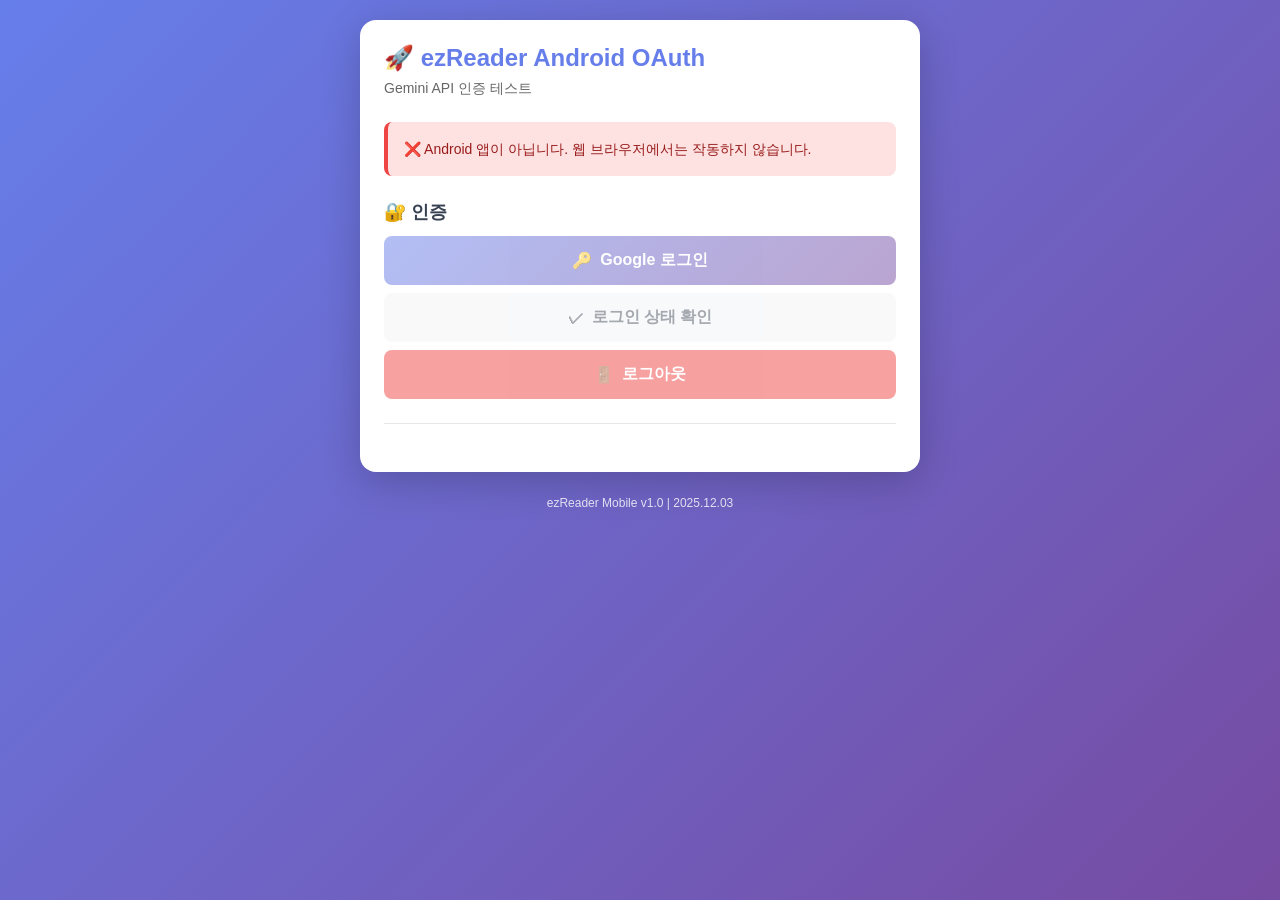
<file: android-oauth-test.html>
<!DOCTYPE html>
<html lang="ko">
<head>
    <meta charset="UTF-8">
    <meta name="viewport" content="width=device-width, initial-scale=1.0">
    <title>ezReader - Android OAuth 테스트</title>
    <style>
        * {
            margin: 0;
            padding: 0;
            box-sizing: border-box;
        }

        body {
            font-family: -apple-system, BlinkMacSystemFont, 'Segoe UI', Roboto, 'Helvetica Neue', Arial, sans-serif;
            padding: 20px;
            max-width: 600px;
            margin: 0 auto;
            background: linear-gradient(135deg, #667eea 0%, #764ba2 100%);
            min-height: 100vh;
            color: #333;
        }

        .container {
            background: white;
            border-radius: 16px;
            padding: 24px;
            box-shadow: 0 10px 40px rgba(0,0,0,0.2);
        }

        h1 {
            font-size: 24px;
            margin-bottom: 8px;
            color: #667eea;
            display: flex;
            align-items: center;
            gap: 8px;
        }

        .subtitle {
            color: #666;
            font-size: 14px;
            margin-bottom: 24px;
        }

        button {
            width: 100%;
            padding: 14px 24px;
            font-size: 16px;
            margin: 8px 0;
            cursor: pointer;
            border: none;
            border-radius: 8px;
            font-weight: 600;
            transition: all 0.3s ease;
            display: flex;
            align-items: center;
            justify-content: center;
            gap: 8px;
        }

        .btn-primary {
            background: linear-gradient(135deg, #667eea 0%, #764ba2 100%);
            color: white;
        }

        .btn-primary:hover:not(:disabled) {
            transform: translateY(-2px);
            box-shadow: 0 4px 12px rgba(102, 126, 234, 0.4);
        }

        .btn-secondary {
            background: #f3f4f6;
            color: #4b5563;
        }

        .btn-secondary:hover:not(:disabled) {
            background: #e5e7eb;
        }

        .btn-danger {
            background: #ef4444;
            color: white;
        }

        .btn-danger:hover:not(:disabled) {
            background: #dc2626;
        }

        button:disabled {
            opacity: 0.5;
            cursor: not-allowed;
        }

        .status {
            padding: 16px;
            margin: 20px 0;
            border-radius: 8px;
            font-size: 14px;
            line-height: 1.6;
        }

        .status-info {
            background: #dbeafe;
            color: #1e40af;
            border-left: 4px solid #3b82f6;
        }

        .status-success {
            background: #d1fae5;
            color: #065f46;
            border-left: 4px solid #10b981;
        }

        .status-error {
            background: #fee2e2;
            color: #991b1b;
            border-left: 4px solid #ef4444;
        }

        .status-warning {
            background: #fef3c7;
            color: #92400e;
            border-left: 4px solid #f59e0b;
        }

        .result {
            margin-top: 16px;
        }

        .result h3 {
            font-size: 16px;
            margin-bottom: 8px;
            color: #374151;
        }

        .result-item {
            background: #f9fafb;
            padding: 12px;
            border-radius: 6px;
            margin: 8px 0;
            font-family: 'Courier New', monospace;
            font-size: 13px;
            word-break: break-all;
        }

        .result-item strong {
            color: #667eea;
            display: block;
            margin-bottom: 4px;
            font-family: -apple-system, BlinkMacSystemFont, 'Segoe UI', Roboto, sans-serif;
        }

        .divider {
            height: 1px;
            background: #e5e7eb;
            margin: 24px 0;
        }

        .section-title {
            font-size: 18px;
            font-weight: 600;
            margin: 24px 0 12px 0;
            color: #374151;
        }

        .badge {
            display: inline-block;
            padding: 4px 12px;
            border-radius: 12px;
            font-size: 12px;
            font-weight: 600;
            margin-left: 8px;
        }

        .badge-success {
            background: #d1fae5;
            color: #065f46;
        }

        .badge-error {
            background: #fee2e2;
            color: #991b1b;
        }

        .footer {
            margin-top: 24px;
            text-align: center;
            color: white;
            font-size: 12px;
            opacity: 0.8;
        }

        @keyframes spin {
            to { transform: rotate(360deg); }
        }

        .spinner {
            display: inline-block;
            animation: spin 1s linear infinite;
        }
    </style>
</head>
<body>
    <div class="container">
        <h1>
            🚀 ezReader Android OAuth
        </h1>
        <div class="subtitle">Gemini API 인증 테스트</div>
        
        <div id="status" class="status status-info">
            <div id="statusText">상태 확인 중...</div>
        </div>
        
        <div class="section-title">🔐 인증</div>
        <button id="loginBtn" class="btn-primary" onclick="requestAuth()">
            <span>🔑</span>
            <span>Google 로그인</span>
        </button>
        
        <button id="checkBtn" class="btn-secondary" onclick="checkLoginStatus()">
            <span>✓</span>
            <span>로그인 상태 확인</span>
        </button>
        
        <button id="logoutBtn" class="btn-danger" onclick="logout()">
            <span>🚪</span>
            <span>로그아웃</span>
        </button>
        
        <div class="divider"></div>
        
        <div id="result"></div>
    </div>

    <div class="footer">
        ezReader Mobile v1.0 | 2025.12.03
    </div>

    <script>
        // ============================================
        // 1. 환경 감지
        // ============================================
        
        function isAndroidApp() {
            return typeof window.Android !== 'undefined';
        }
        
        // 페이지 로드 시 자동 확인
        window.addEventListener('DOMContentLoaded', function() {
            console.log('🔍 환경 감지 중...');
            console.log('User Agent:', navigator.userAgent);
            console.log('window.Android:', window.Android);
            
            if (isAndroidApp()) {
                updateStatus('success', '✅ Android 앱 환경 감지됨');
                
                // 사용 가능한 메서드 확인
                const methods = ['requestGeminiAuth', 'isGeminiAuthAvailable', 'signOut'];
                const available = methods.filter(m => typeof window.Android[m] === 'function');
                
                console.log('✅ 사용 가능한 메서드:', available);
                
                // 자동으로 로그인 상태 확인
                setTimeout(checkLoginStatus, 500);
            } else {
                updateStatus('error', '❌ Android 앱이 아닙니다. 웹 브라우저에서는 작동하지 않습니다.');
                document.getElementById('loginBtn').disabled = true;
                document.getElementById('checkBtn').disabled = true;
                document.getElementById('logoutBtn').disabled = true;
            }
        });
        
        // ============================================
        // 2. Gemini 인증 요청
        // ============================================
        
        function requestAuth() {
            if (!isAndroidApp()) {
                alert('Android 앱에서만 사용 가능합니다.');
                return;
            }
            
            updateStatus('info', '🔄 인증 진행 중... <span class="spinner">⏳</span>');
            clearResult();
            
            try {
                console.log('🔐 [Android] requestGeminiAuth() 호출');
                window.Android.requestGeminiAuth();
            } catch (error) {
                console.error('❌ 인증 요청 실패:', error);
                updateStatus('error', '❌ 인증 요청 실패: ' + error.message);
            }
        }
        
        // ============================================
        // 3. 로그인 상태 확인
        // ============================================
        
        function checkLoginStatus() {
            if (!isAndroidApp()) {
                alert('Android 앱에서만 사용 가능합니다.');
                return;
            }
            
            try {
                console.log('🔍 [Android] isGeminiAuthAvailable() 호출');
                const isLoggedIn = window.Android.isGeminiAuthAvailable();
                
                console.log('로그인 상태:', isLoggedIn);
                
                if (isLoggedIn) {
                    updateStatus('success', '✅ 로그인되어 있습니다 <span class="badge badge-success">활성</span>');
                } else {
                    updateStatus('info', 'ℹ️ 로그인이 필요합니다');
                }
            } catch (error) {
                console.error('❌ 상태 확인 실패:', error);
                updateStatus('error', '❌ 상태 확인 실패: ' + error.message);
            }
        }
        
        // ============================================
        // 4. 로그아웃
        // ============================================
        
        function logout() {
            if (!isAndroidApp()) {
                alert('Android 앱에서만 사용 가능합니다.');
                return;
            }
            
            if (!confirm('정말 로그아웃 하시겠습니까?')) {
                return;
            }
            
            try {
                console.log('🚪 [Android] signOut() 호출');
                window.Android.signOut();
                updateStatus('success', '✅ 로그아웃되었습니다');
                clearResult();
            } catch (error) {
                console.error('❌ 로그아웃 실패:', error);
                updateStatus('error', '❌ 로그아웃 실패: ' + error.message);
            }
        }
        
        // ============================================
        // 5. 인증 성공 콜백
        // ============================================
        
        window.onGeminiAuthSuccess = function(result) {
            console.log('✅ [Callback] 인증 성공!', result);
            
            const token = result.token || '';
            const tokenPreview = token.length > 30 
                ? token.substring(0, 30) + '...' 
                : token;
            
            updateStatus('success', '✅ 인증 성공! 토큰을 받았습니다.');
            
            // 결과 표시
            const html = `
                <div class="section-title">📋 인증 결과</div>
                <div class="result-item">
                    <strong>토큰:</strong>
                    ${tokenPreview}
                </div>
                <div class="result-item">
                    <strong>토큰 길이:</strong>
                    ${token.length} 문자
                </div>
                ${result.tokenType ? `
                <div class="result-item">
                    <strong>토큰 타입:</strong>
                    ${result.tokenType}
                </div>
                ` : ''}
                ${result.expiresIn ? `
                <div class="result-item">
                    <strong>만료 시간:</strong>
                    ${result.expiresIn}초 (${Math.floor(result.expiresIn / 60)}분)
                </div>
                ` : ''}
                ${result.userInfo ? `
                <div class="section-title">👤 사용자 정보</div>
                ${result.userInfo.email ? `
                <div class="result-item">
                    <strong>이메일:</strong>
                    ${result.userInfo.email}
                </div>
                ` : ''}
                ${result.userInfo.name ? `
                <div class="result-item">
                    <strong>이름:</strong>
                    ${result.userInfo.name}
                </div>
                ` : ''}
                ${result.userInfo.picture ? `
                <div class="result-item">
                    <strong>프로필 사진:</strong>
                    <img src="${result.userInfo.picture}" style="width: 48px; height: 48px; border-radius: 50%; margin-top: 8px;">
                </div>
                ` : ''}
                ` : ''}
                <button class="btn-secondary" onclick="testGeminiAPI('${token}')">
                    <span>🤖</span>
                    <span>Gemini API 테스트</span>
                </button>
            `;
            
            document.getElementById('result').innerHTML = html;
        };
        
        // ============================================
        // 6. 인증 실패 콜백
        // ============================================
        
        window.onGeminiAuthError = function(result) {
            console.error('❌ [Callback] 인증 실패:', result);
            
            updateStatus('error', '❌ 인증 실패: ' + (result.error || '알 수 없는 오류'));
            
            const html = `
                <div class="section-title">❌ 에러 정보</div>
                <div class="result-item">
                    <strong>에러 메시지:</strong>
                    ${result.error || '알 수 없는 오류'}
                </div>
                ${result.errorCode ? `
                <div class="result-item">
                    <strong>에러 코드:</strong>
                    ${result.errorCode}
                </div>
                ` : ''}
                ${result.details ? `
                <div class="result-item">
                    <strong>상세 정보:</strong>
                    ${result.details}
                </div>
                ` : ''}
            `;
            
            document.getElementById('result').innerHTML = html;
        };
        
        // ============================================
        // 7. Gemini API 테스트
        // ============================================
        
        async function testGeminiAPI(token) {
            updateStatus('info', '🔄 Gemini API 호출 중... <span class="spinner">⏳</span>');
            
            try {
                const response = await fetch('https://generativelanguage.googleapis.com/v1beta/models', {
                    method: 'GET',
                    headers: {
                        'Authorization': `Bearer ${token}`,
                        'Content-Type': 'application/json'
                    }
                });
                
                console.log('API 응답 상태:', response.status);
                
                if (response.ok) {
                    const data = await response.json();
                    console.log('✅ API 응답:', data);
                    
                    updateStatus('success', '✅ Gemini API 호출 성공!');
                    
                    const models = data.models || [];
                    const modelList = models.slice(0, 5).map(m => 
                        `<div class="result-item"><strong>•</strong> ${m.name || m.displayName || 'Unknown'}</div>`
                    ).join('');
                    
                    const html = `
                        <div class="section-title">🤖 API 응답</div>
                        <div class="result-item">
                            <strong>사용 가능한 모델 (상위 5개):</strong>
                        </div>
                        ${modelList || '<div class="result-item">모델 정보 없음</div>'}
                        <div class="result-item">
                            <strong>총 모델 수:</strong>
                            ${models.length}개
                        </div>
                    `;
                    
                    document.getElementById('result').innerHTML += html;
                } else {
                    const errorText = await response.text();
                    console.error('❌ API 오류:', response.status, errorText);
                    
                    updateStatus('error', `❌ API 호출 실패: ${response.status}`);
                    
                    const html = `
                        <div class="section-title">❌ API 오류</div>
                        <div class="result-item">
                            <strong>상태 코드:</strong>
                            ${response.status}
                        </div>
                        <div class="result-item">
                            <strong>메시지:</strong>
                            ${errorText.substring(0, 200)}
                        </div>
                    `;
                    
                    document.getElementById('result').innerHTML += html;
                }
            } catch (error) {
                console.error('❌ 네트워크 오류:', error);
                updateStatus('error', '❌ 네트워크 오류: ' + error.message);
            }
        }
        
        // ============================================
        // 8. UI 업데이트 헬퍼
        // ============================================
        
        function updateStatus(type, message) {
            const statusDiv = document.getElementById('status');
            const statusText = document.getElementById('statusText');
            
            statusDiv.className = `status status-${type}`;
            statusText.innerHTML = message;
        }
        
        function clearResult() {
            document.getElementById('result').innerHTML = '';
        }
        
        // ============================================
        // 9. 디버그 정보
        // ============================================
        
        console.log('='.repeat(50));
        console.log('ezReader Android OAuth 테스트 페이지');
        console.log('='.repeat(50));
        console.log('User Agent:', navigator.userAgent);
        console.log('window.Android:', window.Android);
        console.log('='.repeat(50));
    </script>
</body>
</html>
</file>
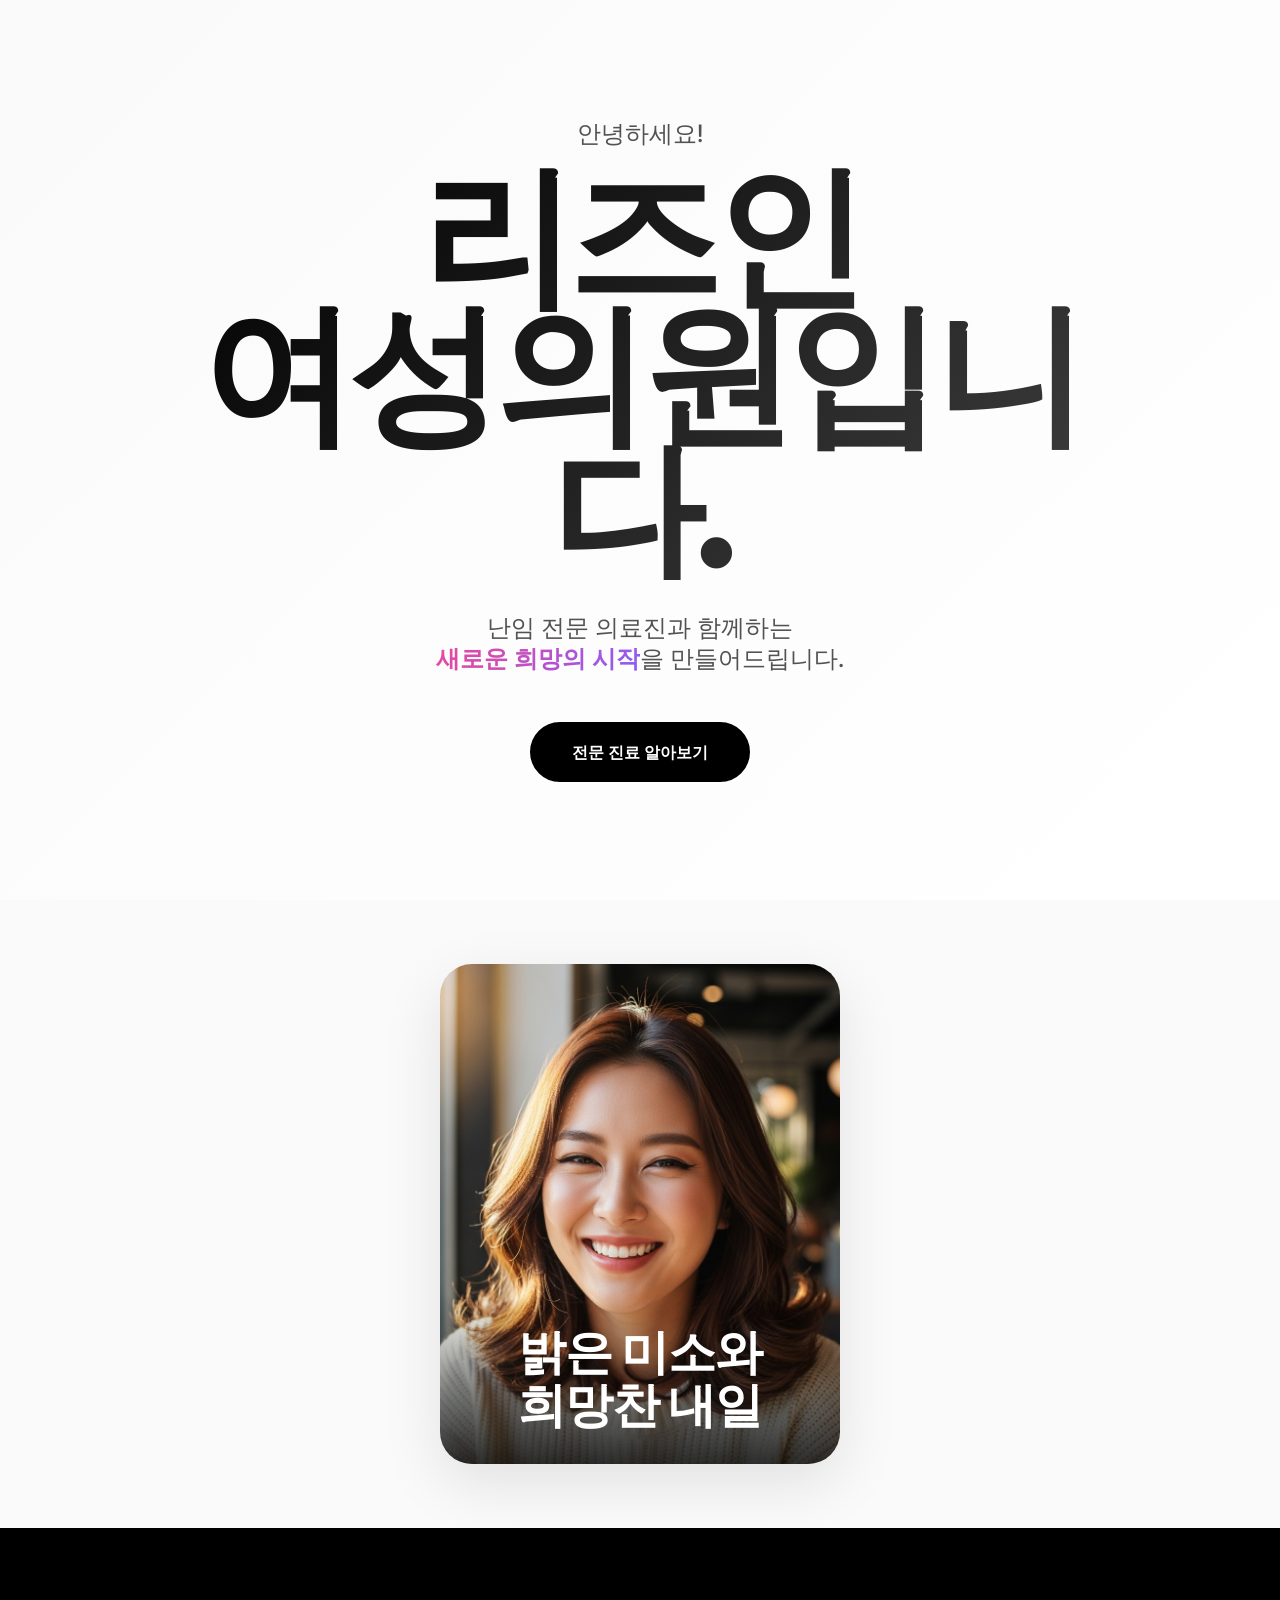
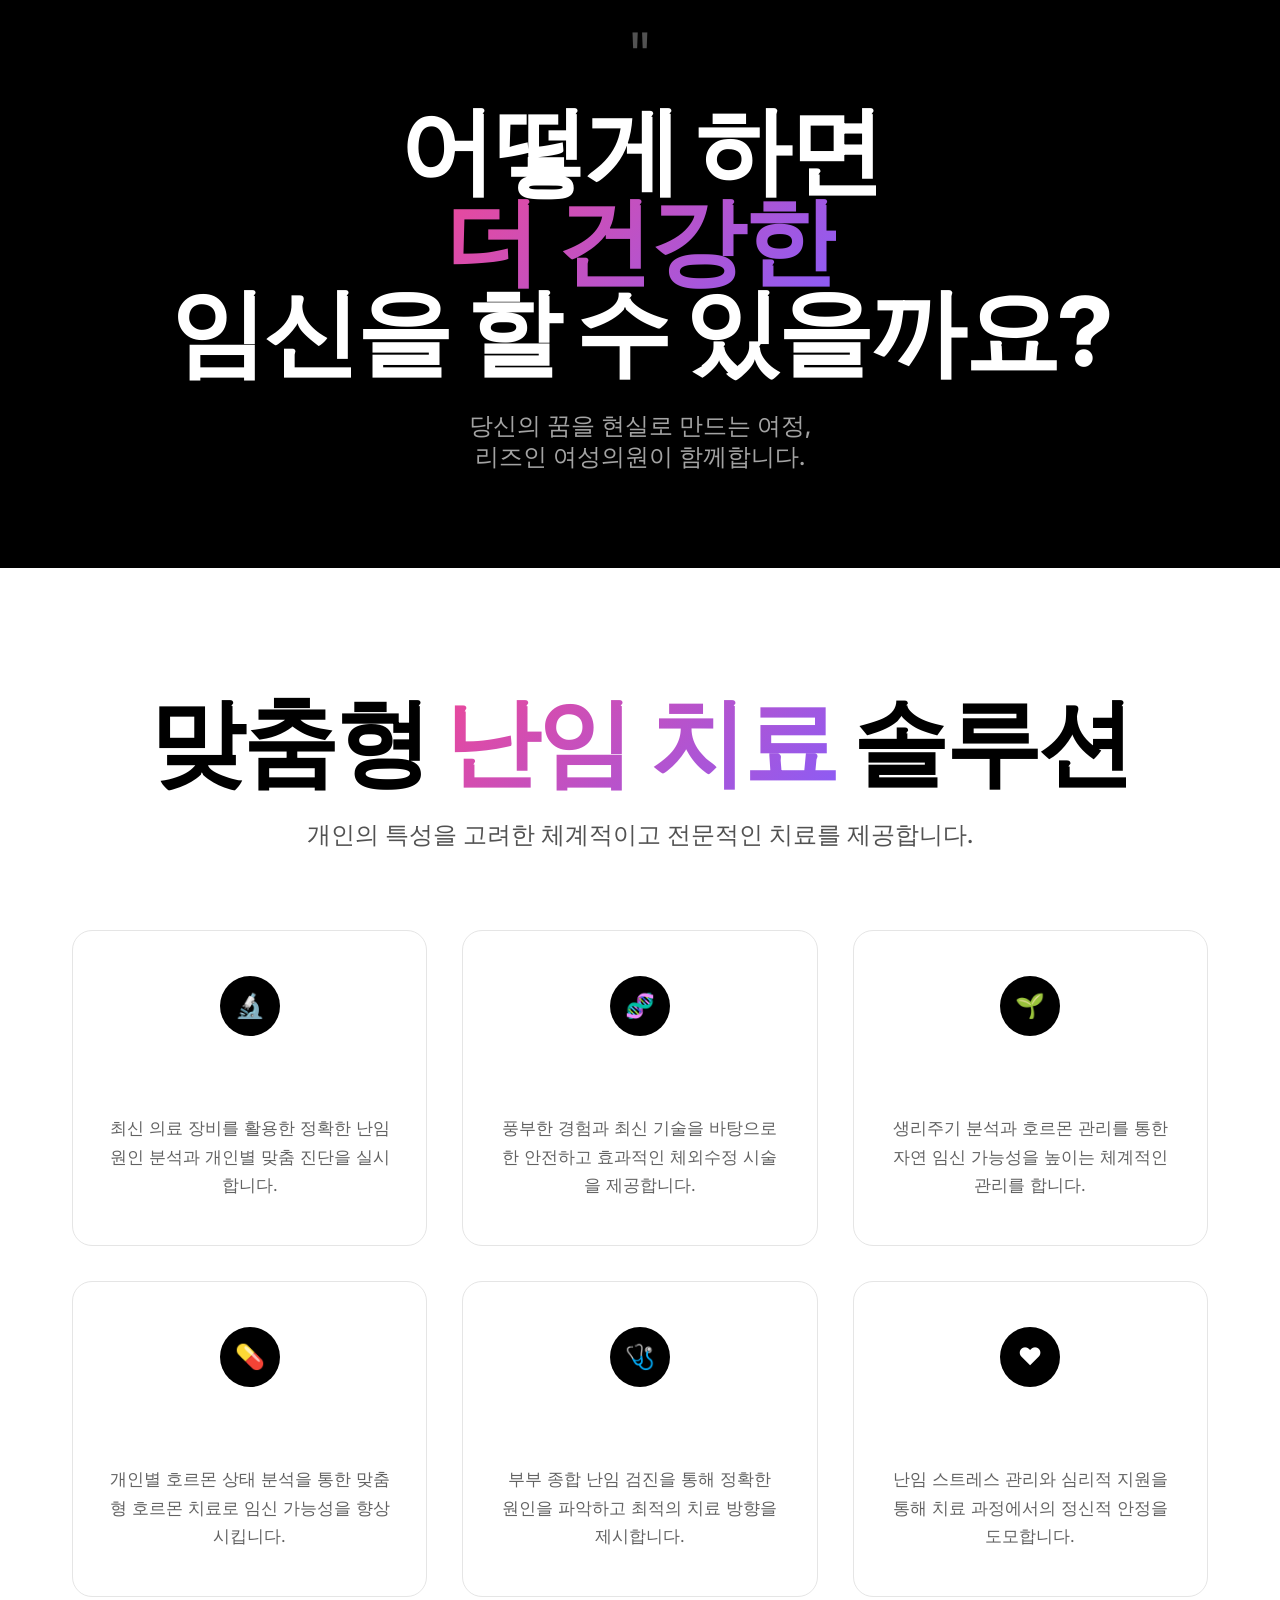
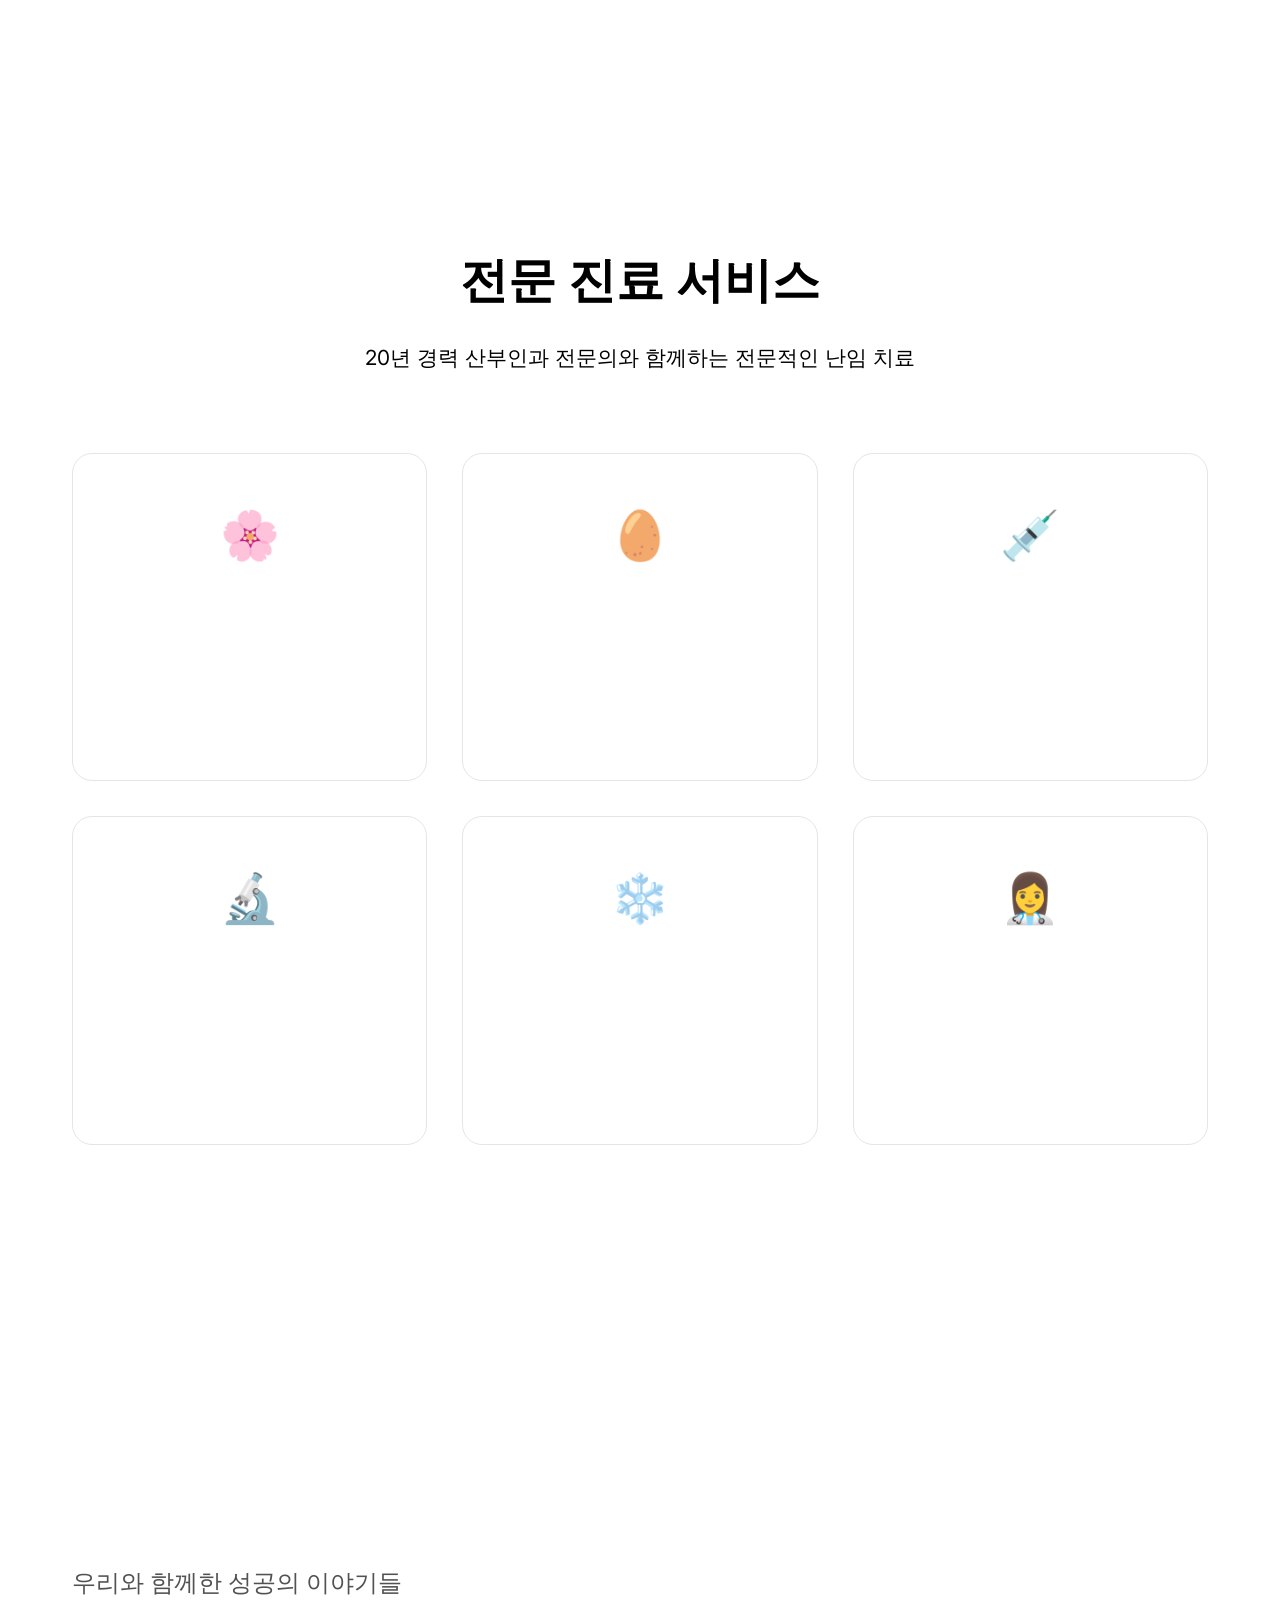
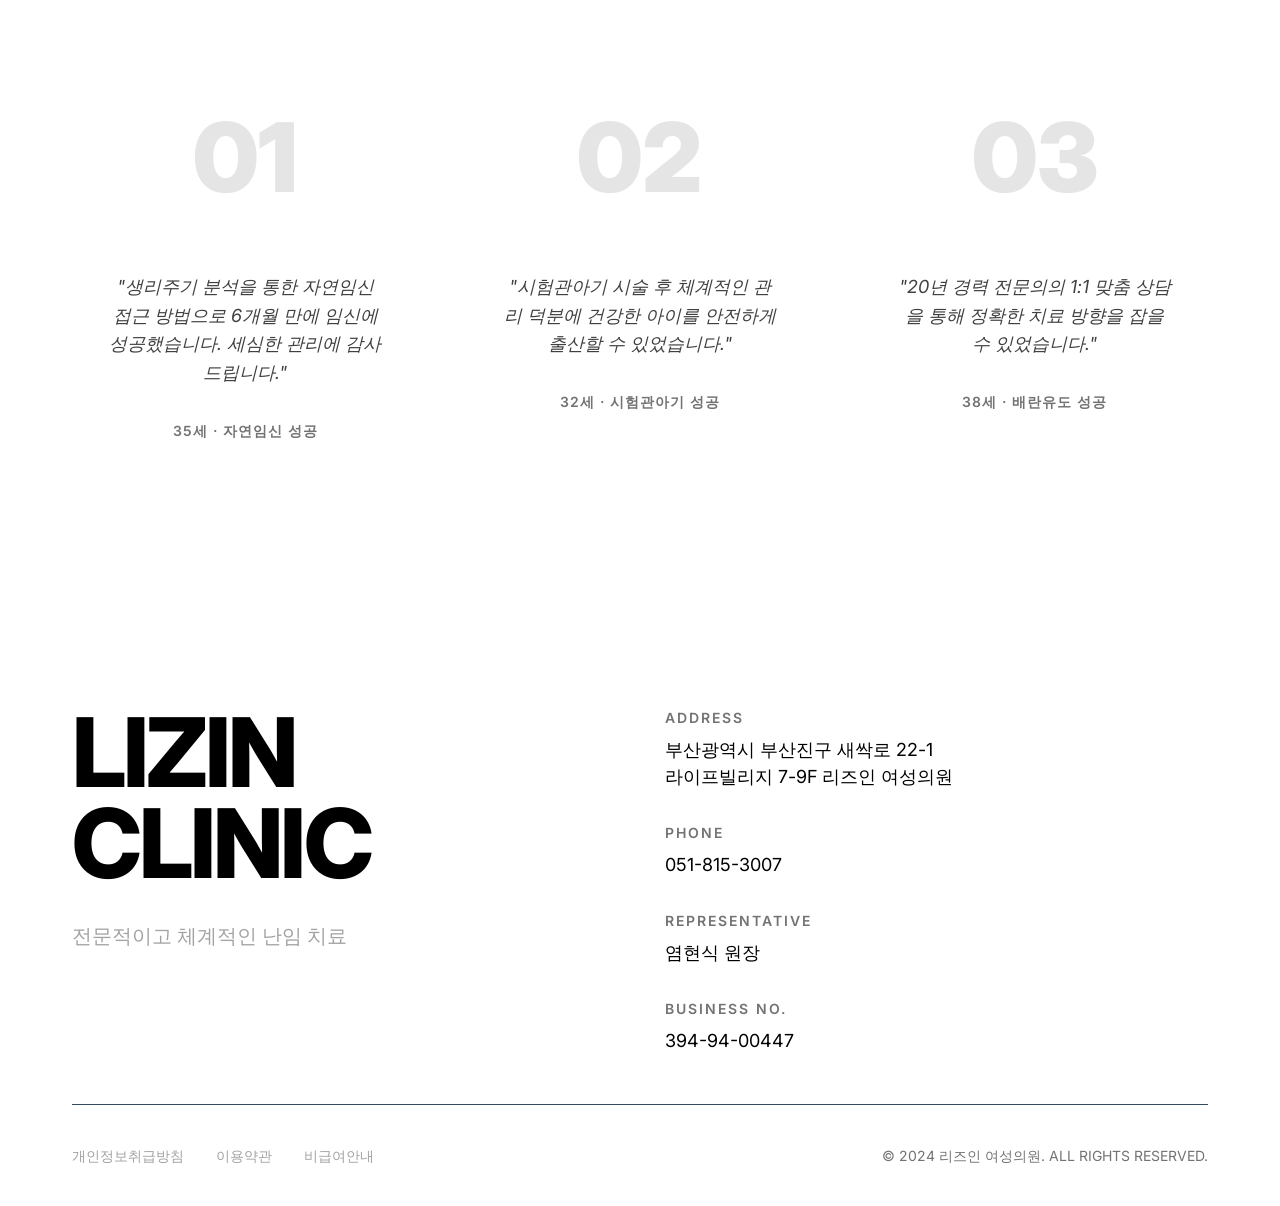
<file: html/hompage/lizin0.html>
<html lang="ko"><head>
    <meta charset="UTF-8">
    <meta name="viewport" content="width=device-width, initial-scale=1.0">
    <title>리즈인 여성의원</title>
    <link href="https://fonts.googleapis.com/css2?family=Inter:wght@300;400;500;600;700;800;900&amp;display=swap" rel="stylesheet">
    <style>
        * {
            margin: 0;
            padding: 0;
            box-sizing: border-box;
        }

        :root {
            --primary-black: #000000;
            --primary-white: #ffffff;
            --gray-50: #fafafa;
            --gray-100: #f5f5f5;
            --gray-200: #e5e5e5;
            --gray-300: #d4d4d4;
            --gray-400: #a3a3a3;
            --gray-500: #737373;
            --gray-600: #525252;
            --gray-700: #404040;
            --gray-800: #262626;
            --gray-900: #171717;
            --accent-pink: #ec4899;
            --accent-purple: #8b5cf6;
        }

        body {
            font-family: 'Inter', sans-serif;
            background-color: var(--primary-white);
            color: var(--primary-black);
            line-height: 1.5;
            overflow-x: hidden;
        }

        /* Typography */
        .text-massive {
            font-size: clamp(3rem, 12vw, 10rem);
            font-weight: 900;
            line-height: 0.9;
            letter-spacing: -0.05em;
        }

        .text-huge {
            font-size: clamp(2rem, 8vw, 6rem);
            font-weight: 800;
            line-height: 0.95;
            letter-spacing: -0.03em;
        }

        .text-big {
            font-size: clamp(1.5rem, 4vw, 3rem);
            font-weight: 700;
            line-height: 1.1;
            letter-spacing: -0.02em;
        }

        .text-medium {
            font-size: clamp(1rem, 2.5vw, 1.5rem);
            font-weight: 500;
            line-height: 1.3;
        }

        .text-small {
            font-size: 0.875rem;
            font-weight: 400;
            line-height: 1.4;
        }

        /* Layout */
        .container {
            max-width: 1200px;
            margin: 0 auto;
            padding: 0 2rem;
        }

        .section {
            padding: 8rem 0;
        }

        .section-sm {
            padding: 4rem 0;
        }

        /* Hero Section */
        .hero {
            min-height: 100vh;
            display: flex;
            align-items: center;
            justify-content: center;
            text-align: center;
            position: relative;
            background: linear-gradient(135deg, var(--gray-50) 0%, var(--primary-white) 100%);
        }

        .hero-content {
            max-width: 900px;
            margin: 0 auto;
        }

        .hero-greeting {
            color: var(--gray-600);
            margin-bottom: 1rem;
            font-weight: 500;
        }

        .hero-title {
            margin-bottom: 2rem;
            background: linear-gradient(135deg, var(--primary-black) 0%, var(--gray-700) 100%);
            -webkit-background-clip: text;
            -webkit-text-fill-color: transparent;
            background-clip: text;
        }

        .hero-subtitle {
            color: var(--gray-600);
            margin-bottom: 3rem;
            max-width: 600px;
            margin-left: auto;
            margin-right: auto;
        }

        .hero-cta {
            display: inline-block;
            background: var(--primary-black);
            color: var(--primary-white);
            padding: 1rem 2.5rem;
            border-radius: 2rem;
            text-decoration: none;
            font-weight: 600;
            transition: all 0.3s ease;
            border: 2px solid var(--primary-black);
        }

        .hero-cta:hover {
            background: var(--primary-white);
            color: var(--primary-black);
            transform: translateY(-2px);
            box-shadow: 0 10px 30px rgba(0, 0, 0, 0.1);
        }

        .highlight {
            background: linear-gradient(135deg, var(--accent-pink) 0%, var(--accent-purple) 100%);
            -webkit-background-clip: text;
            -webkit-text-fill-color: transparent;
            background-clip: text;
            font-weight: 800;
        }

        /* Photo Section */
        .photo-section {
            background: var(--gray-50);
        }

        .photo-container {
            display: flex;
            align-items: center;
            justify-content: center;
        }

        .photo-wrapper {
            position: relative;
            width: 400px;
            height: 500px;
            border-radius: 2rem;
            overflow: hidden;
            box-shadow: 0 20px 60px rgba(0, 0, 0, 0.1);
        }

        .photo-wrapper img {
            width: 100%;
            height: 100%;
            object-fit: cover;
        }

        .photo-overlay {
            position: absolute;
            bottom: 0;
            left: 0;
            right: 0;
            background: linear-gradient(transparent, rgba(0, 0, 0, 0.8));
            color: white;
            padding: 2rem;
            text-align: center;
        }

        /* Quote Section */
        .quote-section {
            background: var(--primary-black);
            color: var(--primary-white);
            text-align: center;
            padding: 6rem 0;
        }

        .quote-mark {
            font-size: 4rem;
            color: var(--gray-600);
            line-height: 1;
            margin-bottom: 1rem;
        }

        /* Animations */
        @keyframes fadeInUp {
            from {
                opacity: 0;
                transform: translateY(30px);
            }
            to {
                opacity: 1;
                transform: translateY(0);
            }
        }

        .fade-in {
            animation: fadeInUp 0.8s ease-out;
        }

        /* Services Grid */
        .services-grid {
            display: grid;
            grid-template-columns: repeat(auto-fit, minmax(300px, 1fr));
            gap: 3rem;
            margin-top: 4rem;
        }

        .service-card {
            padding: 3rem;
            background: var(--primary-white);
            border-radius: 1.5rem;
            border: 1px solid var(--gray-200);
            transition: all 0.3s ease;
            text-align: center;
        }

        .service-card:hover {
            transform: translateY(-8px);
            box-shadow: 0 20px 40px rgba(0, 0, 0, 0.1);
            border-color: var(--primary-black);
        }

        .service-icon {
            width: 60px;
            height: 60px;
            background: var(--primary-black);
            color: var(--primary-white);
            border-radius: 50%;
            display: flex;
            align-items: center;
            justify-content: center;
            margin: 0 auto 1.5rem;
            font-size: 1.5rem;
        }

        .service-title {
            font-size: 1.25rem;
            font-weight: 700;
            margin-bottom: 1rem;
        }

        .service-description {
            color: var(--gray-600);
            line-height: 1.6;
        }

        /* Testimonials Section */
        .testimonials {
            background: var(--white);
            padding: 120px 0;
        }

        .testimonials-subtitle {
            color: var(--gray-600);
            margin-bottom: 4rem;
        }

        .testimonials-grid {
            display: grid;
            grid-template-columns: repeat(3, 1fr);
            gap: 3rem;
            margin-top: 4rem;
        }

        .testimonial-card {
            background: rgba(0, 0, 0, 0.05);
            border-radius: 0;
            padding: 3rem 2.5rem;
            transition: all 0.3s ease;
            position: relative;
        }

        .testimonial-card:hover {
            background: rgba(0, 0, 0, 0.08);
            transform: translateY(-10px);
        }

        .testimonial-number {
            font-size: 6rem;
            font-weight: 900;
            color: rgba(0, 0, 0, 0.1);
            line-height: 1;
            margin-bottom: 1rem;
        }

        .testimonial-content h3 {
            margin-bottom: 1.5rem;
        }

        .testimonial-text {
            font-size: 1.125rem;
            line-height: 1.6;
            color: var(--gray-700);
            margin-bottom: 2rem;
            font-style: italic;
        }

        .testimonial-details {
            font-size: 0.875rem;
            color: var(--gray-500);
            font-weight: 600;
            letter-spacing: 1px;
            text-transform: uppercase;
        }

        /* Footer */
        .footer {
            background: var(--black);
            color: var(--white);
            padding: 100px 0 40px;
        }

        .footer-content {
            display: grid;
            grid-template-columns: 2fr 1fr;
            gap: 6rem;
            margin-bottom: 4rem;
        }

        .footer-title {
            color: var(--white);
            margin-bottom: 2rem;
        }

        .footer-description {
            font-size: 1.25rem;
            color: var(--gray-400);
        }

        .footer-contact {
            display: flex;
            flex-direction: column;
            gap: 2rem;
        }

        .contact-item {
            display: flex;
            flex-direction: column;
            gap: 0.5rem;
        }

        .contact-label {
            font-size: 0.875rem;
            color: var(--gray-500);
            font-weight: 600;
            letter-spacing: 2px;
            text-transform: uppercase;
        }

        .contact-value {
            font-size: 1.125rem;
            color: var(--white);
            font-weight: 400;
        }

        .footer-bottom {
            display: flex;
            justify-content: space-between;
            align-items: center;
            padding-top: 3rem;
            border-top: 1px solid var(--gray-800);
        }

        .footer-links {
            display: flex;
            gap: 2rem;
        }

        .footer-link {
            color: var(--gray-400);
            font-size: 0.875rem;
            text-decoration: none;
            transition: color 0.3s ease;
        }

        .footer-link:hover {
            color: var(--white);
        }

        .footer-copyright {
            font-size: 0.875rem;
            color: var(--gray-500);
            margin: 0;
        }

        /* Animated Background Elements */
        .floating-elements {
            position: absolute;
            width: 100%;
            height: 100%;
            overflow: hidden;
            z-index: 1;
        }

        .floating-element {
            position: absolute;
            background: rgba(255, 255, 255, 0.1);
            border-radius: 50%;
            animation: float 6s ease-in-out infinite;
        }

        .floating-element:nth-child(1) {
            width: 80px;
            height: 80px;
            top: 20%;
            left: 10%;
            animation-delay: 0s;
        }

        .floating-element:nth-child(2) {
            width: 120px;
            height: 120px;
            top: 60%;
            right: 15%;
            animation-delay: 2s;
        }

        .floating-element:nth-child(3) {
            width: 60px;
            height: 60px;
            bottom: 20%;
            left: 20%;
            animation-delay: 4s;
        }

        @keyframes float {
            0%, 100% {
                transform: translateY(0px) rotate(0deg);
                opacity: 0.7;
            }
            50% {
                transform: translateY(-20px) rotate(180deg);
                opacity: 1;
            }
        }

        /* About Section */
        .about {
            padding: 120px 0;
            background: var(--white);
            position: relative;
        }

        .section-title {
            font-family: 'Playfair Display', serif;
            text-align: center;
            font-size: 3rem;
            font-weight: 700;
            margin-bottom: 25px;
            color: var(--dark-color);
            position: relative;
        }

        .section-title::after {
            content: '';
            position: absolute;
            bottom: -10px;
            left: 50%;
            transform: translateX(-50%);
            width: 60px;
            height: 3px;
            background: var(--primary-color);
        }

        .section-subtitle {
            text-align: center;
            font-size: 1.3rem;
            color: var(--text-light);
            margin-bottom: 80px;
            max-width: 600px;
            margin-left: auto;
            margin-right: auto;
        }

        .about-grid {
            display: grid;
            grid-template-columns: 1fr 1fr;
            gap: 80px;
            align-items: center;
        }

        .about-text h3 {
            font-family: 'Playfair Display', serif;
            font-size: 2.5rem;
            font-weight: 600;
            margin-bottom: 25px;
            color: var(--dark-color);
        }

        .about-text p {
            font-size: 1.2rem;
            line-height: 1.9;
            margin-bottom: 25px;
            color: var(--text-light);
        }

        .highlight {
            color: var(--secondary-color);
            font-weight: 600;
            position: relative;
        }

        .stats-grid {
            display: grid;
            grid-template-columns: repeat(2, 1fr);
            gap: 30px;
            margin-top: 40px;
        }

        .stat-item {
            text-align: center;
            padding: 25px;
            background: var(--light-color);
            border-radius: 15px;
            transition: all 0.3s ease;
        }

        .stat-item:hover {
            transform: translateY(-5px);
            box-shadow: 0 10px 30px rgba(0, 0, 0, 0.1);
        }

        .stat-number {
            font-size: 2.5rem;
            font-weight: 700;
            color: var(--primary-color);
            display: block;
        }

        .stat-label {
            font-size: 1rem;
            color: var(--text-light);
            margin-top: 5px;
        }

        .about-image {
            position: relative;
        }

        .about-image img {
            width: 100%;
            border-radius: 20px;
            box-shadow: 0 25px 50px rgba(0, 0, 0, 0.1);
        }

        /* Women Gallery Section */
        .women-gallery {
            padding: 80px 0;
            background: linear-gradient(135deg, #fafbfc 0%, #f1f3f4 100%);
            position: relative;
        }

        .gallery-container {
            max-width: 800px;
            margin: 0 auto;
            padding: 0 20px;
        }

        .single-image {
            position: relative;
            overflow: hidden;
            border-radius: 25px;
            cursor: pointer;
            transition: all 0.4s ease;
            box-shadow: 0 20px 60px rgba(0, 0, 0, 0.15);
            height: 500px;
        }

        .single-image:hover {
            transform: translateY(-10px);
            box-shadow: 0 30px 80px rgba(0, 0, 0, 0.25);
        }

        .single-image img {
            width: 100%;
            height: 100%;
            object-fit: cover;
            transition: all 0.4s ease;
        }

        .single-image:hover img {
            transform: scale(1.05);
        }

        .single-image .image-overlay {
            position: absolute;
            bottom: 0;
            left: 0;
            right: 0;
            background: linear-gradient(transparent, rgba(0, 0, 0, 0.7));
            color: white;
            padding: 40px 30px 30px;
            transform: translateY(100%);
            transition: all 0.4s ease;
        }

        .single-image:hover .image-overlay {
            transform: translateY(0);
        }

        .single-image .image-overlay h3 {
            font-family: 'Playfair Display', serif;
            font-size: 2rem;
            font-weight: 600;
            margin: 0;
            text-align: center;
            opacity: 0;
            animation: fadeInUp 0.6s ease 0.2s forwards;
        }

        .single-image:hover .image-overlay h3 {
            animation: fadeInUp 0.6s ease forwards;
        }

        /* Special Features Section */
        .special-features {
            padding: 120px 0;
            background: linear-gradient(135deg, #f8f9fa 0%, #e9ecef 100%);
            position: relative;
        }

        .features-grid {
            display: grid;
            grid-template-columns: repeat(auto-fit, minmax(320px, 1fr));
            gap: 40px;
            margin-top: 80px;
        }

        .special-card {
            background: var(--white);
            padding: 50px 35px;
            border-radius: 25px;
            text-align: center;
            box-shadow: 0 15px 40px rgba(0, 0, 0, 0.08);
            transition: all 0.4s ease;
            border: 2px solid transparent;
            position: relative;
            overflow: hidden;
        }

        .special-card::before {
            content: '';
            position: absolute;
            top: 0;
            left: -100%;
            width: 100%;
            height: 100%;
            background: linear-gradient(90deg, transparent, rgba(207, 179, 179, 0.1), transparent);
            transition: left 0.6s ease;
        }

        .special-card:hover::before {
            left: 100%;
        }

        .special-card:hover {
            transform: translateY(-15px);
            box-shadow: 0 25px 60px rgba(0, 0, 0, 0.15);
            border-color: var(--primary-color);
        }

        .special-card .icon {
            font-size: 3.5rem;
            color: var(--primary-color);
            margin-bottom: 25px;
            transition: all 0.3s ease;
        }

        .special-card:hover .icon {
            transform: scale(1.1);
            color: var(--secondary-color);
        }

        .special-card h3 {
            font-family: 'Playfair Display', serif;
            font-size: 1.8rem;
            font-weight: 600;
            margin-bottom: 20px;
            color: var(--dark-color);
        }

        .special-card p {
            color: var(--text-light);
            line-height: 1.7;
            font-size: 1.1rem;
        }

        /* Services Section */
        .services {
            padding: 120px 0;
            background: var(--white);
        }

        .services-grid {
            display: grid;
            grid-template-columns: repeat(auto-fit, minmax(300px, 1fr));
            gap: 35px;
            margin-top: 80px;
        }

        .service-card {
            background: var(--gradient-primary);
            color: white;
            padding: 45px 35px;
            border-radius: 20px;
            text-align: center;
            transition: all 0.4s ease;
            position: relative;
            overflow: hidden;
            cursor: pointer;
        }

        .service-card::before {
            content: '';
            position: absolute;
            top: 0;
            left: -100%;
            width: 100%;
            height: 100%;
            background: linear-gradient(90deg, transparent, rgba(255, 255, 255, 0.2), transparent);
            transition: left 0.6s ease;
        }

        .service-card:hover::before {
            left: 100%;
        }

        .service-card:hover {
            transform: translateY(-10px) scale(1.02);
            box-shadow: 0 20px 50px rgba(207, 179, 179, 0.3);
        }

        .service-card .icon {
            font-size: 3rem;
            margin-bottom: 25px;
            opacity: 0.9;
            transition: all 0.3s ease;
        }

        .service-card:hover .icon {
            transform: scale(1.1);
            opacity: 1;
        }

        .service-card h3 {
            font-family: 'Playfair Display', serif;
            font-size: 1.5rem;
            font-weight: 600;
            margin-bottom: 18px;
        }

        .service-card p {
            opacity: 0.9;
            line-height: 1.7;
            font-size: 1.05rem;
        }

        /* Testimonials */
        .testimonials {
            padding: 120px 0;
            background: var(--gradient-hero);
            color: white;
            position: relative;
        }

        .testimonials::before {
            content: '';
            position: absolute;
            top: 0;
            left: 0;
            right: 0;
            bottom: 0;
            background: var(--gradient-overlay);
            opacity: 0.8;
        }

        .testimonials .container {
            position: relative;
            z-index: 2;
        }

        .testimonial-grid {
            display: grid;
            grid-template-columns: repeat(auto-fit, minmax(350px, 1fr));
            gap: 40px;
            margin-top: 80px;
        }

        .testimonial-card {
            background: rgba(255, 255, 255, 0.15);
            backdrop-filter: blur(20px);
            padding: 45px 35px;
            border-radius: 25px;
            text-align: center;
            border: 1px solid rgba(255, 255, 255, 0.2);
            transition: all 0.3s ease;
        }

        .testimonial-card:hover {
            transform: translateY(-8px);
            background: rgba(255, 255, 255, 0.2);
        }

        .testimonial-card .quote {
            font-size: 1.3rem;
            line-height: 1.8;
            margin-bottom: 25px;
            font-style: italic;
            position: relative;
        }

        .testimonial-card .quote::before {
            content: '"';
            font-size: 4rem;
            position: absolute;
            top: -20px;
            left: -10px;
            color: rgba(255, 255, 255, 0.3);
            font-family: serif;
        }

        .testimonial-card .author {
            font-weight: 600;
            opacity: 0.9;
            font-size: 1.1rem;
        }

        .testimonial-card .role {
            opacity: 0.7;
            font-size: 0.9rem;
            margin-top: 5px;
        }

        /* Footer */
        footer {
            background: var(--dark-color);
            color: white;
            padding: 80px 0 40px;
            position: relative;
        }

        .footer-content {
            display: grid;
            grid-template-columns: repeat(auto-fit, minmax(280px, 1fr));
            gap: 50px;
            margin-bottom: 50px;
        }

        .footer-section h3 {
            font-family: 'Playfair Display', serif;
            font-size: 1.8rem;
            font-weight: 600;
            margin-bottom: 25px;
            color: var(--primary-color);
        }

        .footer-section p,
        .footer-section a {
            color: #bdc3c7;
            line-height: 1.8;
            text-decoration: none;
            transition: color 0.3s ease;
            font-size: 1.05rem;
        }

        .footer-section a:hover {
            color: var(--primary-color);
        }

        .footer-section ul {
            list-style: none;
        }

        .footer-section ul li {
            margin-bottom: 12px;
        }

        .social-links {
            display: flex;
            gap: 20px;
            margin-top: 20px;
        }

        .social-links a {
            display: inline-flex;
            align-items: center;
            justify-content: center;
            width: 45px;
            height: 45px;
            background: rgba(207, 179, 179, 0.1);
            border-radius: 50%;
            color: var(--primary-color);
            font-size: 1.2rem;
            transition: all 0.3s ease;
        }

        .social-links a:hover {
            background: var(--primary-color);
            color: white;
            transform: translateY(-3px);
        }

        .footer-bottom {
            text-align: center;
            padding-top: 40px;
            border-top: 1px solid #34495e;
            color: #95a5a6;
        }

        /* Animations */
        @keyframes fadeInUp {
            from {
                opacity: 0;
                transform: translateY(40px);
            }
            to {
                opacity: 1;
                transform: translateY(0);
            }
        }

        @keyframes slideInUp {
            from {
                opacity: 0;
                transform: translateY(60px);
            }
            to {
                opacity: 1;
                transform: translateY(0);
            }
        }

        .fade-in {
            opacity: 0;
            transform: translateY(40px);
            transition: all 0.8s ease;
        }

        .fade-in.visible {
            opacity: 1;
            transform: translateY(0);
        }

        /* Mobile Responsive */
        @media (max-width: 1024px) {
            .nav-links {
                display: none;
            }

            .menu-toggle {
                display: block;
            }

            .container {
                padding: 0 1.5rem;
            }

            .section {
                padding: 6rem 0;
            }

            .hero {
                padding: 4rem 0;
                min-height: 90vh;
            }

            .hero h1 {
                font-size: clamp(2.5rem, 8vw, 4rem);
            }

            .hero .subtitle {
                font-size: 1.2rem;
                margin-bottom: 2rem;
            }

            .about-grid {
                grid-template-columns: 1fr;
                gap: 60px;
            }

            .stats-grid {
                grid-template-columns: repeat(2, 1fr);
                gap: 20px;
            }

            .services-grid {
                grid-template-columns: repeat(2, 1fr);
                gap: 2rem;
            }

            .testimonials-grid {
                grid-template-columns: repeat(2, 1fr);
                gap: 2rem;
            }

            .footer-content {
                grid-template-columns: 1fr;
                gap: 3rem;
            }
        }

        @media (max-width: 768px) {
            .container {
                padding: 0 1rem;
            }

            .section {
                padding: 4rem 0;
            }

            .hero {
                padding: 3rem 0;
                min-height: 80vh;
            }

            .hero h1 {
                font-size: clamp(2rem, 10vw, 3rem);
                margin-bottom: 1rem;
            }

            .hero .subtitle {
                font-size: 1.1rem;
                margin-bottom: 1.5rem;
                line-height: 1.4;
            }

            .hero-greeting {
                font-size: 1.2rem;
                margin-bottom: 1rem;
            }

            .section-title {
                font-size: clamp(1.8rem, 6vw, 2.5rem);
                margin-bottom: 1rem;
            }

            .stats-grid {
                grid-template-columns: 1fr;
                gap: 15px;
            }

            .services-grid,
            .features-grid,
            .testimonial-grid,
            .testimonials-grid {
                grid-template-columns: 1fr;
                gap: 1.5rem;
            }

            .service-card,
            .special-card {
                padding: 2rem 1.5rem;
            }

            .testimonial-card {
                padding: 1.5rem;
            }

            .single-image {
                height: 250px;
            }

            .footer-content {
                grid-template-columns: 1fr;
                text-align: center;
                gap: 2rem;
            }

            .footer-bottom {
                flex-direction: column;
                gap: 1rem;
                text-align: center;
            }

            .footer-links {
                order: 2;
                justify-content: center;
            }

            .footer-copyright {
                order: 1;
            }

            .social-links {
                justify-content: center;
            }
        }

        @media (max-width: 480px) {
            .container {
                padding: 0 0.75rem;
            }

            .section {
                padding: 3rem 0;
            }

            .hero {
                padding: 2rem 0;
                min-height: 70vh;
            }

            .hero h1 {
                font-size: clamp(1.8rem, 12vw, 2.5rem);
                margin-bottom: 0.8rem;
                line-height: 1.1;
            }

            .hero .subtitle {
                font-size: 1rem;
                margin-bottom: 1.2rem;
            }

            .hero-greeting {
                font-size: 1.1rem;
                margin-bottom: 0.8rem;
            }

            .section-title {
                font-size: clamp(1.5rem, 8vw, 2rem);
                margin-bottom: 0.8rem;
            }

            .special-card,
            .service-card {
                padding: 1.5rem 1rem;
            }

            .testimonial-card {
                padding: 1.2rem;
            }

            .testimonial-number {
                font-size: 3rem;
            }

            .single-image {
                height: 200px;
            }

            .footer-content {
                gap: 1.5rem;
            }

            .contact-item {
                gap: 0.5rem;
                flex-direction: column;
                text-align: center;
            }

            .contact-label {
                margin-bottom: 0.25rem;
            }

            /* 텍스트 크기 조정 */
            .text-big {
                font-size: clamp(1.2rem, 5vw, 2rem);
            }

            .text-medium {
                font-size: clamp(0.9rem, 3vw, 1.2rem);
            }

            .text-small {
                font-size: 0.8rem;
            }
        }
    </style>
</head>
<body>
    <!-- Hero Section -->
    <section class="hero">
        <div class="container">
            <div class="hero-content fade-in visible">
                <p class="hero-greeting text-medium">안녕하세요!</p>
                <h1 class="hero-title text-massive">리즈인<br>여성의원입니다.</h1>
                <p class="hero-subtitle text-medium">
                    난임 전문 의료진과 함께하는<br>
                    <span class="highlight">새로운 희망의 시작</span>을 만들어드립니다.
                </p>
                <a href="#services" class="hero-cta">전문 진료 알아보기</a>
            </div>
        </div>
    </section>

    <!-- Photo Section -->
    <section class="photo-section section-sm">
        <div class="container">
            <div class="photo-container fade-in visible">
                <div class="photo-wrapper">
                                           <img src="woman.png" alt="밝게 웃고 있는 젊은 여성">

                    <div class="photo-overlay">
                        <h3 class="text-big">밝은 미소와<br>희망찬 내일</h3>
                    </div>
                </div>
            </div>
        </div>
    </section>

    <!-- Quote Section -->
    <section class="quote-section">
        <div class="container">
            <div class="fade-in visible">
                <div class="quote-mark">"</div>
                <h2 class="text-huge">어떻게 하면<br><span class="highlight">더 건강한</span><br>임신을 할 수 있을까요?</h2>
                <p class="text-medium" style="margin-top: 2rem; color: var(--gray-400);">
                    당신의 꿈을 현실로 만드는 여정,<br>
                    리즈인 여성의원이 함께합니다.
                </p>
            </div>
        </div>
    </section>

    <!-- Services Section -->
    <section id="services" class="section">
        <div class="container">
            <div class="fade-in visible">
                <h2 class="text-huge" style="text-align: center; margin-bottom: 2rem;">
                    맞춤형 <span class="highlight">난임 치료</span> 솔루션
                </h2>
                <p class="text-medium" style="text-align: center; color: var(--gray-600); margin-bottom: 4rem;">
                    개인의 특성을 고려한 체계적이고 전문적인 치료를 제공합니다.
                </p>
            </div>
            
            <div class="services-grid">
                <div class="service-card fade-in visible" style="transform: translateY(0px) scale(1);">
                    <div class="service-icon">🔬</div>
                    <h3 class="service-title">정밀 진단</h3>
                    <p class="service-description">
                        최신 의료 장비를 활용한 정확한 난임 원인 분석과 개인별 맞춤 진단을 실시합니다.
                    </p>
                </div>
                
                <div class="service-card fade-in visible" style="transform: translateY(0px) scale(1);">
                    <div class="service-icon">🧬</div>
                    <h3 class="service-title">체외수정</h3>
                    <p class="service-description">
                        풍부한 경험과 최신 기술을 바탕으로 한 안전하고 효과적인 체외수정 시술을 제공합니다.
                    </p>
                </div>
                
                <div class="service-card fade-in visible" style="transform: translateY(0px) scale(1);">
                    <div class="service-icon">🌱</div>
                    <h3 class="service-title">자연 임신 관리</h3>
                    <p class="service-description">
                        생리주기 분석과 호르몬 관리를 통한 자연 임신 가능성을 높이는 체계적인 관리를 합니다.
                    </p>
                </div>
                
                <div class="service-card fade-in visible" style="transform: translateY(0px) scale(1);">
                    <div class="service-icon">💊</div>
                    <h3 class="service-title">호르몬 치료</h3>
                    <p class="service-description">
                        개인별 호르몬 상태 분석을 통한 맞춤형 호르몬 치료로 임신 가능성을 향상시킵니다.
                    </p>
                </div>
                
                <div class="service-card fade-in visible" style="transform: translateY(0px) scale(1);">
                    <div class="service-icon">🩺</div>
                    <h3 class="service-title">종합 검진</h3>
                    <p class="service-description">
                        부부 종합 난임 검진을 통해 정확한 원인을 파악하고 최적의 치료 방향을 제시합니다.
                    </p>
                </div>
                
                <div class="service-card fade-in visible" style="transform: translateY(0px) scale(1);">
                    <div class="service-icon">❤️</div>
                    <h3 class="service-title">심리 상담</h3>
                    <p class="service-description">
                        난임 스트레스 관리와 심리적 지원을 통해 치료 과정에서의 정신적 안정을 도모합니다.
                    </p>
                </div>
            </div>
        </div>
    </section>

    <!-- Services Section -->
    <section id="services" class="services">
        <div class="container">
            <h2 class="section-title fade-in visible">전문 진료 서비스</h2>
            <p class="section-subtitle fade-in visible">20년 경력 산부인과 전문의와 함께하는 전문적인 난임 치료</p>
            
            <div class="services-grid">
                <div class="service-card fade-in visible">
                    <div class="icon">🌸</div>
                    <h3>난임 클리닉</h3>
                    <p>생리 주기의 면밀한 파악부터 체계적인 난임 치료까지, 자연 임신을 위한 전문적인 접근을 제공합니다.</p>
                </div>
                
                <div class="service-card fade-in visible" style="transform: translateY(0px) scale(1);">
                    <div class="icon">🥚</div>
                    <h3>배란 유도</h3>
                    <p>적절한 검사를 통해 자연 임신의 제한점을 확인하고 정확한 배란 유도 치료를 진행합니다.</p>
                </div>
                
                <div class="service-card fade-in visible" style="transform: translateY(0px) scale(1);">
                    <div class="icon">💉</div>
                    <h3>인공 수정</h3>
                    <p>안전하고 효과적인 인공수정 시술로 임신 성공률을 높이는 전문 치료를 제공합니다.</p>
                </div>
                
                <div class="service-card fade-in visible">
                    <div class="icon">🔬</div>
                    <h3>시험관아기 시술</h3>
                    <p>최신 의료 기술과 풍부한 경험을 바탕으로 한 시험관아기 시술을 안전하게 진행합니다.</p>
                </div>
                
                <div class="service-card fade-in visible" style="transform: translateY(0px) scale(1);">
                    <div class="icon">❄️</div>
                    <h3>난자/정자/배아 냉동</h3>
                    <p>미래의 임신을 위한 난자, 정자, 배아 냉동 보관 서비스를 안전하게 제공합니다.</p>
                </div>
                
                <div class="service-card fade-in visible">
                    <div class="icon">👩‍⚕️</div>
                    <h3>1:1 맞춤 상담</h3>
                    <p>20년 경력 산부인과 전문의의 개별 맞춤 상담과 시크릿 진료를 제공합니다.</p>
                </div>
            </div>
        </div>
    </section>

    <!-- Testimonials Section -->
    <section id="testimonials" class="testimonials">
        <div class="container">
            <h2 class="text-huge fade-in visible">SUCCESS<br>STORIES</h2>
            <p class="text-medium testimonials-subtitle fade-in visible">우리와 함께한 성공의 이야기들</p>
            
            <div class="testimonials-grid">
                <div class="testimonial-card fade-in visible">
                    <div class="testimonial-content">
                        <div class="testimonial-number">01</div>
                        <h3 class="text-large">김○○님</h3>
                        <p class="testimonial-text">"생리주기 분석을 통한 자연임신 접근 방법으로 6개월 만에 임신에 성공했습니다. 세심한 관리에 감사드립니다."</p>
                        <div class="testimonial-details">35세 · 자연임신 성공</div>
                    </div>
                </div>
                
                <div class="testimonial-card fade-in visible">
                    <div class="testimonial-content">
                        <div class="testimonial-number">02</div>
                        <h3 class="text-large">박○○님</h3>
                        <p class="testimonial-text">"시험관아기 시술 후 체계적인 관리 덕분에 건강한 아이를 안전하게 출산할 수 있었습니다."</p>
                        <div class="testimonial-details">32세 · 시험관아기 성공</div>
                    </div>
                </div>
                
                <div class="testimonial-card fade-in visible">
                    <div class="testimonial-content">
                        <div class="testimonial-number">03</div>
                        <h3 class="text-large">이○○님</h3>
                        <p class="testimonial-text">"20년 경력 전문의의 1:1 맞춤 상담을 통해 정확한 치료 방향을 잡을 수 있었습니다."</p>
                        <div class="testimonial-details">38세 · 배란유도 성공</div>
                    </div>
                </div>
            </div>
        </div>
    </section>

       <!-- Footer -->
    <footer class="footer">
        <div class="container">
            <div class="footer-content">
                <div class="footer-main">
                    <h2 class="text-huge footer-title">LIZIN<br>CLINIC</h2>
                    <p class="footer-description">전문적이고 체계적인 난임 치료</p>
                </div>
                
                <div class="footer-contact">
                    <div class="contact-item">
                        <span class="contact-label">ADDRESS</span>
                        <span class="contact-value">부산광역시 부산진구 새싹로 22-1<br>라이프빌리지 7-9F 리즈인 여성의원</span>
                    </div>
                    <div class="contact-item">
                        <span class="contact-label">PHONE</span>
                        <span class="contact-value">051-815-3007</span>
                    </div>
                    <div class="contact-item">
                        <span class="contact-label">REPRESENTATIVE</span>
                        <span class="contact-value">염현식 원장</span>
                    </div>
                    <div class="contact-item">
                        <span class="contact-label">BUSINESS NO.</span>
                        <span class="contact-value">394-94-00447</span>
                    </div>
                </div>
            </div>
            
            <div class="footer-bottom">
                <div class="footer-links">
                    <a href="#" class="footer-link">개인정보취급방침</a>
                    <a href="#" class="footer-link">이용약관</a>
                    <a href="#" class="footer-link">비급여안내</a>
                </div>
                <p class="footer-copyright">© 2024 리즈인 여성의원. ALL RIGHTS RESERVED.</p>
            </div>
        </div>
    </footer>

    <script>
        // Smooth scrolling for navigation links
        document.querySelectorAll('a[href^="#"]').forEach(anchor => {
            anchor.addEventListener('click', function (e) {
                e.preventDefault();
                const target = document.querySelector(this.getAttribute('href'));
                if (target) {
                    target.scrollIntoView({
                        behavior: 'smooth',
                        block: 'start'
                    });
                }
            });
        });

        // Intersection Observer for fade-in animations
        const observerOptions = {
            threshold: 0.1,
            rootMargin: '0px 0px -50px 0px'
        };

        const observer = new IntersectionObserver((entries) => {
            entries.forEach(entry => {
                if (entry.isIntersecting) {
                    entry.target.classList.add('visible');
                }
            });
        }, observerOptions);

        // Observe all fade-in elements
        document.querySelectorAll('.fade-in').forEach(el => {
            observer.observe(el);
        });

        // Add hover effect to service cards
        document.querySelectorAll('.service-card, .special-card').forEach(card => {
            card.addEventListener('mouseenter', function() {
                this.style.transform = 'translateY(-15px) scale(1.02)';
            });
            
            card.addEventListener('mouseleave', function() {
                this.style.transform = 'translateY(0) scale(1)';
            });
        });

        // Mobile menu toggle
        document.querySelector('.menu-toggle').addEventListener('click', function() {
            const navLinks = document.querySelector('.nav-links');
            navLinks.style.display = navLinks.style.display === 'flex' ? 'none' : 'flex';
        });

        // Testimonial card hover effects
        document.querySelectorAll('.testimonial-card').forEach(card => {
            card.addEventListener('mouseenter', function() {
                this.style.transform = 'translateY(-10px)';
                this.style.background = 'rgba(255, 255, 255, 0.25)';
            });
            
            card.addEventListener('mouseleave', function() {
                this.style.transform = 'translateY(0)';
                this.style.background = 'rgba(255, 255, 255, 0.15)';
            });
        });
    </script>


</body></html>
</file>
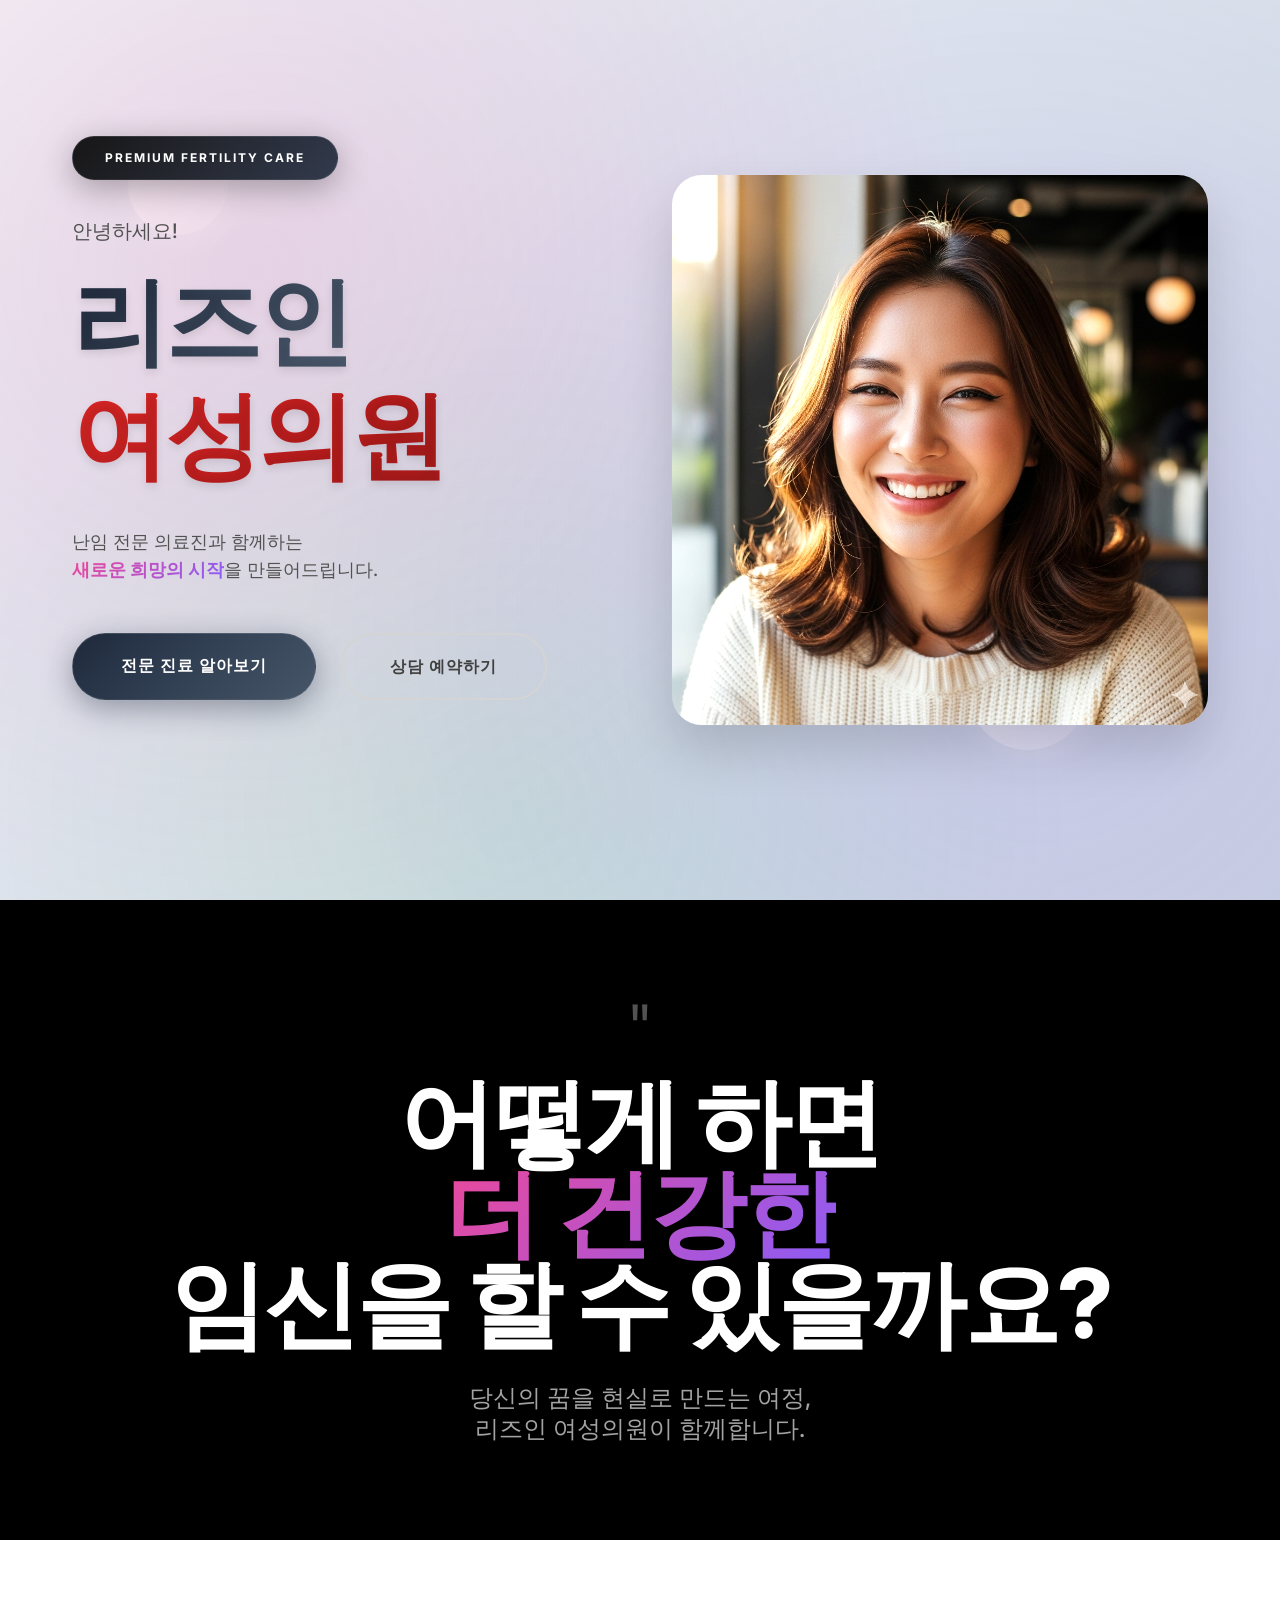
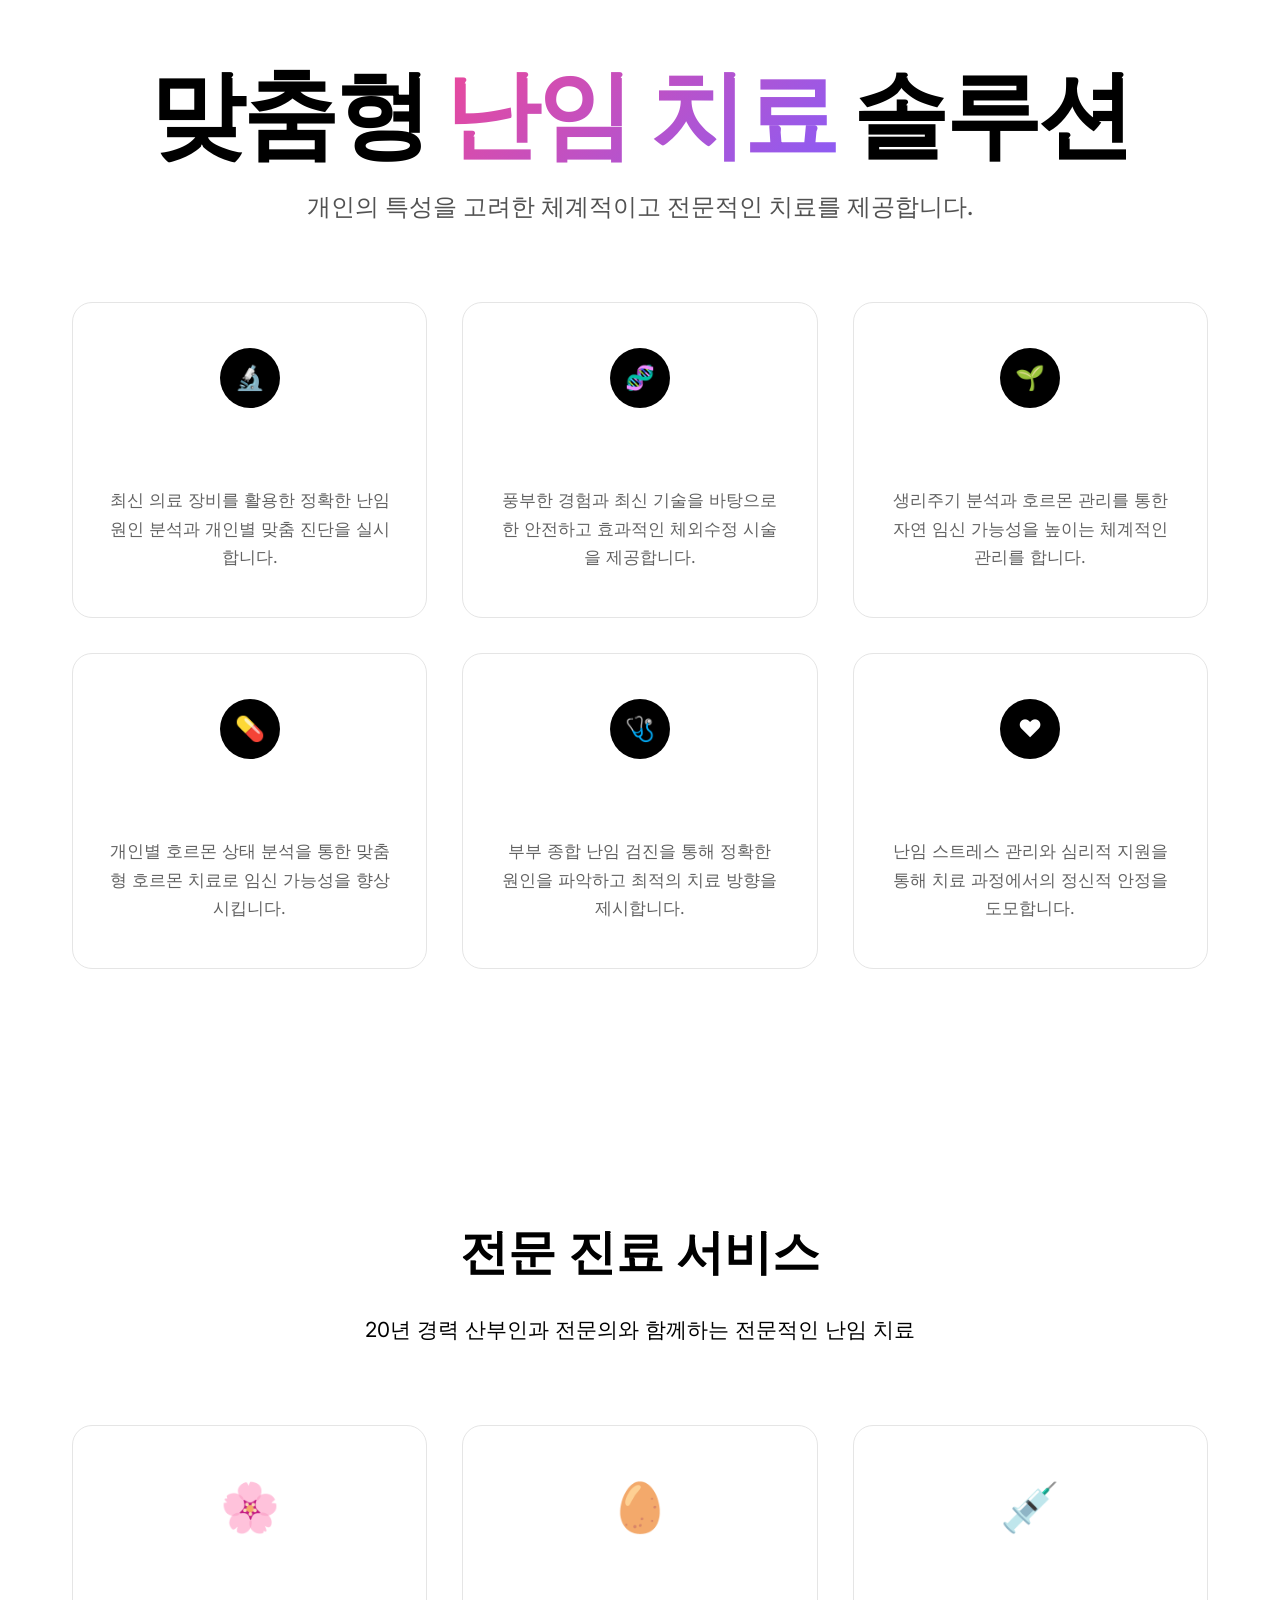
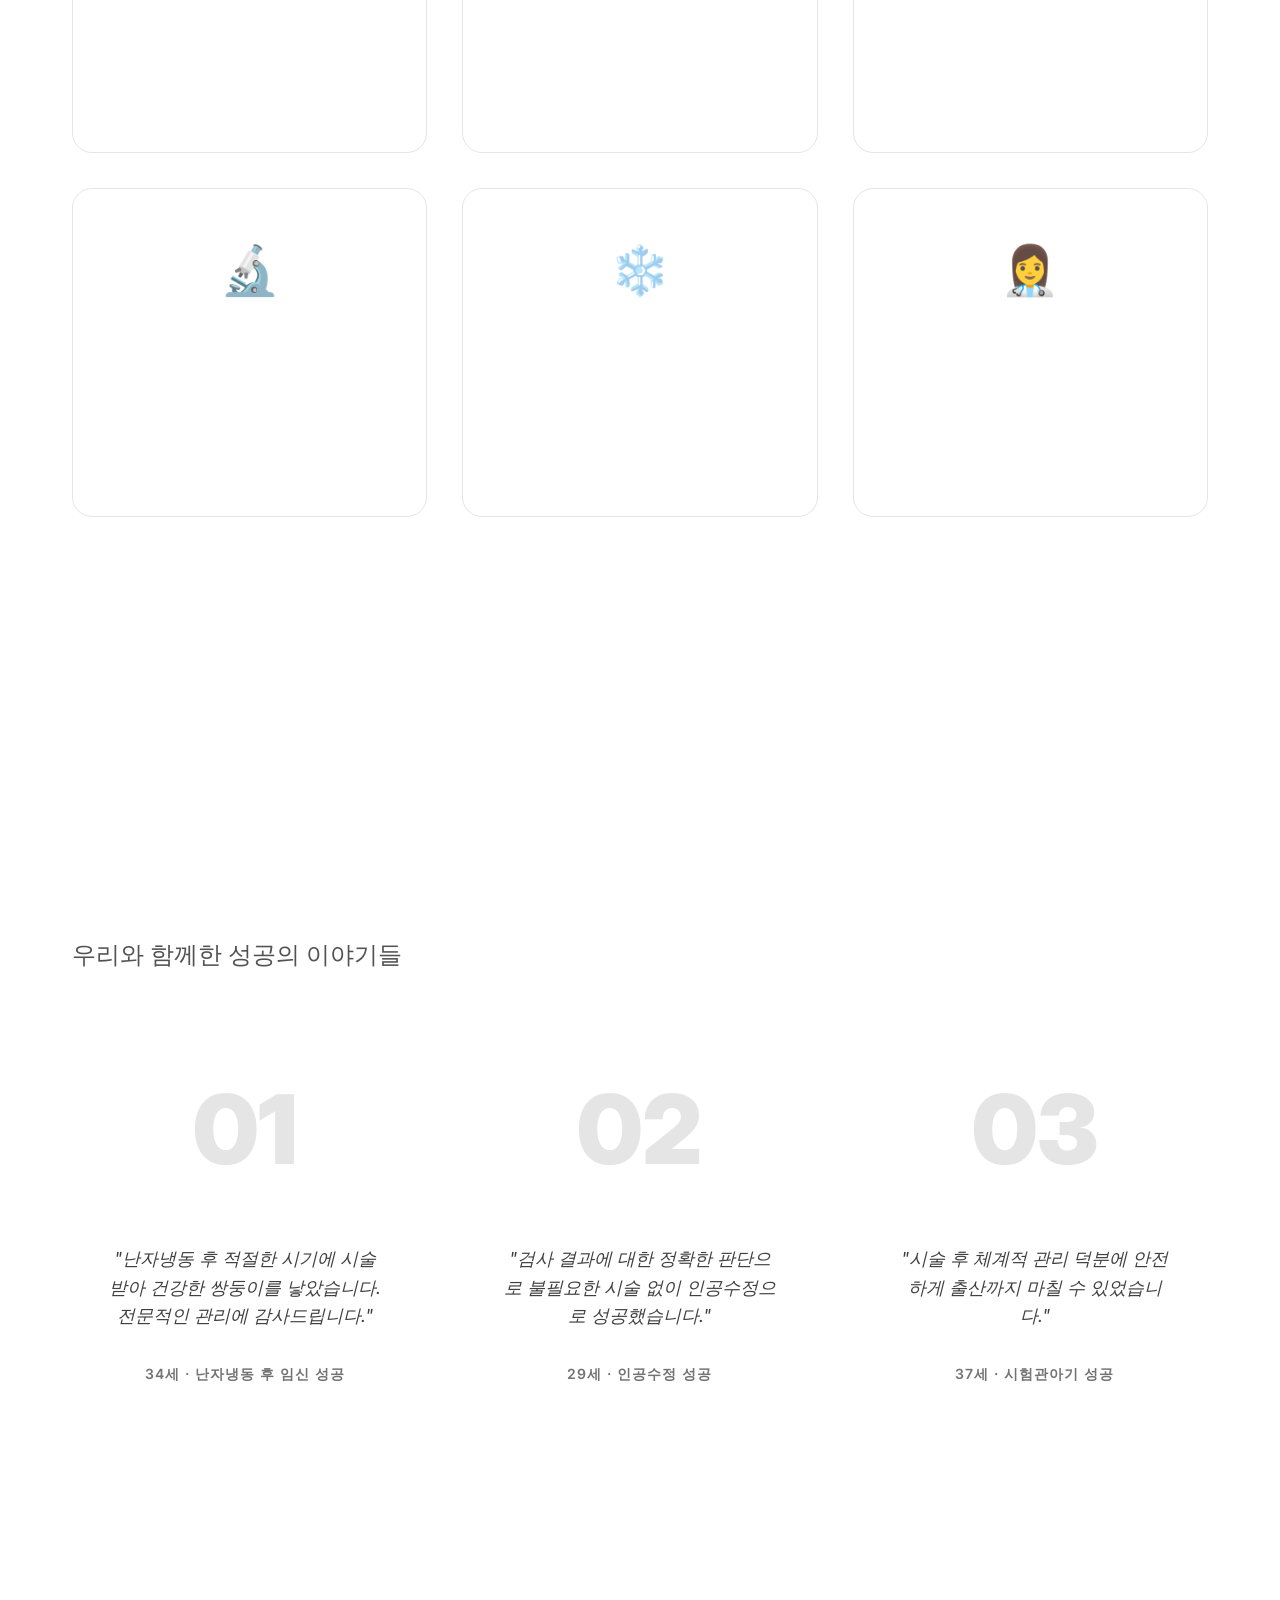
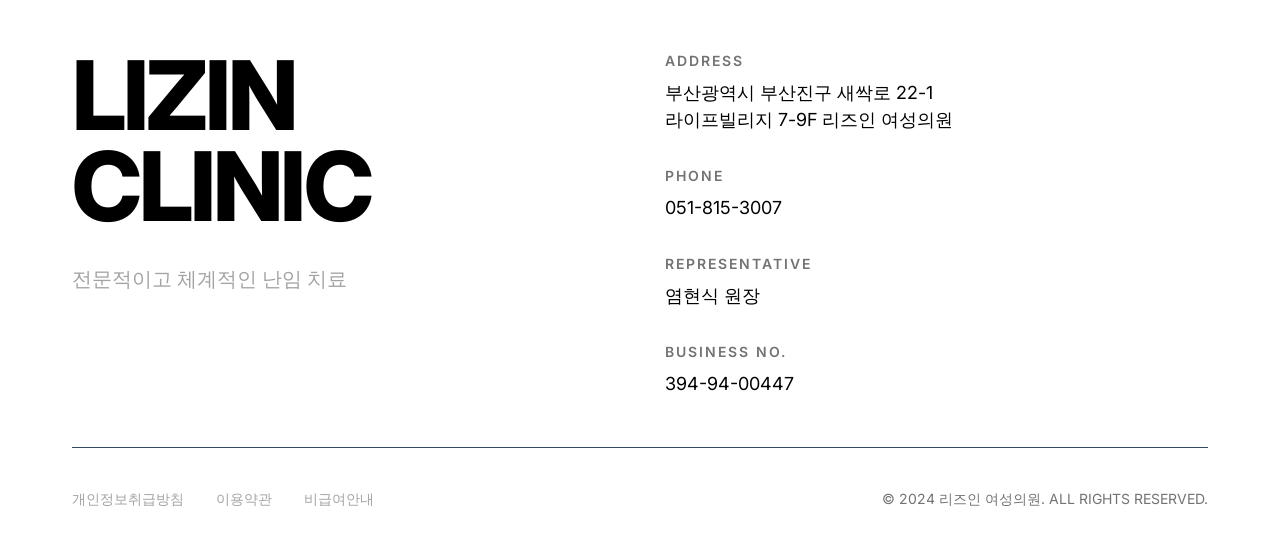
<file: html/hompage/lizin1.html>
<!DOCTYPE html>
<html lang="ko">
<head>
    <meta charset="UTF-8">
    <meta name="viewport" content="width=device-width, initial-scale=1.0">
    <title>리즈인 여성의원</title>
    <link href="https://fonts.googleapis.com/css2?family=Inter:wght@300;400;500;600;700;800;900&display=swap" rel="stylesheet">
    <style>
        * {
            margin: 0;
            padding: 0;
            box-sizing: border-box;
        }

        :root {
            --primary-black: #000000;
            --primary-white: #ffffff;
            --gray-50: #fafafa;
            --gray-100: #f5f5f5;
            --gray-200: #e5e5e5;
            --gray-300: #d4d4d4;
            --gray-400: #a3a3a3;
            --gray-500: #737373;
            --gray-600: #525252;
            --gray-700: #404040;
            --gray-800: #262626;
            --gray-900: #171717;
            --accent-pink: #ec4899;
            --accent-purple: #8b5cf6;
        }

        body {
            font-family: 'Inter', sans-serif;
            background-color: var(--primary-white);
            color: var(--primary-black);
            line-height: 1.5;
            overflow-x: hidden;
        }

        /* Typography */
        .text-massive {
            font-size: clamp(3rem, 12vw, 10rem);
            font-weight: 900;
            line-height: 0.9;
            letter-spacing: -0.05em;
        }

        .text-huge {
            font-size: clamp(2rem, 8vw, 6rem);
            font-weight: 800;
            line-height: 0.95;
            letter-spacing: -0.03em;
        }

        .text-big {
            font-size: clamp(1.5rem, 4vw, 3rem);
            font-weight: 700;
            line-height: 1.1;
            letter-spacing: -0.02em;
        }

        .text-medium {
            font-size: clamp(1rem, 2.5vw, 1.5rem);
            font-weight: 500;
            line-height: 1.3;
        }

        .text-small {
            font-size: 0.875rem;
            font-weight: 400;
            line-height: 1.4;
        }

        /* Layout */
        .container {
            max-width: 1200px;
            margin: 0 auto;
            padding: 0 2rem;
        }

        .section {
            padding: 8rem 0;
        }

        .section-sm {
            padding: 4rem 0;
        }

        /* Hero Section */
        .hero {
            min-height: 100vh;
            display: flex;
            align-items: center;
            justify-content: center;
            position: relative;
            overflow: hidden;
            background: linear-gradient(135deg, #f1f5f9 0%, #e2e8f0 30%, #cbd5e1 100%);
        }

        .hero-background {
            position: absolute;
            top: 0;
            left: 0;
            width: 100%;
            height: 100%;
            z-index: 1;
        }

        .gradient-overlay {
            position: absolute;
            top: 0;
            left: 0;
            width: 100%;
            height: 100%;
            background: 
                radial-gradient(circle at 20% 30%, rgba(236, 72, 153, 0.15) 0%, transparent 60%),
                radial-gradient(circle at 80% 70%, rgba(139, 92, 246, 0.15) 0%, transparent 60%),
                radial-gradient(circle at 40% 90%, rgba(34, 197, 94, 0.1) 0%, transparent 50%);
            animation: gradientShift 20s ease-in-out infinite;
        }

        @keyframes gradientShift {
            0%, 100% { opacity: 1; }
            50% { opacity: 0.8; }
        }

        .floating-particles {
            position: absolute;
            width: 100%;
            height: 100%;
        }

        .floating-particles::before,
        .floating-particles::after {
            content: '';
            position: absolute;
            background: linear-gradient(45deg, rgba(255, 255, 255, 0.6), rgba(255, 255, 255, 0.2));
            border-radius: 50%;
            animation: float 8s ease-in-out infinite;
            box-shadow: 0 8px 32px rgba(255, 255, 255, 0.3);
            backdrop-filter: blur(4px);
        }

        .floating-particles::before {
            width: 100px;
            height: 100px;
            top: 15%;
            left: 10%;
            animation-delay: 0s;
        }

        .floating-particles::after {
            width: 120px;
            height: 120px;
            top: 70%;
            right: 15%;
            animation-delay: 4s;
        }

        @keyframes float {
            0%, 100% { 
                transform: translateY(0px) rotate(0deg) scale(1); 
                opacity: 0.7; 
            }
            50% { 
                transform: translateY(-40px) rotate(180deg) scale(1.1); 
                opacity: 1; 
            }
        }

        .hero-layout {
            display: grid;
            grid-template-columns: 1fr 1fr;
            gap: 4rem;
            align-items: center;
            max-width: 1200px;
            margin: 0 auto;
        }

        .hero-content {
            position: relative;
            z-index: 2;
            text-align: left;
        }

        .hero-image {
            position: relative;
            z-index: 2;
        }

        .image-wrapper {
            position: relative;
            border-radius: 30px;
            overflow: hidden;
            box-shadow: 
                0 25px 50px rgba(0, 0, 0, 0.15),
                0 0 0 1px rgba(255, 255, 255, 0.05);
            transition: all 0.4s cubic-bezier(0.4, 0, 0.2, 1);
            background: linear-gradient(145deg, rgba(255, 255, 255, 0.1), rgba(255, 255, 255, 0.05));
            backdrop-filter: blur(10px);
        }

        .image-wrapper::before {
            content: '';
            position: absolute;
            top: 0;
            left: 0;
            right: 0;
            bottom: 0;
            background: linear-gradient(
                135deg,
                rgba(236, 72, 153, 0.1) 0%,
                rgba(139, 92, 246, 0.1) 50%,
                rgba(34, 197, 94, 0.1) 100%
            );
            z-index: 1;
            opacity: 0;
            transition: opacity 0.3s ease;
        }

        .image-wrapper:hover::before {
            opacity: 1;
        }

        .image-wrapper:hover {
            transform: translateY(-15px) rotateX(5deg) rotateY(-5deg);
            box-shadow: 
                0 35px 70px rgba(0, 0, 0, 0.25),
                0 0 0 1px rgba(255, 255, 255, 0.1);
        }

        .image-wrapper img {
            width: 100%;
            height: 550px;
            object-fit: cover;
            display: block;
            transition: transform 0.4s ease;
            filter: brightness(1.1) contrast(1.05);
        }

        .image-wrapper:hover img {
            transform: scale(1.05);
        }

        .image-overlay {
            position: absolute;
            bottom: 0;
            left: 0;
            right: 0;
            background: linear-gradient(
                to top, 
                rgba(0, 0, 0, 0.9) 0%,
                rgba(0, 0, 0, 0.6) 50%,
                transparent 100%
            );
            padding: 2.5rem;
            color: white;
            z-index: 2;
            transform: translateY(10px);
            opacity: 0;
            transition: all 0.3s ease;
        }

        .image-wrapper:hover .image-overlay {
            transform: translateY(0);
            opacity: 1;
        }

        .image-overlay h3 {
            margin: 0;
            font-weight: 700;
        }

        .hero-badge {
            display: inline-block;
            background: linear-gradient(135deg, rgba(0, 0, 0, 0.9), rgba(30, 41, 59, 0.9));
            color: white;
            padding: 0.75rem 2rem;
            border-radius: 2rem;
            font-size: 0.75rem;
            font-weight: 700;
            letter-spacing: 2px;
            text-transform: uppercase;
            margin-bottom: 2rem;
            backdrop-filter: blur(20px);
            border: 1px solid rgba(255, 255, 255, 0.1);
            box-shadow: 0 8px 32px rgba(0, 0, 0, 0.3);
            position: relative;
            overflow: hidden;
            animation: badgeGlow 3s ease-in-out infinite;
        }

        .hero-badge::before {
            content: '';
            position: absolute;
            top: 0;
            left: -100%;
            width: 100%;
            height: 100%;
            background: linear-gradient(90deg, transparent, rgba(255, 255, 255, 0.2), transparent);
            transition: left 0.5s;
        }

        .hero-badge:hover::before {
            left: 100%;
        }

        @keyframes badgeGlow {
            0%, 100% { box-shadow: 0 8px 32px rgba(0, 0, 0, 0.3); }
            50% { box-shadow: 0 8px 32px rgba(236, 72, 153, 0.4); }
        }

        .hero-greeting {
            color: var(--gray-600);
            margin-bottom: 1.5rem;
            font-weight: 500;
            font-size: 1.25rem;
            position: relative;
            animation: fadeInUp 0.8s ease-out 0.2s both;
        }

        @keyframes fadeInUp {
            from {
                opacity: 0;
                transform: translateY(30px);
            }
            to {
                opacity: 1;
                transform: translateY(0);
            }
        }

        .hero-title {
            margin-bottom: 2.5rem;
            line-height: 1.1;
            position: relative;
        }

        .title-line {
            display: block;
            animation: slideUp 1s cubic-bezier(0.4, 0, 0.2, 1) forwards;
            opacity: 0;
            transform: translateY(50px);
            position: relative;
        }

        .title-line:nth-child(2) {
            animation-delay: 0.4s;
        }

        @keyframes slideUp {
            to {
                opacity: 1;
                transform: translateY(0);
            }
        }

        .stylish-title {
            font-weight: 800;
            letter-spacing: -3px;
            text-shadow: 0 4px 8px rgba(0, 0, 0, 0.1);
        }

        .stylish-title .title-line:first-child {
            background: linear-gradient(135deg, #1e293b 0%, #475569 50%, #64748b 100%);
            -webkit-background-clip: text;
            -webkit-text-fill-color: transparent;
            background-clip: text;
        }

        .clinic-name {
            background: linear-gradient(135deg, #dc2626 0%, #b91c1c 50%, #991b1b 100%);
            -webkit-background-clip: text;
            -webkit-text-fill-color: transparent;
            background-clip: text;
            font-weight: 900;
            margin-top: 0.5rem;
        }

        .hero-subtitle {
            color: var(--gray-600);
            margin-bottom: 3rem;
            max-width: 600px;
            margin-left: auto;
            margin-right: auto;
            font-size: 1.125rem;
            line-height: 1.6;
        }

        .hero-actions {
            display: flex;
            gap: 1.5rem;
            justify-content: flex-start;
            margin-bottom: 4rem;
            flex-wrap: wrap;
            animation: fadeInUp 0.8s ease-out 0.8s both;
        }

        .hero-cta {
            display: inline-block;
            padding: 1.2rem 3rem;
            border-radius: 3rem;
            text-decoration: none;
            font-weight: 700;
            transition: all 0.4s cubic-bezier(0.4, 0, 0.2, 1);
            font-size: 1rem;
            position: relative;
            overflow: hidden;
            text-transform: uppercase;
            letter-spacing: 1px;
        }

        .hero-cta::before {
            content: '';
            position: absolute;
            top: 0;
            left: -100%;
            width: 100%;
            height: 100%;
            background: linear-gradient(90deg, transparent, rgba(255, 255, 255, 0.2), transparent);
            transition: left 0.6s;
        }

        .hero-cta:hover::before {
            left: 100%;
        }

        .hero-cta.primary {
            background: linear-gradient(135deg, #1e293b 0%, #334155 50%, #475569 100%);
            color: white;
            box-shadow: 
                0 8px 30px rgba(30, 41, 59, 0.4),
                0 0 0 1px rgba(255, 255, 255, 0.1);
            border: 1px solid rgba(255, 255, 255, 0.1);
        }

        .hero-cta.primary:hover {
            transform: translateY(-3px) scale(1.02);
            box-shadow: 
                0 15px 40px rgba(30, 41, 59, 0.6),
                0 0 0 1px rgba(255, 255, 255, 0.2);
            background: linear-gradient(135deg, #0f172a 0%, #1e293b 50%, #334155 100%);
        }

        .hero-cta.secondary {
            background: rgba(255, 255, 255, 0.1);
            color: var(--gray-700);
            border: 2px solid rgba(30, 41, 59, 0.2);
            backdrop-filter: blur(10px);
        }

        .hero-cta.secondary:hover {
            background: rgba(255, 255, 255, 0.2);
            border-color: rgba(30, 41, 59, 0.4);
            transform: translateY(-3px) scale(1.02);
            box-shadow: 0 10px 30px rgba(0, 0, 0, 0.1);
        }

        .hero-cta.secondary {
            background: transparent;
            color: var(--gray-700);
            border: 2px solid var(--gray-300);
        }

        .hero-cta.secondary:hover {
            background: var(--gray-100);
            border-color: var(--gray-400);
            transform: translateY(-2px);
        }

        .hero-stats {
            display: flex;
            justify-content: flex-start;
            gap: 4rem;
            margin-top: 3rem;
            animation: fadeInUp 0.8s ease-out 1.2s both;
        }

        .stat-item {
            text-align: center;
            position: relative;
            padding: 1.5rem;
            background: rgba(255, 255, 255, 0.1);
            border-radius: 20px;
            backdrop-filter: blur(10px);
            border: 1px solid rgba(255, 255, 255, 0.2);
            transition: all 0.3s ease;
            min-width: 120px;
        }

        .stat-item:hover {
            transform: translateY(-5px);
            background: rgba(255, 255, 255, 0.15);
            box-shadow: 0 10px 30px rgba(0, 0, 0, 0.1);
        }

        .stat-item::before {
            content: '';
            position: absolute;
            top: 0;
            left: 0;
            right: 0;
            height: 3px;
            background: linear-gradient(90deg, #ec4899, #8b5cf6, #22c55e);
            border-radius: 20px 20px 0 0;
        }

        .stat-number {
            display: block;
            font-size: 2.5rem;
            font-weight: 900;
            background: linear-gradient(135deg, #1e293b 0%, #334155 100%);
            -webkit-background-clip: text;
            -webkit-text-fill-color: transparent;
            background-clip: text;
            margin-bottom: 0.5rem;
            line-height: 1;
        }

        .stat-label {
            font-size: 0.875rem;
            color: var(--gray-600);
            font-weight: 600;
            text-transform: uppercase;
            letter-spacing: 1px;
        }

        .hero-cta:hover {
            background: var(--primary-white);
            color: var(--primary-black);
            transform: translateY(-2px);
            box-shadow: 0 10px 30px rgba(0, 0, 0, 0.1);
        }

        .highlight {
            background: linear-gradient(135deg, var(--accent-pink) 0%, var(--accent-purple) 100%);
            -webkit-background-clip: text;
            -webkit-text-fill-color: transparent;
            background-clip: text;
            font-weight: 800;
        }

        /* Photo Section */
        .photo-section {
            background: var(--gray-50);
        }

        .photo-container {
            display: flex;
            align-items: center;
            justify-content: center;
        }

        .photo-wrapper {
            position: relative;
            width: 400px;
            height: 500px;
            border-radius: 2rem;
            overflow: hidden;
            box-shadow: 0 20px 60px rgba(0, 0, 0, 0.1);
        }

        .photo-wrapper img {
            width: 100%;
            height: 100%;
            object-fit: cover;
        }

        .photo-overlay {
            position: absolute;
            bottom: 0;
            left: 0;
            right: 0;
            background: linear-gradient(transparent, rgba(0, 0, 0, 0.8));
            color: white;
            padding: 2rem;
            text-align: center;
        }

        /* Quote Section */
        .quote-section {
            background: var(--primary-black);
            color: var(--primary-white);
            text-align: center;
            padding: 6rem 0;
        }

        .quote-mark {
            font-size: 4rem;
            color: var(--gray-600);
            line-height: 1;
            margin-bottom: 1rem;
        }

        /* Animations */
        @keyframes fadeInUp {
            from {
                opacity: 0;
                transform: translateY(30px);
            }
            to {
                opacity: 1;
                transform: translateY(0);
            }
        }

        .fade-in {
            animation: fadeInUp 0.8s ease-out;
        }

        /* Services Grid */
        .services-grid {
            display: grid;
            grid-template-columns: repeat(auto-fit, minmax(300px, 1fr));
            gap: 3rem;
            margin-top: 4rem;
        }

        .service-card {
            padding: 3rem;
            background: var(--primary-white);
            border-radius: 1.5rem;
            border: 1px solid var(--gray-200);
            transition: all 0.3s ease;
            text-align: center;
        }

        .service-card:hover {
            transform: translateY(-8px);
            box-shadow: 0 20px 40px rgba(0, 0, 0, 0.1);
            border-color: var(--primary-black);
        }

        .service-icon {
            width: 60px;
            height: 60px;
            background: var(--primary-black);
            color: var(--primary-white);
            border-radius: 50%;
            display: flex;
            align-items: center;
            justify-content: center;
            margin: 0 auto 1.5rem;
            font-size: 1.5rem;
        }

        .service-title {
            font-size: 1.25rem;
            font-weight: 700;
            margin-bottom: 1rem;
        }

        .service-description {
            color: var(--gray-600);
            line-height: 1.6;
        }

        /* Testimonials Section */
        .testimonials {
            background: var(--white);
            padding: 120px 0;
        }

        .testimonials-subtitle {
            color: var(--gray-600);
            margin-bottom: 4rem;
        }

        .testimonials-grid {
            display: grid;
            grid-template-columns: repeat(3, 1fr);
            gap: 3rem;
            margin-top: 4rem;
        }

        .testimonial-card {
            background: rgba(0, 0, 0, 0.05);
            border-radius: 0;
            padding: 3rem 2.5rem;
            transition: all 0.3s ease;
            position: relative;
        }

        .testimonial-card:hover {
            background: rgba(0, 0, 0, 0.08);
            transform: translateY(-10px);
        }

        .testimonial-number {
            font-size: 6rem;
            font-weight: 900;
            color: rgba(0, 0, 0, 0.1);
            line-height: 1;
            margin-bottom: 1rem;
        }

        .testimonial-content h3 {
            margin-bottom: 1.5rem;
        }

        .testimonial-text {
            font-size: 1.125rem;
            line-height: 1.6;
            color: var(--gray-700);
            margin-bottom: 2rem;
            font-style: italic;
        }

        .testimonial-details {
            font-size: 0.875rem;
            color: var(--gray-500);
            font-weight: 600;
            letter-spacing: 1px;
            text-transform: uppercase;
        }

        /* Footer */
        .footer {
            background: var(--black);
            color: var(--white);
            padding: 100px 0 40px;
        }

        .footer-content {
            display: grid;
            grid-template-columns: 2fr 1fr;
            gap: 6rem;
            margin-bottom: 4rem;
        }

        .footer-title {
            color: var(--white);
            margin-bottom: 2rem;
        }

        .footer-description {
            font-size: 1.25rem;
            color: var(--gray-400);
        }

        .footer-contact {
            display: flex;
            flex-direction: column;
            gap: 2rem;
        }

        .contact-item {
            display: flex;
            flex-direction: column;
            gap: 0.5rem;
        }

        .contact-label {
            font-size: 0.875rem;
            color: var(--gray-500);
            font-weight: 600;
            letter-spacing: 2px;
            text-transform: uppercase;
        }

        .contact-value {
            font-size: 1.125rem;
            color: var(--white);
            font-weight: 400;
        }

        .footer-bottom {
            display: flex;
            justify-content: space-between;
            align-items: center;
            padding-top: 3rem;
            border-top: 1px solid var(--gray-800);
        }

        .footer-links {
            display: flex;
            gap: 2rem;
        }

        .footer-link {
            color: var(--gray-400);
            font-size: 0.875rem;
            text-decoration: none;
            transition: color 0.3s ease;
        }

        .footer-link:hover {
            color: var(--white);
        }

        .footer-copyright {
            font-size: 0.875rem;
            color: var(--gray-500);
            margin: 0;
        }

        /* Animated Background Elements */
        .floating-elements {
            position: absolute;
            width: 100%;
            height: 100%;
            overflow: hidden;
            z-index: 1;
        }

        .floating-element {
            position: absolute;
            background: rgba(255, 255, 255, 0.1);
            border-radius: 50%;
            animation: float 6s ease-in-out infinite;
        }

        .floating-element:nth-child(1) {
            width: 80px;
            height: 80px;
            top: 20%;
            left: 10%;
            animation-delay: 0s;
        }

        .floating-element:nth-child(2) {
            width: 120px;
            height: 120px;
            top: 60%;
            right: 15%;
            animation-delay: 2s;
        }

        .floating-element:nth-child(3) {
            width: 60px;
            height: 60px;
            bottom: 20%;
            left: 20%;
            animation-delay: 4s;
        }

        @keyframes float {
            0%, 100% {
                transform: translateY(0px) rotate(0deg);
                opacity: 0.7;
            }
            50% {
                transform: translateY(-20px) rotate(180deg);
                opacity: 1;
            }
        }

        /* About Section */
        .about {
            padding: 120px 0;
            background: var(--white);
            position: relative;
        }

        .section-title {
            font-family: 'Playfair Display', serif;
            text-align: center;
            font-size: 3rem;
            font-weight: 700;
            margin-bottom: 25px;
            color: var(--dark-color);
            position: relative;
        }

        .section-title::after {
            content: '';
            position: absolute;
            bottom: -10px;
            left: 50%;
            transform: translateX(-50%);
            width: 60px;
            height: 3px;
            background: var(--primary-color);
        }

        .section-subtitle {
            text-align: center;
            font-size: 1.3rem;
            color: var(--text-light);
            margin-bottom: 80px;
            max-width: 600px;
            margin-left: auto;
            margin-right: auto;
        }

        .about-grid {
            display: grid;
            grid-template-columns: 1fr 1fr;
            gap: 80px;
            align-items: center;
        }

        .about-text h3 {
            font-family: 'Playfair Display', serif;
            font-size: 2.5rem;
            font-weight: 600;
            margin-bottom: 25px;
            color: var(--dark-color);
        }

        .about-text p {
            font-size: 1.2rem;
            line-height: 1.9;
            margin-bottom: 25px;
            color: var(--text-light);
        }

        .highlight {
            color: var(--secondary-color);
            font-weight: 600;
            position: relative;
        }

        .stats-grid {
            display: grid;
            grid-template-columns: repeat(2, 1fr);
            gap: 30px;
            margin-top: 40px;
        }

        .stat-item {
            text-align: center;
            padding: 25px;
            background: var(--light-color);
            border-radius: 15px;
            transition: all 0.3s ease;
        }

        .stat-item:hover {
            transform: translateY(-5px);
            box-shadow: 0 10px 30px rgba(0, 0, 0, 0.1);
        }

        .stat-number {
            font-size: 2.5rem;
            font-weight: 700;
            color: var(--primary-color);
            display: block;
        }

        .stat-label {
            font-size: 1rem;
            color: var(--text-light);
            margin-top: 5px;
        }

        .about-image {
            position: relative;
        }

        .about-image img {
            width: 100%;
            border-radius: 20px;
            box-shadow: 0 25px 50px rgba(0, 0, 0, 0.1);
        }

        /* Women Gallery Section */
        .women-gallery {
            padding: 80px 0;
            background: linear-gradient(135deg, #fafbfc 0%, #f1f3f4 100%);
            position: relative;
        }

        .gallery-container {
            max-width: 800px;
            margin: 0 auto;
            padding: 0 20px;
        }

        .single-image {
            position: relative;
            overflow: hidden;
            border-radius: 25px;
            cursor: pointer;
            transition: all 0.4s ease;
            box-shadow: 0 20px 60px rgba(0, 0, 0, 0.15);
            height: 500px;
        }

        .single-image:hover {
            transform: translateY(-10px);
            box-shadow: 0 30px 80px rgba(0, 0, 0, 0.25);
        }

        .single-image img {
            width: 100%;
            height: 100%;
            object-fit: cover;
            transition: all 0.4s ease;
        }

        .single-image:hover img {
            transform: scale(1.05);
        }

        .single-image .image-overlay {
            position: absolute;
            bottom: 0;
            left: 0;
            right: 0;
            background: linear-gradient(transparent, rgba(0, 0, 0, 0.7));
            color: white;
            padding: 40px 30px 30px;
            transform: translateY(100%);
            transition: all 0.4s ease;
        }

        .single-image:hover .image-overlay {
            transform: translateY(0);
        }

        .single-image .image-overlay h3 {
            font-family: 'Playfair Display', serif;
            font-size: 2rem;
            font-weight: 600;
            margin: 0;
            text-align: center;
            opacity: 0;
            animation: fadeInUp 0.6s ease 0.2s forwards;
        }

        .single-image:hover .image-overlay h3 {
            animation: fadeInUp 0.6s ease forwards;
        }

        /* Special Features Section */
        .special-features {
            padding: 120px 0;
            background: linear-gradient(135deg, #f8f9fa 0%, #e9ecef 100%);
            position: relative;
        }

        .features-grid {
            display: grid;
            grid-template-columns: repeat(auto-fit, minmax(320px, 1fr));
            gap: 40px;
            margin-top: 80px;
        }

        .special-card {
            background: var(--white);
            padding: 50px 35px;
            border-radius: 25px;
            text-align: center;
            box-shadow: 0 15px 40px rgba(0, 0, 0, 0.08);
            transition: all 0.4s ease;
            border: 2px solid transparent;
            position: relative;
            overflow: hidden;
        }

        .special-card::before {
            content: '';
            position: absolute;
            top: 0;
            left: -100%;
            width: 100%;
            height: 100%;
            background: linear-gradient(90deg, transparent, rgba(207, 179, 179, 0.1), transparent);
            transition: left 0.6s ease;
        }

        .special-card:hover::before {
            left: 100%;
        }

        .special-card:hover {
            transform: translateY(-15px);
            box-shadow: 0 25px 60px rgba(0, 0, 0, 0.15);
            border-color: var(--primary-color);
        }

        .special-card .icon {
            font-size: 3.5rem;
            color: var(--primary-color);
            margin-bottom: 25px;
            transition: all 0.3s ease;
        }

        .special-card:hover .icon {
            transform: scale(1.1);
            color: var(--secondary-color);
        }

        .special-card h3 {
            font-family: 'Playfair Display', serif;
            font-size: 1.8rem;
            font-weight: 600;
            margin-bottom: 20px;
            color: var(--dark-color);
        }

        .special-card p {
            color: var(--text-light);
            line-height: 1.7;
            font-size: 1.1rem;
        }

        /* Services Section */
        .services {
            padding: 120px 0;
            background: var(--white);
        }

        .services-grid {
            display: grid;
            grid-template-columns: repeat(auto-fit, minmax(300px, 1fr));
            gap: 35px;
            margin-top: 80px;
        }

        .service-card {
            background: var(--gradient-primary);
            color: white;
            padding: 45px 35px;
            border-radius: 20px;
            text-align: center;
            transition: all 0.4s ease;
            position: relative;
            overflow: hidden;
            cursor: pointer;
        }

        .service-card::before {
            content: '';
            position: absolute;
            top: 0;
            left: -100%;
            width: 100%;
            height: 100%;
            background: linear-gradient(90deg, transparent, rgba(255, 255, 255, 0.2), transparent);
            transition: left 0.6s ease;
        }

        .service-card:hover::before {
            left: 100%;
        }

        .service-card:hover {
            transform: translateY(-10px) scale(1.02);
            box-shadow: 0 20px 50px rgba(207, 179, 179, 0.3);
        }

        .service-card .icon {
            font-size: 3rem;
            margin-bottom: 25px;
            opacity: 0.9;
            transition: all 0.3s ease;
        }

        .service-card:hover .icon {
            transform: scale(1.1);
            opacity: 1;
        }

        .service-card h3 {
            font-family: 'Playfair Display', serif;
            font-size: 1.5rem;
            font-weight: 600;
            margin-bottom: 18px;
        }

        .service-card p {
            opacity: 0.9;
            line-height: 1.7;
            font-size: 1.05rem;
        }

        /* Testimonials */
        .testimonials {
            padding: 120px 0;
            background: var(--gradient-hero);
            color: white;
            position: relative;
        }

        .testimonials::before {
            content: '';
            position: absolute;
            top: 0;
            left: 0;
            right: 0;
            bottom: 0;
            background: var(--gradient-overlay);
            opacity: 0.8;
        }

        .testimonials .container {
            position: relative;
            z-index: 2;
        }

        .testimonial-grid {
            display: grid;
            grid-template-columns: repeat(auto-fit, minmax(350px, 1fr));
            gap: 40px;
            margin-top: 80px;
        }

        .testimonial-card {
            background: rgba(255, 255, 255, 0.15);
            backdrop-filter: blur(20px);
            padding: 45px 35px;
            border-radius: 25px;
            text-align: center;
            border: 1px solid rgba(255, 255, 255, 0.2);
            transition: all 0.3s ease;
        }

        .testimonial-card:hover {
            transform: translateY(-8px);
            background: rgba(255, 255, 255, 0.2);
        }

        .testimonial-card .quote {
            font-size: 1.3rem;
            line-height: 1.8;
            margin-bottom: 25px;
            font-style: italic;
            position: relative;
        }

        .testimonial-card .quote::before {
            content: '"';
            font-size: 4rem;
            position: absolute;
            top: -20px;
            left: -10px;
            color: rgba(255, 255, 255, 0.3);
            font-family: serif;
        }

        .testimonial-card .author {
            font-weight: 600;
            opacity: 0.9;
            font-size: 1.1rem;
        }

        .testimonial-card .role {
            opacity: 0.7;
            font-size: 0.9rem;
            margin-top: 5px;
        }

        /* Footer */
        footer {
            background: var(--dark-color);
            color: white;
            padding: 80px 0 40px;
            position: relative;
        }

        .footer-content {
            display: grid;
            grid-template-columns: repeat(auto-fit, minmax(280px, 1fr));
            gap: 50px;
            margin-bottom: 50px;
        }

        .footer-section h3 {
            font-family: 'Playfair Display', serif;
            font-size: 1.8rem;
            font-weight: 600;
            margin-bottom: 25px;
            color: var(--primary-color);
        }

        .footer-section p,
        .footer-section a {
            color: #bdc3c7;
            line-height: 1.8;
            text-decoration: none;
            transition: color 0.3s ease;
            font-size: 1.05rem;
        }

        .footer-section a:hover {
            color: var(--primary-color);
        }

        .footer-section ul {
            list-style: none;
        }

        .footer-section ul li {
            margin-bottom: 12px;
        }

        .social-links {
            display: flex;
            gap: 20px;
            margin-top: 20px;
        }

        .social-links a {
            display: inline-flex;
            align-items: center;
            justify-content: center;
            width: 45px;
            height: 45px;
            background: rgba(207, 179, 179, 0.1);
            border-radius: 50%;
            color: var(--primary-color);
            font-size: 1.2rem;
            transition: all 0.3s ease;
        }

        .social-links a:hover {
            background: var(--primary-color);
            color: white;
            transform: translateY(-3px);
        }

        .footer-bottom {
            text-align: center;
            padding-top: 40px;
            border-top: 1px solid #34495e;
            color: #95a5a6;
        }

        /* Animations */
        @keyframes fadeInUp {
            from {
                opacity: 0;
                transform: translateY(40px);
            }
            to {
                opacity: 1;
                transform: translateY(0);
            }
        }

        @keyframes slideInUp {
            from {
                opacity: 0;
                transform: translateY(60px);
            }
            to {
                opacity: 1;
                transform: translateY(0);
            }
        }

        .fade-in {
            opacity: 0;
            transform: translateY(40px);
            transition: all 0.8s ease;
        }

        .fade-in.visible {
            opacity: 1;
            transform: translateY(0);
        }

        /* Mobile Responsive */
        @media (max-width: 1024px) {
            .nav-links {
                display: none;
            }

            .menu-toggle {
                display: block;
            }

            .container {
                padding: 0 1.5rem;
            }

            .hero-layout {
                grid-template-columns: 1fr;
                gap: 3rem;
                text-align: center;
            }

            .hero-content {
                text-align: center;
            }

            .image-wrapper img {
                height: 350px;
            }

            .about-grid {
                grid-template-columns: 1fr;
                gap: 50px;
            }

            .stats-grid {
                grid-template-columns: repeat(2, 1fr);
                gap: 20px;
            }

            .services-grid {
                grid-template-columns: repeat(2, 1fr);
                gap: 2rem;
            }

            .testimonials-grid {
                grid-template-columns: repeat(2, 1fr);
                gap: 2rem;
            }

            .footer-content {
                grid-template-columns: 1fr;
                gap: 3rem;
            }
        }

        @media (max-width: 768px) {
            .container {
                padding: 0 1rem;
            }

            .hero h1 {
                font-size: clamp(2.5rem, 8vw, 3rem);
            }

            .hero-layout {
                gap: 2rem;
            }

            .image-wrapper img {
                height: 250px;
            }

            .hero .subtitle {
                font-size: 1.2rem;
                line-height: 1.4;
            }

            .hero-greeting {
                font-size: 0.9rem;
            }

            .hero-actions {
                flex-direction: column;
                align-items: center;
                gap: 0.75rem;
            }

            .hero-cta {
                padding: 0.75rem 1.5rem;
                font-size: 0.85rem;
            }

            .hero-stats {
                gap: 1.5rem;
                flex-wrap: wrap;
                justify-content: center;
            }

            .stat-number {
                font-size: 1.3rem;
            }

            .stats-grid {
                grid-template-columns: 1fr;
                gap: 15px;
            }

            .services-grid,
            .features-grid,
            .testimonial-grid,
            .testimonials-grid {
                grid-template-columns: 1fr;
                gap: 1.5rem;
            }

            .service-card,
            .special-card {
                padding: 2rem 1.5rem;
            }

            .testimonial-card {
                padding: 1.5rem;
            }

            .single-image {
                height: 250px;
            }

            .section-title {
                font-size: clamp(2rem, 6vw, 2.5rem);
                margin-bottom: 1rem;
            }

            .footer-content {
                grid-template-columns: 1fr;
                text-align: center;
                gap: 2rem;
            }

            .footer-bottom {
                flex-direction: column;
                gap: 1rem;
                text-align: center;
            }

            .footer-links {
                order: 2;
                justify-content: center;
            }

            .footer-copyright {
                order: 1;
            }

            .social-links {
                justify-content: center;
            }
        }

        @media (max-width: 480px) {
            .container {
                padding: 0 0.75rem;
            }

            .hero h1 {
                font-size: clamp(2rem, 10vw, 2.5rem);
                line-height: 1.1;
            }

            .hero-layout {
                gap: 1.5rem;
            }

            .image-wrapper img {
                height: 200px;
            }

            .hero .subtitle {
                font-size: 1rem;
                margin-bottom: 1rem;
            }

            .hero-greeting {
                font-size: 0.8rem;
                margin-bottom: 0.5rem;
            }

            .hero-cta {
                padding: 0.6rem 1.2rem;
                font-size: 0.8rem;
            }

            .stat-number {
                font-size: 1.1rem;
            }

            .section-title {
                font-size: clamp(1.5rem, 8vw, 2rem);
                margin-bottom: 0.8rem;
            }

            .special-card,
            .service-card {
                padding: 1.5rem 1rem;
            }

            .testimonial-card {
                padding: 1.2rem;
            }

            .testimonial-number {
                font-size: 3rem;
            }

            .single-image {
                height: 200px;
            }

            .footer-content {
                gap: 1.5rem;
            }

            .contact-item {
                gap: 0.5rem;
                flex-direction: column;
                text-align: center;
            }

            .contact-label {
                margin-bottom: 0.25rem;
            }

            /* 버튼 최적화 */
            .hero-actions {
                gap: 0.5rem;
            }

            /* 텍스트 간격 최적화 */
            .section {
                padding: 3rem 0;
            }
        }
    </style>
</head>
<body>
    <!-- Hero Section -->
    <section class="hero">
        <div class="hero-background">
            <div class="floating-particles"></div>
            <div class="gradient-overlay"></div>
        </div>
        <div class="container">
            <div class="hero-layout">
                <div class="hero-content fade-in">
                    <div class="hero-badge">
                        <span class="badge-text">PREMIUM FERTILITY CARE</span>
                    </div>
                    <p class="hero-greeting text-medium">안녕하세요!</p>
                    <h1 class="hero-title text-huge stylish-title">
                        <span class="title-line">리즈인</span>
                        <span class="title-line clinic-name">여성의원</span>
                    </h1>
                    <p class="hero-subtitle text-medium">
                        난임 전문 의료진과 함께하는<br>
                        <span class="highlight">새로운 희망의 시작</span>을 만들어드립니다.
                    </p>
                    <div class="hero-actions">
                        <a href="#services" class="hero-cta primary">전문 진료 알아보기</a>
                        <a href="#contact" class="hero-cta secondary">상담 예약하기</a>
                    </div>
                </div>
                <div class="hero-image fade-in">
                    <div class="image-wrapper">
                        <img src="woman.png" alt="밝게 웃고 있는 젊은 여성">
                        <div class="image-overlay">
                            <h3 class="text-big">밝은 미소와<br>희망찬 내일</h3>
                        </div>
                    </div>
                </div>
            </div>
        </div>
    </section>

    <!-- Quote Section -->
    <section class="quote-section">
        <div class="container">
            <div class="fade-in">
                <div class="quote-mark">"</div>
                <h2 class="text-huge">어떻게 하면<br><span class="highlight">더 건강한</span><br>임신을 할 수 있을까요?</h2>
                <p class="text-medium" style="margin-top: 2rem; color: var(--gray-400);">
                    당신의 꿈을 현실로 만드는 여정,<br>
                    리즈인 여성의원이 함께합니다.
                </p>
            </div>
        </div>
    </section>

    <!-- Services Section -->
    <section id="services" class="section">
        <div class="container">
            <div class="fade-in">
                <h2 class="text-huge" style="text-align: center; margin-bottom: 2rem;">
                    맞춤형 <span class="highlight">난임 치료</span> 솔루션
                </h2>
                <p class="text-medium" style="text-align: center; color: var(--gray-600); margin-bottom: 4rem;">
                    개인의 특성을 고려한 체계적이고 전문적인 치료를 제공합니다.
                </p>
            </div>
            
            <div class="services-grid">
                <div class="service-card fade-in">
                    <div class="service-icon">🔬</div>
                    <h3 class="service-title">정밀 진단</h3>
                    <p class="service-description">
                        최신 의료 장비를 활용한 정확한 난임 원인 분석과 개인별 맞춤 진단을 실시합니다.
                    </p>
                </div>
                
                <div class="service-card fade-in">
                    <div class="service-icon">🧬</div>
                    <h3 class="service-title">체외수정</h3>
                    <p class="service-description">
                        풍부한 경험과 최신 기술을 바탕으로 한 안전하고 효과적인 체외수정 시술을 제공합니다.
                    </p>
                </div>
                
                <div class="service-card fade-in">
                    <div class="service-icon">🌱</div>
                    <h3 class="service-title">자연 임신 관리</h3>
                    <p class="service-description">
                        생리주기 분석과 호르몬 관리를 통한 자연 임신 가능성을 높이는 체계적인 관리를 합니다.
                    </p>
                </div>
                
                <div class="service-card fade-in">
                    <div class="service-icon">💊</div>
                    <h3 class="service-title">호르몬 치료</h3>
                    <p class="service-description">
                        개인별 호르몬 상태 분석을 통한 맞춤형 호르몬 치료로 임신 가능성을 향상시킵니다.
                    </p>
                </div>
                
                <div class="service-card fade-in">
                    <div class="service-icon">🩺</div>
                    <h3 class="service-title">종합 검진</h3>
                    <p class="service-description">
                        부부 종합 난임 검진을 통해 정확한 원인을 파악하고 최적의 치료 방향을 제시합니다.
                    </p>
                </div>
                
                <div class="service-card fade-in">
                    <div class="service-icon">❤️</div>
                    <h3 class="service-title">심리 상담</h3>
                    <p class="service-description">
                        난임 스트레스 관리와 심리적 지원을 통해 치료 과정에서의 정신적 안정을 도모합니다.
                    </p>
                </div>
            </div>
        </div>
    </section>

    <!-- Services Section -->
    <section id="services" class="services">
        <div class="container">
            <h2 class="section-title fade-in">전문 진료 서비스</h2>
            <p class="section-subtitle fade-in">20년 경력 산부인과 전문의와 함께하는 전문적인 난임 치료</p>
            
            <div class="services-grid">
                <div class="service-card fade-in">
                    <div class="icon">🌸</div>
                    <h3>난임 클리닉</h3>
                    <p>생리 주기의 면밀한 파악부터 체계적인 난임 치료까지, 자연 임신을 위한 전문적인 접근을 제공합니다.</p>
                </div>
                
                <div class="service-card fade-in">
                    <div class="icon">🥚</div>
                    <h3>배란 유도</h3>
                    <p>적절한 검사를 통해 자연 임신의 제한점을 확인하고 정확한 배란 유도 치료를 진행합니다.</p>
                </div>
                
                <div class="service-card fade-in">
                    <div class="icon">💉</div>
                    <h3>인공 수정</h3>
                    <p>안전하고 효과적인 인공수정 시술로 임신 성공률을 높이는 전문 치료를 제공합니다.</p>
                </div>
                
                <div class="service-card fade-in">
                    <div class="icon">🔬</div>
                    <h3>시험관아기 시술</h3>
                    <p>최신 의료 기술과 풍부한 경험을 바탕으로 한 시험관아기 시술을 안전하게 진행합니다.</p>
                </div>
                
                <div class="service-card fade-in">
                    <div class="icon">❄️</div>
                    <h3>난자/정자/배아 냉동</h3>
                    <p>미래의 임신을 위한 난자, 정자, 배아 냉동 보관 서비스를 안전하게 제공합니다.</p>
                </div>
                
                <div class="service-card fade-in">
                    <div class="icon">👩‍⚕️</div>
                    <h3>1:1 맞춤 상담</h3>
                    <p>20년 경력 산부인과 전문의의 개별 맞춤 상담과 시크릿 진료를 제공합니다.</p>
                </div>
            </div>
        </div>
    </section>

    <!-- Testimonials Section -->
    <section id="testimonials" class="testimonials">
        <div class="container">
            <h2 class="text-huge fade-in">SUCCESS<br>STORIES</h2>
            <p class="text-medium testimonials-subtitle fade-in">우리와 함께한 성공의 이야기들</p>
            
            <div class="testimonials-grid">
                <div class="testimonial-card fade-in">
                    <div class="testimonial-content">
                        <div class="testimonial-number">01</div>
                        <h3 class="text-large">최○○님</h3>
                        <p class="testimonial-text">"난자냉동 후 적절한 시기에 시술받아 건강한 쌍둥이를 낳았습니다. 전문적인 관리에 감사드립니다."</p>
                        <div class="testimonial-details">34세 · 난자냉동 후 임신 성공</div>
                    </div>
                </div>
                
                <div class="testimonial-card fade-in">
                    <div class="testimonial-content">
                        <div class="testimonial-number">02</div>
                        <h3 class="text-large">정○○님</h3>
                        <p class="testimonial-text">"검사 결과에 대한 정확한 판단으로 불필요한 시술 없이 인공수정으로 성공했습니다."</p>
                        <div class="testimonial-details">29세 · 인공수정 성공</div>
                    </div>
                </div>
                
                <div class="testimonial-card fade-in">
                    <div class="testimonial-content">
                        <div class="testimonial-number">03</div>
                        <h3 class="text-large">한○○님</h3>
                        <p class="testimonial-text">"시술 후 체계적 관리 덕분에 안전하게 출산까지 마칠 수 있었습니다."</p>
                        <div class="testimonial-details">37세 · 시험관아기 성공</div>
                    </div>
                </div>
            </div>
        </div>
    </section>

    <!-- Footer -->
    <footer class="footer">
        <div class="container">
            <div class="footer-content">
                <div class="footer-main">
                    <h2 class="text-huge footer-title">LIZIN<br>CLINIC</h2>
                    <p class="footer-description">전문적이고 체계적인 난임 치료</p>
                </div>
                
                <div class="footer-contact">
                    <div class="contact-item">
                        <span class="contact-label">ADDRESS</span>
                        <span class="contact-value">부산광역시 부산진구 새싹로 22-1<br>라이프빌리지 7-9F 리즈인 여성의원</span>
                    </div>
                    <div class="contact-item">
                        <span class="contact-label">PHONE</span>
                        <span class="contact-value">051-815-3007</span>
                    </div>
                    <div class="contact-item">
                        <span class="contact-label">REPRESENTATIVE</span>
                        <span class="contact-value">염현식 원장</span>
                    </div>
                    <div class="contact-item">
                        <span class="contact-label">BUSINESS NO.</span>
                        <span class="contact-value">394-94-00447</span>
                    </div>
                </div>
            </div>
            
            <div class="footer-bottom">
                <div class="footer-links">
                    <a href="#" class="footer-link">개인정보취급방침</a>
                    <a href="#" class="footer-link">이용약관</a>
                    <a href="#" class="footer-link">비급여안내</a>
                </div>
                <p class="footer-copyright">© 2024 리즈인 여성의원. ALL RIGHTS RESERVED.</p>
            </div>
        </div>
    </footer>

    <script>
        // Smooth scrolling for navigation links
        document.querySelectorAll('a[href^="#"]').forEach(anchor => {
            anchor.addEventListener('click', function (e) {
                e.preventDefault();
                const target = document.querySelector(this.getAttribute('href'));
                if (target) {
                    target.scrollIntoView({
                        behavior: 'smooth',
                        block: 'start'
                    });
                }
            });
        });

        // Intersection Observer for fade-in animations
        const observerOptions = {
            threshold: 0.1,
            rootMargin: '0px 0px -50px 0px'
        };

        const observer = new IntersectionObserver((entries) => {
            entries.forEach(entry => {
                if (entry.isIntersecting) {
                    entry.target.classList.add('visible');
                }
            });
        }, observerOptions);

        // Observe all fade-in elements
        document.querySelectorAll('.fade-in').forEach(el => {
            observer.observe(el);
        });

        // Add hover effect to service cards
        document.querySelectorAll('.service-card, .special-card').forEach(card => {
            card.addEventListener('mouseenter', function() {
                this.style.transform = 'translateY(-15px) scale(1.02)';
            });
            
            card.addEventListener('mouseleave', function() {
                this.style.transform = 'translateY(0) scale(1)';
            });
        });

        // Mobile menu toggle
        document.querySelector('.menu-toggle').addEventListener('click', function() {
            const navLinks = document.querySelector('.nav-links');
            navLinks.style.display = navLinks.style.display === 'flex' ? 'none' : 'flex';
        });

        // Testimonial card hover effects
        document.querySelectorAll('.testimonial-card').forEach(card => {
            card.addEventListener('mouseenter', function() {
                this.style.transform = 'translateY(-10px)';
                this.style.background = 'rgba(255, 255, 255, 0.25)';
            });
            
            card.addEventListener('mouseleave', function() {
                this.style.transform = 'translateY(0)';
                this.style.background = 'rgba(255, 255, 255, 0.15)';
            });
        });
    </script>
</body>
</html>
</file>
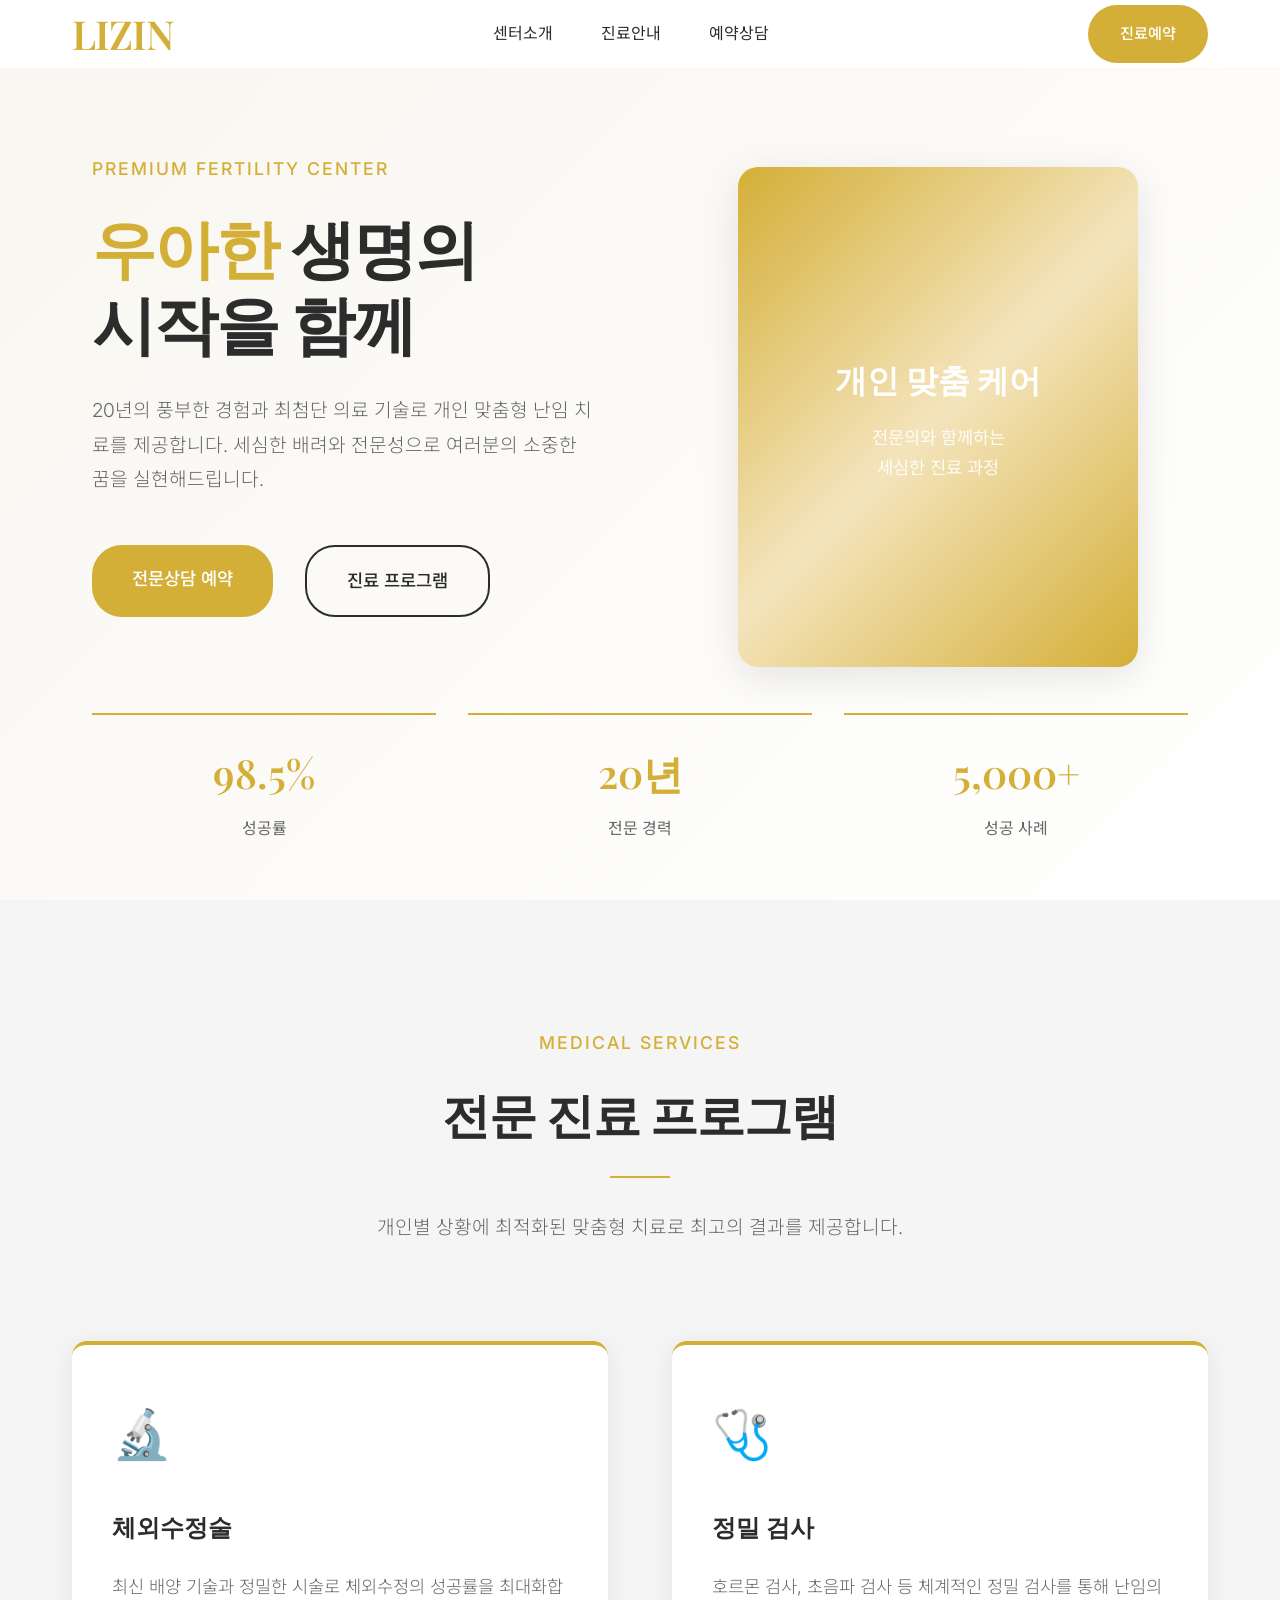
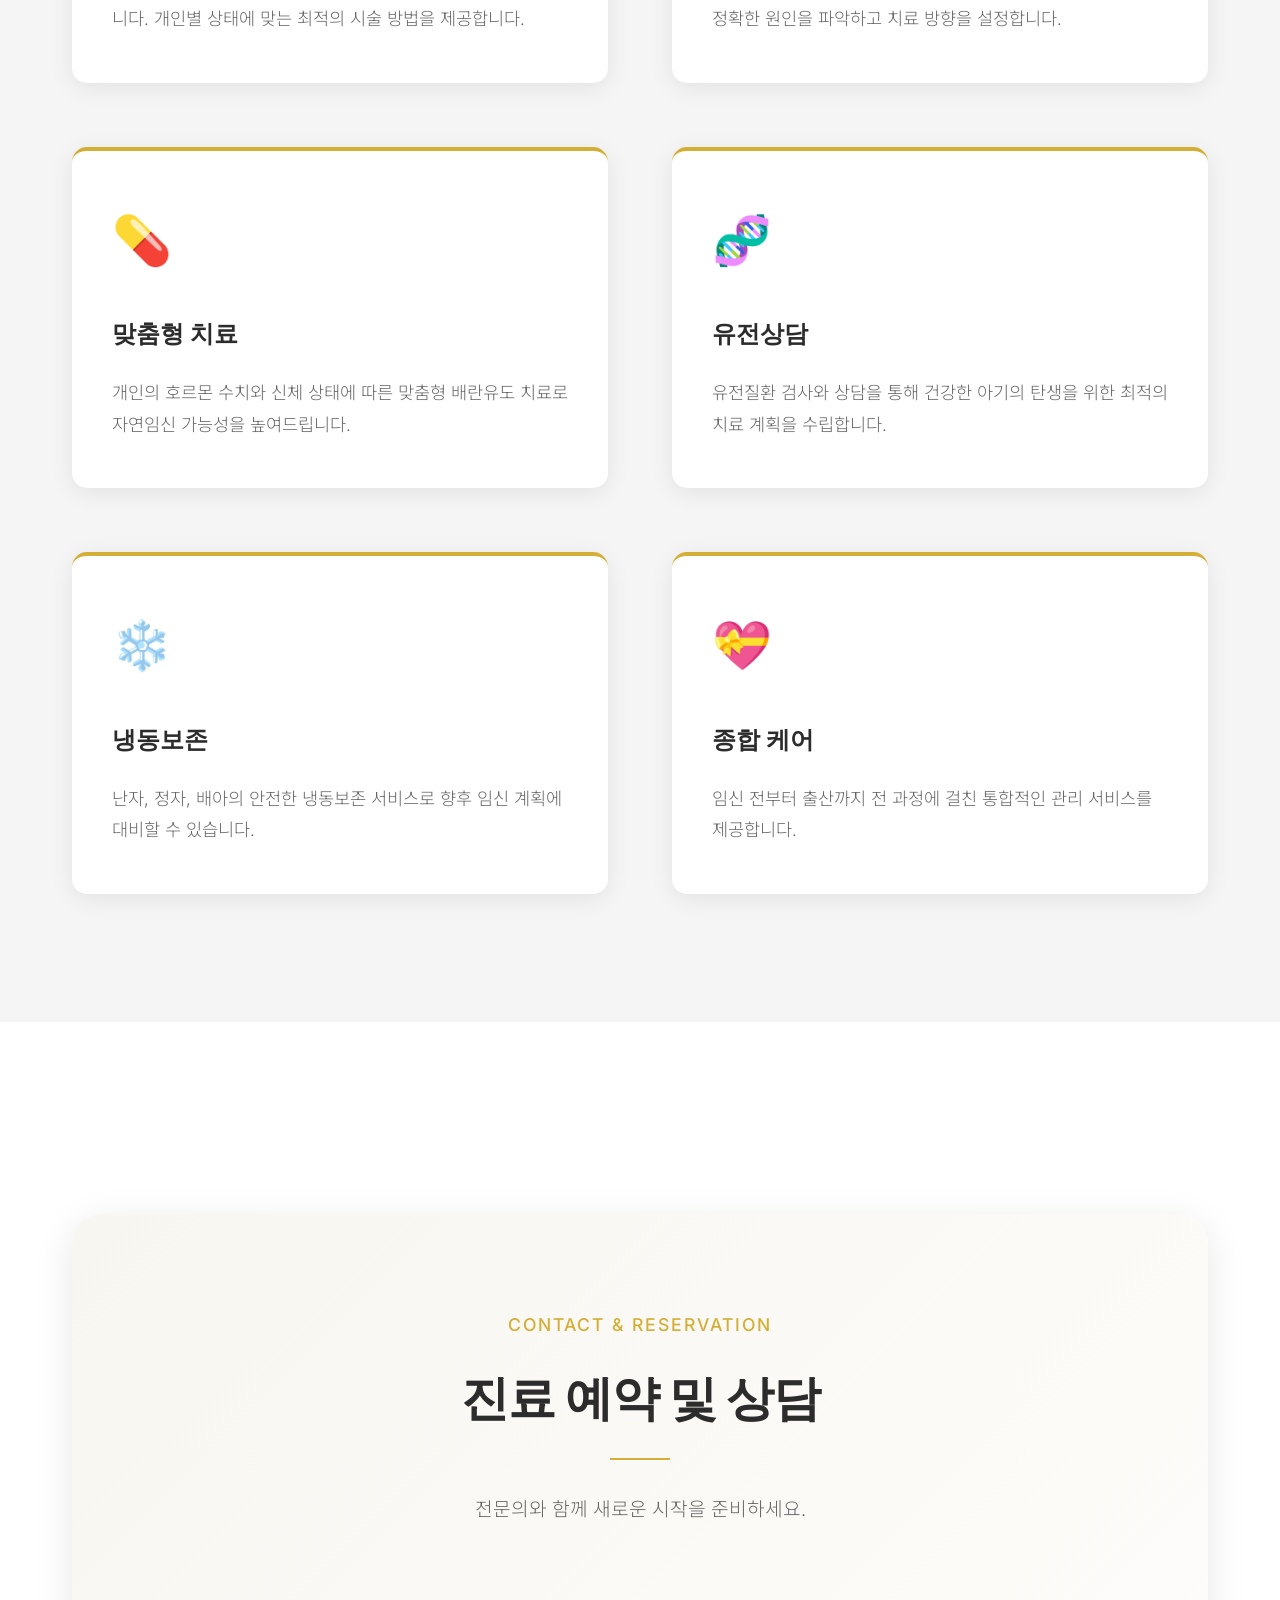
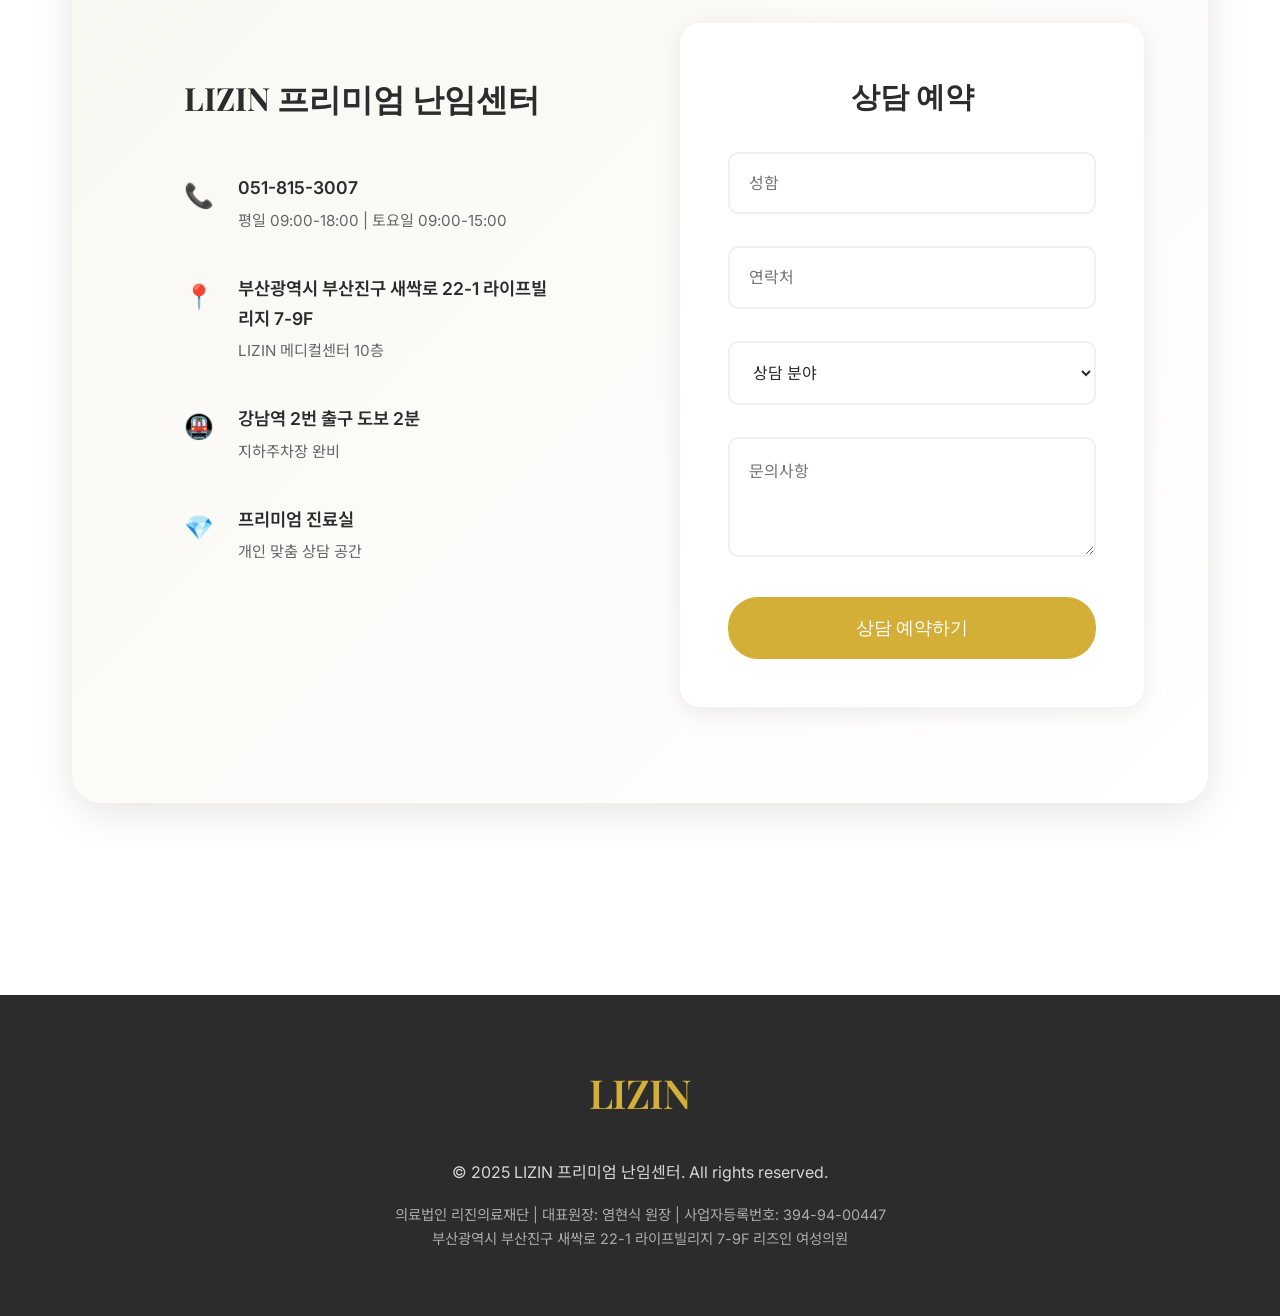
<file: html/hompage/lizin10.html>
<!DOCTYPE html>
<html lang="ko">
<head>
    <meta charset="UTF-8">
    <meta name="viewport" content="width=device-width, initial-scale=1.0">
    <title>LIZIN 프리미엄 난임센터 - 우아한 생명의 시작</title>
    <link href="https://fonts.googleapis.com/css2?family=Playfair+Display:wght@400;500;600;700&family=Inter:wght@300;400;500;600&family=Noto+Sans+KR:wght@300;400;500;600;700&display=swap" rel="stylesheet">
    <style>
        * {
            margin: 0;
            padding: 0;
            box-sizing: border-box;
        }

        :root {
            /* 고급스러운 색상 팔레트 */
            --primary-gold: #d4af37;
            --primary-cream: #f8f6f0;
            --primary-charcoal: #2c2c2c;
            --primary-gray: #666666;
            --primary-light-gray: #f5f5f5;
            --accent-rose: #d4a574;
            
            /* 고급 그라데이션 */
            --luxury-gradient: linear-gradient(135deg, #d4af37 0%, #f4e4bc 50%, #d4af37 100%);
            --subtle-gradient: linear-gradient(135deg, #f8f6f0 0%, #ffffff 100%);
            
            /* 그림자 */
            --luxury-shadow: 0 10px 40px rgba(0, 0, 0, 0.1);
            --card-shadow: 0 5px 25px rgba(0, 0, 0, 0.08);
            --hover-shadow: 0 15px 50px rgba(212, 175, 55, 0.2);
        }

        body {
            font-family: 'Inter', 'Noto Sans KR', sans-serif;
            line-height: 1.7;
            color: var(--primary-charcoal);
            background: #ffffff;
        }

        /* 컨테이너 */
        .container {
            max-width: 1200px;
            margin: 0 auto;
            padding: 0 2rem;
        }

        /* 헤더 - 미니멀하고 우아한 */
        header {
            position: fixed;
            top: 0;
            left: 0;
            right: 0;
            background: rgba(255, 255, 255, 0.95);
            backdrop-filter: blur(20px);
            z-index: 1000;
            border-bottom: 1px solid rgba(212, 175, 55, 0.1);
            transition: all 0.3s ease;
        }

        nav {
            display: flex;
            justify-content: space-between;
            align-items: center;
            padding: 2rem 0;
        }

        .logo {
            font-family: 'Playfair Display', serif;
            font-size: 2.5rem;
            font-weight: 600;
            color: var(--primary-gold);
            letter-spacing: -1px;
        }

        .nav-links {
            display: flex;
            gap: 3rem;
            list-style: none;
        }

        .nav-links a {
            text-decoration: none;
            color: var(--primary-charcoal);
            font-weight: 400;
            font-size: 1rem;
            transition: all 0.3s ease;
            position: relative;
        }

        .nav-links a:hover {
            color: var(--primary-gold);
        }

        .nav-links a::after {
            content: '';
            position: absolute;
            bottom: -5px;
            left: 50%;
            transform: translateX(-50%);
            width: 0;
            height: 1px;
            background: var(--primary-gold);
            transition: width 0.3s ease;
        }

        .nav-links a:hover::after {
            width: 100%;
        }

        .cta-nav {
            background: var(--primary-gold);
            color: white;
            padding: 1rem 2rem;
            border-radius: 30px;
            text-decoration: none;
            font-weight: 500;
            transition: all 0.3s ease;
            font-size: 0.95rem;
        }

        .cta-nav:hover {
            background: #b8941f;
            transform: translateY(-2px);
            box-shadow: var(--hover-shadow);
        }

        /* 히어로 섹션 - 우아하고 깔끔한 */
        .hero {
            min-height: 100vh;
            display: flex;
            align-items: center;
            background: var(--subtle-gradient);
            padding-top: 120px;
        }

        .hero-content {
            display: grid;
            grid-template-columns: 1fr 1fr;
            gap: 6rem;
            align-items: center;
        }

        .hero-text {
            max-width: 500px;
        }

        .hero-subtitle {
            font-size: 1.1rem;
            color: var(--primary-gold);
            margin-bottom: 1.5rem;
            font-weight: 500;
            letter-spacing: 2px;
            text-transform: uppercase;
        }

        .hero-text h1 {
            font-family: 'Playfair Display', serif;
            font-size: 4rem;
            font-weight: 600;
            line-height: 1.2;
            margin-bottom: 2rem;
            color: var(--primary-charcoal);
            letter-spacing: -2px;
        }

        .hero-text h1 .highlight {
            color: var(--primary-gold);
        }

        .hero-description {
            font-size: 1.2rem;
            color: var(--primary-gray);
            margin-bottom: 3rem;
            line-height: 1.8;
            font-weight: 300;
        }

        .hero-buttons {
            display: flex;
            gap: 2rem;
            margin-bottom: 4rem;
        }

        .btn-primary {
            background: var(--primary-gold);
            color: white;
            padding: 1.2rem 2.5rem;
            border-radius: 30px;
            text-decoration: none;
            font-weight: 500;
            font-size: 1.1rem;
            transition: all 0.3s ease;
            border: none;
            cursor: pointer;
        }

        .btn-primary:hover {
            background: #b8941f;
            transform: translateY(-2px);
            box-shadow: var(--hover-shadow);
        }

        .btn-secondary {
            background: transparent;
            color: var(--primary-charcoal);
            padding: 1.2rem 2.5rem;
            border: 2px solid var(--primary-charcoal);
            border-radius: 30px;
            text-decoration: none;
            font-weight: 500;
            font-size: 1.1rem;
            transition: all 0.3s ease;
        }

        .btn-secondary:hover {
            background: var(--primary-charcoal);
            color: white;
            transform: translateY(-2px);
        }

        /* 우아한 통계 */
        .hero-stats {
            display: grid;
            grid-template-columns: repeat(3, 1fr);
            gap: 2rem;
            margin-top: 2rem;
        }

        .stat-item {
            text-align: center;
            padding: 1.5rem 0;
            border-top: 2px solid var(--primary-gold);
        }

        .stat-number {
            font-family: 'Playfair Display', serif;
            font-size: 2.5rem;
            font-weight: 600;
            color: var(--primary-gold);
            display: block;
            margin-bottom: 0.5rem;
        }

        .stat-label {
            color: var(--primary-gray);
            font-weight: 400;
            font-size: 1rem;
        }

        /* 히어로 이미지 영역 */
        .hero-visual {
            display: flex;
            justify-content: center;
            align-items: center;
        }

        .hero-image-placeholder {
            width: 400px;
            height: 500px;
            background: var(--luxury-gradient);
            border-radius: 20px;
            display: flex;
            align-items: center;
            justify-content: center;
            box-shadow: var(--luxury-shadow);
            position: relative;
            overflow: hidden;
        }

        .hero-image-placeholder::before {
            content: '';
            position: absolute;
            top: 0;
            left: 0;
            right: 0;
            bottom: 0;
            background: url('data:image/svg+xml,<svg xmlns="http://www.w3.org/2000/svg" viewBox="0 0 100 100"><defs><pattern id="grain" width="100" height="100" patternUnits="userSpaceOnUse"><circle cx="50" cy="50" r="1" fill="%23ffffff" opacity="0.1"/></pattern></defs><rect width="100" height="100" fill="url(%23grain)"/></svg>');
        }

        .hero-image-content {
            text-align: center;
            color: white;
            z-index: 1;
        }

        .hero-image-content h3 {
            font-family: 'Playfair Display', serif;
            font-size: 2rem;
            margin-bottom: 1rem;
        }

        .hero-image-content p {
            font-size: 1.1rem;
            opacity: 0.9;
        }

        /* 섹션 공통 스타일 */
        .section {
            padding: 8rem 0;
        }

        .section-header {
            text-align: center;
            margin-bottom: 6rem;
            max-width: 600px;
            margin-left: auto;
            margin-right: auto;
        }

        .section-subtitle {
            color: var(--primary-gold);
            font-weight: 500;
            font-size: 1.1rem;
            margin-bottom: 1.5rem;
            letter-spacing: 2px;
            text-transform: uppercase;
        }

        .section-title {
            font-family: 'Playfair Display', serif;
            font-size: 3rem;
            font-weight: 600;
            margin-bottom: 2rem;
            color: var(--primary-charcoal);
            line-height: 1.3;
            letter-spacing: -1px;
        }

        .section-description {
            font-size: 1.2rem;
            color: var(--primary-gray);
            line-height: 1.8;
            font-weight: 300;
        }

        /* 서비스 섹션 - 미니멀한 */
        .services {
            background: var(--primary-light-gray);
        }

        .services-grid {
            display: grid;
            grid-template-columns: repeat(auto-fit, minmax(350px, 1fr));
            gap: 4rem;
        }

        .service-card {
            background: white;
            padding: 3rem 2.5rem;
            border-radius: 15px;
            box-shadow: var(--card-shadow);
            transition: all 0.3s ease;
            text-align: left;
            border-top: 4px solid var(--primary-gold);
        }

        .service-card:hover {
            transform: translateY(-5px);
            box-shadow: var(--hover-shadow);
        }

        .service-icon {
            font-size: 3rem;
            margin-bottom: 2rem;
            display: block;
            color: var(--primary-gold);
        }

        .service-card h3 {
            font-family: 'Playfair Display', serif;
            font-size: 1.5rem;
            margin-bottom: 1.5rem;
            color: var(--primary-charcoal);
            font-weight: 600;
        }

        .service-card p {
            color: var(--primary-gray);
            line-height: 1.8;
            font-size: 1.1rem;
            font-weight: 300;
        }

        /* 연락처 섹션 - 우아한 */
        .contact-section {
            background: var(--subtle-gradient);
            border-radius: 30px;
            padding: 6rem 4rem;
            margin: 4rem 0;
            box-shadow: var(--luxury-shadow);
        }

        .contact-grid {
            display: grid;
            grid-template-columns: 1fr 1fr;
            gap: 5rem;
            margin-top: 4rem;
        }

        .contact-info {
            padding: 3rem;
        }

        .contact-info h3 {
            font-family: 'Playfair Display', serif;
            font-size: 2rem;
            margin-bottom: 3rem;
            color: var(--primary-charcoal);
        }

        .contact-item {
            display: flex;
            align-items: flex-start;
            gap: 1.5rem;
            margin-bottom: 2.5rem;
        }

        .contact-icon {
            font-size: 1.5rem;
            color: var(--primary-gold);
            margin-top: 0.2rem;
        }

        .contact-text {
            flex: 1;
        }

        .contact-text strong {
            color: var(--primary-charcoal);
            font-weight: 600;
            font-size: 1.1rem;
        }

        .contact-text small {
            color: var(--primary-gray);
            font-size: 0.95rem;
            display: block;
            margin-top: 0.3rem;
        }

        .contact-form {
            background: white;
            padding: 3rem;
            border-radius: 20px;
            box-shadow: var(--card-shadow);
        }

        .contact-form h3 {
            font-family: 'Playfair Display', serif;
            font-size: 1.8rem;
            margin-bottom: 2rem;
            color: var(--primary-charcoal);
            text-align: center;
        }

        .form-group {
            margin-bottom: 2rem;
        }

        .form-group input,
        .form-group select,
        .form-group textarea {
            width: 100%;
            padding: 1.2rem;
            border: 2px solid #f0f0f0;
            border-radius: 10px;
            font-size: 1rem;
            font-family: inherit;
            transition: all 0.3s ease;
            background: white;
            color: var(--primary-charcoal);
        }

        .form-group input:focus,
        .form-group select:focus,
        .form-group textarea:focus {
            outline: none;
            border-color: var(--primary-gold);
            box-shadow: 0 0 0 3px rgba(212, 175, 55, 0.1);
        }

        .form-group textarea {
            resize: vertical;
            min-height: 120px;
        }

        /* 반응형 디자인 */
        @media (max-width: 1024px) {
            .hero-content {
                grid-template-columns: 1fr;
                gap: 4rem;
                text-align: center;
            }
            
            .contact-grid {
                grid-template-columns: 1fr;
                gap: 3rem;
            }
            
            .nav-links {
                display: none;
            }
        }

        @media (max-width: 768px) {
            .hero-text h1 {
                font-size: 3rem;
            }
            
            .section-title {
                font-size: 2.2rem;
            }
            
            .hero-stats {
                grid-template-columns: 1fr;
            }
            
            .hero-buttons {
                flex-direction: column;
                gap: 1rem;
            }

            .hero-image-placeholder {
                width: 300px;
                height: 400px;
            }
        }

        /* 부드러운 애니메이션 */
        .fade-in {
            opacity: 0;
            transform: translateY(30px);
            transition: all 0.8s ease;
        }

        .fade-in.visible {
            opacity: 1;
            transform: translateY(0);
        }

        /* 우아한 구분선 */
        .divider {
            width: 60px;
            height: 2px;
            background: var(--primary-gold);
            margin: 2rem auto;
        }
    </style>
</head>
<body>
    <!-- 헤더 -->
    <header>
        <nav class="container">
            <div class="logo">LIZIN</div>
            <ul class="nav-links">
                <li><a href="#about">센터소개</a></li>
                <li><a href="#services">진료안내</a></li>
                <li><a href="#contact">예약상담</a></li>
            </ul>
            <a href="#contact" class="cta-nav">진료예약</a>
        </nav>
    </header>

    <!-- 히어로 섹션 -->
    <section class="hero">
        <div class="container">
            <div class="hero-content">
                <div class="hero-text fade-in">
                    <div class="hero-subtitle">Premium Fertility Center</div>
                    <h1>
                        <span class="highlight">우아한</span> 생명의<br>
                        시작을 함께
                    </h1>
                    <p class="hero-description">
                        20년의 풍부한 경험과 최첨단 의료 기술로 
                        개인 맞춤형 난임 치료를 제공합니다. 
                        세심한 배려와 전문성으로 여러분의 소중한 꿈을 실현해드립니다.
                    </p>
                    <div class="hero-buttons">
                        <a href="#contact" class="btn-primary">전문상담 예약</a>
                        <a href="#services" class="btn-secondary">진료 프로그램</a>
                    </div>
                </div>
                <div class="hero-visual fade-in">
                    <div class="hero-image-placeholder">
                        <div class="hero-image-content">
                            <h3>개인 맞춤 케어</h3>
                            <p>전문의와 함께하는<br>세심한 진료 과정</p>
                        </div>
                    </div>
                </div>
            </div>
            <div class="hero-stats">
                <div class="stat-item fade-in">
                    <span class="stat-number">98.5%</span>
                    <span class="stat-label">성공률</span>
                </div>
                <div class="stat-item fade-in">
                    <span class="stat-number">20년</span>
                    <span class="stat-label">전문 경력</span>
                </div>
                <div class="stat-item fade-in">
                    <span class="stat-number">5,000+</span>
                    <span class="stat-label">성공 사례</span>
                </div>
            </div>
        </div>
    </section>

    <!-- 서비스 섹션 -->
    <section class="section services" id="services">
        <div class="container">
            <div class="section-header fade-in">
                <div class="section-subtitle">Medical Services</div>
                <h2 class="section-title">전문 진료 프로그램</h2>
                <div class="divider"></div>
                <p class="section-description">
                    개인별 상황에 최적화된 맞춤형 치료로 
                    최고의 결과를 제공합니다.
                </p>
            </div>
            <div class="services-grid">
                <div class="service-card fade-in">
                    <span class="service-icon">🔬</span>
                    <h3>체외수정술</h3>
                    <p>최신 배양 기술과 정밀한 시술로 체외수정의 성공률을 최대화합니다. 개인별 상태에 맞는 최적의 시술 방법을 제공합니다.</p>
                </div>
                <div class="service-card fade-in">
                    <span class="service-icon">🩺</span>
                    <h3>정밀 검사</h3>
                    <p>호르몬 검사, 초음파 검사 등 체계적인 정밀 검사를 통해 난임의 정확한 원인을 파악하고 치료 방향을 설정합니다.</p>
                </div>
                <div class="service-card fade-in">
                    <span class="service-icon">💊</span>
                    <h3>맞춤형 치료</h3>
                    <p>개인의 호르몬 수치와 신체 상태에 따른 맞춤형 배란유도 치료로 자연임신 가능성을 높여드립니다.</p>
                </div>
                <div class="service-card fade-in">
                    <span class="service-icon">🧬</span>
                    <h3>유전상담</h3>
                    <p>유전질환 검사와 상담을 통해 건강한 아기의 탄생을 위한 최적의 치료 계획을 수립합니다.</p>
                </div>
                <div class="service-card fade-in">
                    <span class="service-icon">❄️</span>
                    <h3>냉동보존</h3>
                    <p>난자, 정자, 배아의 안전한 냉동보존 서비스로 향후 임신 계획에 대비할 수 있습니다.</p>
                </div>
                <div class="service-card fade-in">
                    <span class="service-icon">💝</span>
                    <h3>종합 케어</h3>
                    <p>임신 전부터 출산까지 전 과정에 걸친 통합적인 관리 서비스를 제공합니다.</p>
                </div>
            </div>
        </div>
    </section>

    <!-- 연락처 섹션 -->
    <section class="section" id="contact">
        <div class="container">
            <div class="contact-section">
                <div class="section-header fade-in">
                    <div class="section-subtitle">Contact & Reservation</div>
                    <h2 class="section-title">진료 예약 및 상담</h2>
                    <div class="divider"></div>
                    <p class="section-description">
                        전문의와 함께 새로운 시작을 준비하세요.
                    </p>
                </div>
                <div class="contact-grid">
                    <div class="contact-info fade-in">
                        <h3>LIZIN 프리미엄 난임센터</h3>
                        <div class="contact-item">
                            <span class="contact-icon">📞</span>
                            <div class="contact-text">
                                <strong>051-815-3007</strong>
                                <small>평일 09:00-18:00 | 토요일 09:00-15:00</small>
                            </div>
                        </div>
                        <div class="contact-item">
                            <span class="contact-icon">📍</span>
                            <div class="contact-text">
                                <strong>부산광역시 부산진구 새싹로 22-1 라이프빌리지 7-9F</strong>
                                <small>LIZIN 메디컬센터 10층</small>
                            </div>
                        </div>
                        <div class="contact-item">
                            <span class="contact-icon">🚇</span>
                            <div class="contact-text">
                                <strong>강남역 2번 출구 도보 2분</strong>
                                <small>지하주차장 완비</small>
                            </div>
                        </div>
                        <div class="contact-item">
                            <span class="contact-icon">💎</span>
                            <div class="contact-text">
                                <strong>프리미엄 진료실</strong>
                                <small>개인 맞춤 상담 공간</small>
                            </div>
                        </div>
                    </div>
                    <div class="contact-form fade-in">
                        <h3>상담 예약</h3>
                        <form>
                            <div class="form-group">
                                <input type="text" placeholder="성함" required>
                            </div>
                            <div class="form-group">
                                <input type="tel" placeholder="연락처" required>
                            </div>
                            <div class="form-group">
                                <select required>
                                    <option value="">상담 분야</option>
                                    <option value="초진">초진 상담</option>
                                    <option value="체외수정">체외수정 상담</option>
                                    <option value="정밀검사">정밀검사 상담</option>
                                    <option value="유전상담">유전상담</option>
                                </select>
                            </div>
                            <div class="form-group">
                                <textarea placeholder="문의사항"></textarea>
                            </div>
                            <button type="submit" class="btn-primary" style="width: 100%;">상담 예약하기</button>
                        </form>
                    </div>
                </div>
            </div>
        </div>
    </section>

    <!-- 푸터 -->
    <footer style="background: var(--primary-charcoal); color: white; padding: 4rem 0; text-align: center;">
        <div class="container">
            <div class="logo" style="color: var(--primary-gold); margin-bottom: 2rem;">LIZIN</div>
            <p style="margin-bottom: 1rem; opacity: 0.8;">© 2025 LIZIN 프리미엄 난임센터. All rights reserved.</p>
            <p style="font-size: 0.9rem; opacity: 0.6;">
                의료법인 리진의료재단 | 대표원장: 염현식 원장 | 사업자등록번호: 394-94-00447<br>
                부산광역시 부산진구 새싹로 22-1 라이프빌리지 7-9F 리즈인 여성의원
            </p>
        </div>
    </footer>

    <script>
        // 스크롤 애니메이션
        const observerOptions = {
            threshold: 0.1,
            rootMargin: '0px 0px -50px 0px'
        };

        const observer = new IntersectionObserver((entries) => {
            entries.forEach(entry => {
                if (entry.isIntersecting) {
                    entry.target.classList.add('visible');
                }
            });
        }, observerOptions);

        document.querySelectorAll('.fade-in').forEach(el => {
            observer.observe(el);
        });

        // 폼 제출 처리
        document.querySelector('form').addEventListener('submit', function(e) {
            e.preventDefault();
            const btn = e.target.querySelector('button[type="submit"]');
            const originalText = btn.textContent;
            
            btn.textContent = '예약 요청 중...';
            btn.disabled = true;
            btn.style.opacity = '0.7';
            
            setTimeout(() => {
                btn.textContent = '예약 완료! 곧 연락드리겠습니다';
                btn.style.background = 'var(--primary-gold)';
                
                setTimeout(() => {
                    btn.textContent = originalText;
                    btn.disabled = false;
                    btn.style.opacity = '1';
                    btn.style.background = '';
                    e.target.reset();
                }, 3000);
            }, 2000);
        });

        // 부드러운 스크롤
        document.querySelectorAll('a[href^="#"]').forEach(anchor => {
            anchor.addEventListener('click', function (e) {
                e.preventDefault();
                const target = document.querySelector(this.getAttribute('href'));
                if (target) {
                    target.scrollIntoView({
                        behavior: 'smooth',
                        block: 'start'
                    });
                }
            });
        });

        // 헤더 스크롤 효과
        window.addEventListener('scroll', function() {
            const header = document.querySelector('header');
            if (window.scrollY > 100) {
                header.style.background = 'rgba(255, 255, 255, 0.98)';
                header.style.boxShadow = '0 2px 20px rgba(0, 0, 0, 0.1)';
            } else {
                header.style.background = 'rgba(255, 255, 255, 0.95)';
                header.style.boxShadow = 'none';
            }
        });
    </script>
</body>
</html>
</file>
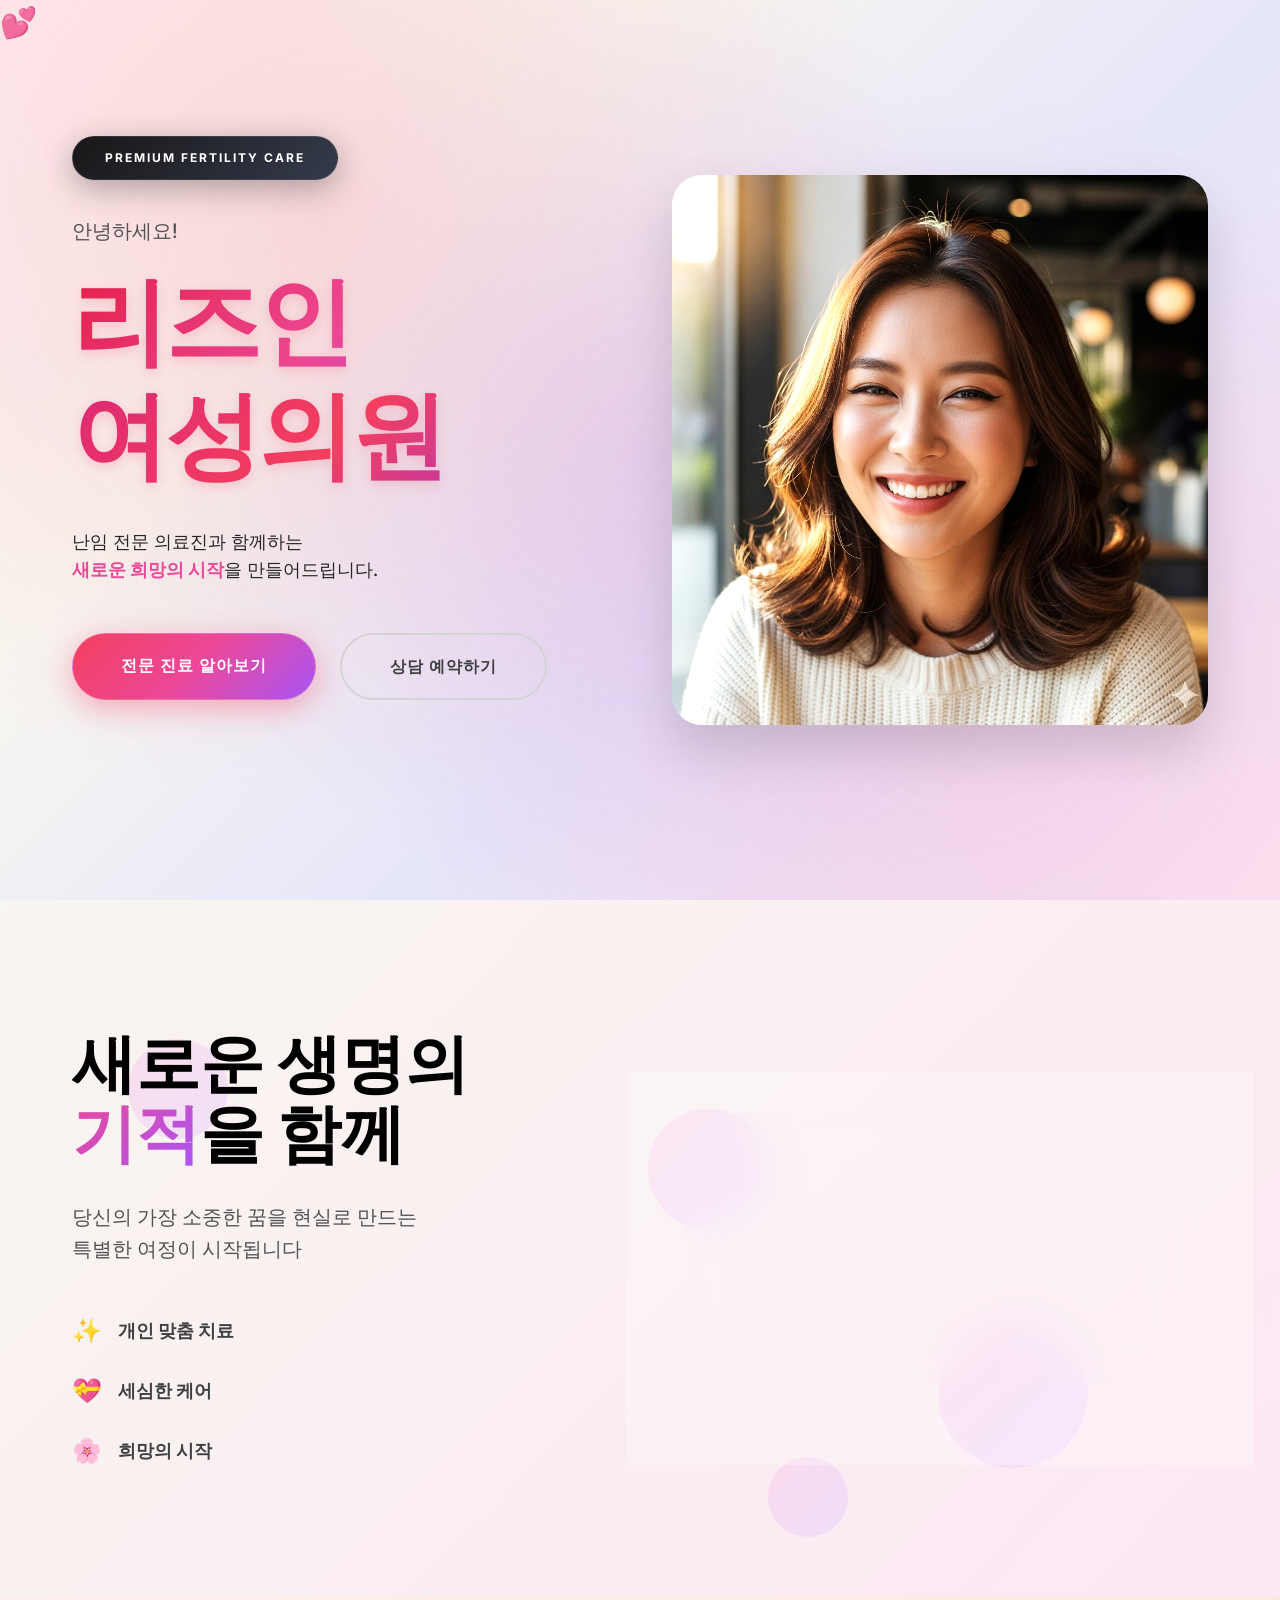
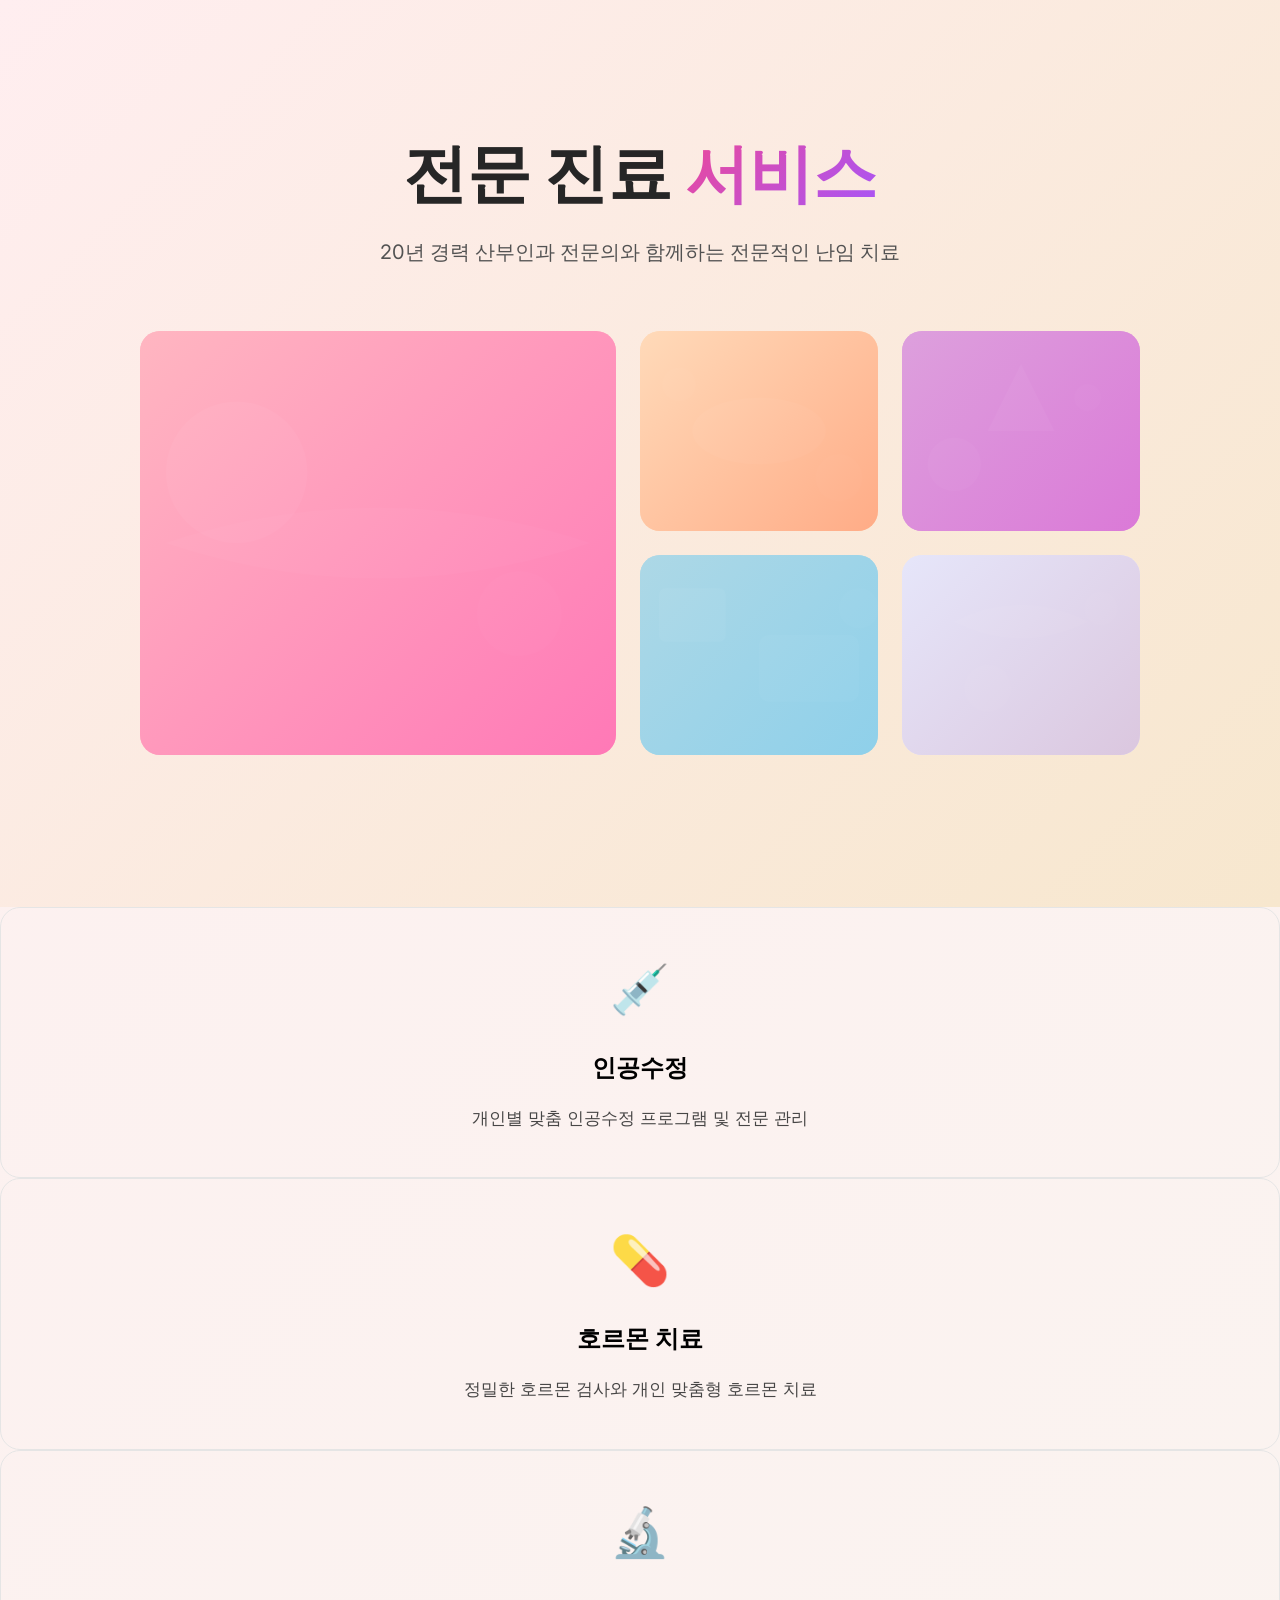
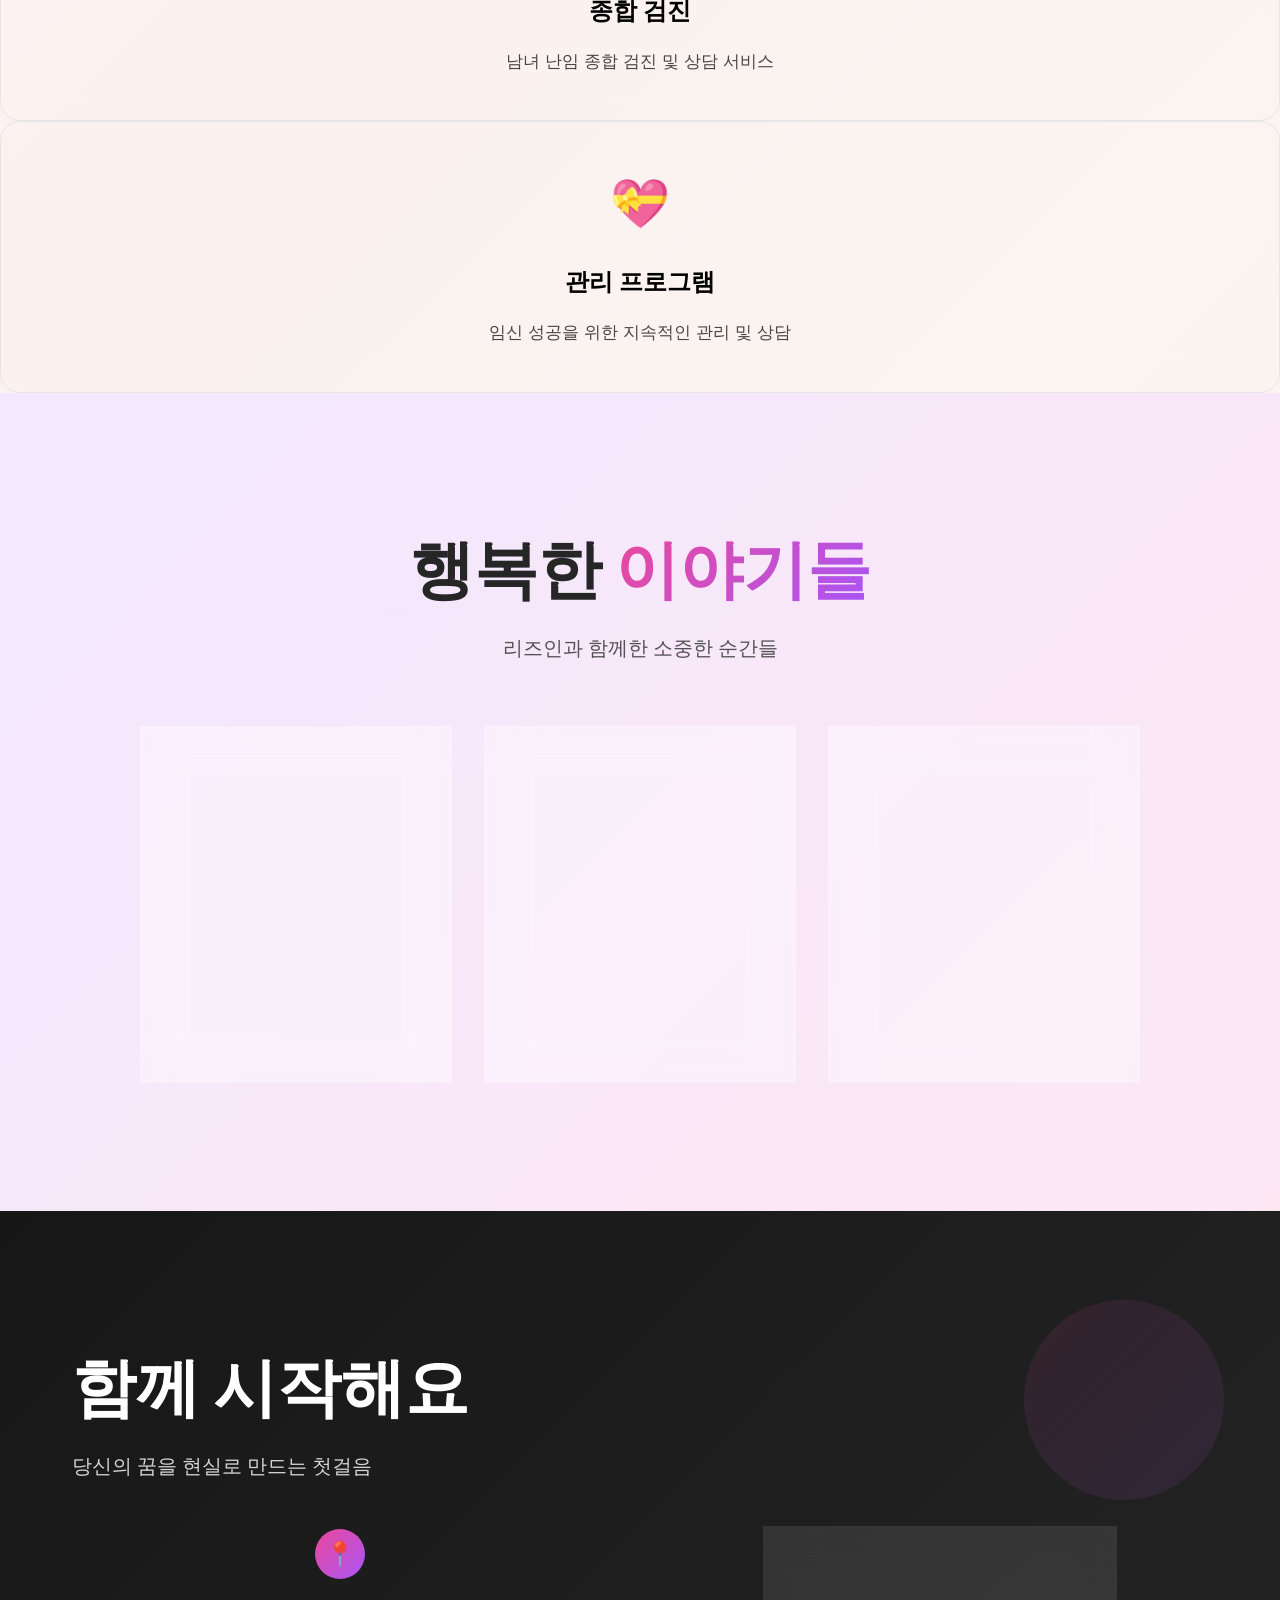
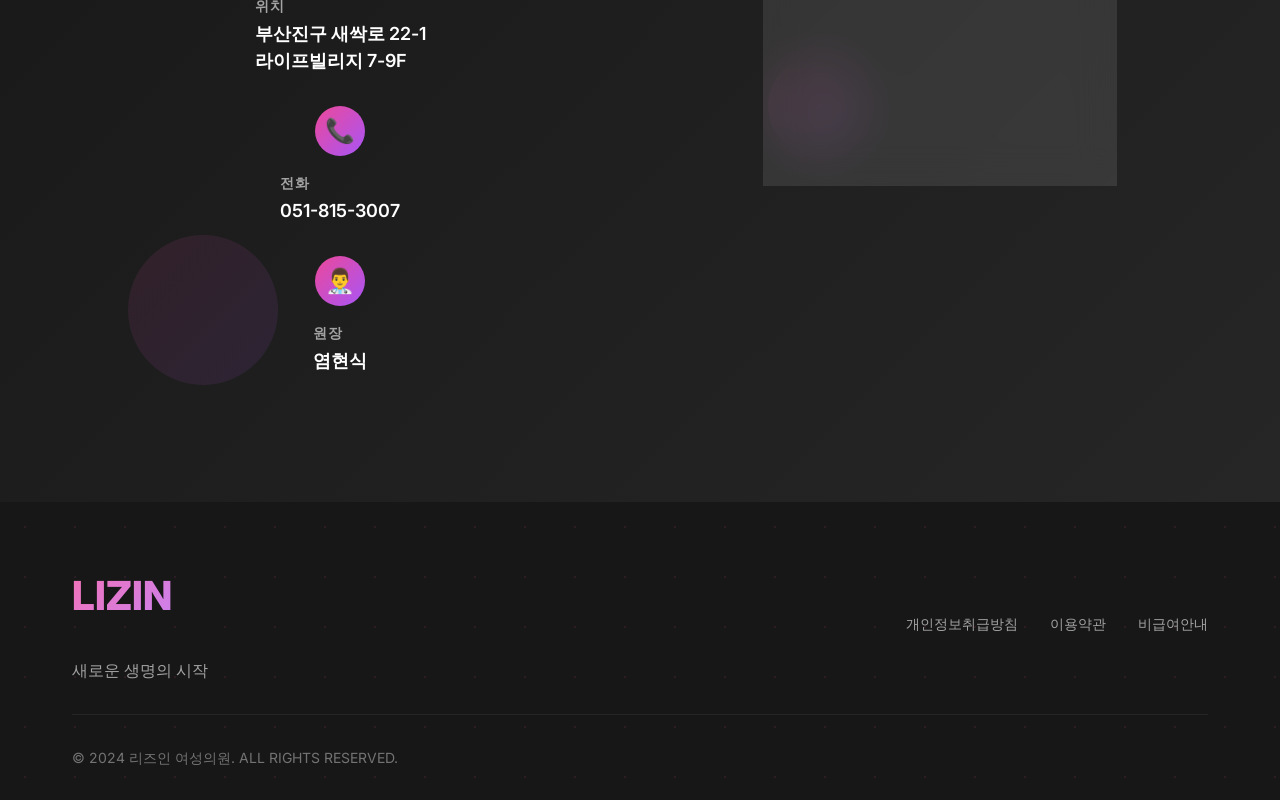
<file: html/hompage/lizin2.html>
<!DOCTYPE html>
<html lang="ko">
<head>
    <meta charset="UTF-8">
    <meta name="viewport" content="width=device-width, initial-scale=1.0">
    <title>리즈인 여성의원</title>
    <link href="https://fonts.googleapis.com/css2?family=Inter:wght@300;400;500;600;700;800;900&display=swap" rel="stylesheet">
    <style>
        * {
            margin: 0;
            padding: 0;
            box-sizing: border-box;
        }

        :root {
            --primary-black: #000000;
            --primary-white: #ffffff;
            --gray-50: #fafafa;
            --gray-100: #f5f5f5;
            --gray-200: #e5e5e5;
            --gray-300: #d4d4d4;
            --gray-400: #a3a3a3;
            --gray-500: #737373;
            --gray-600: #525252;
            --gray-700: #404040;
            --gray-800: #262626;
            --gray-900: #171717;
            
            /* Feminine Color Palette */
            --rose-100: #ffe4e6;
            --rose-200: #fecdd3;
            --rose-300: #fda4af;
            --rose-400: #fb7185;
            --rose-500: #f43f5e;
            --rose-600: #e11d48;
            
            --pink-100: #fce7f3;
            --pink-200: #fbcfe8;
            --pink-300: #f9a8d4;
            --pink-400: #f472b6;
            --pink-500: #ec4899;
            --pink-600: #db2777;
            
            --purple-100: #f3e8ff;
            --purple-200: #e9d5ff;
            --purple-300: #d8b4fe;
            --purple-400: #c084fc;
            --purple-500: #a855f7;
            --purple-600: #9333ea;
            
            --lavender: #e6e6fa;
            --pearl: #f8f6f0;
            --champagne: #f7e7ce;
            --blush: #ffeef0;
        }

        body {
            font-family: 'Inter', sans-serif;
            background: linear-gradient(135deg, var(--blush) 0%, var(--pearl) 25%, var(--lavender) 50%, var(--pink-100) 75%, var(--rose-100) 100%);
            background-size: 400% 400%;
            animation: gradientShift 15s ease-in-out infinite;
            color: var(--primary-black);
            line-height: 1.5;
            overflow-x: hidden;
            position: relative;
        }

        /* Animated Background */
        body::before {
            content: '';
            position: fixed;
            top: 0;
            left: 0;
            width: 100%;
            height: 100%;
            background: 
                radial-gradient(circle at 20% 80%, rgba(236, 72, 153, 0.1) 0%, transparent 50%),
                radial-gradient(circle at 80% 20%, rgba(168, 85, 247, 0.1) 0%, transparent 50%),
                radial-gradient(circle at 40% 40%, rgba(244, 63, 94, 0.05) 0%, transparent 50%);
            z-index: -2;
            animation: floatingColors 20s ease-in-out infinite;
        }

        @keyframes gradientShift {
            0%, 100% { background-position: 0% 50%; }
            50% { background-position: 100% 50%; }
        }

        @keyframes floatingColors {
            0%, 100% { 
                transform: translateX(0%) translateY(0%) rotate(0deg);
                opacity: 0.6;
            }
            33% { 
                transform: translateX(-20%) translateY(-10%) rotate(120deg);
                opacity: 0.8;
            }
            66% { 
                transform: translateX(20%) translateY(10%) rotate(240deg);
                opacity: 0.4;
            }
        }

        /* Typography */
        .text-massive {
            font-size: clamp(3rem, 12vw, 10rem);
            font-weight: 900;
            line-height: 0.9;
            letter-spacing: -0.05em;
        }

        .text-huge {
            font-size: clamp(2rem, 8vw, 6rem);
            font-weight: 800;
            line-height: 0.95;
            letter-spacing: -0.03em;
        }

        .text-big {
            font-size: clamp(1.5rem, 4vw, 3rem);
            font-weight: 700;
            line-height: 1.1;
            letter-spacing: -0.02em;
        }

        .text-medium {
            font-size: clamp(1rem, 2.5vw, 1.5rem);
            font-weight: 500;
            line-height: 1.3;
        }

        .text-small {
            font-size: 0.875rem;
            font-weight: 400;
            line-height: 1.4;
        }

        /* Layout */
        .container {
            max-width: 1200px;
            margin: 0 auto;
            padding: 0 2rem;
            position: relative;
        }

        .section {
            padding: 8rem 0;
            position: relative;
        }

        .section-sm {
            padding: 4rem 0;
        }

        /* Floating Elements */
        .floating-hearts {
            position: fixed;
            top: 0;
            left: 0;
            width: 100%;
            height: 100%;
            pointer-events: none;
            z-index: -1;
        }

        .heart {
            position: absolute;
            font-size: 20px;
            color: var(--pink-300);
            animation: floatUp 15s linear infinite;
            opacity: 0;
        }

        .heart:nth-child(1) { left: 10%; animation-delay: 0s; }
        .heart:nth-child(2) { left: 20%; animation-delay: 2s; }
        .heart:nth-child(3) { left: 30%; animation-delay: 4s; }
        .heart:nth-child(4) { left: 40%; animation-delay: 6s; }
        .heart:nth-child(5) { left: 50%; animation-delay: 8s; }
        .heart:nth-child(6) { left: 60%; animation-delay: 10s; }
        .heart:nth-child(7) { left: 70%; animation-delay: 12s; }
        .heart:nth-child(8) { left: 80%; animation-delay: 14s; }
        .heart:nth-child(9) { left: 90%; animation-delay: 16s; }

        @keyframes floatUp {
            0% {
                transform: translateY(100vh) rotate(0deg);
                opacity: 0;
            }
            10% {
                opacity: 1;
            }
            90% {
                opacity: 1;
            }
            100% {
                transform: translateY(-100px) rotate(360deg);
                opacity: 0;
            }
        }

        /* Sparkle Animation */
        .sparkles {
            position: fixed;
            top: 0;
            left: 0;
            width: 100%;
            height: 100%;
            pointer-events: none;
            z-index: -1;
        }

        .sparkle {
            position: absolute;
            width: 4px;
            height: 4px;
            background: var(--pink-400);
            border-radius: 50%;
            animation: sparkle 3s linear infinite;
        }

        .sparkle:nth-child(1) { top: 20%; left: 10%; animation-delay: 0s; }
        .sparkle:nth-child(2) { top: 40%; left: 30%; animation-delay: 0.5s; }
        .sparkle:nth-child(3) { top: 60%; left: 50%; animation-delay: 1s; }
        .sparkle:nth-child(4) { top: 80%; left: 70%; animation-delay: 1.5s; }
        .sparkle:nth-child(5) { top: 30%; left: 80%; animation-delay: 2s; }
        .sparkle:nth-child(6) { top: 70%; left: 20%; animation-delay: 2.5s; }

        @keyframes sparkle {
            0%, 100% {
                opacity: 0;
                transform: scale(0);
            }
            50% {
                opacity: 1;
                transform: scale(1);
            }
        }

        /* Bubble Animation */
        .bubbles {
            position: fixed;
            top: 0;
            left: 0;
            width: 100%;
            height: 100%;
            pointer-events: none;
            z-index: -1;
        }

        .bubble {
            position: absolute;
            background: linear-gradient(135deg, rgba(244, 63, 94, 0.2), rgba(236, 72, 153, 0.3));
            border-radius: 50%;
            animation: bubbleUp 12s linear infinite;
            opacity: 0;
        }

        .bubble:nth-child(1) { width: 40px; height: 40px; left: 15%; animation-delay: 0s; }
        .bubble:nth-child(2) { width: 60px; height: 60px; left: 35%; animation-delay: 2s; }
        .bubble:nth-child(3) { width: 30px; height: 30px; left: 55%; animation-delay: 4s; }
        .bubble:nth-child(4) { width: 50px; height: 50px; left: 75%; animation-delay: 6s; }
        .bubble:nth-child(5) { width: 35px; height: 35px; left: 85%; animation-delay: 8s; }

        @keyframes bubbleUp {
            0% {
                transform: translateY(100vh) scale(0);
                opacity: 0;
            }
            10% {
                opacity: 0.6;
                transform: translateY(90vh) scale(1);
            }
            90% {
                opacity: 0.6;
                transform: translateY(10vh) scale(1);
            }
            100% {
                transform: translateY(-10vh) scale(0);
                opacity: 0;
            }
        }

        /* Hero Section */
        .hero {
            min-height: 100vh;
            display: flex;
            align-items: center;
            justify-content: center;
            position: relative;
            overflow: hidden;
            background: linear-gradient(135deg, var(--blush) 0%, var(--pearl) 30%, var(--lavender) 60%, var(--pink-100) 100%);
        }

        .hero-background {
            position: absolute;
            top: 0;
            left: 0;
            width: 100%;
            height: 100%;
            z-index: 1;
        }

        .gradient-overlay {
            position: absolute;
            top: 0;
            left: 0;
            width: 100%;
            height: 100%;
            background: 
                radial-gradient(circle at 25% 25%, rgba(244, 63, 94, 0.15) 0%, transparent 50%),
                radial-gradient(circle at 75% 75%, rgba(236, 72, 153, 0.15) 0%, transparent 50%),
                radial-gradient(circle at 50% 50%, rgba(168, 85, 247, 0.1) 0%, transparent 60%);
            animation: romanticGlow 25s ease-in-out infinite;
        }

        @keyframes romanticGlow {
            0%, 100% { 
                opacity: 0.7;
                transform: scale(1);
            }
            50% { 
                opacity: 1;
                transform: scale(1.05);
            }
        }

        .floating-particles {
            position: absolute;
            width: 100%;
            height: 100%;
        }

        .floating-particles::before,
        .floating-particles::after {
            content: '💕';
            position: absolute;
            font-size: 30px;
            animation: floatParticles 20s linear infinite;
            opacity: 0.6;
        .floating-particles::before {
            top: 20%;
            left: 15%;
            animation-delay: 0s;
        }

        .floating-particles::after {
            top: 60%;
            right: 20%;
            animation-delay: 10s;
        }

        @keyframes floatParticles {
            0%, 100% { 
                transform: translateY(0px) rotate(0deg) scale(1); 
                opacity: 0.4; 
            }
            50% { 
                transform: translateY(-30px) rotate(180deg) scale(1.2); 
                opacity: 0.8; 
            }
        }
            animation-delay: 4s;
        }

        @keyframes float {
            0%, 100% { 
                transform: translateY(0px) rotate(0deg) scale(1); 
                opacity: 0.7; 
            }
            50% { 
                transform: translateY(-40px) rotate(180deg) scale(1.1); 
                opacity: 1; 
            }
        }

        .hero-layout {
            display: grid;
            grid-template-columns: 1fr 1fr;
            gap: 4rem;
            align-items: center;
            max-width: 1200px;
            margin: 0 auto;
        }

        .hero-content {
            position: relative;
            z-index: 2;
            text-align: left;
        }

        .hero-image {
            position: relative;
            z-index: 2;
        }

        .image-wrapper {
            position: relative;
            border-radius: 30px;
            overflow: hidden;
            box-shadow: 
                0 25px 50px rgba(0, 0, 0, 0.15),
                0 0 0 1px rgba(255, 255, 255, 0.05);
            transition: all 0.4s cubic-bezier(0.4, 0, 0.2, 1);
            background: linear-gradient(145deg, rgba(255, 255, 255, 0.1), rgba(255, 255, 255, 0.05));
            backdrop-filter: blur(10px);
        }

        .image-wrapper::before {
            content: '';
            position: absolute;
            top: 0;
            left: 0;
            right: 0;
            bottom: 0;
            background: linear-gradient(
                135deg,
                rgba(236, 72, 153, 0.1) 0%,
                rgba(139, 92, 246, 0.1) 50%,
                rgba(34, 197, 94, 0.1) 100%
            );
            z-index: 1;
            opacity: 0;
            transition: opacity 0.3s ease;
        }

        .image-wrapper:hover::before {
            opacity: 1;
        }

        .image-wrapper:hover {
            transform: translateY(-15px) rotateX(5deg) rotateY(-5deg);
            box-shadow: 
                0 35px 70px rgba(0, 0, 0, 0.25),
                0 0 0 1px rgba(255, 255, 255, 0.1);
        }

        .image-wrapper img {
            width: 100%;
            height: 550px;
            object-fit: cover;
            display: block;
            transition: transform 0.4s ease;
            filter: brightness(1.1) contrast(1.05);
        }

        .image-wrapper:hover img {
            transform: scale(1.05);
        }

        .image-overlay {
            position: absolute;
            bottom: 0;
            left: 0;
            right: 0;
            background: linear-gradient(
                to top, 
                rgba(0, 0, 0, 0.9) 0%,
                rgba(0, 0, 0, 0.6) 50%,
                transparent 100%
            );
            padding: 2.5rem;
            color: white;
            z-index: 2;
            transform: translateY(10px);
            opacity: 0;
            transition: all 0.3s ease;
        }

        .image-wrapper:hover .image-overlay {
            transform: translateY(0);
            opacity: 1;
        }

        .image-overlay h3 {
            margin: 0;
            font-weight: 700;
        }

        .hero-badge {
            display: inline-block;
            background: linear-gradient(135deg, rgba(0, 0, 0, 0.9), rgba(30, 41, 59, 0.9));
            color: white;
            padding: 0.75rem 2rem;
            border-radius: 2rem;
            font-size: 0.75rem;
            font-weight: 700;
            letter-spacing: 2px;
            text-transform: uppercase;
            margin-bottom: 2rem;
            backdrop-filter: blur(20px);
            border: 1px solid rgba(255, 255, 255, 0.1);
            box-shadow: 0 8px 32px rgba(0, 0, 0, 0.3);
            position: relative;
            overflow: hidden;
            animation: badgeGlow 3s ease-in-out infinite;
        }

        .hero-badge::before {
            content: '';
            position: absolute;
            top: 0;
            left: -100%;
            width: 100%;
            height: 100%;
            background: linear-gradient(90deg, transparent, rgba(255, 255, 255, 0.2), transparent);
            transition: left 0.5s;
        }

        .hero-badge:hover::before {
            left: 100%;
        }

        @keyframes badgeGlow {
            0%, 100% { box-shadow: 0 8px 32px rgba(0, 0, 0, 0.3); }
            50% { box-shadow: 0 8px 32px rgba(236, 72, 153, 0.4); }
        }

        .hero-greeting {
            color: var(--gray-600);
            margin-bottom: 1.5rem;
            font-weight: 500;
            font-size: 1.25rem;
            position: relative;
            animation: fadeInUp 0.8s ease-out 0.2s both;
        }

        @keyframes fadeInUp {
            from {
                opacity: 0;
                transform: translateY(30px);
            }
            to {
                opacity: 1;
                transform: translateY(0);
            }
        }

        .hero-title {
            margin-bottom: 2.5rem;
            line-height: 1.1;
            position: relative;
        }

        .title-line {
            display: block;
            animation: slideUp 1s cubic-bezier(0.4, 0, 0.2, 1) forwards;
            opacity: 0;
            transform: translateY(50px);
            position: relative;
        }

        .title-line:nth-child(2) {
            animation-delay: 0.4s;
        }

        @keyframes slideUp {
            to {
                opacity: 1;
                transform: translateY(0);
            }
        }

        .stylish-title {
            font-weight: 800;
            letter-spacing: -3px;
            text-shadow: 0 4px 12px rgba(244, 63, 94, 0.2);
        }

        .stylish-title .title-line:first-child {
            background: linear-gradient(135deg, var(--rose-600) 0%, var(--pink-500) 50%, var(--purple-500) 100%);
            -webkit-background-clip: text;
            -webkit-text-fill-color: transparent;
            background-clip: text;
        }

        .clinic-name {
            background: linear-gradient(135deg, var(--pink-600) 0%, var(--rose-500) 50%, var(--purple-600) 100%);
            -webkit-background-clip: text;
            -webkit-text-fill-color: transparent;
            background-clip: text;
            font-weight: 900;
            margin-top: 0.5rem;
        }

        .hero-subtitle {
            color: var(--gray-800);
            margin-bottom: 3rem;
            max-width: 600px;
            margin-left: auto;
            margin-right: auto;
            font-size: 1.125rem;
            line-height: 1.6;
            font-weight: 500;
        }

        .highlight {
            color: var(--pink-500) !important;
            background: none !important;
            -webkit-background-clip: initial !important;
            -webkit-text-fill-color: initial !important;
            background-clip: initial !important;
            font-weight: 700;
        }

        /* 브라우저 호환성을 위한 대체 스타일 */
        @supports not (-webkit-background-clip: text) {
            .highlight {
                background: none;
                color: var(--pink-500);
                -webkit-text-fill-color: initial;
            }
        }

        .hero-actions {
            display: flex;
            gap: 1.5rem;
            justify-content: flex-start;
            margin-bottom: 4rem;
            flex-wrap: wrap;
            animation: fadeInUp 0.8s ease-out 0.8s both;
        }

        .hero-cta {
            display: inline-block;
            padding: 1.2rem 3rem;
            border-radius: 3rem;
            text-decoration: none;
            font-weight: 700;
            transition: all 0.4s cubic-bezier(0.4, 0, 0.2, 1);
            font-size: 1rem;
            position: relative;
            overflow: hidden;
            text-transform: uppercase;
            letter-spacing: 1px;
        }

        .hero-cta::before {
            content: '';
            position: absolute;
            top: 0;
            left: -100%;
            width: 100%;
            height: 100%;
            background: linear-gradient(90deg, transparent, rgba(255, 255, 255, 0.2), transparent);
            transition: left 0.6s;
        }

        .hero-cta:hover::before {
            left: 100%;
        }

        .hero-cta.primary {
            background: linear-gradient(135deg, var(--rose-500) 0%, var(--pink-500) 50%, var(--purple-500) 100%);
            color: white;
            box-shadow: 
                0 8px 30px rgba(244, 63, 94, 0.4),
                0 0 0 1px rgba(255, 255, 255, 0.2);
            border: 1px solid rgba(255, 255, 255, 0.2);
        }

        .hero-cta.primary:hover {
            transform: translateY(-3px) scale(1.02);
            box-shadow: 
                0 15px 40px rgba(244, 63, 94, 0.6),
                0 0 0 1px rgba(255, 255, 255, 0.3);
            background: linear-gradient(135deg, var(--rose-600) 0%, var(--pink-600) 50%, var(--purple-600) 100%);
        }

        .hero-cta.secondary {
            background: rgba(255, 255, 255, 0.3);
            color: var(--rose-600);
            border: 2px solid var(--pink-300);
            backdrop-filter: blur(10px);
        }

        .hero-cta.secondary:hover {
            background: rgba(255, 255, 255, 0.5);
            border-color: var(--pink-400);
            transform: translateY(-3px) scale(1.02);
            box-shadow: 0 10px 30px rgba(244, 63, 94, 0.2);
        }

        .hero-cta.secondary {
            background: transparent;
            color: var(--gray-700);
            border: 2px solid var(--gray-300);
        }

        .hero-cta.secondary:hover {
            background: var(--gray-100);
            border-color: var(--gray-400);
            transform: translateY(-2px);
        }

        .hero-stats {
            display: flex;
            justify-content: flex-start;
            gap: 4rem;
            margin-top: 3rem;
            animation: fadeInUp 0.8s ease-out 1.2s both;
        }

        .stat-item {
            text-align: center;
            position: relative;
            padding: 1.5rem;
            background: rgba(255, 255, 255, 0.1);
            border-radius: 20px;
            backdrop-filter: blur(10px);
            border: 1px solid rgba(255, 255, 255, 0.2);
            transition: all 0.3s ease;
            min-width: 120px;
        }

        .stat-item:hover {
            transform: translateY(-5px);
            background: rgba(255, 255, 255, 0.15);
            box-shadow: 0 10px 30px rgba(0, 0, 0, 0.1);
        }

        .stat-item::before {
            content: '';
            position: absolute;
            top: 0;
            left: 0;
            right: 0;
            height: 3px;
            background: linear-gradient(90deg, #ec4899, #8b5cf6, #22c55e);
            border-radius: 20px 20px 0 0;
        }

        .stat-number {
            display: block;
            font-size: 2.5rem;
            font-weight: 900;
            background: linear-gradient(135deg, #1e293b 0%, #334155 100%);
            -webkit-background-clip: text;
            -webkit-text-fill-color: transparent;
            background-clip: text;
            margin-bottom: 0.5rem;
            line-height: 1;
        }

        .stat-label {
            font-size: 0.875rem;
            color: var(--gray-600);
            font-weight: 600;
            text-transform: uppercase;
            letter-spacing: 1px;
        }

        .hero-cta:hover {
            background: var(--primary-white);
            color: var(--primary-black);
            transform: translateY(-2px);
            box-shadow: 0 10px 30px rgba(0, 0, 0, 0.1);
        }

        .highlight {
            background: linear-gradient(135deg, var(--accent-pink) 0%, var(--accent-purple) 100%);
            -webkit-background-clip: text;
            -webkit-text-fill-color: transparent;
            background-clip: text;
            font-weight: 800;
        }

        /* Photo Section */
        .photo-section {
            background: var(--gray-50);
        }

        .photo-container {
            display: flex;
            align-items: center;
            justify-content: center;
        }

        .photo-wrapper {
            position: relative;
            width: 400px;
            height: 500px;
            border-radius: 2rem;
            overflow: hidden;
            box-shadow: 0 20px 60px rgba(0, 0, 0, 0.1);
        }

        .photo-wrapper img {
            width: 100%;
            height: 100%;
            object-fit: cover;
        }

        .photo-overlay {
            position: absolute;
            bottom: 0;
            left: 0;
            right: 0;
            background: linear-gradient(transparent, rgba(0, 0, 0, 0.8));
            color: white;
            padding: 2rem;
            text-align: center;
        }

        /* Quote Section */
        .quote-section {
            background: var(--primary-black);
            color: var(--primary-white);
            text-align: center;
            padding: 6rem 0;
        }

        .quote-mark {
            font-size: 4rem;
            color: var(--gray-600);
            line-height: 1;
            margin-bottom: 1rem;
        }

        /* Animations */
        @keyframes fadeInUp {
            from {
                opacity: 0;
                transform: translateY(30px);
            }
            to {
                opacity: 1;
                transform: translateY(0);
            }
        }

        .fade-in {
            animation: fadeInUp 0.8s ease-out;
        }

        /* Services Grid */
        .services-grid {
            display: grid;
            grid-template-columns: repeat(auto-fit, minmax(300px, 1fr));
            gap: 3rem;
            margin-top: 4rem;
        }

        .service-card {
            padding: 3rem;
            background: var(--primary-white);
            border-radius: 1.5rem;
            border: 1px solid var(--gray-200);
            transition: all 0.3s ease;
            text-align: center;
        }

        .service-card:hover {
            transform: translateY(-8px);
            box-shadow: 0 20px 40px rgba(0, 0, 0, 0.1);
            border-color: var(--primary-black);
        }

        .service-icon {
            width: 60px;
            height: 60px;
            background: var(--primary-black);
            color: var(--primary-white);
            border-radius: 50%;
            display: flex;
            align-items: center;
            justify-content: center;
            margin: 0 auto 1.5rem;
            font-size: 1.5rem;
        }

        .service-title {
            font-size: 1.25rem;
            font-weight: 700;
            margin-bottom: 1rem;
        }

        .service-description {
            color: var(--gray-600);
            line-height: 1.6;
        }

        /* Testimonials Section */
        .testimonials {
            background: var(--white);
            padding: 120px 0;
        }

        .testimonials-subtitle {
            color: var(--gray-600);
            margin-bottom: 4rem;
        }

        .testimonials-grid {
            display: grid;
            grid-template-columns: repeat(3, 1fr);
            gap: 3rem;
            margin-top: 4rem;
        }

        .testimonial-card {
            background: rgba(0, 0, 0, 0.05);
            border-radius: 0;
            padding: 3rem 2.5rem;
            transition: all 0.3s ease;
            position: relative;
        }

        .testimonial-card:hover {
            background: rgba(0, 0, 0, 0.08);
            transform: translateY(-10px);
        }

        .testimonial-number {
            font-size: 6rem;
            font-weight: 900;
            color: rgba(0, 0, 0, 0.1);
            line-height: 1;
            margin-bottom: 1rem;
        }

        .testimonial-content h3 {
            margin-bottom: 1.5rem;
        }

        .testimonial-text {
            font-size: 1.125rem;
            line-height: 1.6;
            color: var(--gray-700);
            margin-bottom: 2rem;
            font-style: italic;
        }

        .testimonial-details {
            font-size: 0.875rem;
            color: var(--gray-500);
            font-weight: 600;
            letter-spacing: 1px;
            text-transform: uppercase;
        }

        /* Footer */
        .footer {
            background: var(--black);
            color: var(--white);
            padding: 100px 0 40px;
        }

        .footer-content {
            display: grid;
            grid-template-columns: 2fr 1fr;
            gap: 6rem;
            margin-bottom: 4rem;
        }

        .footer-title {
            color: var(--white);
            margin-bottom: 2rem;
        }

        .footer-description {
            font-size: 1.25rem;
            color: var(--gray-400);
        }

        .footer-contact {
            display: flex;
            flex-direction: column;
            gap: 2rem;
        }

        .contact-item {
            display: flex;
            flex-direction: column;
            gap: 0.5rem;
        }

        .contact-label {
            font-size: 0.875rem;
            color: var(--gray-500);
            font-weight: 600;
            letter-spacing: 2px;
            text-transform: uppercase;
        }

        .contact-value {
            font-size: 1.125rem;
            color: var(--white);
            font-weight: 400;
        }

        .footer-bottom {
            display: flex;
            justify-content: space-between;
            align-items: center;
            padding-top: 3rem;
            border-top: 1px solid var(--gray-800);
        }

        .footer-links {
            display: flex;
            gap: 2rem;
        }

        .footer-link {
            color: var(--gray-400);
            font-size: 0.875rem;
            text-decoration: none;
            transition: color 0.3s ease;
        }

        .footer-link:hover {
            color: var(--white);
        }

        .footer-copyright {
            font-size: 0.875rem;
            color: var(--gray-500);
            margin: 0;
        }

        /* Animated Background Elements */
        .floating-elements {
            position: absolute;
            width: 100%;
            height: 100%;
            overflow: hidden;
            z-index: 1;
        }

        .floating-element {
            position: absolute;
            background: rgba(255, 255, 255, 0.1);
            border-radius: 50%;
            animation: float 6s ease-in-out infinite;
        }

        .floating-element:nth-child(1) {
            width: 80px;
            height: 80px;
            top: 20%;
            left: 10%;
            animation-delay: 0s;
        }

        .floating-element:nth-child(2) {
            width: 120px;
            height: 120px;
            top: 60%;
            right: 15%;
            animation-delay: 2s;
        }

        .floating-element:nth-child(3) {
            width: 60px;
            height: 60px;
            bottom: 20%;
            left: 20%;
            animation-delay: 4s;
        }

        @keyframes float {
            0%, 100% {
                transform: translateY(0px) rotate(0deg);
                opacity: 0.7;
            }
            50% {
                transform: translateY(-20px) rotate(180deg);
                opacity: 1;
            }
        }

        /* About Section */
        .about {
            padding: 120px 0;
            background: var(--white);
            position: relative;
        }

        .section-title {
            font-family: 'Playfair Display', serif;
            text-align: center;
            font-size: 3rem;
            font-weight: 700;
            margin-bottom: 25px;
            color: var(--dark-color);
            position: relative;
        }

        .section-title::after {
            content: '';
            position: absolute;
            bottom: -10px;
            left: 50%;
            transform: translateX(-50%);
            width: 60px;
            height: 3px;
            background: var(--primary-color);
        }

        .section-subtitle {
            text-align: center;
            font-size: 1.3rem;
            color: var(--text-light);
            margin-bottom: 80px;
            max-width: 600px;
            margin-left: auto;
            margin-right: auto;
        }

        .about-grid {
            display: grid;
            grid-template-columns: 1fr 1fr;
            gap: 80px;
            align-items: center;
        }

        .about-text h3 {
            font-family: 'Playfair Display', serif;
            font-size: 2.5rem;
            font-weight: 600;
            margin-bottom: 25px;
            color: var(--dark-color);
        }

        .about-text p {
            font-size: 1.2rem;
            line-height: 1.9;
            margin-bottom: 25px;
            color: var(--text-light);
        }

        .highlight {
            color: var(--secondary-color);
            font-weight: 600;
            position: relative;
        }

        .stats-grid {
            display: grid;
            grid-template-columns: repeat(2, 1fr);
            gap: 30px;
            margin-top: 40px;
        }

        .stat-item {
            text-align: center;
            padding: 25px;
            background: var(--light-color);
            border-radius: 15px;
            transition: all 0.3s ease;
        }

        .stat-item:hover {
            transform: translateY(-5px);
            box-shadow: 0 10px 30px rgba(0, 0, 0, 0.1);
        }

        .stat-number {
            font-size: 2.5rem;
            font-weight: 700;
            color: var(--primary-color);
            display: block;
        }

        .stat-label {
            font-size: 1rem;
            color: var(--text-light);
            margin-top: 5px;
        }

        .about-image {
            position: relative;
        }

        .about-image img {
            width: 100%;
            border-radius: 20px;
            box-shadow: 0 25px 50px rgba(0, 0, 0, 0.1);
        }

        /* Women Gallery Section */
        .women-gallery {
            padding: 80px 0;
            background: linear-gradient(135deg, #fafbfc 0%, #f1f3f4 100%);
            position: relative;
        }

        .gallery-container {
            max-width: 800px;
            margin: 0 auto;
            padding: 0 20px;
        }

        .single-image {
            position: relative;
            overflow: hidden;
            border-radius: 25px;
            cursor: pointer;
            transition: all 0.4s ease;
            box-shadow: 0 20px 60px rgba(0, 0, 0, 0.15);
            height: 500px;
        }

        .single-image:hover {
            transform: translateY(-10px);
            box-shadow: 0 30px 80px rgba(0, 0, 0, 0.25);
        }

        .single-image img {
            width: 100%;
            height: 100%;
            object-fit: cover;
            transition: all 0.4s ease;
        }

        .single-image:hover img {
            transform: scale(1.05);
        }

        .single-image .image-overlay {
            position: absolute;
            bottom: 0;
            left: 0;
            right: 0;
            background: linear-gradient(transparent, rgba(0, 0, 0, 0.7));
            color: white;
            padding: 40px 30px 30px;
            transform: translateY(100%);
            transition: all 0.4s ease;
        }

        .single-image:hover .image-overlay {
            transform: translateY(0);
        }

        .single-image .image-overlay h3 {
            font-family: 'Playfair Display', serif;
            font-size: 2rem;
            font-weight: 600;
            margin: 0;
            text-align: center;
            opacity: 0;
            animation: fadeInUp 0.6s ease 0.2s forwards;
        }

        .single-image:hover .image-overlay h3 {
            animation: fadeInUp 0.6s ease forwards;
        }

        /* Special Features Section */
        .special-features {
            padding: 120px 0;
            background: linear-gradient(135deg, #f8f9fa 0%, #e9ecef 100%);
            position: relative;
        }

        .features-grid {
            display: grid;
            grid-template-columns: repeat(auto-fit, minmax(320px, 1fr));
            gap: 40px;
            margin-top: 80px;
        }

        .special-card {
            background: var(--white);
            padding: 50px 35px;
            border-radius: 25px;
            text-align: center;
            box-shadow: 0 15px 40px rgba(0, 0, 0, 0.08);
            transition: all 0.4s ease;
            border: 2px solid transparent;
            position: relative;
            overflow: hidden;
        }

        .special-card::before {
            content: '';
            position: absolute;
            top: 0;
            left: -100%;
            width: 100%;
            height: 100%;
            background: linear-gradient(90deg, transparent, rgba(207, 179, 179, 0.1), transparent);
            transition: left 0.6s ease;
        }

        .special-card:hover::before {
            left: 100%;
        }

        .special-card:hover {
            transform: translateY(-15px);
            box-shadow: 0 25px 60px rgba(0, 0, 0, 0.15);
            border-color: var(--primary-color);
        }

        .special-card .icon {
            font-size: 3.5rem;
            color: var(--primary-color);
            margin-bottom: 25px;
            transition: all 0.3s ease;
        }

        .special-card:hover .icon {
            transform: scale(1.1);
            color: var(--secondary-color);
        }

        .special-card h3 {
            font-family: 'Playfair Display', serif;
            font-size: 1.8rem;
            font-weight: 600;
            margin-bottom: 20px;
            color: var(--dark-color);
        }

        .special-card p {
            color: var(--text-light);
            line-height: 1.7;
            font-size: 1.1rem;
        }

        /* Services Section */
        .services {
            padding: 120px 0;
            background: var(--white);
        }

        .services-grid {
            display: grid;
            grid-template-columns: repeat(auto-fit, minmax(300px, 1fr));
            gap: 35px;
            margin-top: 80px;
        }

        .service-card {
            background: var(--gradient-primary);
            color: white;
            padding: 45px 35px;
            border-radius: 20px;
            text-align: center;
            transition: all 0.4s ease;
            position: relative;
            overflow: hidden;
            cursor: pointer;
        }

        .service-card::before {
            content: '';
            position: absolute;
            top: 0;
            left: -100%;
            width: 100%;
            height: 100%;
            background: linear-gradient(90deg, transparent, rgba(255, 255, 255, 0.2), transparent);
            transition: left 0.6s ease;
        }

        .service-card:hover::before {
            left: 100%;
        }

        .service-card:hover {
            transform: translateY(-10px) scale(1.02);
            box-shadow: 0 20px 50px rgba(207, 179, 179, 0.3);
        }

        .service-card .icon {
            font-size: 3rem;
            margin-bottom: 25px;
            opacity: 0.9;
            transition: all 0.3s ease;
        }

        .service-card:hover .icon {
            transform: scale(1.1);
            opacity: 1;
        }

        .service-card h3 {
            font-family: 'Playfair Display', serif;
            font-size: 1.5rem;
            font-weight: 600;
            margin-bottom: 18px;
            color: #000000;
        }

        .service-card p {
            opacity: 0.9;
            line-height: 1.7;
            font-size: 1.05rem;
            color: #333333;
        }

        /* Testimonials */
        .testimonials {
            padding: 120px 0;
            background: var(--gradient-hero);
            color: white;
            position: relative;
        }

        .testimonials::before {
            content: '';
            position: absolute;
            top: 0;
            left: 0;
            right: 0;
            bottom: 0;
            background: var(--gradient-overlay);
            opacity: 0.8;
        }

        .testimonials .container {
            position: relative;
            z-index: 2;
        }

        .testimonial-grid {
            display: grid;
            grid-template-columns: repeat(auto-fit, minmax(350px, 1fr));
            gap: 40px;
            margin-top: 80px;
        }

        .testimonial-card {
            background: rgba(255, 255, 255, 0.15);
            backdrop-filter: blur(20px);
            padding: 45px 35px;
            border-radius: 25px;
            text-align: center;
            border: 1px solid rgba(255, 255, 255, 0.2);
            transition: all 0.3s ease;
        }

        .testimonial-card:hover {
            transform: translateY(-8px);
            background: rgba(255, 255, 255, 0.2);
        }

        .testimonial-card .quote {
            font-size: 1.3rem;
            line-height: 1.8;
            margin-bottom: 25px;
            font-style: italic;
            position: relative;
        }

        .testimonial-card .quote::before {
            content: '"';
            font-size: 4rem;
            position: absolute;
            top: -20px;
            left: -10px;
            color: rgba(255, 255, 255, 0.3);
            font-family: serif;
        }

        .testimonial-card .author {
            font-weight: 600;
            opacity: 0.9;
            font-size: 1.1rem;
        }

        .testimonial-card .role {
            opacity: 0.7;
            font-size: 0.9rem;
            margin-top: 5px;
        }

        /* Footer */
        footer {
            background: var(--dark-color);
            color: white;
            padding: 80px 0 40px;
            position: relative;
        }

        .footer-content {
            display: grid;
            grid-template-columns: repeat(auto-fit, minmax(280px, 1fr));
            gap: 50px;
            margin-bottom: 50px;
        }

        .footer-section h3 {
            font-family: 'Playfair Display', serif;
            font-size: 1.8rem;
            font-weight: 600;
            margin-bottom: 25px;
            color: var(--primary-color);
        }

        .footer-section p,
        .footer-section a {
            color: #bdc3c7;
            line-height: 1.8;
            text-decoration: none;
            transition: color 0.3s ease;
            font-size: 1.05rem;
        }

        .footer-section a:hover {
            color: var(--primary-color);
        }

        .footer-section ul {
            list-style: none;
        }

        .footer-section ul li {
            margin-bottom: 12px;
        }

        .social-links {
            display: flex;
            gap: 20px;
            margin-top: 20px;
        }

        .social-links a {
            display: inline-flex;
            align-items: center;
            justify-content: center;
            width: 45px;
            height: 45px;
            background: rgba(207, 179, 179, 0.1);
            border-radius: 50%;
            color: var(--primary-color);
            font-size: 1.2rem;
            transition: all 0.3s ease;
        }

        .social-links a:hover {
            background: var(--primary-color);
            color: white;
            transform: translateY(-3px);
        }

        .footer-bottom {
            text-align: center;
            padding-top: 40px;
            border-top: 1px solid #34495e;
            color: #95a5a6;
        }

        /* Animations */
        @keyframes fadeInUp {
            from {
                opacity: 0;
                transform: translateY(40px);
            }
            to {
                opacity: 1;
                transform: translateY(0);
            }
        }

        @keyframes slideInUp {
            from {
                opacity: 0;
                transform: translateY(60px);
            }
            to {
                opacity: 1;
                transform: translateY(0);
            }
        }

        .fade-in {
            opacity: 0;
            transform: translateY(40px);
            transition: all 0.8s ease;
        }

        .fade-in.visible {
            opacity: 1;
            transform: translateY(0);
        }

        /* Mobile Responsive */
        @media (max-width: 1024px) {
            .nav-links {
                display: none;
            }

            .menu-toggle {
                display: block;
            }

            .container {
                padding: 0 1.5rem;
            }

            .hero-layout {
                grid-template-columns: 1fr;
                gap: 3rem;
                text-align: center;
            }

            .hero-content {
                text-align: center;
            }

            .image-wrapper img {
                height: 350px;
            }

            .about-grid {
                grid-template-columns: 1fr;
                gap: 50px;
            }

            .stats-grid {
                grid-template-columns: repeat(2, 1fr);
                gap: 20px;
            }

            .services-grid {
                grid-template-columns: repeat(2, 1fr);
                gap: 2rem;
            }

            .testimonials-grid {
                grid-template-columns: repeat(2, 1fr);
                gap: 2rem;
            }

            .footer-content {
                grid-template-columns: 1fr;
                gap: 3rem;
            }

            /* New sections responsive */
            .vision-content,
            .contact-content {
                grid-template-columns: 1fr;
                gap: 3rem;
                text-align: center;
            }

            .experience-grid {
                grid-template-columns: 1fr 1fr;
            }

            .gallery-grid {
                grid-template-columns: 1fr 1fr;
            }
        }

        @media (max-width: 768px) {
            .container {
                padding: 0 1rem;
            }

            .hero h1 {
                font-size: clamp(2.5rem, 8vw, 3rem);
            }

            .hero-layout {
                gap: 2rem;
            }

            .image-wrapper img {
                height: 250px;
            }

            .hero .subtitle {
                font-size: 1.2rem;
                line-height: 1.4;
            }

            .hero-greeting {
                font-size: 0.9rem;
            }

            .hero-actions {
                flex-direction: column;
                align-items: center;
                gap: 0.75rem;
            }

            .hero-cta {
                padding: 0.75rem 1.5rem;
                font-size: 0.85rem;
            }

            .hero-stats {
                gap: 1.5rem;
                flex-wrap: wrap;
                justify-content: center;
            }

            .stat-number {
                font-size: 1.3rem;
            }

            .stats-grid {
                grid-template-columns: 1fr;
                gap: 15px;
            }

            .services-grid,
            .features-grid,
            .testimonial-grid,
            .testimonials-grid {
                grid-template-columns: 1fr;
                gap: 1.5rem;
            }

            .service-card,
            .special-card {
                padding: 2rem 1.5rem;
            }

            .testimonial-card {
                padding: 1.5rem;
            }

            .single-image {
                height: 250px;
            }

            .section-title {
                font-size: clamp(2rem, 6vw, 2.5rem);
                margin-bottom: 1rem;
            }

            .footer-content {
                grid-template-columns: 1fr;
                text-align: center;
                gap: 2rem;
            }

            .footer-bottom {
                flex-direction: column;
                gap: 1rem;
                text-align: center;
            }

            .footer-links {
                order: 2;
                justify-content: center;
            }

            .footer-copyright {
                order: 1;
            }

            .social-links {
                justify-content: center;
            }

            /* New sections mobile */
            .experience-grid,
            .gallery-grid {
                grid-template-columns: 1fr;
            }

            .stories-grid {
                grid-template-columns: 1fr;
            }

            .footer-content {
                flex-direction: column;
                gap: 2rem;
                text-align: center;
            }

            .footer-links {
                justify-content: center;
            }

            /* Section padding adjustments */
            .vision-section,
            .experience-section,
            .gallery-section,
            .stories-section,
            .contact-section {
                padding: 4rem 0;
            }
        }

        @media (max-width: 480px) {
            .container {
                padding: 0 0.75rem;
            }

            .hero h1 {
                font-size: clamp(2rem, 10vw, 2.5rem);
                line-height: 1.1;
            }

            .hero-layout {
                gap: 1.5rem;
            }

            .image-wrapper img {
                height: 200px;
            }

            .hero .subtitle {
                font-size: 1rem;
                margin-bottom: 1rem;
            }

            .hero-greeting {
                font-size: 0.8rem;
                margin-bottom: 0.5rem;
            }

            .hero-cta {
                padding: 0.6rem 1.2rem;
                font-size: 0.8rem;
            }

            .stat-number {
                font-size: 1.1rem;
            }

            .section-title {
                font-size: clamp(1.5rem, 8vw, 2rem);
                margin-bottom: 0.8rem;
            }

            .special-card,
            .service-card {
                padding: 1.5rem 1rem;
            }

            .testimonial-card {
                padding: 1.2rem;
            }

            .testimonial-number {
                font-size: 3rem;
            }

            .single-image {
                height: 200px;
            }

            .footer-content {
                gap: 1.5rem;
            }

            .contact-item {
                gap: 0.5rem;
                flex-direction: column;
                text-align: center;
            }

            .contact-label {
                margin-bottom: 0.25rem;
            }

            /* New sections mobile optimization */
            .vision-section,
            .experience-section,
            .gallery-section,
            .stories-section,
            .contact-section {
                padding: 3rem 0;
            }

            .experience-card,
            .story-card {
                padding: 1.5rem;
            }

            .vision-title,
            .experience-title,
            .gallery-title,
            .stories-title,
            .contact-title {
                font-size: clamp(1.8rem, 8vw, 2.5rem);
            }

            .vision-description,
            .experience-subtitle,
            .gallery-subtitle,
            .stories-subtitle,
            .contact-subtitle {
                font-size: 1rem;
                margin-bottom: 2rem;
            }

            /* 버튼 최적화 */
            .hero-actions {
                gap: 0.5rem;
            }

            .cta-button {
                padding: 0.8rem 1.5rem;
                font-size: 0.9rem;
            }
        }

        /* New Sections Styles */

        /* Vision Section */
        .vision-section {
            padding: 8rem 0;
            position: relative;
            background: linear-gradient(135deg, var(--pearl) 0%, var(--pink-100) 100%);
            overflow: hidden;
        }

        .vision-background {
            position: absolute;
            top: 0;
            left: 0;
            width: 100%;
            height: 100%;
            z-index: 1;
        }

        .floating-shapes {
            position: absolute;
            width: 100%;
            height: 100%;
        }

        .shape {
            position: absolute;
            border-radius: 50%;
            background: linear-gradient(135deg, var(--pink-200), var(--purple-200));
            opacity: 0.6;
            animation: floatShape 20s linear infinite;
        }

        .shape-1 { width: 100px; height: 100px; top: 20%; left: 10%; animation-delay: 0s; }
        .shape-2 { width: 150px; height: 150px; top: 60%; right: 15%; animation-delay: 5s; }
        .shape-3 { width: 80px; height: 80px; top: 80%; left: 60%; animation-delay: 10s; }
        .shape-4 { width: 120px; height: 120px; top: 30%; right: 40%; animation-delay: 15s; }

        @keyframes floatShape {
            0%, 100% { transform: translateY(0px) rotate(0deg); }
            50% { transform: translateY(-50px) rotate(180deg); }
        }

        .vision-content {
            display: grid;
            grid-template-columns: 1fr 1fr;
            gap: 4rem;
            align-items: center;
            position: relative;
            z-index: 2;
        }

        .vision-title {
            font-size: clamp(2.5rem, 6vw, 4rem);
            font-weight: 800;
            line-height: 1.1;
            margin-bottom: 2rem;
        }

        .gradient-text {
            background: linear-gradient(135deg, var(--pink-500) 0%, var(--purple-500) 100%);
            -webkit-background-clip: text;
            -webkit-text-fill-color: transparent;
            background-clip: text;
        }

        .vision-description {
            font-size: 1.25rem;
            color: var(--gray-600);
            margin-bottom: 3rem;
            line-height: 1.6;
        }

        .vision-features {
            display: flex;
            flex-direction: column;
            gap: 1.5rem;
        }

        .feature-item {
            display: flex;
            align-items: center;
            gap: 1rem;
            font-size: 1.125rem;
            font-weight: 600;
            color: var(--gray-700);
        }

        .feature-icon {
            font-size: 1.5rem;
        }

        .vision-visual {
            display: flex;
            justify-content: center;
        }

        .visual-card {
            background: rgba(255, 255, 255, 0.3);
            backdrop-filter: blur(20px);
            border-radius: 30px;
            padding: 3rem;
            text-align: center;
            box-shadow: 0 20px 40px rgba(0, 0, 0, 0.1);
            border: 1px solid rgba(255, 255, 255, 0.2);
            transition: transform 0.3s ease;
        }

        .visual-card:hover {
            transform: translateY(-10px);
        }

        .card-icon {
            font-size: 4rem;
            margin-bottom: 1.5rem;
        }

        .visual-card h3 {
            font-size: 1.5rem;
            font-weight: 700;
            margin-bottom: 1rem;
            color: var(--gray-800);
        }

        .visual-card p {
            color: var(--gray-600);
            line-height: 1.6;
        }

        /* Experience Section */
        .experience-section {
            padding: 8rem 0;
            background: linear-gradient(135deg, var(--lavender) 0%, var(--pearl) 100%);
        }

        .experience-header {
            text-align: center;
            margin-bottom: 4rem;
        }

        .experience-title {
            font-size: clamp(2.5rem, 6vw, 4rem);
            font-weight: 800;
            margin-bottom: 1rem;
            color: var(--gray-800);
        }

        .experience-subtitle {
            font-size: 1.25rem;
            color: var(--gray-600);
        }

        .experience-grid {
            display: grid;
            grid-template-columns: 2fr 1fr 1fr;
            grid-template-rows: 1fr 1fr;
            gap: 2rem;
            max-width: 1000px;
            margin: 0 auto;
        }

        .experience-card {
            position: relative;
            border-radius: 25px;
            overflow: hidden;
            padding: 2.5rem;
            backdrop-filter: blur(20px);
            border: 1px solid rgba(255, 255, 255, 0.2);
            transition: all 0.4s ease;
        }

        .experience-card:hover {
            transform: translateY(-15px);
        }

        .card-large {
            grid-row: span 2;
        }

        .card-background {
            position: absolute;
            top: 0;
            left: 0;
            width: 100%;
            height: 100%;
            z-index: 1;
        }

        .card-gradient {
            width: 100%;
            height: 100%;
            background: linear-gradient(135deg, var(--pink-200) 0%, var(--purple-200) 100%);
            opacity: 0.7;
        }

        .card-content {
            position: relative;
            z-index: 2;
            text-align: center;
            color: var(--gray-800);
        }

        .card-icon {
            font-size: 3rem;
            margin-bottom: 1.5rem;
            display: block;
        }

        .card-icon.large {
            font-size: 4rem;
        }

        .experience-card h3 {
            font-size: 1.25rem;
            font-weight: 700;
            margin-bottom: 1rem;
        }

        .experience-card p {
            color: var(--gray-600);
            line-height: 1.6;
        }

        .card-stats {
            margin-top: 2rem;
            padding-top: 2rem;
            border-top: 1px solid rgba(255, 255, 255, 0.3);
        }

        .stat {
            font-size: 1.5rem;
            font-weight: 800;
            color: var(--pink-600);
        }

        /* Gallery Section */
        .gallery-section {
            padding: 8rem 0;
            background: linear-gradient(135deg, var(--blush) 0%, var(--champagne) 100%);
        }

        .gallery-header {
            text-align: center;
            margin-bottom: 4rem;
        }

        .gallery-title {
            font-size: clamp(2.5rem, 6vw, 4rem);
            font-weight: 800;
            margin-bottom: 1rem;
            color: var(--gray-800);
        }

        .gallery-subtitle {
            font-size: 1.25rem;
            color: var(--gray-600);
        }

        .gallery-grid {
            display: grid;
            grid-template-columns: 2fr 1fr 1fr;
            grid-template-rows: 200px 200px;
            gap: 1.5rem;
            max-width: 1000px;
            margin: 0 auto;
        }

        .gallery-item {
            position: relative;
            border-radius: 20px;
            overflow: hidden;
            transition: transform 0.3s ease;
        }

        .gallery-item:hover {
            transform: scale(1.05);
        }

        .gallery-item.large {
            grid-row: span 2;
        }

        .gallery-item.tall {
            grid-row: span 2;
        }

        .item-background {
            width: 100%;
            height: 100%;
            background: linear-gradient(135deg, var(--pink-300) 0%, var(--purple-300) 100%);
            position: relative;
        }

        /* 전문 진료 서비스별 배경 이미지 */
        .gallery-item:nth-child(1) .item-background {
            background: linear-gradient(135deg, rgba(255, 182, 193, 0.8), rgba(255, 105, 180, 0.8)),
                        url('data:image/svg+xml,<svg xmlns="http://www.w3.org/2000/svg" viewBox="0 0 400 300"><rect fill="%23ffb6c1" width="400" height="300"/><circle fill="%23ffffff" opacity="0.2" cx="100" cy="100" r="50"/><circle fill="%23ffffff" opacity="0.1" cx="300" cy="200" r="30"/><path fill="%23ffffff" opacity="0.15" d="M50 150 Q200 100 350 150 Q200 200 50 150"/></svg>');
            background-size: cover;
            background-position: center;
        }

        .gallery-item:nth-child(2) .item-background {
            background: linear-gradient(135deg, rgba(255, 218, 185, 0.8), rgba(255, 160, 122, 0.8)),
                        url('data:image/svg+xml,<svg xmlns="http://www.w3.org/2000/svg" viewBox="0 0 400 300"><rect fill="%23ffdab9" width="400" height="300"/><ellipse fill="%23ffffff" opacity="0.2" cx="200" cy="150" rx="100" ry="50"/><circle fill="%23ffffff" opacity="0.1" cx="80" cy="80" r="25"/><circle fill="%23ffffff" opacity="0.1" cx="320" cy="220" r="35"/></svg>');
            background-size: cover;
            background-position: center;
        }

        .gallery-item:nth-child(3) .item-background {
            background: linear-gradient(135deg, rgba(221, 160, 221, 0.8), rgba(218, 112, 214, 0.8)),
                        url('data:image/svg+xml,<svg xmlns="http://www.w3.org/2000/svg" viewBox="0 0 400 300"><rect fill="%23dda0dd" width="400" height="300"/><polygon fill="%23ffffff" opacity="0.2" points="200,50 250,150 150,150"/><circle fill="%23ffffff" opacity="0.15" cx="100" cy="200" r="40"/><circle fill="%23ffffff" opacity="0.1" cx="300" cy="100" r="20"/></svg>');
            background-size: cover;
            background-position: center;
        }

        .gallery-item:nth-child(4) .item-background {
            background: linear-gradient(135deg, rgba(173, 216, 230, 0.8), rgba(135, 206, 235, 0.8)),
                        url('data:image/svg+xml,<svg xmlns="http://www.w3.org/2000/svg" viewBox="0 0 400 300"><rect fill="%23add8e6" width="400" height="300"/><rect fill="%23ffffff" opacity="0.2" x="50" y="50" width="100" height="80" rx="10"/><rect fill="%23ffffff" opacity="0.15" x="200" y="120" width="150" height="100" rx="15"/><circle fill="%23ffffff" opacity="0.1" cx="350" cy="80" r="30"/></svg>');
            background-size: cover;
            background-position: center;
        }

        .gallery-item:nth-child(5) .item-background {
            background: linear-gradient(135deg, rgba(230, 230, 250, 0.8), rgba(216, 191, 216, 0.8)),
                        url('data:image/svg+xml,<svg xmlns="http://www.w3.org/2000/svg" viewBox="0 0 400 300"><rect fill="%23e6e6fa" width="400" height="300"/><path fill="%23ffffff" opacity="0.2" d="M100 100 Q200 50 300 100 Q200 150 100 100"/><circle fill="%23ffffff" opacity="0.15" cx="150" cy="200" r="35"/><circle fill="%23ffffff" opacity="0.1" cx="320" cy="80" r="25"/></svg>');
            background-size: cover;
            background-position: center;
        }

        .gallery-item:nth-child(6) .item-background {
            background: linear-gradient(135deg, rgba(255, 228, 225, 0.8), rgba(255, 182, 193, 0.8)),
                        url('data:image/svg+xml,<svg xmlns="http://www.w3.org/2000/svg" viewBox="0 0 400 300"><rect fill="%23ffe4e1" width="400" height="300"/><ellipse fill="%23ffffff" opacity="0.2" cx="200" cy="100" rx="80" ry="40"/><ellipse fill="%23ffffff" opacity="0.15" cx="150" cy="200" rx="60" ry="30"/><circle fill="%23ffffff" opacity="0.1" cx="300" cy="180" r="20"/></svg>');
            background-size: cover;
            background-position: center;
        }

        .item-overlay {
            position: absolute;
            bottom: 0;
            left: 0;
            right: 0;
            background: linear-gradient(to top, rgba(0, 0, 0, 0.8), transparent);
            color: white;
            padding: 1.5rem;
            transform: translateY(100%);
            transition: transform 0.3s ease;
        }

        .gallery-item:hover .item-overlay {
            transform: translateY(0);
        }

        .item-overlay h3 {
            font-size: 1.25rem;
            font-weight: 700;
            margin-bottom: 0.5rem;
        }

        /* Stories Section */
        .stories-section {
            padding: 8rem 0;
            background: linear-gradient(135deg, var(--purple-100) 0%, var(--pink-100) 100%);
        }

        .stories-header {
            text-align: center;
            margin-bottom: 4rem;
        }

        .stories-title {
            font-size: clamp(2.5rem, 6vw, 4rem);
            font-weight: 800;
            margin-bottom: 1rem;
            color: var(--gray-800);
        }

        .stories-subtitle {
            font-size: 1.25rem;
            color: var(--gray-600);
        }

        .stories-grid {
            display: grid;
            grid-template-columns: repeat(auto-fit, minmax(300px, 1fr));
            gap: 2rem;
            max-width: 1000px;
            margin: 0 auto;
        }

        .story-card {
            position: relative;
            background: rgba(255, 255, 255, 0.4);
            backdrop-filter: blur(20px);
            border-radius: 25px;
            padding: 2.5rem;
            text-align: center;
            border: 1px solid rgba(255, 255, 255, 0.3);
            transition: all 0.4s ease;
        }

        .story-card.floating {
            animation: floatCard 6s ease-in-out infinite;
        }

        .story-card:nth-child(2) {
            animation-delay: 2s;
        }

        .story-card:nth-child(3) {
            animation-delay: 4s;
        }

        @keyframes floatCard {
            0%, 100% { transform: translateY(0px); }
            50% { transform: translateY(-20px); }
        }

        .story-card:hover {
            transform: translateY(-15px) scale(1.05);
            box-shadow: 0 25px 50px rgba(0, 0, 0, 0.15);
        }

        .story-background {
            position: absolute;
            top: 0;
            left: 0;
            width: 100%;
            height: 100%;
            background: linear-gradient(135deg, var(--rose-200) 0%, var(--pink-200) 100%);
            opacity: 0.3;
            border-radius: 25px;
        }

        .story-content {
            position: relative;
            z-index: 2;
        }

        .story-emoji {
            font-size: 3rem;
            margin-bottom: 1.5rem;
        }

        .story-card h3 {
            font-size: 1.5rem;
            font-weight: 700;
            margin-bottom: 1rem;
            color: var(--gray-800);
        }

        .story-card p {
            font-size: 1.125rem;
            color: var(--gray-600);
            margin-bottom: 1.5rem;
            font-style: italic;
        }

        .story-author {
            font-size: 0.875rem;
            font-weight: 600;
            color: var(--pink-600);
            text-transform: uppercase;
            letter-spacing: 1px;
        }

        /* Contact Section */
        .contact-section {
            padding: 8rem 0;
            position: relative;
            background: linear-gradient(135deg, var(--gray-900) 0%, var(--gray-800) 100%);
            color: white;
            overflow: hidden;
        }

        .contact-background {
            position: absolute;
            top: 0;
            left: 0;
            width: 100%;
            height: 100%;
            z-index: 1;
        }

        .contact-shapes {
            position: absolute;
            width: 100%;
            height: 100%;
        }

        .contact-shape {
            position: absolute;
            border-radius: 50%;
            background: linear-gradient(135deg, var(--pink-500), var(--purple-500));
            opacity: 0.1;
            animation: floatContactShape 15s linear infinite;
        }

        .contact-shape.shape-1 { width: 200px; height: 200px; top: 10%; left: 80%; }
        .contact-shape.shape-2 { width: 150px; height: 150px; top: 70%; left: 10%; animation-delay: 5s; }
        .contact-shape.shape-3 { width: 100px; height: 100px; top: 50%; right: 70%; animation-delay: 10s; }

        @keyframes floatContactShape {
            0%, 100% { transform: translateY(0px) rotate(0deg); }
            50% { transform: translateY(-30px) rotate(180deg); }
        }

        .contact-content {
            display: grid;
            grid-template-columns: 1fr 1fr;
            gap: 4rem;
            align-items: center;
            position: relative;
            z-index: 2;
        }

        .contact-title {
            font-size: clamp(2.5rem, 6vw, 4rem);
            font-weight: 800;
            margin-bottom: 1rem;
        }

        .contact-subtitle {
            font-size: 1.25rem;
            color: var(--gray-300);
            margin-bottom: 3rem;
        }

        .contact-details {
            display: flex;
            flex-direction: column;
            gap: 2rem;
        }

        .contact-section .contact-item {
            display: flex;
            align-items: center;
            gap: 1rem;
        }

        .contact-icon {
            font-size: 1.5rem;
            width: 50px;
            height: 50px;
            background: linear-gradient(135deg, var(--pink-500), var(--purple-500));
            border-radius: 50%;
            display: flex;
            align-items: center;
            justify-content: center;
        }

        .contact-text {
            display: flex;
            flex-direction: column;
        }

        .contact-section .contact-label {
            font-size: 0.875rem;
            color: var(--gray-400);
            font-weight: 600;
            text-transform: uppercase;
            letter-spacing: 1px;
        }

        .contact-section .contact-value {
            font-size: 1.125rem;
            font-weight: 600;
            margin-top: 0.25rem;
        }

        .contact-cta {
            display: flex;
            justify-content: center;
        }

        .cta-card {
            background: rgba(255, 255, 255, 0.1);
            backdrop-filter: blur(20px);
            border-radius: 25px;
            padding: 3rem;
            text-align: center;
            border: 1px solid rgba(255, 255, 255, 0.2);
        }

        .cta-card h3 {
            font-size: 1.5rem;
            font-weight: 700;
            margin-bottom: 1rem;
        }

        .cta-card p {
            color: var(--gray-300);
            margin-bottom: 2rem;
        }

        .cta-button {
            position: relative;
            background: linear-gradient(135deg, var(--pink-500), var(--purple-500));
            color: white;
            border: none;
            padding: 1rem 2rem;
            border-radius: 50px;
            font-size: 1rem;
            font-weight: 600;
            cursor: pointer;
            overflow: hidden;
            transition: transform 0.3s ease;
        }

        .cta-button:hover {
            transform: translateY(-3px);
        }

        .button-bg {
            position: absolute;
            top: 0;
            left: -100%;
            width: 100%;
            height: 100%;
            background: linear-gradient(90deg, transparent, rgba(255, 255, 255, 0.2), transparent);
            transition: left 0.5s;
        }

        .cta-button:hover .button-bg {
            left: 100%;
        }

        /* Footer */
        .footer {
            background: var(--gray-900);
            color: white;
            padding: 4rem 0 2rem;
            position: relative;
        }

        .footer-background {
            position: absolute;
            top: 0;
            left: 0;
            width: 100%;
            height: 100%;
            opacity: 0.1;
        }

        .footer-pattern {
            width: 100%;
            height: 100%;
            background: radial-gradient(circle at 50% 50%, var(--pink-500) 1px, transparent 1px);
            background-size: 50px 50px;
        }

        .footer-content {
            display: flex;
            justify-content: space-between;
            align-items: center;
            margin-bottom: 2rem;
            position: relative;
            z-index: 2;
        }

        .footer-title {
            font-size: 2.5rem;
            font-weight: 800;
            background: linear-gradient(135deg, var(--pink-400), var(--purple-400));
            -webkit-background-clip: text;
            -webkit-text-fill-color: transparent;
            background-clip: text;
        }

        .footer-tagline {
            color: var(--gray-400);
            font-size: 1rem;
            margin-top: 0.5rem;
        }

        .footer-links {
            display: flex;
            gap: 2rem;
        }

        .footer-link {
            color: var(--gray-400);
            text-decoration: none;
            font-size: 0.875rem;
            transition: color 0.3s ease;
        }

        .footer-link:hover {
            color: var(--pink-400);
        }

        .footer-bottom {
            text-align: center;
            padding-top: 2rem;
            border-top: 1px solid var(--gray-800);
            position: relative;
            z-index: 2;
        }

        .footer-copyright {
            color: var(--gray-500);
            font-size: 0.875rem;
        }

        /* Responsive Design for New Sections */
        @media (max-width: 1024px) {
            .vision-content,
            .contact-content {
                grid-template-columns: 1fr;
                gap: 3rem;
                text-align: center;
            }

            .experience-grid {
                grid-template-columns: 1fr 1fr;
            }

            .gallery-grid {
                grid-template-columns: 1fr 1fr;
            }
        }

        @media (max-width: 768px) {
            .experience-grid,
            .gallery-grid {
                grid-template-columns: 1fr;
            }

            .stories-grid {
                grid-template-columns: 1fr;
            }

            .footer-content {
                flex-direction: column;
                gap: 2rem;
                text-align: center;
            }

            .footer-links {
                justify-content: center;
            }
        }
    </style>
</head>
<body>
    <!-- Floating Animation Elements -->
    <div class="floating-hearts">
        <div class="heart">💖</div>
        <div class="heart">💝</div>
        <div class="heart">💕</div>
        <div class="heart">💗</div>
        <div class="heart">💙</div>
        <div class="heart">💜</div>
        <div class="heart">🤍</div>
        <div class="heart">💛</div>
        <div class="heart">🧡</div>
    </div>

    <div class="sparkles">
        <div class="sparkle"></div>
        <div class="sparkle"></div>
        <div class="sparkle"></div>
        <div class="sparkle"></div>
        <div class="sparkle"></div>
        <div class="sparkle"></div>
    </div>

    <div class="bubbles">
        <div class="bubble"></div>
        <div class="bubble"></div>
        <div class="bubble"></div>
        <div class="bubble"></div>
        <div class="bubble"></div>
    </div>

    <!-- Hero Section -->
    <section class="hero">
        <div class="hero-background">
            <div class="floating-particles"></div>
            <div class="gradient-overlay"></div>
        </div>
        <div class="container">
            <div class="hero-layout">
                <div class="hero-content fade-in">
                    <div class="hero-badge">
                        <span class="badge-text">PREMIUM FERTILITY CARE</span>
                    </div>
                    <p class="hero-greeting text-medium">안녕하세요!</p>
                    <h1 class="hero-title text-huge stylish-title">
                        <span class="title-line">리즈인</span>
                        <span class="title-line clinic-name">여성의원</span>
                    </h1>
                    <p class="hero-subtitle text-medium">
                        난임 전문 의료진과 함께하는<br>
                        <span class="highlight">새로운 희망의 시작</span>을 만들어드립니다.
                    </p>
                    <div class="hero-actions">
                        <a href="#services" class="hero-cta primary">전문 진료 알아보기</a>
                        <a href="#contact" class="hero-cta secondary">상담 예약하기</a>
                    </div>
                </div>
                <div class="hero-image fade-in">
                    <div class="image-wrapper">
                        <img src="woman.png" alt="밝게 웃고 있는 젊은 여성">
                        <div class="image-overlay">
                            <h3 class="text-big">밝은 미소와<br>희망찬 내일</h3>
                        </div>
                    </div>
                </div>
            </div>
        </div>
    </section>

    <!-- Vision Section -->
    <section class="vision-section">
        <div class="vision-background">
            <div class="floating-shapes">
                <div class="shape shape-1"></div>
                <div class="shape shape-2"></div>
                <div class="shape shape-3"></div>
                <div class="shape shape-4"></div>
            </div>
        </div>
        <div class="container">
            <div class="vision-content fade-in">
                <div class="vision-text">
                    <h2 class="vision-title">새로운 생명의<br><span class="gradient-text">기적</span>을 함께</h2>
                    <p class="vision-description">
                        당신의 가장 소중한 꿈을 현실로 만드는<br>
                        특별한 여정이 시작됩니다
                    </p>
                    <div class="vision-features">
                        <div class="feature-item">
                            <span class="feature-icon">✨</span>
                            <span>개인 맞춤 치료</span>
                        </div>
                        <div class="feature-item">
                            <span class="feature-icon">💝</span>
                            <span>세심한 케어</span>
                        </div>
                        <div class="feature-item">
                            <span class="feature-icon">🌸</span>
                            <span>희망의 시작</span>
                        </div>
                    </div>
                </div>
                <div class="vision-visual">
                    <div class="visual-card">
                        <div class="card-content">
                            <div class="card-icon">💕</div>
                            <h3>행복한 가정의 시작</h3>
                            <p>전문적인 치료와 따뜻한 관심으로 당신의 꿈을 응원합니다</p>
                        </div>
                    </div>
                </div>
            </div>
        </div>
    </section>

    <!-- Services Section -->
    <section class="gallery-section">
        <div class="container">
            <div class="gallery-header fade-in">
                <h2 class="gallery-title">전문 진료 <span class="gradient-text">서비스</span></h2>
                <p class="gallery-subtitle">20년 경력 산부인과 전문의와 함께하는 전문적인 난임 치료</p>
            </div>
            
            <div class="gallery-grid">
                <div class="gallery-item large fade-in">
                    <div class="item-background">
                        <div class="item-overlay">
                            <h3>🌸 난임 클리닉</h3>
                            <p>생리 주기의 면밀한 파악부터 체계적인 난임 치료까지, 자연 임신을 위한 전문적인 접근을 제공합니다.</p>
                        </div>
                    </div>
                </div>
                
                <div class="gallery-item fade-in">
                    <div class="item-background">
                        <div class="item-overlay">
                            <h3>🥚 배란 유도</h3>
                            <p>적절한 검사를 통해 자연 임신의 제한점을 확인하고 정확한 배란 유도 치료를 진행합니다.</p>
                        </div>
                    </div>
                </div>
                
                <div class="gallery-item fade-in">
                    <div class="item-background">
                        <div class="item-overlay">
                            <h3>💉 인공 수정</h3>
                            <p>안전하고 효과적인 인공수정 시술로 임신 성공률을 높이는 전문 치료를 제공합니다.</p>
                        </div>
                    </div>
                </div>
                
                <div class="gallery-item wide fade-in">
                    <div class="item-background">
                        <div class="item-overlay">
                            <h3>🔬 시험관아기 시술</h3>
                            <p>최신 의료 기술과 풍부한 경험을 바탕으로 한 시험관아기 시술을 안전하게 진행합니다.</p>
                        </div>
                    </div>
                </div>
                
                <div class="gallery-item fade-in">
                    <div class="item-background">
                        <div class="item-overlay">
                            <h3>❄️ 난자/정자/배아 냉동</h3>
                            <p>미래의 임신을 위한 난자, 정자, 배아 냉동 보관 서비스를 안전하게 제공합니다.</p>
                        </div>
                    </div>
                </div>
                
                <div class="gallery-item fade-in">
                    <div class="item-background">
                        <div class="item-overlay">
                            <h3>👩‍⚕️ 1:1 맞춤 상담</h3>
                            <p>20년 경력 산부인과 전문의의 개별 맞춤 상담과 시크릿 진료를 제공합니다.</p>
                        </div>
                    </div>
                </div>
            </div>
        </div>
    </section>
                
                <div class="gallery-item fade-in">
                    <div class="item-background">
                        <div class="item-overlay">
                            <h3>최신 장비</h3>
                            <p>첨단 의료 기술</p>
                        </div>
                    </div>
                </div>
                
                <div class="gallery-item fade-in">
                    <div class="item-background">
                        <div class="item-overlay">
                            <h3>전문 상담</h3>
                            <p>1:1 맞춤 케어</p>
                        </div>
                    </div>
                </div>
                
                <div class="gallery-item tall fade-in">
                    <div class="item-background">
                        <div class="item-overlay">
                            <h3>희망의 시작</h3>
                            <p>새로운 가족의 꿈</p>
                        </div>
                    </div>
                </div>
            </div>
        </div>
    </section>
                
                <div class="service-card fade-in">
                    <div class="icon">💉</div>
                    <h3>인공수정</h3>
                    <p>개인별 맞춤 인공수정 프로그램 및 전문 관리</p>
                </div>
                
                <div class="service-card fade-in">
                    <div class="icon">💊</div>
                    <h3>호르몬 치료</h3>
                    <p>정밀한 호르몬 검사와 개인 맞춤형 호르몬 치료</p>
                </div>
                
                <div class="service-card fade-in">
                    <div class="icon">🔬</div>
                    <h3>종합 검진</h3>
                    <p>남녀 난임 종합 검진 및 상담 서비스</p>
                </div>
                
                <div class="service-card fade-in">
                    <div class="icon">💝</div>
                    <h3>관리 프로그램</h3>
                    <p>임신 성공을 위한 지속적인 관리 및 상담</p>
                </div>
            </div>
        </div>
    </section>

    <!-- Stories Section -->
    <section class="stories-section">
        <div class="container">
            <div class="stories-header fade-in">
                <h2 class="stories-title">행복한 <span class="gradient-text">이야기들</span></h2>
                <p class="stories-subtitle">리즈인과 함께한 소중한 순간들</p>
            </div>
            
            <div class="stories-grid">
                <div class="story-card floating fade-in">
                    <div class="story-background"></div>
                    <div class="story-content">
                        <div class="story-emoji">🌸</div>
                        <h3>자연임신 성공</h3>
                        <p>"생리주기 분석을 통한 정확한 치료로 자연임신에 성공했어요"</p>
                        <div class="story-author">서○○님 (30세)</div>
                    </div>
                </div>
                
                <div class="story-card floating fade-in">
                    <div class="story-background"></div>
                    <div class="story-content">
                        <div class="story-emoji">💝</div>
                        <h3>시험관아기 성공</h3>
                        <p>"20년 경력 전문의의 체계적 관리로 건강한 아이를 만났어요"</p>
                        <div class="story-author">김○○님 (35세)</div>
                    </div>
                </div>
                
                <div class="story-card floating fade-in">
                    <div class="story-background"></div>
                    <div class="story-content">
                        <div class="story-emoji">✨</div>
                        <h3>냉동배아 임신</h3>
                        <p>"배아냉동 후 안전한 시술로 두 번째 아이까지 성공했어요"</p>
                        <div class="story-author">박○○님 (37세)</div>
                    </div>
                </div>
            </div>
        </div>
    </section>

    <!-- Contact Section -->
    <section class="contact-section">
        <div class="contact-background">
            <div class="contact-shapes">
                <div class="contact-shape shape-1"></div>
                <div class="contact-shape shape-2"></div>
                <div class="contact-shape shape-3"></div>
            </div>
        </div>
        <div class="container">
            <div class="contact-content fade-in">
                <div class="contact-info">
                    <h2 class="contact-title">함께 시작해요</h2>
                    <p class="contact-subtitle">당신의 꿈을 현실로 만드는 첫걸음</p>
                    
                    <div class="contact-details">
                        <div class="contact-item">
                            <div class="contact-icon">📍</div>
                            <div class="contact-text">
                                <span class="contact-label">위치</span>
                                <span class="contact-value">부산진구 새싹로 22-1<br>라이프빌리지 7-9F</span>
                            </div>
                        </div>
                        
                        <div class="contact-item">
                            <div class="contact-icon">📞</div>
                            <div class="contact-text">
                                <span class="contact-label">전화</span>
                                <span class="contact-value">051-815-3007</span>
                            </div>
                        </div>
                        
                        <div class="contact-item">
                            <div class="contact-icon">👨‍⚕️</div>
                            <div class="contact-text">
                                <span class="contact-label">원장</span>
                                <span class="contact-value">염현식</span>
                            </div>
                        </div>
                    </div>
                </div>
                
                <div class="contact-cta">
                    <div class="cta-card">
                        <h3>상담 예약하기</h3>
                        <p>전문 상담으로 첫 걸음을 시작하세요</p>
                        <button class="cta-button">
                            <span>지금 예약하기</span>
                            <div class="button-bg"></div>
                        </button>
                    </div>
                </div>
            </div>
        </div>
    </section>

    <!-- Footer -->
    <footer class="footer">
        <div class="footer-background">
            <div class="footer-pattern"></div>
        </div>
        <div class="container">
            <div class="footer-content">
                <div class="footer-brand">
                    <h2 class="footer-title">LIZIN</h2>
                    <p class="footer-tagline">새로운 생명의 시작</p>
                </div>
                
                <div class="footer-links">
                    <a href="#" class="footer-link">개인정보취급방침</a>
                    <a href="#" class="footer-link">이용약관</a>
                    <a href="#" class="footer-link">비급여안내</a>
                </div>
            </div>
            
            <div class="footer-bottom">
                <p class="footer-copyright">© 2024 리즈인 여성의원. ALL RIGHTS RESERVED.</p>
            </div>
        </div>
    </footer>

    <script>
        // Smooth scrolling for navigation links
        document.querySelectorAll('a[href^="#"]').forEach(anchor => {
            anchor.addEventListener('click', function (e) {
                e.preventDefault();
                const target = document.querySelector(this.getAttribute('href'));
                if (target) {
                    target.scrollIntoView({
                        behavior: 'smooth',
                        block: 'start'
                    });
                }
            });
        });

        // Intersection Observer for fade-in animations
        const observerOptions = {
            threshold: 0.1,
            rootMargin: '0px 0px -50px 0px'
        };

        const observer = new IntersectionObserver((entries) => {
            entries.forEach(entry => {
                if (entry.isIntersecting) {
                    entry.target.classList.add('visible');
                }
            });
        }, observerOptions);

        // Observe all fade-in elements
        document.querySelectorAll('.fade-in').forEach(el => {
            observer.observe(el);
        });

        // Add hover effect to service cards
        document.querySelectorAll('.service-card, .special-card').forEach(card => {
            card.addEventListener('mouseenter', function() {
                this.style.transform = 'translateY(-15px) scale(1.02)';
            });
            
            card.addEventListener('mouseleave', function() {
                this.style.transform = 'translateY(0) scale(1)';
            });
        });

        // Mobile menu toggle
        document.querySelector('.menu-toggle').addEventListener('click', function() {
            const navLinks = document.querySelector('.nav-links');
            navLinks.style.display = navLinks.style.display === 'flex' ? 'none' : 'flex';
        });

        // Testimonial card hover effects
        document.querySelectorAll('.testimonial-card').forEach(card => {
            card.addEventListener('mouseenter', function() {
                this.style.transform = 'translateY(-10px)';
                this.style.background = 'rgba(255, 255, 255, 0.25)';
            });
            
            card.addEventListener('mouseleave', function() {
                this.style.transform = 'translateY(0)';
                this.style.background = 'rgba(255, 255, 255, 0.15)';
            });
        });
    </script>
</body>
</html>
</file>
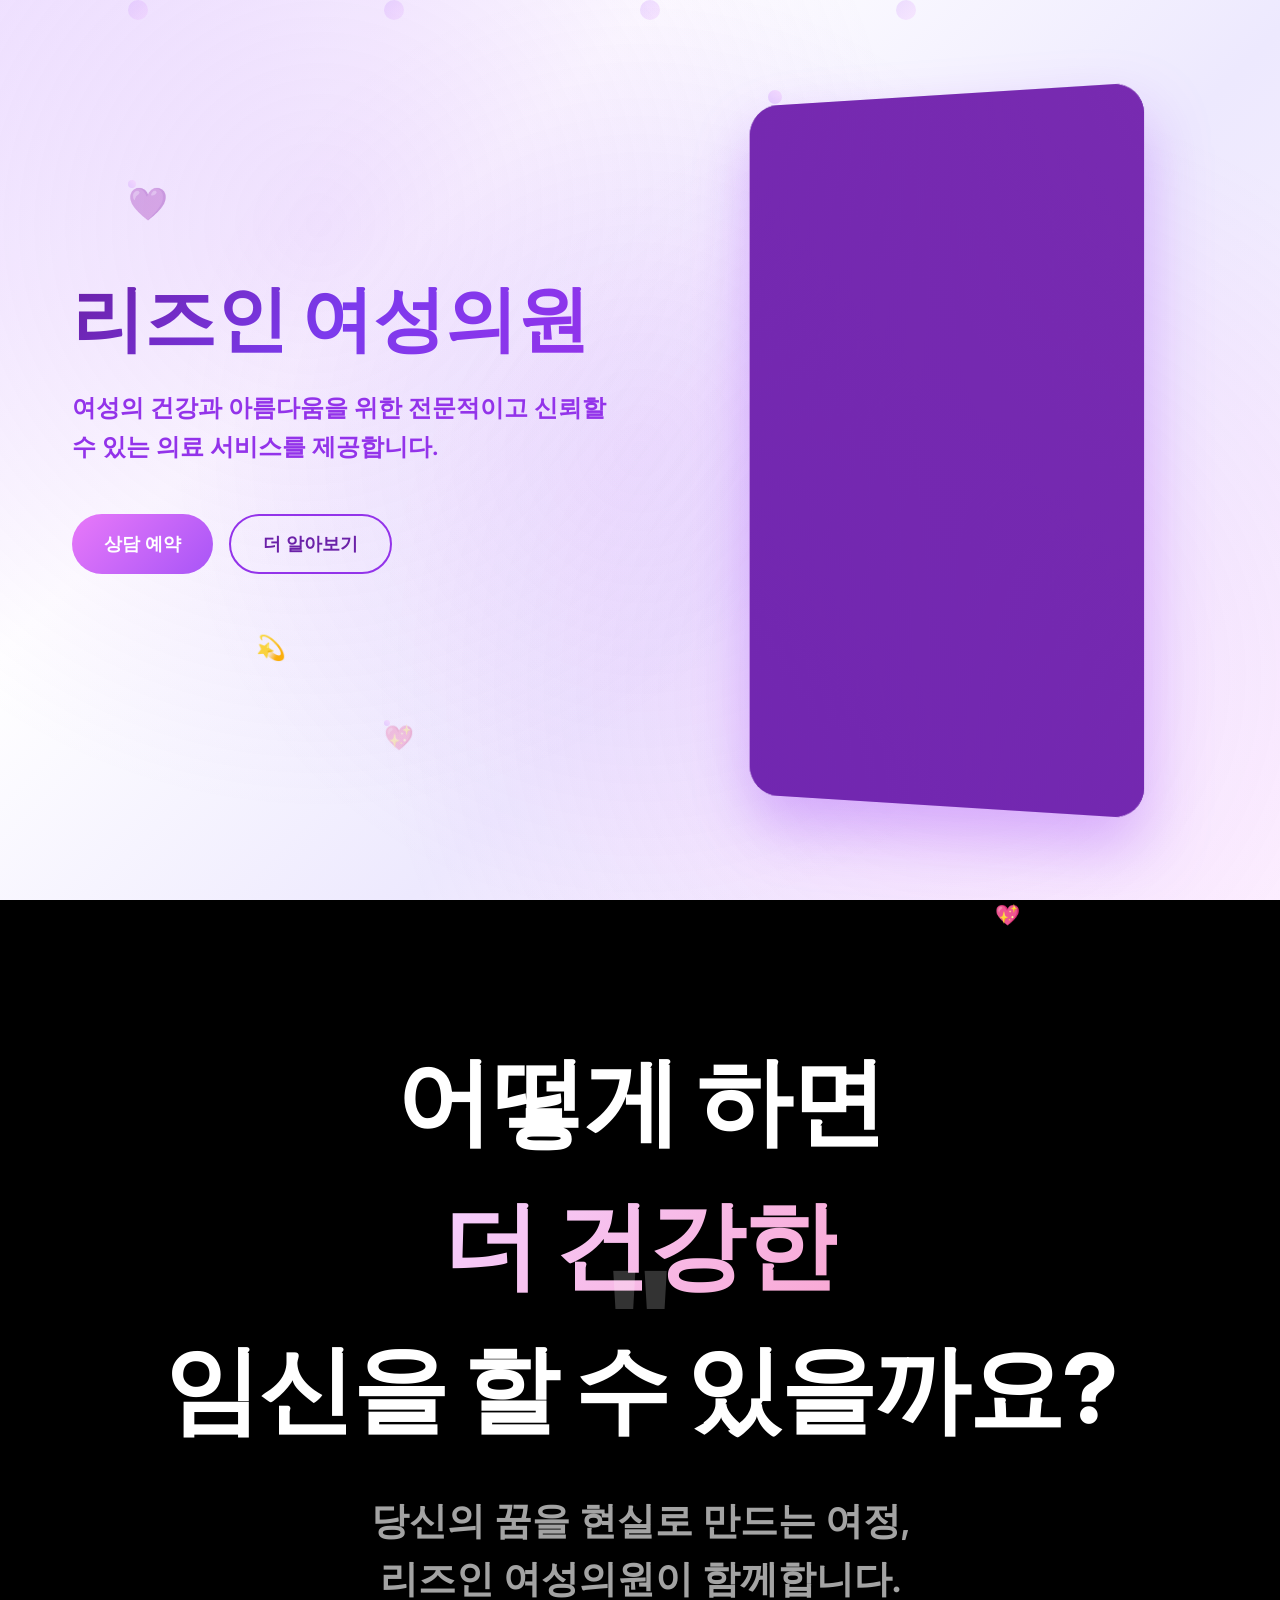
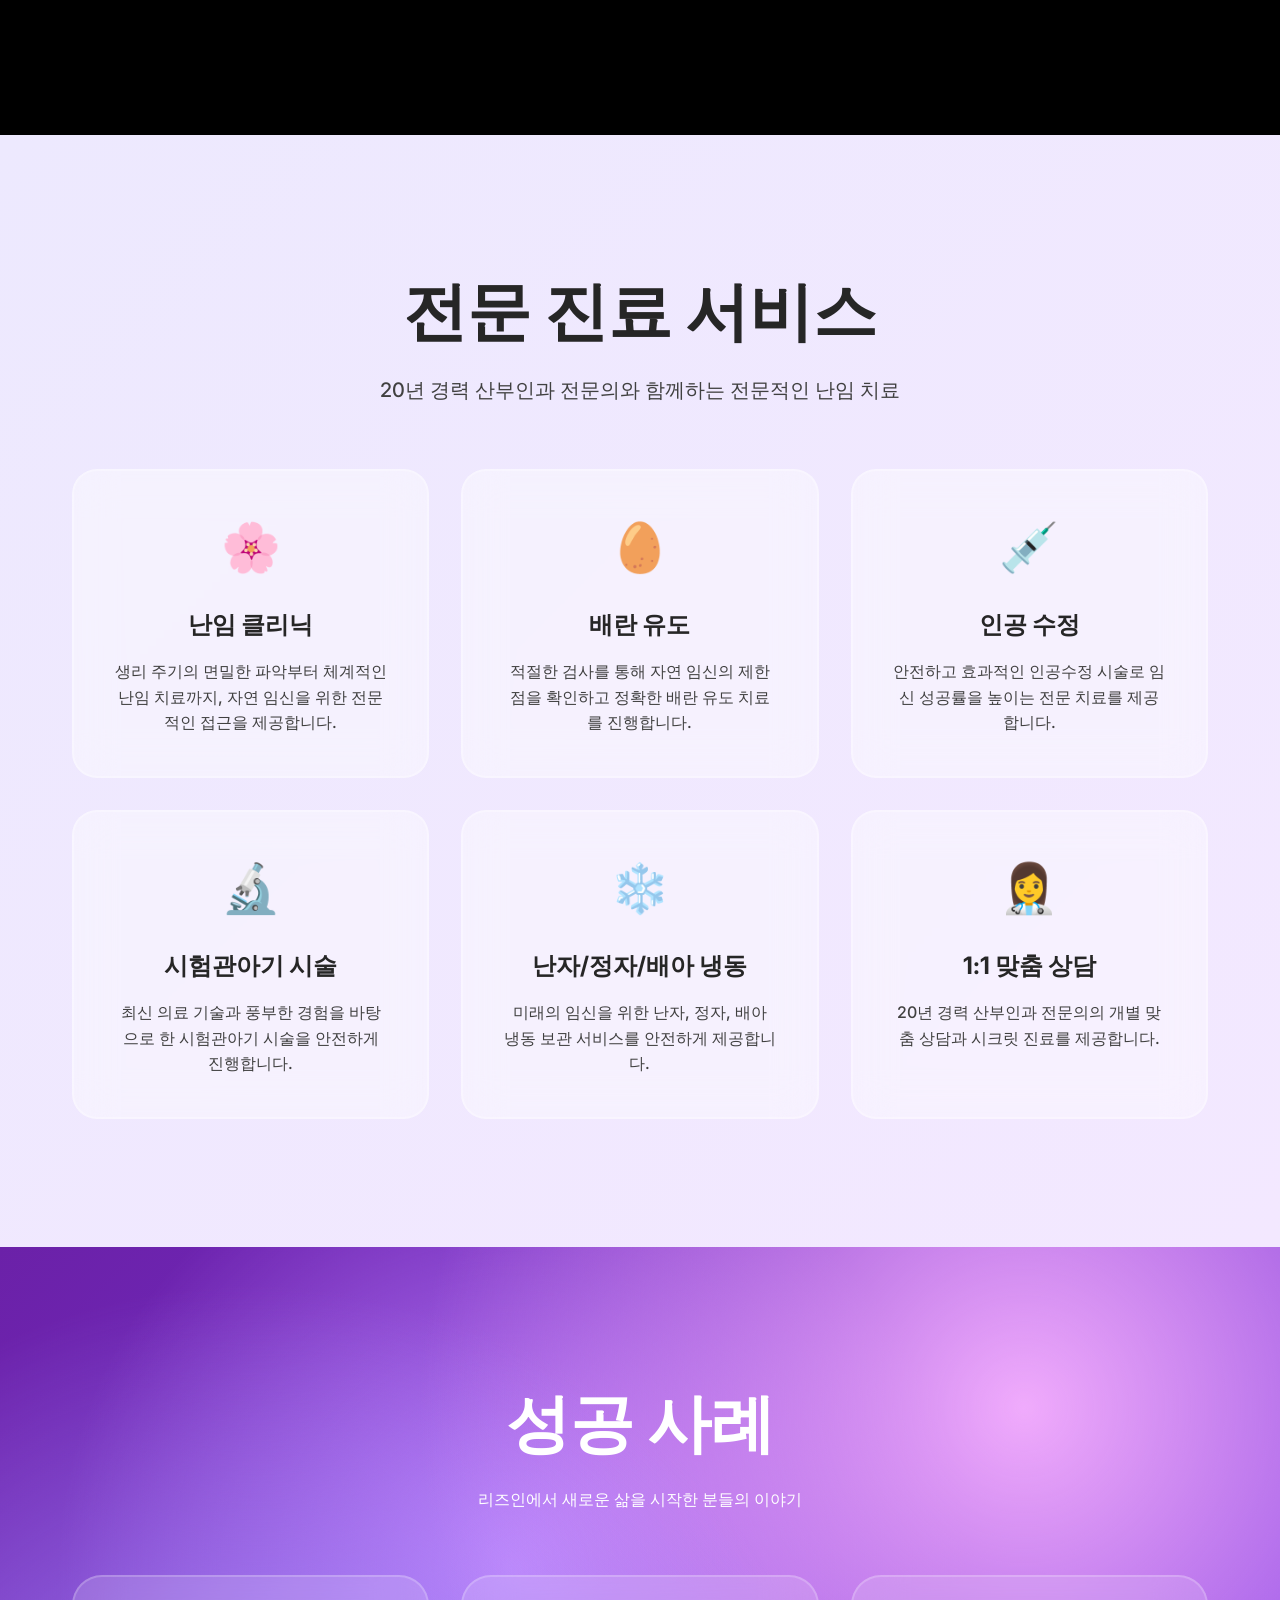
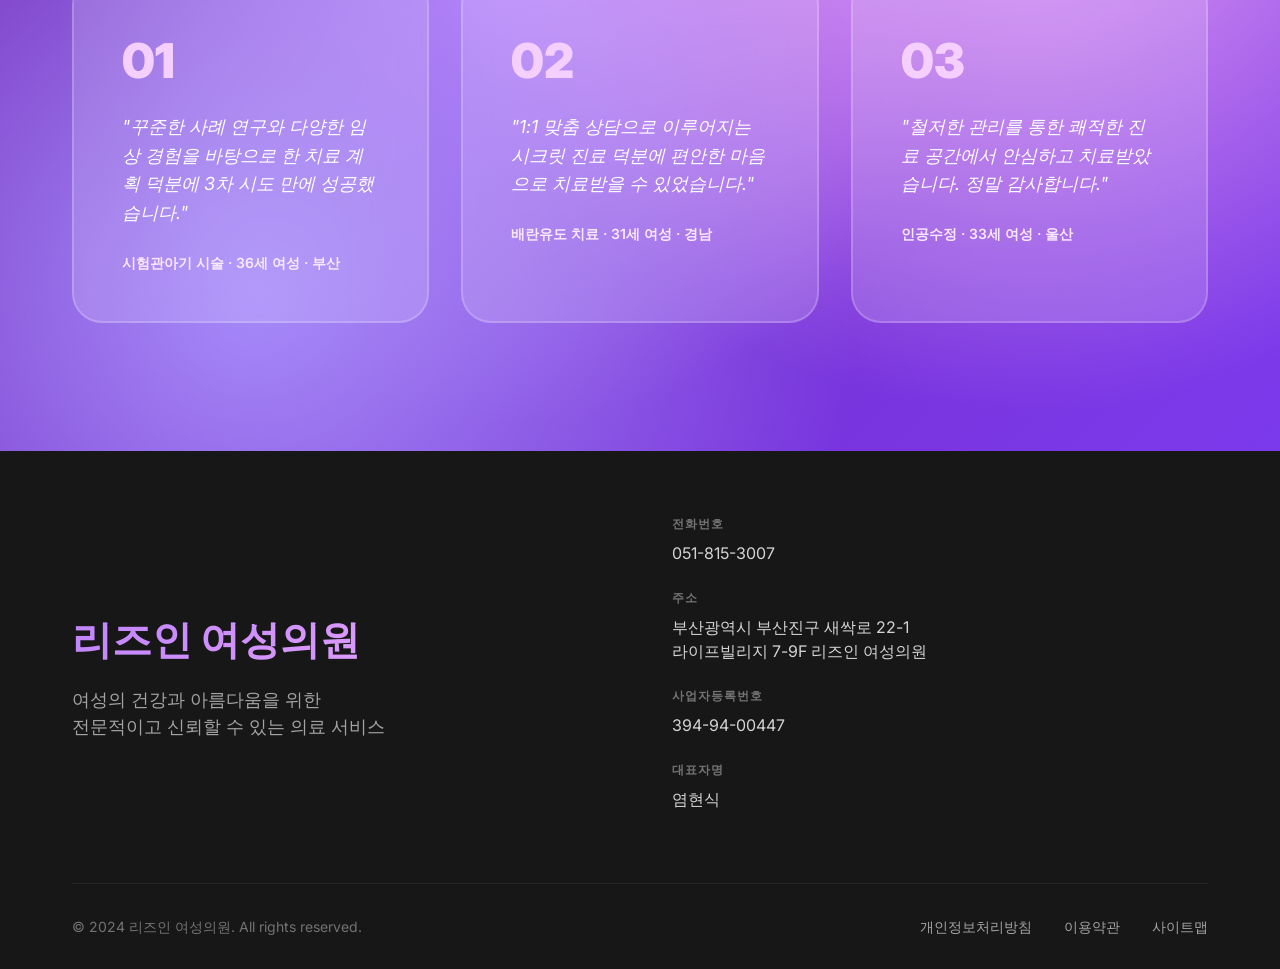
<file: html/hompage/lizin3.html>
<!DOCTYPE html>
<html lang="ko">
<head>
    <meta charset="UTF-8">
    <meta name="viewport" content="width=device-width, initial-scale=1.0">
    <title>리즈인 여성의원</title>
    <link href="https://fonts.googleapis.com/css2?family=Inter:wght@300;400;500;600;700;800;900&display=swap" rel="stylesheet">
    <style>
        * {
            margin: 0;
            padding: 0;
            box-sizing: border-box;
        }

        :root {
            --primary-black: #000000;
            --primary-white: #ffffff;
            --gray-50: #fafafa;
            --gray-100: #f5f5f5;
            --gray-200: #e5e5e5;
            --gray-300: #d4d4d4;
            --gray-400: #a3a3a3;
            --gray-500: #737373;
            --gray-600: #525252;
            --gray-700: #404040;
            --gray-800: #262626;
            --gray-900: #171717;
            
            /* Purple-Violet Color Palette */
            --purple-100: #f3e8ff;
            --purple-200: #e9d5ff;
            --purple-300: #d8b4fe;
            --purple-400: #c084fc;
            --purple-500: #a855f7;
            --purple-600: #9333ea;
            
            --violet-100: #ede9fe;
            --violet-200: #ddd6fe;
            --violet-300: #c4b5fd;
            --violet-400: #a78bfa;
            --violet-500: #8b5cf6;
            --violet-600: #7c3aed;
            
            --fuchsia-100: #fdf4ff;
            --fuchsia-200: #fae8ff;
            --fuchsia-300: #f5d0fe;
            --fuchsia-400: #f0abfc;
            --fuchsia-500: #e879f9;
            --fuchsia-600: #d946ef;
            
            --pink-100: #fce7f3;
            --pink-200: #fbcfe8;
            --pink-300: #f9a8d4;
            --pink-400: #f472b6;
            --pink-500: #ec4899;
            --pink-600: #db2777;
            
            /* Elegant pastels */
            --lavender: #f0f4ff;
            --amethyst: #6b21a8;
            --orchid: #a855f7;
            --plum: #7c3aed;
            --lilac: #e9d5ff;
            --pearl: #ffffff;
        }

        body {
            font-family: 'Inter', sans-serif;
            line-height: 1.5;
            color: var(--gray-800);
            overflow-x: hidden;
        }

        .container {
            max-width: 1200px;
            margin: 0 auto;
            padding: 0 2rem;
        }

        /* Typography */
        .text-massive {
            font-size: clamp(4rem, 10vw, 8rem);
            font-weight: 900;
            letter-spacing: -0.02em;
        }

        .text-huge {
            font-size: clamp(3rem, 8vw, 6rem);
            font-weight: 800;
            letter-spacing: -0.02em;
        }

        .text-big {
            font-size: clamp(2rem, 5vw, 4rem);
            font-weight: 700;
            letter-spacing: -0.01em;
        }

        .text-medium {
            font-size: clamp(1.5rem, 3vw, 2.5rem);
            font-weight: 600;
        }

        .text-small {
            font-size: clamp(1rem, 2vw, 1.5rem);
            font-weight: 500;
        }

        /* Animations */
        @keyframes floating {
            0%, 100% { transform: translateY(0px); }
            50% { transform: translateY(-30px); }
        }

        @keyframes pulse {
            0%, 100% { transform: scale(1); }
            50% { transform: scale(1.05); }
        }

        @keyframes sparkle {
            0%, 100% { opacity: 0; transform: scale(0.5) rotate(0deg); }
            50% { opacity: 1; transform: scale(1) rotate(180deg); }
        }

        @keyframes bubbleFloat {
            0% { transform: translateY(100vh) scale(0); opacity: 0; }
            50% { opacity: 1; }
            100% { transform: translateY(-100vh) scale(1); opacity: 0; }
        }

        @keyframes gradientShift {
            0% { background-position: 0% 50%; }
            50% { background-position: 100% 50%; }
            100% { background-position: 0% 50%; }
        }

        /* Background animations */
        .floating-elements {
            position: fixed;
            top: 0;
            left: 0;
            width: 100%;
            height: 100%;
            pointer-events: none;
            z-index: 1;
        }

        .floating-hearts {
            position: absolute;
            width: 100%;
            height: 100%;
        }

        .floating-hearts::before,
        .floating-hearts::after {
            content: '💜';
            position: absolute;
            font-size: 2rem;
            opacity: 0.4;
            animation: floating 6s ease-in-out infinite;
        }

        .floating-hearts::before {
            top: 20%;
            left: 10%;
            animation-delay: 0s;
        }

        .floating-hearts::after {
            top: 60%;
            right: 15%;
            animation-delay: 3s;
        }

        /* Additional hearts */
        .sparkles::before,
        .sparkles::after {
            content: '💖';
            position: absolute;
            font-size: 1.5rem;
            opacity: 0.3;
            animation: floating 8s ease-in-out infinite;
        }

        .sparkles::before {
            top: 40%;
            left: 80%;
            animation-delay: 1s;
        }

        .sparkles::after {
            top: 80%;
            left: 30%;
            animation-delay: 4s;
        }

        .floating-hearts::before {
            top: 20%;
            left: 10%;
            animation-delay: 0s;
        }

        .floating-hearts::after {
            top: 60%;
            right: 15%;
            animation-delay: 3s;
        }

        .sparkles {
            position: absolute;
            width: 100%;
            height: 100%;
        }

        .sparkle {
            position: absolute;
            color: var(--fuchsia-400);
            font-size: 1.5rem;
            animation: sparkle 4s ease-in-out infinite;
        }

        .sparkle:nth-child(1) { top: 30%; left: 80%; animation-delay: 0s; }
        .sparkle:nth-child(2) { top: 70%; left: 20%; animation-delay: 1s; }
        .sparkle:nth-child(3) { top: 50%; left: 60%; animation-delay: 2s; }

        .bubbles {
            position: absolute;
            width: 100%;
            height: 100%;
        }

        .bubble {
            position: absolute;
            width: 20px;
            height: 20px;
            background: linear-gradient(135deg, var(--purple-300), var(--fuchsia-300));
            border-radius: 50%;
            opacity: 0.4;
            animation: bubbleFloat 8s linear infinite;
        }

        .bubble:nth-child(1) { left: 10%; animation-delay: 0s; }
        .bubble:nth-child(2) { left: 30%; animation-delay: 2s; }
        .bubble:nth-child(3) { left: 50%; animation-delay: 4s; }
        .bubble:nth-child(4) { left: 70%; animation-delay: 6s; }

        /* Hero Section */
        .hero {
            min-height: 100vh;
            display: flex;
            align-items: center;
            position: relative;
            overflow: hidden;
            background: linear-gradient(135deg, var(--purple-100) 0%, var(--pearl) 30%, var(--violet-100) 60%, var(--fuchsia-100) 100%);
        }

        .hero-background {
            position: absolute;
            top: 0;
            left: 0;
            width: 100%;
            height: 100%;
            z-index: 1;
        }

        .gradient-overlay {
            position: absolute;
            top: 0;
            left: 0;
            width: 100%;
            height: 100%;
            background: 
                radial-gradient(circle at 25% 25%, rgba(168, 85, 247, 0.15) 0%, transparent 50%),
                radial-gradient(circle at 75% 75%, rgba(232, 121, 249, 0.15) 0%, transparent 50%),
                radial-gradient(circle at 50% 50%, rgba(192, 132, 252, 0.1) 0%, transparent 60%);
            animation: purpleGlow 25s ease-in-out infinite;
        }

        @keyframes purpleGlow {
            0%, 100% { 
                opacity: 0.7;
                transform: scale(1);
            }
            50% { 
                opacity: 1;
                transform: scale(1.05);
            }
        }

        .floating-particles {
            position: absolute;
            width: 100%;
            height: 100%;
            pointer-events: none;
        }

        .particle {
            position: absolute;
            border-radius: 50%;
            background: linear-gradient(45deg, var(--purple-300), var(--fuchsia-300));
            opacity: 0.6;
            animation: floatParticle 15s linear infinite;
        }

        .particle-1 {
            width: 8px;
            height: 8px;
            top: 20%;
            left: 10%;
            animation-delay: 0s;
        }

        .particle-2 {
            width: 12px;
            height: 12px;
            top: 60%;
            left: 80%;
            animation-delay: 3s;
        }

        .particle-3 {
            width: 6px;
            height: 6px;
            top: 80%;
            left: 30%;
            animation-delay: 6s;
        }

        .particle-4 {
            width: 10px;
            height: 10px;
            top: 40%;
            left: 70%;
            animation-delay: 9s;
        }

        .particle-5 {
            width: 14px;
            height: 14px;
            top: 10%;
            left: 60%;
            animation-delay: 12s;
        }

        @keyframes floatParticle {
            0% { transform: translateY(0px) rotate(0deg); opacity: 0; }
            10% { opacity: 0.6; }
            90% { opacity: 0.6; }
            100% { transform: translateY(-100vh) rotate(360deg); opacity: 0; }
        }

        .hero-content {
            display: grid;
            grid-template-columns: 1fr 1fr;
            gap: 4rem;
            align-items: center;
            position: relative;
            z-index: 2;
        }

        .hero-text {
            max-width: 600px;
        }

        .hero-title {
            font-size: clamp(2.5rem, 6vw, 4.5rem);
            font-weight: 900;
            line-height: 1.1;
            margin-bottom: 2rem;
            background: linear-gradient(135deg, var(--amethyst) 0%, var(--plum) 50%, var(--purple-600) 100%);
            -webkit-background-clip: text;
            -webkit-text-fill-color: transparent;
            background-clip: text;
        }

        .hero-subtitle {
            font-size: 1.5rem;
            color: var(--purple-600);
            margin-bottom: 3rem;
            line-height: 1.6;
            font-weight: 600;
        }

        .hero-cta {
            display: flex;
            gap: 1rem;
            margin-bottom: 3rem;
        }

        .btn-primary {
            background: linear-gradient(135deg, var(--fuchsia-500), var(--purple-500));
            color: white;
            padding: 1rem 2rem;
            border: none;
            border-radius: 50px;
            font-size: 1.125rem;
            font-weight: 600;
            cursor: pointer;
            transition: all 0.3s ease;
            position: relative;
            overflow: hidden;
        }

        .btn-primary:hover {
            transform: translateY(-3px);
            box-shadow: 0 10px 30px rgba(232, 121, 249, 0.4);
        }

        .btn-secondary {
            background: transparent;
            color: var(--amethyst);
            padding: 1rem 2rem;
            border: 2px solid var(--purple-600);
            border-radius: 50px;
            font-size: 1.125rem;
            font-weight: 600;
            cursor: pointer;
            transition: all 0.3s ease;
        }

        .btn-secondary:hover {
            background: var(--purple-600);
            color: white;
            transform: translateY(-3px);
        }

        .hero-visual {
            display: flex;
            justify-content: center;
            align-items: center;
            position: relative;
        }

        .video-container {
            position: relative;
            width: 400px;
            height: 711px;
            border-radius: 30px;
            overflow: hidden;
            box-shadow: 0 30px 60px rgba(168, 85, 247, 0.4);
            transform: perspective(1000px) rotateY(-10deg);
            transition: transform 0.3s ease;
            background: var(--amethyst);
        }

        .video-container:hover {
            transform: perspective(1000px) rotateY(0deg) scale(1.05);
        }

        .video-wrapper {
            position: relative;
            width: 100%;
            height: 100%;
            background: var(--amethyst);
        }

        .video-frame {
            width: 100%;
            height: 100%;
            border: none;
            border-radius: 30px;
        }

        .video-overlay {
            position: absolute;
            top: 0;
            left: 0;
            width: 100%;
            height: 100%;
            background: linear-gradient(45deg, rgba(168, 85, 247, 0.1), rgba(232, 121, 249, 0.1));
            border-radius: 30px;
            pointer-events: none;
        }

        /* Vision Section */
        .vision-section {
            padding: 8rem 0;
            position: relative;
            background: linear-gradient(135deg, 
                var(--violet-100) 0%, 
                var(--purple-100) 25%, 
                var(--fuchsia-100) 50%, 
                var(--pink-100) 75%, 
                var(--violet-100) 100%);
            overflow: hidden;
        }

        .vision-background {
            position: absolute;
            top: 0;
            left: 0;
            width: 100%;
            height: 100%;
            z-index: 1;
        }

        .floating-shapes {
            position: absolute;
            width: 100%;
            height: 100%;
        }

        .shape {
            position: absolute;
            border-radius: 50%;
            background: linear-gradient(135deg, var(--purple-200), var(--fuchsia-200));
            opacity: 0.5;
            animation: floatShape 20s linear infinite;
        }

        .shape-1 { width: 100px; height: 100px; top: 20%; left: 10%; animation-delay: 0s; }
        .shape-2 { width: 150px; height: 150px; top: 60%; right: 15%; animation-delay: 5s; }
        .shape-3 { width: 80px; height: 80px; top: 80%; left: 60%; animation-delay: 10s; }
        .shape-4 { width: 120px; height: 120px; top: 30%; right: 40%; animation-delay: 15s; }

        @keyframes floatShape {
            0%, 100% { transform: translateY(0px) rotate(0deg); }
            50% { transform: translateY(-50px) rotate(180deg); }
        }

        .vision-content {
            display: grid;
            grid-template-columns: 1fr 1fr;
            gap: 4rem;
            align-items: center;
            position: relative;
            z-index: 2;
        }

        .vision-title {
            font-size: clamp(2.5rem, 6vw, 4rem);
            font-weight: 800;
            line-height: 1.1;
            margin-bottom: 2rem;
            color: var(--gray-800);
        }

        .gradient-text {
            background: linear-gradient(135deg, var(--amethyst) 0%, var(--plum) 100%);
            -webkit-background-clip: text;
            -webkit-text-fill-color: transparent;
            background-clip: text;
        }

        .vision-description {
            font-size: 1.25rem;
            color: var(--gray-700);
            margin-bottom: 3rem;
            line-height: 1.6;
            font-weight: 500;
        }

        .vision-features {
            display: flex;
            flex-direction: column;
            gap: 1.5rem;
        }

        .feature-item {
            display: flex;
            align-items: center;
            gap: 1rem;
            font-size: 1.125rem;
            font-weight: 600;
            color: var(--gray-800);
        }

        .feature-icon {
            font-size: 1.5rem;
        }

        .vision-visual {
            display: flex;
            justify-content: center;
        }

        .visual-card {
            background: rgba(255, 255, 255, 0.4);
            backdrop-filter: blur(20px);
            border-radius: 30px;
            padding: 3rem;
            text-align: center;
            box-shadow: 0 20px 40px rgba(0, 0, 0, 0.1);
            border: 1px solid rgba(255, 255, 255, 0.2);
            transition: transform 0.3s ease;
        }

        .visual-card:hover {
            transform: translateY(-10px);
        }

        .card-icon {
            font-size: 4rem;
            margin-bottom: 1.5rem;
        }

        .visual-card h3 {
            font-size: 1.5rem;
            font-weight: 700;
            margin-bottom: 1rem;
            color: var(--gray-800);
        }

        .visual-card p {
            color: var(--gray-700);
            line-height: 1.6;
            font-weight: 500;
        }

        /* Experience Section */
        .experience-section {
            padding: 8rem 0;
            position: relative;
            background: 
                linear-gradient(135deg, var(--amethyst) 0%, var(--plum) 100%),
                radial-gradient(circle at 30% 70%, rgba(232, 121, 249, 0.3) 0%, transparent 50%),
                radial-gradient(circle at 70% 30%, rgba(168, 85, 247, 0.2) 0%, transparent 50%);
            background-blend-mode: normal, overlay, multiply;
        }

        .experience-header {
            text-align: center;
            margin-bottom: 4rem;
        }

        .experience-title {
            font-size: clamp(2.5rem, 6vw, 4rem);
            font-weight: 800;
            margin-bottom: 1rem;
            color: white;
        }

        .experience-subtitle {
            font-size: 1.25rem;
            color: var(--pearl);
        }

        .experience-grid {
            display: grid;
            grid-template-columns: 2fr 1fr 1fr;
            grid-template-rows: 1fr 1fr;
            gap: 2rem;
            max-width: 1000px;
            margin: 0 auto;
        }

        .experience-card {
            position: relative;
            border-radius: 25px;
            overflow: hidden;
            padding: 2.5rem;
            backdrop-filter: blur(20px);
            border: 2px solid rgba(255, 255, 255, 0.3);
            transition: all 0.4s ease;
            background: linear-gradient(135deg, 
                rgba(255, 255, 255, 0.25) 0%, 
                rgba(255, 255, 255, 0.1) 100%);
            box-shadow: 0 20px 40px rgba(168, 85, 247, 0.3);
        }

        .experience-card:hover {
            transform: translateY(-20px) scale(1.05);
            box-shadow: 0 30px 60px rgba(232, 121, 249, 0.4);
            border-color: rgba(255, 255, 255, 0.5);
        }

        .card-large {
            grid-row: span 2;
        }

        .card-background {
            position: absolute;
            top: 0;
            left: 0;
            width: 100%;
            height: 100%;
            z-index: 1;
        }

        .card-gradient {
            width: 100%;
            height: 100%;
            background: linear-gradient(135deg, var(--purple-200) 0%, var(--violet-200) 100%);
            opacity: 0.7;
        }

        .card-content {
            position: relative;
            z-index: 2;
            text-align: center;
            color: white;
        }

        .card-icon {
            font-size: 3rem;
            margin-bottom: 1.5rem;
            display: block;
        }

        .card-icon.large {
            font-size: 4rem;
        }

        .experience-card h3 {
            font-size: 1.25rem;
            font-weight: 700;
            margin-bottom: 1rem;
        }

        .experience-card p {
            color: var(--pearl);
            line-height: 1.6;
        }

        .card-stats {
            margin-top: 2rem;
            padding-top: 2rem;
            border-top: 1px solid rgba(255, 255, 255, 0.3);
        }

        .stat {
            font-size: 1.5rem;
            font-weight: 800;
            color: var(--purple-600);
        }

        /* Gallery Section */
        .gallery-section {
            padding: 8rem 0;
            position: relative;
            background: linear-gradient(45deg, 
                var(--fuchsia-200) 0%, 
                var(--purple-200) 25%, 
                var(--violet-200) 50%, 
                var(--pink-200) 75%, 
                var(--fuchsia-200) 100%);
            background-size: 400% 400%;
            animation: colorWave 20s ease-in-out infinite;
        }

        @keyframes colorWave {
            0%, 100% { background-position: 0% 50%; }
            50% { background-position: 100% 50%; }
        }

        .gallery-header {
            text-align: center;
            margin-bottom: 4rem;
        }

        .gallery-title {
            font-size: clamp(2.5rem, 6vw, 4rem);
            font-weight: 800;
            margin-bottom: 1rem;
            color: var(--gray-800);
        }

        .gallery-subtitle {
            font-size: 1.25rem;
            color: var(--gray-700);
            font-weight: 500;
        }

        .gallery-grid {
            display: grid;
            grid-template-columns: 2fr 1fr 1fr;
            grid-template-rows: 200px 200px;
            gap: 1.5rem;
            max-width: 1000px;
            margin: 0 auto;
        }

        .gallery-item {
            position: relative;
            border-radius: 20px;
            overflow: hidden;
            transition: all 0.4s ease;
            box-shadow: 0 15px 35px rgba(168, 85, 247, 0.2);
        }

        .gallery-item:hover {
            transform: scale(1.08) rotate(2deg);
            box-shadow: 0 25px 50px rgba(232, 121, 249, 0.4);
        }

        .gallery-item.large {
            grid-row: span 2;
        }

        .gallery-item.tall {
            grid-row: span 2;
        }

        .item-background {
            width: 100%;
            height: 100%;
            background: linear-gradient(135deg, 
                var(--purple-400) 0%, 
                var(--fuchsia-400) 50%, 
                var(--pink-400) 100%);
            position: relative;
            animation: shimmer 3s ease-in-out infinite alternate;
        }

        @keyframes shimmer {
            0% { filter: hue-rotate(0deg) brightness(1); }
            100% { filter: hue-rotate(30deg) brightness(1.2); }
        }

        .item-overlay {
            position: absolute;
            bottom: 0;
            left: 0;
            right: 0;
            background: linear-gradient(to top, rgba(0, 0, 0, 0.8), transparent);
            color: white;
            padding: 1.5rem;
            transform: translateY(100%);
            transition: transform 0.3s ease;
        }

        .gallery-item:hover .item-overlay {
            transform: translateY(0);
        }

        .item-overlay h3 {
            font-size: 1.25rem;
            font-weight: 700;
            margin-bottom: 0.5rem;
        }

        /* Stories Section */
        .stories-section {
            padding: 8rem 0;
            position: relative;
            background: 
                radial-gradient(circle at 20% 80%, var(--violet-300) 0%, transparent 50%),
                radial-gradient(circle at 80% 20%, var(--fuchsia-300) 0%, transparent 50%),
                radial-gradient(circle at 40% 40%, var(--purple-300) 0%, transparent 50%),
                linear-gradient(135deg, var(--violet-100) 0%, var(--fuchsia-100) 100%);
        }

        .stories-header {
            text-align: center;
            margin-bottom: 4rem;
        }

        .stories-title {
            font-size: clamp(2.5rem, 6vw, 4rem);
            font-weight: 800;
            margin-bottom: 1rem;
            color: var(--gray-800);
        }

        .stories-subtitle {
            font-size: 1.25rem;
            color: var(--gray-700);
            font-weight: 500;
        }

        .stories-grid {
            display: grid;
            grid-template-columns: repeat(auto-fit, minmax(300px, 1fr));
            gap: 2rem;
            max-width: 1000px;
            margin: 0 auto;
        }

        .story-card {
            position: relative;
            background: linear-gradient(135deg, 
                rgba(255, 255, 255, 0.6) 0%, 
                rgba(255, 255, 255, 0.3) 100%);
            backdrop-filter: blur(25px);
            border-radius: 30px;
            padding: 3rem;
            text-align: center;
            border: 2px solid rgba(255, 255, 255, 0.4);
            transition: all 0.5s ease;
            box-shadow: 0 20px 40px rgba(168, 85, 247, 0.15);
        }

        .story-card.floating {
            animation: floatCard 8s ease-in-out infinite;
        }

        .story-card:nth-child(2) {
            animation-delay: 2.5s;
        }

        .story-card:nth-child(3) {
            animation-delay: 5s;
        }

        @keyframes floatCard {
            0%, 100% { transform: translateY(0px) rotate(0deg); }
            25% { transform: translateY(-15px) rotate(1deg); }
            50% { transform: translateY(-25px) rotate(0deg); }
            75% { transform: translateY(-15px) rotate(-1deg); }
        }

        .story-card:hover {
            transform: translateY(-20px) scale(1.08) rotate(3deg);
            box-shadow: 0 30px 60px rgba(232, 121, 249, 0.3);
            border-color: rgba(255, 255, 255, 0.6);
        }

        .story-background {
            position: absolute;
            top: 0;
            left: 0;
            width: 100%;
            height: 100%;
            background: linear-gradient(135deg, var(--purple-200) 0%, var(--pink-200) 100%);
            opacity: 0.3;
            border-radius: 25px;
        }

        .story-content {
            position: relative;
            z-index: 2;
        }

        .story-emoji {
            font-size: 3rem;
            margin-bottom: 1.5rem;
        }

        .story-card h3 {
            font-size: 1.5rem;
            font-weight: 700;
            margin-bottom: 1rem;
            color: var(--gray-800);
        }

        .story-card p {
            font-size: 1.125rem;
            color: var(--gray-700);
            margin-bottom: 1.5rem;
            font-style: italic;
            font-weight: 500;
        }

        .story-author {
            font-size: 0.875rem;
            font-weight: 600;
            color: var(--purple-600);
            text-transform: uppercase;
            letter-spacing: 1px;
        }

        /* Contact Section */
        .contact-section {
            padding: 8rem 0;
            position: relative;
            background: linear-gradient(135deg, var(--amethyst) 0%, var(--plum) 100%);
            color: white;
            overflow: hidden;
        }

        .contact-background {
            position: absolute;
            top: 0;
            left: 0;
            width: 100%;
            height: 100%;
            z-index: 1;
        }

        .contact-shapes {
            position: absolute;
            width: 100%;
            height: 100%;
        }

        .contact-shape {
            position: absolute;
            border-radius: 50%;
            background: linear-gradient(135deg, var(--fuchsia-500), var(--purple-500));
            opacity: 0.1;
            animation: floatContactShape 15s linear infinite;
        }

        .contact-shape.shape-1 { width: 200px; height: 200px; top: 10%; left: 80%; }
        .contact-shape.shape-2 { width: 150px; height: 150px; top: 70%; left: 10%; animation-delay: 5s; }
        .contact-shape.shape-3 { width: 100px; height: 100px; top: 50%; right: 70%; animation-delay: 10s; }

        @keyframes floatContactShape {
            0%, 100% { transform: translateY(0px) rotate(0deg); }
            50% { transform: translateY(-30px) rotate(180deg); }
        }

        .contact-content {
            display: grid;
            grid-template-columns: 1fr 1fr;
            gap: 4rem;
            align-items: center;
            position: relative;
            z-index: 2;
        }

        .contact-title {
            font-size: clamp(2.5rem, 6vw, 4rem);
            font-weight: 800;
            margin-bottom: 1rem;
        }

        .contact-subtitle {
            font-size: 1.25rem;
            color: var(--gray-300);
            margin-bottom: 3rem;
        }

        .contact-details {
            display: flex;
            flex-direction: column;
            gap: 2rem;
        }

        .contact-section .contact-item {
            display: flex;
            align-items: center;
            gap: 1rem;
        }

        .contact-icon {
            font-size: 1.5rem;
            width: 50px;
            height: 50px;
            background: linear-gradient(135deg, var(--fuchsia-500), var(--purple-500));
            border-radius: 50%;
            display: flex;
            align-items: center;
            justify-content: center;
        }

        .contact-text {
            display: flex;
            flex-direction: column;
        }

        .contact-section .contact-label {
            font-size: 0.875rem;
            color: var(--gray-400);
            font-weight: 600;
            text-transform: uppercase;
            letter-spacing: 1px;
        }

        .contact-section .contact-value {
            font-size: 1.125rem;
            font-weight: 600;
            margin-top: 0.25rem;
        }

        .contact-cta {
            display: flex;
            justify-content: center;
        }

        .cta-card {
            background: rgba(255, 255, 255, 0.1);
            backdrop-filter: blur(20px);
            border-radius: 25px;
            padding: 3rem;
            text-align: center;
            border: 1px solid rgba(255, 255, 255, 0.2);
        }

        .cta-card h3 {
            font-size: 1.5rem;
            font-weight: 700;
            margin-bottom: 1rem;
        }

        .cta-card p {
            color: var(--gray-300);
            margin-bottom: 2rem;
        }

        .cta-button {
            position: relative;
            background: linear-gradient(135deg, var(--fuchsia-500), var(--purple-500));
            color: white;
            border: none;
            padding: 1rem 2rem;
            border-radius: 50px;
            font-size: 1rem;
            font-weight: 600;
            cursor: pointer;
            overflow: hidden;
            transition: transform 0.3s ease;
        }

        .cta-button:hover {
            transform: translateY(-3px);
        }

        .button-bg {
            position: absolute;
            top: 0;
            left: -100%;
            width: 100%;
            height: 100%;
            background: linear-gradient(90deg, transparent, rgba(255, 255, 255, 0.2), transparent);
            transition: left 0.5s;
        }

        .cta-button:hover .button-bg {
            left: 100%;
        }

        /* Footer */
        .footer {
            background: var(--gray-900);
            color: white;
            padding: 4rem 0 2rem;
            position: relative;
        }

        .footer-background {
            position: absolute;
            top: 0;
            left: 0;
            width: 100%;
            height: 100%;
            opacity: 0.1;
        }

        .footer-pattern {
            width: 100%;
            height: 100%;
            background: radial-gradient(circle at 50% 50%, var(--purple-500) 1px, transparent 1px);
            background-size: 50px 50px;
        }

        .footer-content {
            display: flex;
            justify-content: space-between;
            align-items: center;
            margin-bottom: 2rem;
            position: relative;
            z-index: 2;
        }

        .footer-title {
            font-size: 2.5rem;
            font-weight: 800;
            background: linear-gradient(135deg, var(--purple-400), var(--fuchsia-400));
            -webkit-background-clip: text;
            -webkit-text-fill-color: transparent;
            background-clip: text;
        }

        .footer-tagline {
            color: var(--gray-400);
            font-size: 1rem;
            margin-top: 0.5rem;
        }

        .footer-links {
            display: flex;
            gap: 2rem;
        }

        .footer-link {
            color: var(--gray-400);
            text-decoration: none;
            font-size: 0.875rem;
            transition: color 0.3s ease;
        }

        .footer-link:hover {
            color: var(--purple-400);
        }

        .footer-bottom {
            text-align: center;
            padding-top: 2rem;
            border-top: 1px solid var(--gray-800);
            position: relative;
            z-index: 2;
        }

        .footer-copyright {
            color: var(--gray-500);
            font-size: 0.875rem;
        }

        /* Responsive Design */
        @media (max-width: 1024px) {
            .container {
                padding: 0 1.5rem;
            }

            .hero {
                padding: 6rem 0;
            }

            .hero-content,
            .vision-content,
            .contact-content {
                grid-template-columns: 1fr;
                gap: 3rem;
                text-align: center;
            }

            .experience-grid {
                grid-template-columns: 1fr 1fr;
            }

            .gallery-grid {
                grid-template-columns: 1fr 1fr;
            }

            .video-container {
                max-width: 350px;
                height: 600px;
            }

            .section {
                padding: 6rem 0;
            }

            .hero-title {
                font-size: clamp(3rem, 8vw, 4rem);
            }
        }

        @media (max-width: 768px) {
            .container {
                padding: 0 1rem;
            }

            .hero {
                padding: 4rem 0;
            }

            .hero-title {
                font-size: clamp(2.5rem, 10vw, 3.5rem);
                line-height: 1.1;
            }

            .hero-subtitle {
                font-size: 1.1rem;
                margin-bottom: 2rem;
            }

            .hero-cta {
                flex-direction: column;
                align-items: center;
                gap: 1rem;
            }

            .cta-button {
                padding: 0.8rem 2rem;
                font-size: 0.9rem;
            }

            .experience-grid,
            .gallery-grid {
                grid-template-columns: 1fr;
                gap: 2rem;
            }

            .stories-grid {
                grid-template-columns: 1fr;
                gap: 2rem;
            }

            .footer-content {
                flex-direction: column;
                gap: 2rem;
                text-align: center;
            }

            .footer-links {
                justify-content: center;
            }

            .video-container {
                width: 280px;
                height: 497px;
                transform: none;
            }

            .video-container:hover {
                transform: scale(1.02);
            }

            .section {
                padding: 4rem 0;
            }

            .vision-title,
            .experience-title,
            .gallery-title,
            .stories-title,
            .contact-title {
                font-size: clamp(2rem, 8vw, 2.8rem);
            }

            .vision-description,
            .experience-subtitle,
            .gallery-subtitle,
            .stories-subtitle,
            .contact-subtitle {
                font-size: 1rem;
                margin-bottom: 2rem;
            }

            .experience-card,
            .story-card {
                padding: 2rem 1.5rem;
            }

            .quote-section {
                padding: 4rem 0;
            }

            .quote-mark {
                font-size: 6rem;
            }
        }

        @media (max-width: 480px) {
            .container {
                padding: 0 0.75rem;
            }

            .hero {
                padding: 3rem 0;
            }

            .hero-title {
                font-size: clamp(2rem, 12vw, 2.8rem);
                line-height: 1.1;
                margin-bottom: 1rem;
            }

            .hero-subtitle {
                font-size: 1rem;
                margin-bottom: 1.5rem;
                line-height: 1.4;
            }

            .hero-cta {
                gap: 0.8rem;
            }

            .cta-button {
                padding: 0.7rem 1.5rem;
                font-size: 0.85rem;
            }

            .video-container {
                width: 250px;
                height: 444px;
            }

            .section {
                padding: 3rem 0;
            }

            .vision-title,
            .experience-title,
            .gallery-title,
            .stories-title,
            .contact-title {
                font-size: clamp(1.8rem, 10vw, 2.3rem);
                margin-bottom: 1rem;
            }

            .vision-description,
            .experience-subtitle,
            .gallery-subtitle,
            .stories-subtitle,
            .contact-subtitle {
                font-size: 0.9rem;
                margin-bottom: 1.5rem;
            }

            .experience-card,
            .story-card {
                padding: 1.5rem 1rem;
            }

            .quote-section {
                padding: 3rem 0;
            }

            .quote-mark {
                font-size: 4rem;
            }

            .feature-item {
                gap: 0.8rem;
            }

            .feature-icon {
                font-size: 1.2rem;
            }

            .feature-text {
                font-size: 0.9rem;
            }

            /* Card content optimization */
            .card-icon {
                font-size: 2.5rem;
                margin-bottom: 1rem;
            }

            .experience-card h3,
            .story-card h3 {
                font-size: 1.1rem;
                margin-bottom: 0.8rem;
            }

            .experience-card p,
            .story-card p {
                font-size: 0.9rem;
                line-height: 1.5;
            }
        }

        /* Quote Section */
        .quote-section {
            padding: 8rem 0;
            background: var(--primary-black);
            color: white;
            text-align: center;
            position: relative;
            overflow: hidden;
        }

        .quote-mark {
            font-size: 8rem;
            font-weight: 900;
            opacity: 0.2;
            position: absolute;
            top: 50%;
            left: 50%;
            transform: translate(-50%, -50%);
            z-index: 1;
        }

        .quote-section .container {
            position: relative;
            z-index: 2;
        }

        .highlight {
            background: linear-gradient(135deg, var(--fuchsia-300), var(--pink-300));
            -webkit-background-clip: text;
            -webkit-text-fill-color: transparent;
            background-clip: text;
        }

        /* Services Section */
        .section {
            padding: 8rem 0;
            background: linear-gradient(135deg, 
                var(--violet-100) 0%, 
                var(--purple-100) 25%, 
                var(--fuchsia-100) 50%, 
                var(--pink-100) 75%, 
                var(--violet-100) 100%);
            background-size: 400% 400%;
            animation: colorWave 30s ease-in-out infinite;
        }

        .services-grid {
            display: grid;
            grid-template-columns: repeat(auto-fit, minmax(350px, 1fr));
            gap: 2rem;
            margin-top: 4rem;
        }

        .service-card {
            background: rgba(255, 255, 255, 0.4);
            backdrop-filter: blur(20px);
            border-radius: 25px;
            padding: 2.5rem;
            text-align: center;
            border: 2px solid rgba(255, 255, 255, 0.3);
            transition: all 0.5s ease;
            position: relative;
            overflow: hidden;
        }

        .service-card::before {
            content: '';
            position: absolute;
            top: 0;
            left: -100%;
            width: 100%;
            height: 100%;
            background: linear-gradient(90deg, transparent, rgba(255, 255, 255, 0.2), transparent);
            transition: left 0.5s;
        }

        .service-card:hover::before {
            left: 100%;
        }

        .service-card:hover {
            transform: translateY(-15px) scale(1.05);
            box-shadow: 0 25px 50px rgba(168, 85, 247, 0.3);
            border-color: rgba(255, 255, 255, 0.5);
        }

        .service-icon {
            font-size: 3rem;
            margin-bottom: 1.5rem;
            display: block;
        }

        .service-title {
            font-size: 1.5rem;
            font-weight: 700;
            margin-bottom: 1rem;
            color: var(--gray-800);
        }

        .service-description {
            color: var(--gray-700);
            line-height: 1.6;
            font-weight: 500;
        }

        /* Special Features Section */
        .special-features {
            padding: 8rem 0;
            position: relative;
            background: 
                radial-gradient(circle at 30% 70%, rgba(168, 85, 247, 0.3) 0%, transparent 50%),
                radial-gradient(circle at 70% 30%, rgba(232, 121, 249, 0.2) 0%, transparent 50%),
                linear-gradient(135deg, var(--amethyst) 0%, var(--plum) 100%);
        }

        .section-title {
            font-size: clamp(2.5rem, 6vw, 4rem);
            font-weight: 800;
            text-align: center;
            margin-bottom: 1rem;
            color: white;
        }

        .section-subtitle {
            font-size: 1.25rem;
            text-align: center;
            color: var(--pearl);
            margin-bottom: 4rem;
            font-weight: 500;
        }

        .features-grid {
            display: grid;
            grid-template-columns: repeat(auto-fit, minmax(300px, 1fr));
            gap: 2rem;
        }

        .special-card {
            background: linear-gradient(135deg, 
                rgba(255, 255, 255, 0.25) 0%, 
                rgba(255, 255, 255, 0.1) 100%);
            backdrop-filter: blur(25px);
            border-radius: 25px;
            padding: 2.5rem;
            text-align: center;
            border: 2px solid rgba(255, 255, 255, 0.3);
            transition: all 0.5s ease;
            color: white;
        }

        .special-card:hover {
            transform: translateY(-20px) scale(1.05);
            box-shadow: 0 30px 60px rgba(232, 121, 249, 0.4);
            border-color: rgba(255, 255, 255, 0.5);
        }

        .special-card .icon {
            font-size: 3rem;
            margin-bottom: 1.5rem;
            color: var(--fuchsia-300);
        }

        .special-card h3 {
            font-size: 1.5rem;
            font-weight: 700;
            margin-bottom: 1rem;
            color: white;
        }

        .special-card p {
            color: var(--pearl);
            line-height: 1.6;
            font-weight: 500;
        }

        /* Services Second Section */
        .services {
            padding: 8rem 0;
            background: linear-gradient(135deg, 
                var(--fuchsia-200) 0%, 
                var(--purple-200) 25%, 
                var(--violet-200) 50%, 
                var(--pink-200) 75%, 
                var(--fuchsia-200) 100%);
            background-size: 400% 400%;
            animation: colorWave 25s ease-in-out infinite reverse;
        }

        .services .section-title {
            color: var(--gray-800);
        }

        .services .section-subtitle {
            color: var(--gray-700);
        }

        .services .service-card {
            background: rgba(255, 255, 255, 0.6);
        }

        .services .service-card .icon {
            font-size: 3rem;
            margin-bottom: 1.5rem;
            color: var(--purple-600);
        }

        /* Testimonials Section */
        .testimonials {
            padding: 8rem 0;
            position: relative;
            background: 
                radial-gradient(circle at 20% 80%, var(--violet-400) 0%, transparent 50%),
                radial-gradient(circle at 80% 20%, var(--fuchsia-400) 0%, transparent 50%),
                radial-gradient(circle at 40% 40%, var(--purple-400) 0%, transparent 50%),
                linear-gradient(135deg, var(--amethyst) 0%, var(--plum) 100%);
            color: white;
        }

        .testimonials-subtitle {
            color: var(--pearl) !important;
            text-align: center;
            margin-bottom: 4rem;
        }

        .testimonials-grid {
            display: grid;
            grid-template-columns: repeat(auto-fit, minmax(300px, 1fr));
            gap: 2rem;
            margin-top: 4rem;
        }

        .testimonial-card {
            background: rgba(255, 255, 255, 0.15);
            backdrop-filter: blur(25px);
            border-radius: 30px;
            padding: 3rem;
            border: 2px solid rgba(255, 255, 255, 0.2);
            transition: all 0.5s ease;
            position: relative;
            overflow: hidden;
        }

        .testimonial-card::before {
            content: '';
            position: absolute;
            top: -50%;
            left: -50%;
            width: 200%;
            height: 200%;
            background: linear-gradient(45deg, transparent, rgba(255, 255, 255, 0.1), transparent);
            transform: rotate(45deg);
            transition: all 0.5s;
            opacity: 0;
        }

        .testimonial-card:hover::before {
            opacity: 1;
            transform: rotate(45deg) translate(100%, 100%);
        }

        .testimonial-card:hover {
            transform: translateY(-15px) scale(1.05);
            box-shadow: 0 25px 50px rgba(232, 121, 249, 0.3);
            border-color: rgba(255, 255, 255, 0.4);
        }

        .testimonial-number {
            font-size: 3rem;
            font-weight: 900;
            color: var(--fuchsia-300);
            margin-bottom: 1rem;
        }

        .testimonial-text {
            font-size: 1.125rem;
            line-height: 1.6;
            color: var(--pearl);
            margin-bottom: 1.5rem;
            font-style: italic;
        }

        .testimonial-details {
            font-size: 0.875rem;
            color: var(--fuchsia-200);
            font-weight: 600;
        }

        /* Footer */
        .footer {
            background: var(--gray-900);
            color: white;
            padding: 4rem 0 2rem;
        }

        .footer-content {
            display: grid;
            grid-template-columns: 1fr 1fr;
            gap: 4rem;
            margin-bottom: 3rem;
        }

        .footer-title {
            background: linear-gradient(135deg, var(--purple-400), var(--fuchsia-400));
            -webkit-background-clip: text;
            -webkit-text-fill-color: transparent;
            background-clip: text;
            margin-bottom: 1rem;
        }

        .footer-description {
            color: var(--gray-400);
            font-size: 1.125rem;
        }

        .contact-item {
            margin-bottom: 1.5rem;
        }

        .contact-label {
            display: block;
            font-size: 0.75rem;
            color: var(--gray-500);
            font-weight: 600;
            text-transform: uppercase;
            letter-spacing: 1px;
            margin-bottom: 0.5rem;
        }

        .contact-value {
            color: var(--gray-300);
            font-size: 1rem;
            line-height: 1.5;
        }

        .footer-bottom {
            border-top: 1px solid var(--gray-800);
            padding-top: 2rem;
            display: flex;
            justify-content: space-between;
            align-items: center;
        }

        .footer-links {
            display: flex;
            gap: 2rem;
        }

        .footer-link {
            color: var(--gray-400);
            text-decoration: none;
            font-size: 0.875rem;
            transition: color 0.3s ease;
        }

        .footer-link:hover {
            color: var(--purple-400);
        }

        .footer-copyright {
            color: var(--gray-500);
            font-size: 0.875rem;
        }

        /* Fade-in Animation */
        .fade-in {
            opacity: 0;
            transform: translateY(30px);
            transition: all 0.6s ease;
        }

        .fade-in.visible {
            opacity: 1;
            transform: translateY(0);
        }

        /* Responsive Design for New Sections */
        @media (max-width: 768px) {
            .services-grid,
            .features-grid,
            .testimonials-grid {
                grid-template-columns: 1fr;
            }

            .footer-content {
                grid-template-columns: 1fr;
                gap: 2rem;
            }

            .footer-bottom {
                flex-direction: column;
                gap: 1rem;
                text-align: center;
            }

            .quote-mark {
                font-size: 5rem;
            }
        }
    </style>
</head>
<body>
    <!-- Floating Elements -->
    <div class="floating-elements">
        <div class="floating-hearts"></div>
        <div class="sparkles">
            <span class="sparkle">✨</span>
            <span class="sparkle">💫</span>
            <span class="sparkle">⭐</span>
        </div>
        <div class="bubbles">
            <div class="bubble"></div>
            <div class="bubble"></div>
            <div class="bubble"></div>
            <div class="bubble"></div>
        </div>
    </div>

    <!-- Hero Section -->
    <section class="hero">
        <div class="hero-background">
            <div class="gradient-overlay"></div>
            <div class="floating-particles">
                <div class="particle particle-1"></div>
                <div class="particle particle-2"></div>
                <div class="particle particle-3"></div>
                <div class="particle particle-4"></div>
                <div class="particle particle-5"></div>
            </div>
        </div>
        
        <div class="container">
            <div class="hero-content">
                <div class="hero-text">
                    <h1 class="hero-title">리즈인 여성의원</h1>
                    <p class="hero-subtitle">여성의 건강과 아름다움을 위한 전문적이고 신뢰할 수 있는 의료 서비스를 제공합니다.</p>
                    
                    <div class="hero-cta">
                        <button class="btn-primary">상담 예약</button>
                        <button class="btn-secondary">더 알아보기</button>
                    </div>
                </div>
                
                <div class="hero-visual">
                    <div class="video-container">
                        <div class="video-wrapper">
                            <iframe 
                                class="video-frame"
                                src="https://www.youtube.com/embed/LNuEPp5bSp4?autoplay=1&mute=1&loop=1&playlist=LNuEPp5bSp4&controls=0&showinfo=0&rel=0&modestbranding=1"
                                title="리즈인 여성의원 소개"
                                frameborder="0"
                                allow="accelerometer; autoplay; clipboard-write; encrypted-media; gyroscope; picture-in-picture"
                                allowfullscreen>
                            </iframe>
                            <div class="video-overlay"></div>
                        </div>
                    </div>
                </div>
            </div>
        </div>
    </section>

  <section class="quote-section">
        <div class="container">
            <div class="fade-in">
                <div class="quote-mark">"</div>
                <h2 class="text-huge">어떻게 하면<br><span class="highlight">더 건강한</span><br>임신을 할 수 있을까요?</h2>
                <p class="text-medium" style="margin-top: 2rem; color: var(--gray-400);">
                    당신의 꿈을 현실로 만드는 여정,<br>
                    리즈인 여성의원이 함께합니다.
                </p>
            </div>
        </div>
    </section>


    <!-- Services Section -->
    <section class="section">
        <div class="container">
            <h2 class="section-title" style="color: var(--gray-800);">전문 진료 서비스</h2>
            <p class="section-subtitle" style="color: var(--gray-700);">20년 경력 산부인과 전문의와 함께하는 전문적인 난임 치료</p>
            
            <div class="services-grid">
                <div class="service-card fade-in">
                    <div class="service-icon">🌸</div>
                    <h3 class="service-title">난임 클리닉</h3>
                    <p class="service-description">생리 주기의 면밀한 파악부터 체계적인 난임 치료까지, 자연 임신을 위한 전문적인 접근을 제공합니다.</p>
                </div>
                
                <div class="service-card fade-in">
                    <div class="service-icon">🥚</div>
                    <h3 class="service-title">배란 유도</h3>
                    <p class="service-description">적절한 검사를 통해 자연 임신의 제한점을 확인하고 정확한 배란 유도 치료를 진행합니다.</p>
                </div>
                
                <div class="service-card fade-in">
                    <div class="service-icon">💉</div>
                    <h3 class="service-title">인공 수정</h3>
                    <p class="service-description">안전하고 효과적인 인공수정 시술로 임신 성공률을 높이는 전문 치료를 제공합니다.</p>
                </div>
                
                <div class="service-card fade-in">
                    <div class="service-icon">🔬</div>
                    <h3 class="service-title">시험관아기 시술</h3>
                    <p class="service-description">최신 의료 기술과 풍부한 경험을 바탕으로 한 시험관아기 시술을 안전하게 진행합니다.</p>
                </div>
                
                <div class="service-card fade-in">
                    <div class="service-icon">❄️</div>
                    <h3 class="service-title">난자/정자/배아 냉동</h3>
                    <p class="service-description">미래의 임신을 위한 난자, 정자, 배아 냉동 보관 서비스를 안전하게 제공합니다.</p>
                </div>
                
                <div class="service-card fade-in">
                    <div class="service-icon">👩‍⚕️</div>
                    <h3 class="service-title">1:1 맞춤 상담</h3>
                    <p class="service-description">20년 경력 산부인과 전문의의 개별 맞춤 상담과 시크릿 진료를 제공합니다.</p>
                </div>
            </div>
        </div>
    </section>

 
    <!-- Testimonials Section -->
    <section class="testimonials">
        <div class="container">
            <h2 class="section-title">성공 사례</h2>
            <p class="testimonials-subtitle">리즈인에서 새로운 삶을 시작한 분들의 이야기</p>
            
            <div class="testimonials-grid">
                <div class="testimonial-card fade-in">
                    <div class="testimonial-number">01</div>
                    <p class="testimonial-text">"꾸준한 사례 연구와 다양한 임상 경험을 바탕으로 한 치료 계획 덕분에 3차 시도 만에 성공했습니다."</p>
                    <div class="testimonial-details">
                        시험관아기 시술 · 36세 여성 · 부산
                    </div>
                </div>
                
                <div class="testimonial-card fade-in">
                    <div class="testimonial-number">02</div>
                    <p class="testimonial-text">"1:1 맞춤 상담으로 이루어지는 시크릿 진료 덕분에 편안한 마음으로 치료받을 수 있었습니다."</p>
                    <div class="testimonial-details">
                        배란유도 치료 · 31세 여성 · 경남
                    </div>
                </div>
                
                <div class="testimonial-card fade-in">
                    <div class="testimonial-number">03</div>
                    <p class="testimonial-text">"철저한 관리를 통한 쾌적한 진료 공간에서 안심하고 치료받았습니다. 정말 감사합니다."</p>
                    <div class="testimonial-details">
                        인공수정 · 33세 여성 · 울산
                    </div>
                </div>
            </div>
        </div>
    </section>

    <!-- Footer -->
    <footer class="footer">
        <div class="container">
            <div class="footer-content">
                <div>
                    <h3 class="footer-title text-2xl font-bold">리즈인 여성의원</h3>
                    <p class="footer-description">
                        여성의 건강과 아름다움을 위한<br>
                        전문적이고 신뢰할 수 있는 의료 서비스
                    </p>
                </div>
                
                <div>
                    <div class="contact-item">
                        <span class="contact-label">전화번호</span>
                        <span class="contact-value">051-815-3007</span>
                    </div>
                    
                    <div class="contact-item">
                        <span class="contact-label">주소</span>
                        <span class="contact-value">
                            부산광역시 부산진구 새싹로 22-1<br>
                            라이프빌리지 7-9F 리즈인 여성의원
                        </span>
                    </div>
                    
                    <div class="contact-item">
                        <span class="contact-label">사업자등록번호</span>
                        <span class="contact-value">394-94-00447</span>
                    </div>
                    
                    <div class="contact-item">
                        <span class="contact-label">대표자명</span>
                        <span class="contact-value">염현식</span>
                    </div>
                </div>
            </div>
            
            <div class="footer-bottom">
                <p class="footer-copyright">© 2024 리즈인 여성의원. All rights reserved.</p>
                <div class="footer-links">
                    <a href="#" class="footer-link">개인정보처리방침</a>
                    <a href="#" class="footer-link">이용약관</a>
                    <a href="#" class="footer-link">사이트맵</a>
                </div>
            </div>
        </div>
    </footer>

    <script>
        // Floating Hearts Animation
        function createFloatingHeart() {
            const heart = document.createElement('div');
            heart.innerHTML = Math.random() > 0.5 ? '💜' : '💖';
            heart.style.position = 'fixed';
            heart.style.left = Math.random() * 100 + 'vw';
            heart.style.top = '100vh';
            heart.style.fontSize = Math.random() * 20 + 15 + 'px';
            heart.style.animation = `floatUp ${Math.random() * 3 + 4}s linear`;
            heart.style.pointerEvents = 'none';
            heart.style.zIndex = '9999';
            
            document.body.appendChild(heart);
            
            setTimeout(() => {
                heart.remove();
            }, 7000);
        }

        // Create floating hearts periodically
        setInterval(createFloatingHeart, 2000);

        // Add floating heart animation
        const style = document.createElement('style');
        style.textContent = `
            @keyframes floatUp {
                to {
                    transform: translateY(-100vh) rotate(360deg);
                    opacity: 0;
                }
            }
        `;
        document.head.appendChild(style);

        // Fade-in animation on scroll
        const observerOptions = {
            threshold: 0.1,
            rootMargin: '0px 0px -50px 0px'
        };

        const observer = new IntersectionObserver((entries) => {
            entries.forEach(entry => {
                if (entry.isIntersecting) {
                    entry.target.classList.add('visible');
                }
            });
        }, observerOptions);

        // Observe all fade-in elements
        document.querySelectorAll('.fade-in').forEach(el => {
            observer.observe(el);
        });
    </script>
</body>
</html>
</file>
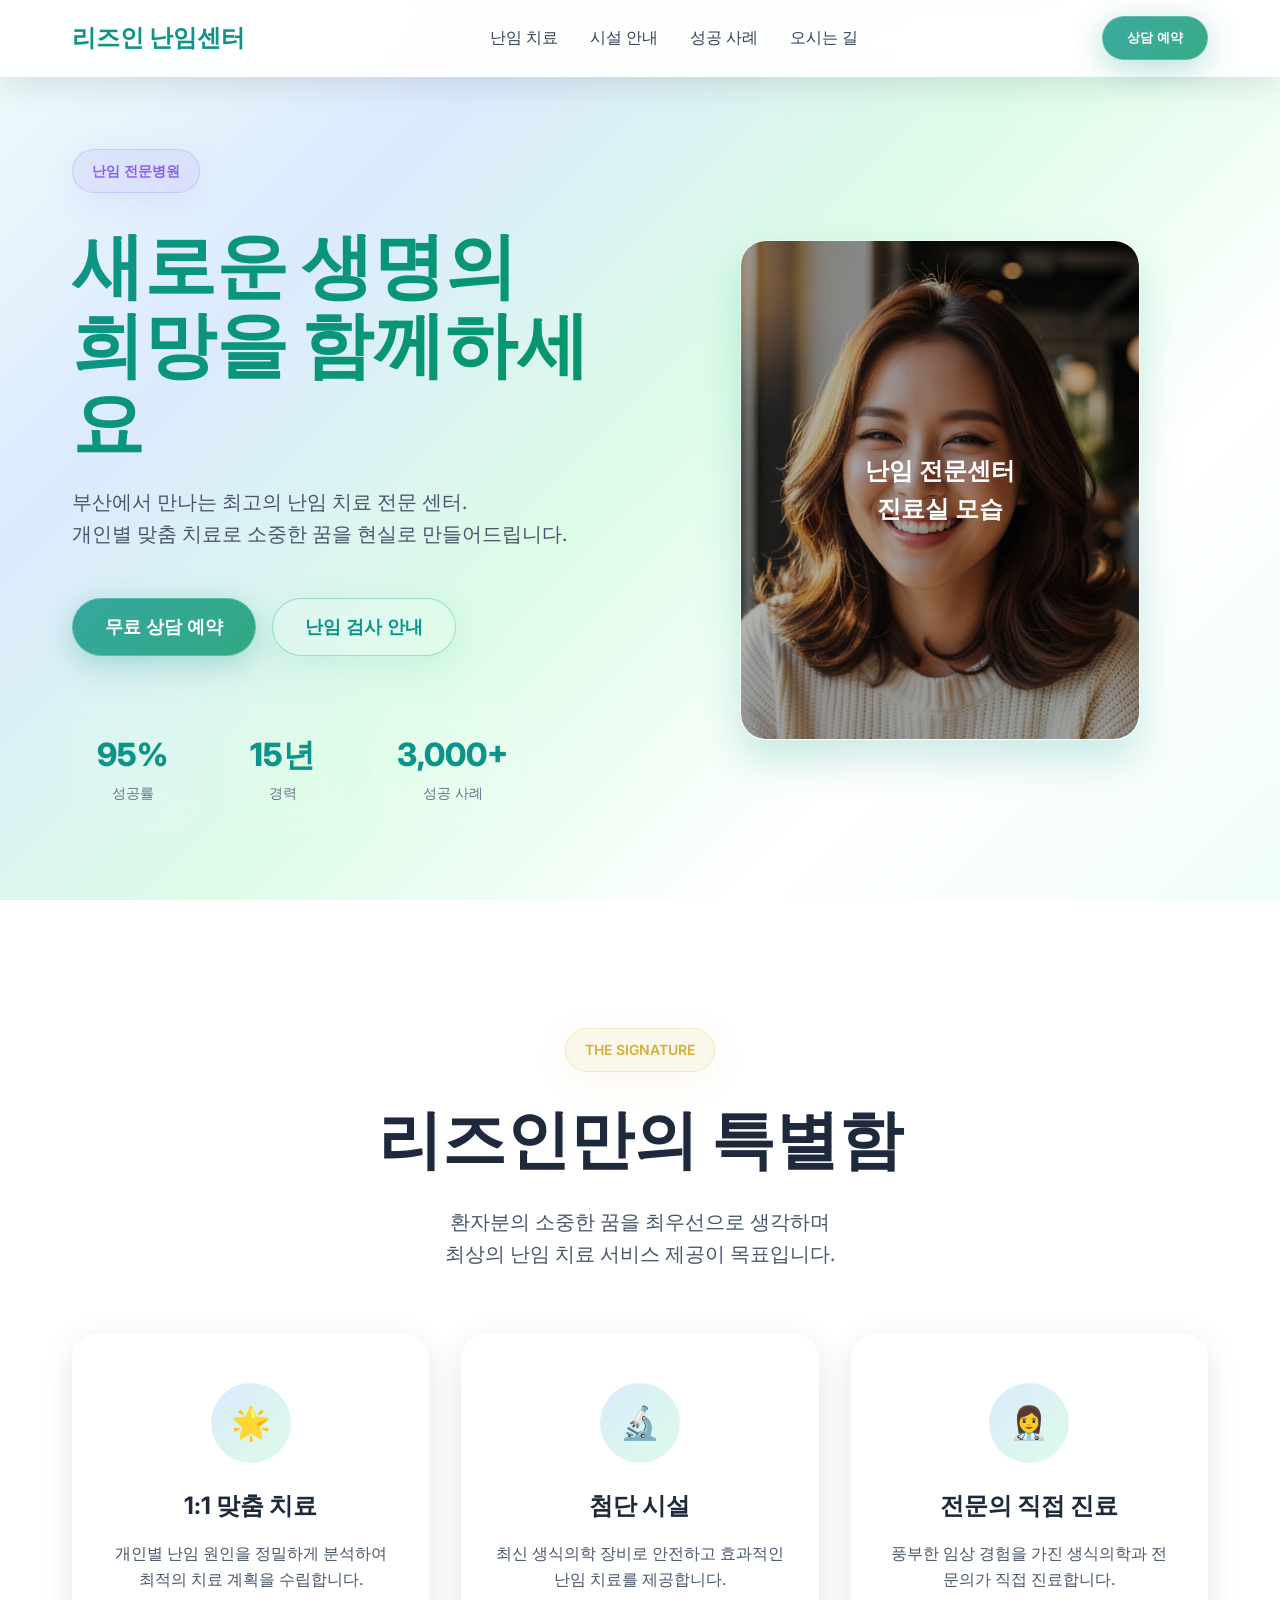
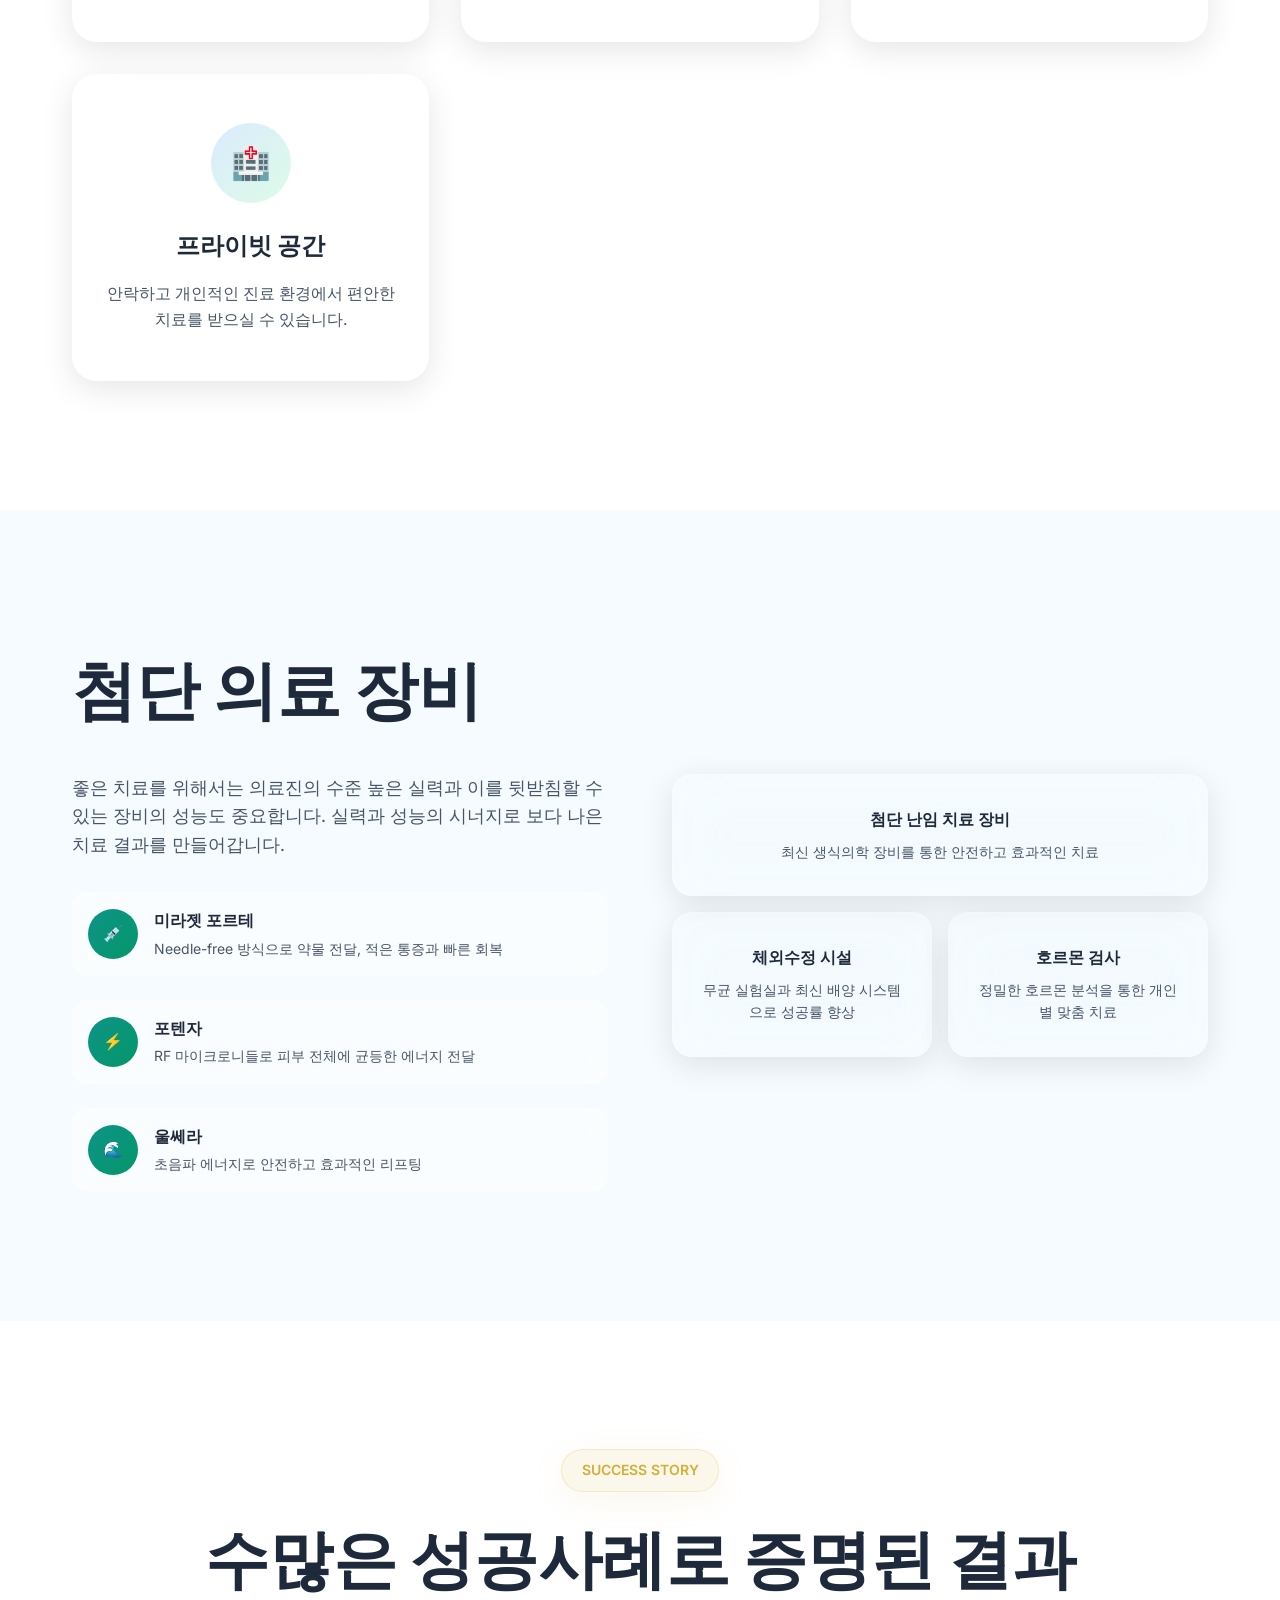
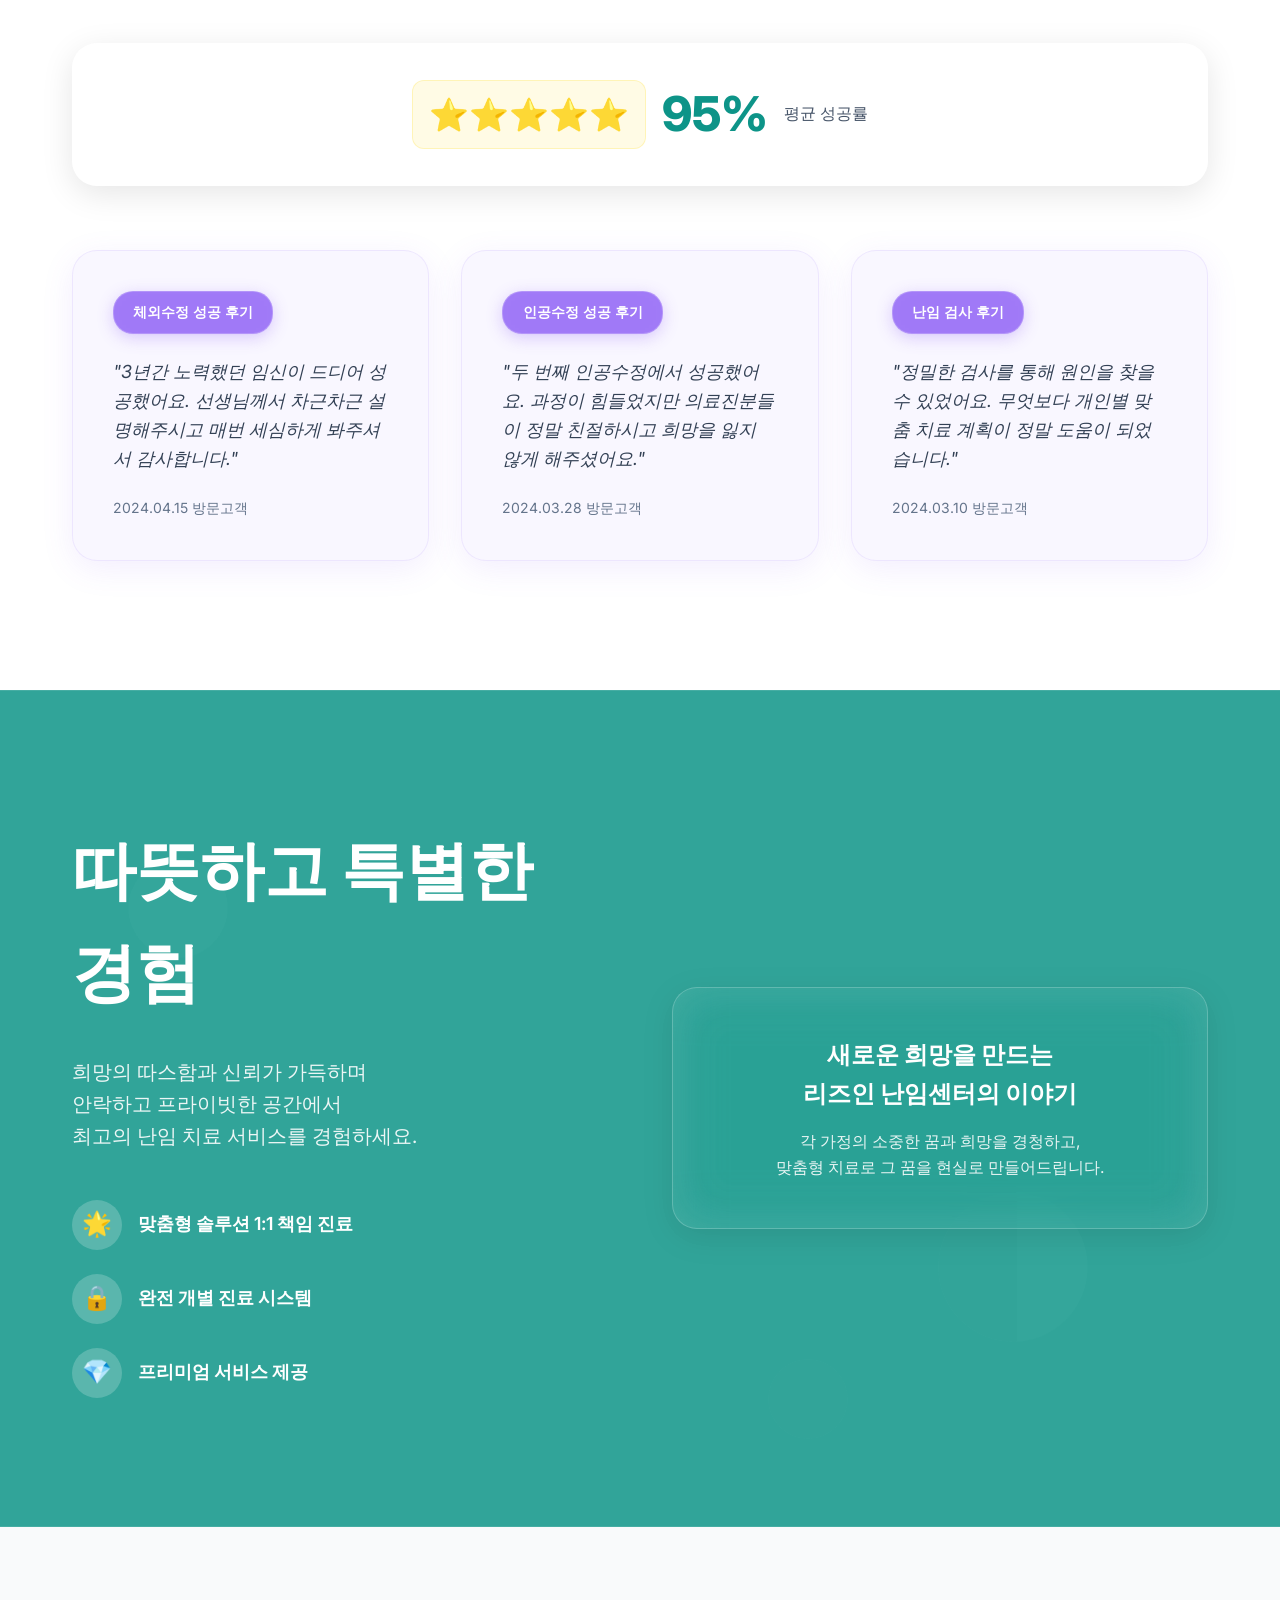
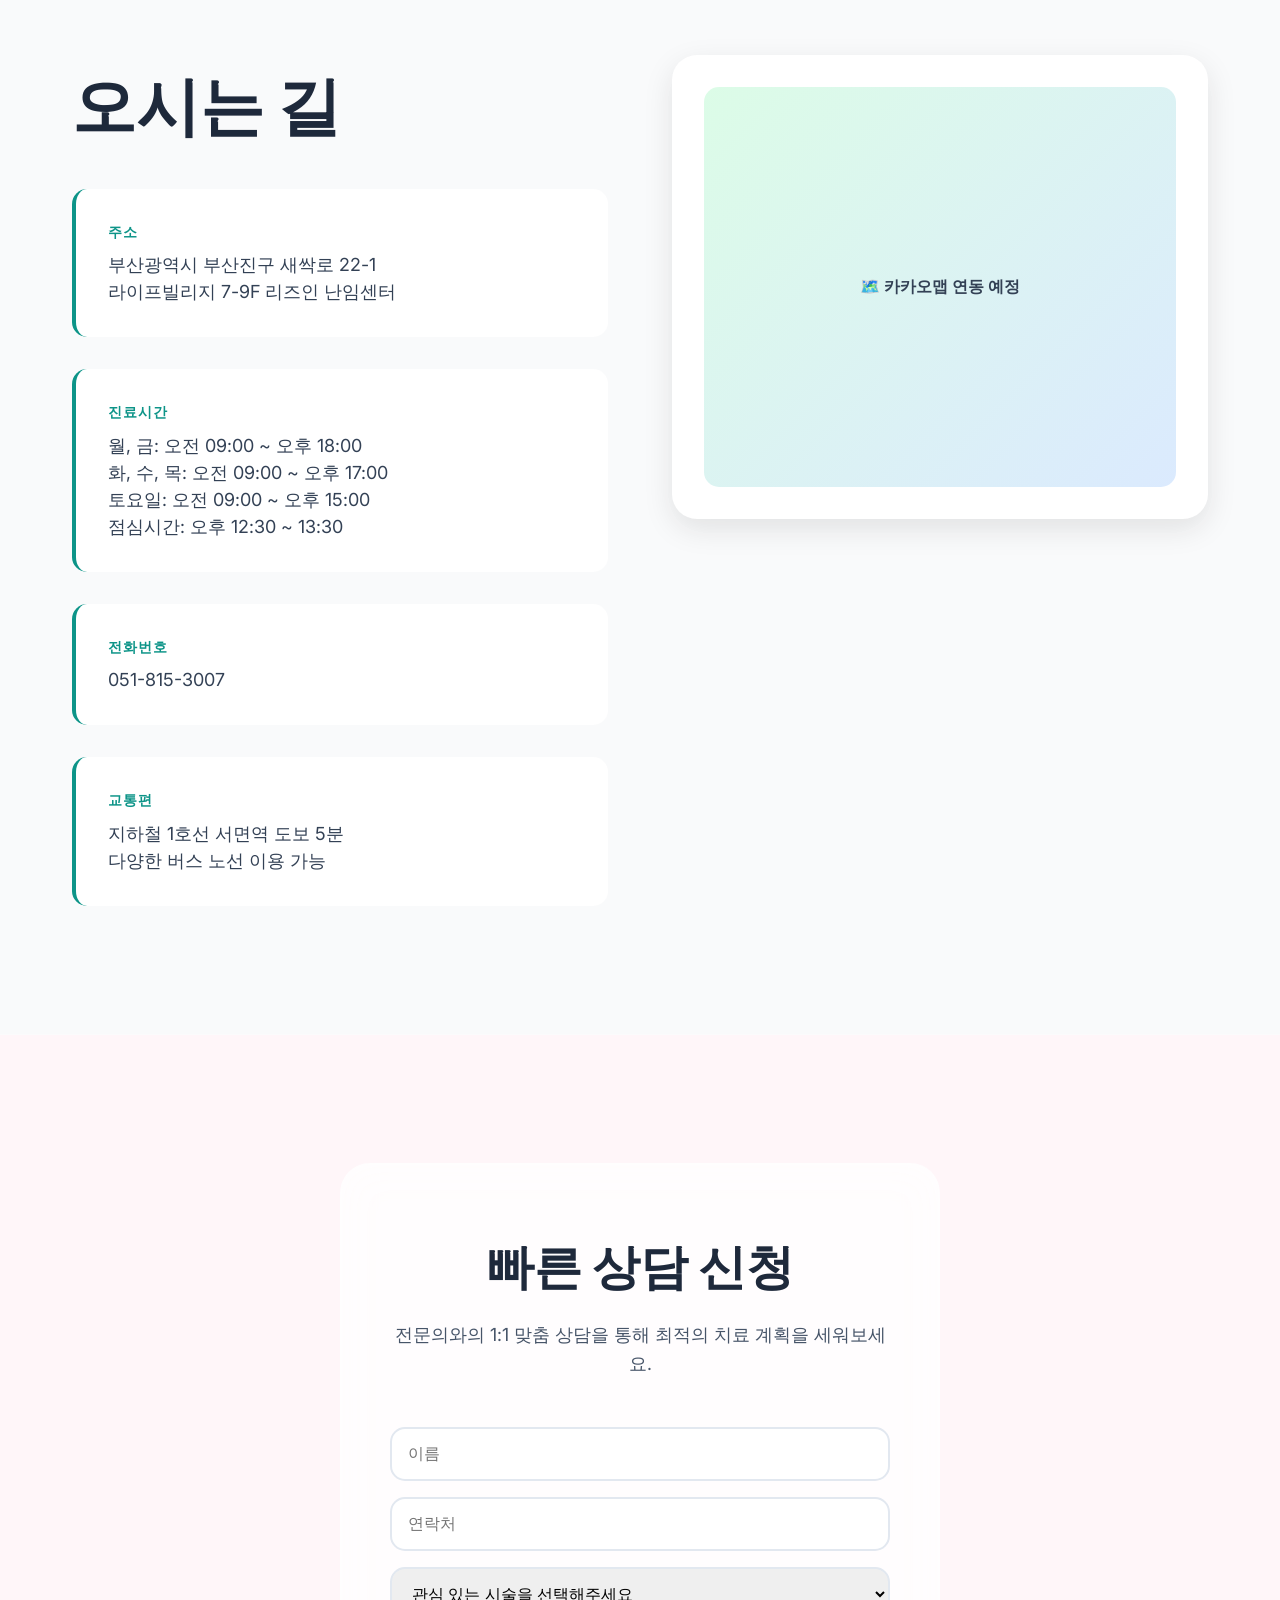
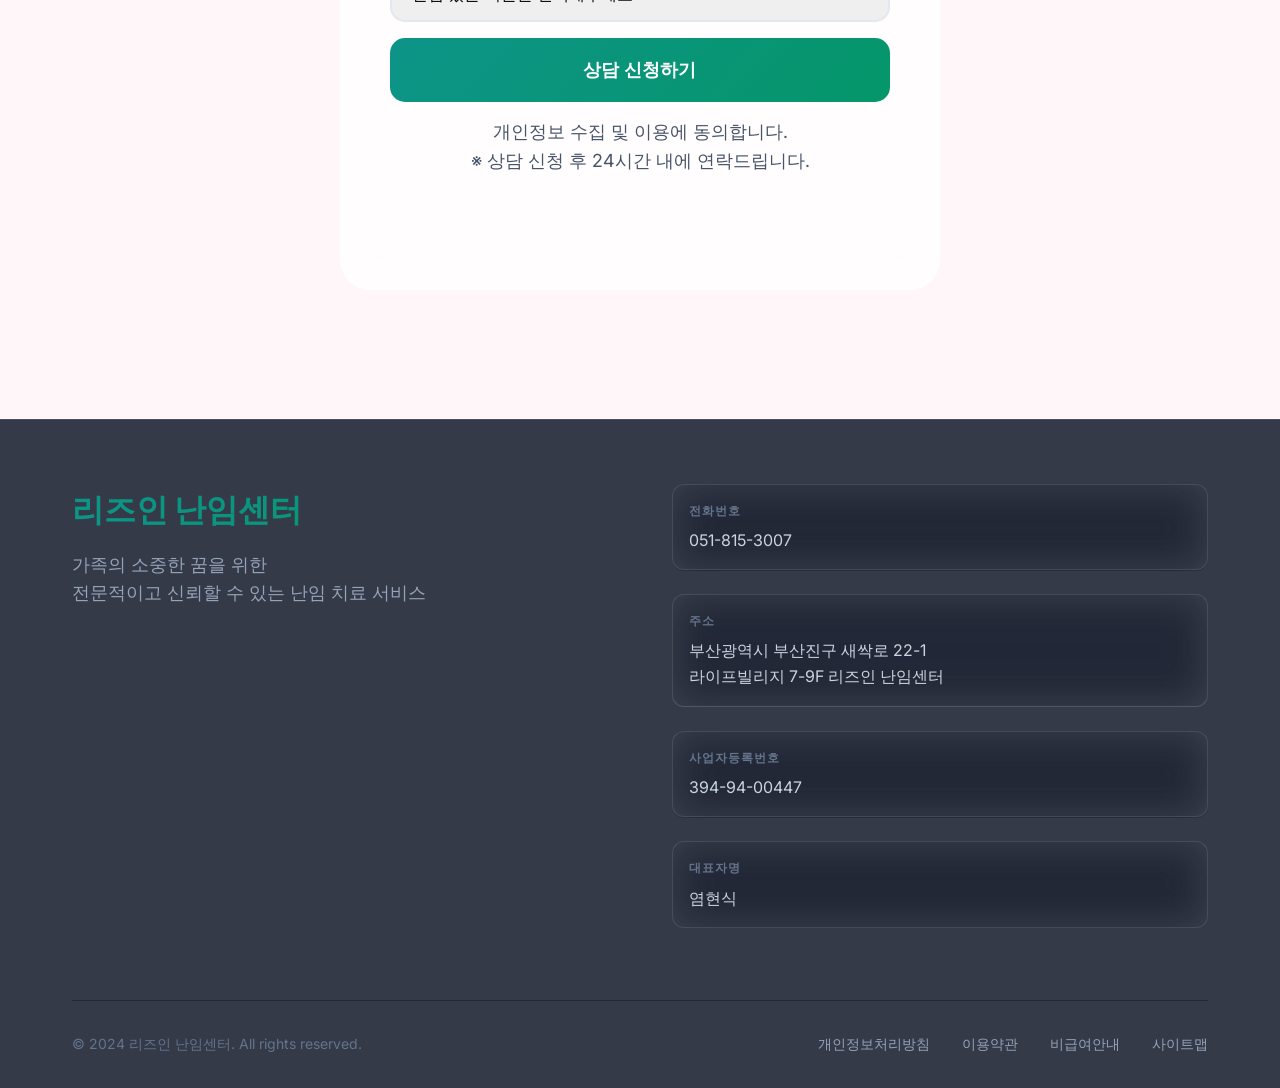
<file: html/hompage/lizin4.html>
<!DOCTYPE html>
<html lang="ko">
<head>
    <meta charset="UTF-8">
    <meta name="viewport" content="width=device-width, initial-scale=1.0">
    <title>리즈인 여성의원 - 난임 전문병원</title>
    <link href="https://fonts.googleapis.com/css2?family=Inter:wght@300;400;500;600;700;800;900&display=swap" rel="stylesheet">
    <style>
        * {
            margin: 0;
            padding: 0;
            box-sizing: border-box;
        }

        :root {
            /* Primary Colors - Elegant Dermatology Palette */
            --primary-teal: #0d9488;
            --primary-sage: #059669;
            --primary-emerald: #10b981;
            --primary-mint: #6ee7b7;
            --primary-pearl: #f0fdfa;
            
            /* Secondary Colors */
            --accent-gold: #d4af37;
            --accent-rose: #f43f5e;
            --accent-violet: #8b5cf6;
            --accent-cream: #fef7cd;
            
            /* Neutrals */
            --gray-50: #f8fafc;
            --gray-100: #f1f5f9;
            --gray-200: #e2e8f0;
            --gray-300: #cbd5e1;
            --gray-400: #94a3b8;
            --gray-500: #64748b;
            --gray-600: #475569;
            --gray-700: #334155;
            --gray-800: #1e293b;
            --gray-900: #0f172a;
            
            /* Soft pastels for medical aesthetics */
            --soft-blue: #dbeafe;
            --soft-green: #dcfce7;
            --soft-pink: #fce7f3;
            --soft-lavender: #f3e8ff;
            --soft-peach: #fed7aa;
            
            /* Medical white */
            --medical-white: #ffffff;
            --warm-white: #fefefe;
        }

        body {
            font-family: 'Inter', sans-serif;
            line-height: 1.6;
            color: var(--gray-800);
            background-color: var(--medical-white);
            overflow-x: hidden;
        }

        .container {
            max-width: 1200px;
            margin: 0 auto;
            padding: 0 2rem;
        }

        /* Typography */
        .text-massive {
            font-size: clamp(4rem, 10vw, 8rem);
            font-weight: 900;
            letter-spacing: -0.02em;
        }

        .text-huge {
            font-size: clamp(3rem, 8vw, 6rem);
            font-weight: 800;
            letter-spacing: -0.02em;
        }

        .text-big {
            font-size: clamp(2rem, 5vw, 4rem);
            font-weight: 700;
            letter-spacing: -0.01em;
        }

        .text-medium {
            font-size: clamp(1.5rem, 3vw, 2.5rem);
            font-weight: 600;
        }

        .text-small {
            font-size: clamp(1rem, 2vw, 1.5rem);
            font-weight: 500;
        }

        /* Navigation */
        .navigation {
            position: fixed;
            top: 0;
            left: 0;
            right: 0;
            background: rgba(255, 255, 255, 0.1);
            backdrop-filter: blur(25px);
            -webkit-backdrop-filter: blur(25px);
            border-bottom: 1px solid rgba(255, 255, 255, 0.2);
            box-shadow: 0 8px 32px rgba(0, 0, 0, 0.1);
            z-index: 1000;
            padding: 1rem 0;
        }

        .nav-container {
            display: flex;
            justify-content: space-between;
            align-items: center;
        }

        .logo {
            font-size: 1.5rem;
            font-weight: 800;
            color: var(--primary-teal);
        }

        .nav-menu {
            display: flex;
            gap: 2rem;
            list-style: none;
        }

        .nav-link {
            color: var(--gray-700);
            text-decoration: none;
            font-weight: 500;
            transition: color 0.3s ease;
        }

        .nav-link:hover {
            color: var(--primary-teal);
        }

        .nav-cta {
            background: linear-gradient(135deg, rgba(13, 148, 136, 0.8), rgba(5, 150, 105, 0.8));
            backdrop-filter: blur(20px);
            -webkit-backdrop-filter: blur(20px);
            border: 1px solid rgba(255, 255, 255, 0.2);
            color: white;
            padding: 0.75rem 1.5rem;
            border-radius: 25px;
            font-weight: 600;
            cursor: pointer;
            transition: all 0.3s ease;
            box-shadow: 0 8px 32px rgba(13, 148, 136, 0.3);
        }

        .nav-cta:hover {
            transform: translateY(-2px);
            background: linear-gradient(135deg, rgba(13, 148, 136, 0.9), rgba(5, 150, 105, 0.9));
            box-shadow: 0 12px 40px rgba(13, 148, 136, 0.4);
        }

        /* Hero Section */
        .hero {
            min-height: 100vh;
            display: flex;
            align-items: center;
            position: relative;
            background: linear-gradient(135deg, 
                var(--primary-pearl) 0%, 
                var(--soft-blue) 25%, 
                var(--soft-green) 50%, 
                var(--medical-white) 75%, 
                var(--primary-pearl) 100%);
            padding-top: 80px;
        }

        .hero-content {
            display: grid;
            grid-template-columns: 1fr 1fr;
            gap: 4rem;
            align-items: center;
        }

        .hero-text {
            max-width: 600px;
        }

        .hero-badge {
            display: inline-block;
            background: rgba(139, 92, 246, 0.1);
            backdrop-filter: blur(15px);
            -webkit-backdrop-filter: blur(15px);
            border: 1px solid rgba(139, 92, 246, 0.2);
            color: var(--accent-violet);
            padding: 0.6rem 1.2rem;
            border-radius: 25px;
            font-size: 0.875rem;
            font-weight: 600;
            margin-bottom: 2rem;
            box-shadow: 0 8px 32px rgba(139, 92, 246, 0.1);
        }

        .hero-title {
            font-size: clamp(2.5rem, 6vw, 4.5rem);
            font-weight: 900;
            line-height: 1.1;
            margin-bottom: 1.5rem;
            background: linear-gradient(135deg, var(--primary-teal) 0%, var(--primary-sage) 100%);
            -webkit-background-clip: text;
            -webkit-text-fill-color: transparent;
            background-clip: text;
        }

        .hero-subtitle {
            font-size: 1.25rem;
            color: var(--gray-600);
            margin-bottom: 3rem;
            line-height: 1.6;
        }

        .hero-cta {
            display: flex;
            gap: 1rem;
            margin-bottom: 3rem;
        }

        .btn-primary {
            background: linear-gradient(135deg, rgba(13, 148, 136, 0.8), rgba(5, 150, 105, 0.8));
            backdrop-filter: blur(20px);
            -webkit-backdrop-filter: blur(20px);
            border: 1px solid rgba(255, 255, 255, 0.2);
            color: white;
            padding: 1rem 2rem;
            border-radius: 50px;
            font-size: 1.125rem;
            font-weight: 600;
            cursor: pointer;
            transition: all 0.3s ease;
            box-shadow: 0 8px 32px rgba(13, 148, 136, 0.3);
        }

        .btn-primary:hover {
            transform: translateY(-3px);
            background: linear-gradient(135deg, rgba(13, 148, 136, 0.9), rgba(5, 150, 105, 0.9));
            box-shadow: 0 12px 40px rgba(13, 148, 136, 0.4);
        }

        .btn-secondary {
            background: rgba(255, 255, 255, 0.1);
            backdrop-filter: blur(20px);
            -webkit-backdrop-filter: blur(20px);
            border: 1px solid rgba(13, 148, 136, 0.3);
            color: var(--primary-teal);
            padding: 1rem 2rem;
            border-radius: 50px;
            font-size: 1.125rem;
            font-weight: 600;
            cursor: pointer;
            transition: all 0.3s ease;
            box-shadow: 0 8px 32px rgba(13, 148, 136, 0.1);
        }

        .btn-secondary:hover {
            background: rgba(13, 148, 136, 0.8);
            color: white;
            transform: translateY(-3px);
            box-shadow: 0 12px 40px rgba(13, 148, 136, 0.3);
        }

        .hero-stats {
            display: flex;
            gap: 2rem;
        }

        .stat-item {
            text-align: center;
            backdrop-filter: blur(20px);
            background: rgba(255, 255, 255, 0.08);
            border: 1px solid rgba(255, 255, 255, 0.15);
            border-radius: 16px;
            padding: 1.5rem;
            transition: all 0.3s ease;
        }

        .stat-item:hover {
            background: rgba(255, 255, 255, 0.12);
            transform: translateY(-5px);
            box-shadow: 0 12px 40px rgba(0, 0, 0, 0.15);
        }

        .stat-number {
            font-size: 2rem;
            font-weight: 800;
            color: var(--primary-teal);
            display: block;
        }

        .stat-label {
            font-size: 0.875rem;
            color: var(--gray-500);
            font-weight: 500;
        }

        .hero-visual {
            display: flex;
            justify-content: center;
            align-items: center;
            position: relative;
        }

        .hero-image {
            position: relative;
            width: 400px;
            height: 500px;
            border-radius: 25px;
            overflow: hidden;
            backdrop-filter: blur(25px);
            border: 1px solid rgba(255, 255, 255, 0.2);
            box-shadow: 0 20px 40px rgba(13, 148, 136, 0.2), 
                        0 8px 32px rgba(255, 255, 255, 0.1) inset;
            display: flex;
            align-items: center;
            justify-content: center;
        }

        /* Signature Section */
        .signature-section {
            padding: 8rem 0;
            background: var(--medical-white);
            backdrop-filter: blur(30px);
            background: rgba(255, 255, 255, 0.9);
            border-bottom: 1px solid rgba(255, 255, 255, 0.2);
        }

        .signature-header {
            text-align: center;
            margin-bottom: 4rem;
        }

        .section-badge {
            display: inline-block;
            background: rgba(212, 175, 55, 0.1);
            backdrop-filter: blur(15px);
            -webkit-backdrop-filter: blur(15px);
            border: 1px solid rgba(212, 175, 55, 0.2);
            color: var(--accent-gold);
            padding: 0.6rem 1.2rem;
            border-radius: 25px;
            font-size: 0.875rem;
            font-weight: 600;
            margin-bottom: 1rem;
            box-shadow: 0 8px 32px rgba(212, 175, 55, 0.1);
        }

        .section-title {
            font-size: clamp(2.5rem, 6vw, 4rem);
            font-weight: 800;
            margin-bottom: 1rem;
            color: var(--gray-800);
        }

        .section-subtitle {
            font-size: 1.25rem;
            color: var(--gray-600);
            max-width: 600px;
            margin: 0 auto;
        }

        .signature-grid {
            display: grid;
            grid-template-columns: repeat(auto-fit, minmax(300px, 1fr));
            gap: 2rem;
            margin-top: 4rem;
        }

        .signature-card {
            background: rgba(255, 255, 255, 0.1);
            backdrop-filter: blur(25px);
            -webkit-backdrop-filter: blur(25px);
            border: 1px solid rgba(255, 255, 255, 0.2);
            border-radius: 25px;
            padding: 3rem 2rem;
            text-align: center;
            transition: all 0.3s ease;
            position: relative;
            overflow: hidden;
            box-shadow: 0 8px 32px rgba(0, 0, 0, 0.1);
        }

        .signature-card::before {
            content: '';
            position: absolute;
            top: 0;
            left: 0;
            right: 0;
            height: 4px;
            background: linear-gradient(135deg, var(--primary-teal), var(--primary-sage));
            transform: scaleX(0);
            transition: transform 0.3s ease;
        }

        .signature-card:hover::before {
            transform: scaleX(1);
        }

        .signature-card:hover {
            transform: translateY(-10px);
            background: rgba(255, 255, 255, 0.15);
            box-shadow: 0 20px 40px rgba(13, 148, 136, 0.2);
            border-color: rgba(13, 148, 136, 0.3);
        }

        .card-icon {
            width: 80px;
            height: 80px;
            margin: 0 auto 1.5rem;
            background: linear-gradient(135deg, var(--soft-blue), var(--soft-green));
            border-radius: 50%;
            display: flex;
            align-items: center;
            justify-content: center;
            font-size: 2rem;
        }

        .signature-card h3 {
            font-size: 1.5rem;
            font-weight: 700;
            margin-bottom: 1rem;
            color: var(--gray-800);
        }

        .signature-card p {
            color: var(--gray-600);
            line-height: 1.6;
        }

        /* Equipment Section */
        .equipment-section {
            padding: 8rem 0;
            backdrop-filter: blur(30px);
            background: rgba(243, 250, 255, 0.8);
            border-top: 1px solid rgba(255, 255, 255, 0.3);
            border-bottom: 1px solid rgba(255, 255, 255, 0.3);
        }

        .equipment-content {
            display: grid;
            grid-template-columns: 1fr 1fr;
            gap: 4rem;
            align-items: center;
        }

        .equipment-text h2 {
            font-size: clamp(2.5rem, 6vw, 4rem);
            font-weight: 800;
            margin-bottom: 2rem;
            color: var(--gray-800);
        }

        .equipment-text p {
            font-size: 1.125rem;
            color: var(--gray-600);
            margin-bottom: 2rem;
            line-height: 1.6;
        }

        .equipment-features {
            display: flex;
            flex-direction: column;
            gap: 1.5rem;
        }

        .feature-item {
            display: flex;
            align-items: center;
            gap: 1rem;
            background: rgba(255, 255, 255, 0.6);
            padding: 1rem;
            border-radius: 15px;
            backdrop-filter: blur(10px);
        }

        .feature-icon {
            width: 50px;
            height: 50px;
            background: linear-gradient(135deg, var(--primary-teal), var(--primary-sage));
            border-radius: 50%;
            display: flex;
            align-items: center;
            justify-content: center;
            color: white;
            font-weight: 600;
        }

        .feature-text {
            flex: 1;
        }

        .feature-title {
            font-weight: 700;
            color: var(--gray-800);
            margin-bottom: 0.25rem;
        }

        .feature-desc {
            font-size: 0.875rem;
            color: var(--gray-600);
        }

        .equipment-visual {
            display: grid;
            grid-template-columns: 1fr 1fr;
            gap: 1rem;
        }

        .equipment-card {
            background: rgba(255, 255, 255, 0.1);
            backdrop-filter: blur(25px);
            -webkit-backdrop-filter: blur(25px);
            border: 1px solid rgba(255, 255, 255, 0.2);
            border-radius: 20px;
            padding: 2rem 1.5rem;
            text-align: center;
            transition: all 0.3s ease;
            box-shadow: 0 8px 32px rgba(0, 0, 0, 0.1);
        }

        .equipment-card:hover {
            transform: translateY(-5px);
            background: rgba(255, 255, 255, 0.15);
            box-shadow: 0 12px 40px rgba(13, 148, 136, 0.15);
            border-color: rgba(13, 148, 136, 0.3);
        }

        .equipment-card.large {
            grid-column: span 2;
        }

        .equipment-card h4 {
            font-weight: 700;
            margin-bottom: 0.5rem;
            color: var(--gray-800);
        }

        .equipment-card p {
            font-size: 0.875rem;
            color: var(--gray-600);
        }

        /* Review Section */
        .review-section {
            padding: 8rem 0;
            backdrop-filter: blur(30px);
            background: rgba(255, 255, 255, 0.85);
            border-bottom: 1px solid rgba(255, 255, 255, 0.2);
        }

        .review-header {
            text-align: center;
            margin-bottom: 4rem;
        }

        .rating-display {
            display: flex;
            align-items: center;
            justify-content: center;
            gap: 1rem;
            margin: 2rem 0;
            background: rgba(255, 255, 255, 0.1);
            backdrop-filter: blur(20px);
            -webkit-backdrop-filter: blur(20px);
            border: 1px solid rgba(255, 255, 255, 0.2);
            border-radius: 25px;
            padding: 2rem;
            box-shadow: 0 8px 32px rgba(0, 0, 0, 0.1);
        }

        .rating-stars {
            color: var(--accent-gold);
            font-size: 2rem;
            backdrop-filter: blur(15px);
            background: rgba(255, 215, 0, 0.1);
            border-radius: 12px;
            padding: 0.5rem 1rem;
            border: 1px solid rgba(255, 215, 0, 0.2);
            display: inline-block;
        }

        .rating-number {
            font-size: 3rem;
            font-weight: 800;
            color: var(--primary-teal);
        }

        .rating-text {
            color: var(--gray-600);
            font-weight: 500;
        }

        .review-grid {
            display: grid;
            grid-template-columns: repeat(auto-fit, minmax(350px, 1fr));
            gap: 2rem;
            margin-top: 4rem;
        }

        .review-card {
            background: rgba(139, 92, 246, 0.05);
            backdrop-filter: blur(25px);
            -webkit-backdrop-filter: blur(25px);
            border: 1px solid rgba(139, 92, 246, 0.1);
            border-radius: 25px;
            padding: 2.5rem;
            position: relative;
            transition: all 0.3s ease;
            box-shadow: 0 8px 32px rgba(139, 92, 246, 0.1);
        }

        .review-card:hover {
            transform: translateY(-10px);
            background: rgba(139, 92, 246, 0.1);
            box-shadow: 0 20px 40px rgba(139, 92, 246, 0.2);
            border-color: rgba(139, 92, 246, 0.2);
        }

        .review-category {
            background: rgba(139, 92, 246, 0.8);
            backdrop-filter: blur(15px);
            -webkit-backdrop-filter: blur(15px);
            border: 1px solid rgba(255, 255, 255, 0.2);
            color: white;
            padding: 0.6rem 1.2rem;
            border-radius: 20px;
            font-size: 0.875rem;
            font-weight: 600;
            display: inline-block;
            margin-bottom: 1.5rem;
            box-shadow: 0 4px 16px rgba(139, 92, 246, 0.3);
        }

        .review-text {
            font-size: 1.125rem;
            line-height: 1.6;
            color: var(--gray-700);
            margin-bottom: 1.5rem;
            font-style: italic;
        }

        .review-meta {
            font-size: 0.875rem;
            color: var(--gray-500);
        }

        /* Experience Section */
        .experience-section {
            padding: 8rem 0;
            backdrop-filter: blur(30px);
            background: rgba(13, 148, 136, 0.85);
            color: white;
            position: relative;
            overflow: hidden;
            border-top: 1px solid rgba(255, 255, 255, 0.1);
            border-bottom: 1px solid rgba(255, 255, 255, 0.1);
        }

        .experience-background {
            position: absolute;
            top: 0;
            left: 0;
            width: 100%;
            height: 100%;
            opacity: 0.1;
        }

        .floating-shapes {
            position: absolute;
            width: 100%;
            height: 100%;
        }

        .shape {
            position: absolute;
            border-radius: 50%;
            background: rgba(255, 255, 255, 0.1);
            animation: float 20s linear infinite;
        }

        .shape-1 { width: 100px; height: 100px; top: 20%; left: 10%; animation-delay: 0s; }
        .shape-2 { width: 150px; height: 150px; top: 60%; right: 15%; animation-delay: 5s; }
        .shape-3 { width: 80px; height: 80px; top: 80%; left: 60%; animation-delay: 10s; }

        @keyframes float {
            0%, 100% { transform: translateY(0px) rotate(0deg); }
            50% { transform: translateY(-30px) rotate(180deg); }
        }

        .experience-content {
            display: grid;
            grid-template-columns: 1fr 1fr;
            gap: 4rem;
            align-items: center;
            position: relative;
            z-index: 2;
        }

        .experience-text h2 {
            font-size: clamp(2.5rem, 6vw, 4rem);
            font-weight: 800;
            margin-bottom: 2rem;
        }

        .experience-text p {
            font-size: 1.25rem;
            margin-bottom: 3rem;
            line-height: 1.6;
            opacity: 0.9;
        }

        .experience-features {
            display: flex;
            flex-direction: column;
            gap: 1.5rem;
        }

        .exp-feature {
            display: flex;
            align-items: center;
            gap: 1rem;
        }

        .exp-icon {
            width: 50px;
            height: 50px;
            background: rgba(255, 255, 255, 0.2);
            border-radius: 50%;
            display: flex;
            align-items: center;
            justify-content: center;
            font-size: 1.5rem;
        }

        .exp-text {
            font-weight: 600;
            font-size: 1.125rem;
        }

        .experience-visual {
            text-align: center;
        }

        .exp-card {
            background: rgba(255, 255, 255, 0.1);
            backdrop-filter: blur(25px);
            -webkit-backdrop-filter: blur(25px);
            border: 1px solid rgba(255, 255, 255, 0.2);
            border-radius: 25px;
            padding: 3rem;
            box-shadow: 0 8px 32px rgba(0, 0, 0, 0.1);
            transition: all 0.3s ease;
        }

        .exp-card:hover {
            background: rgba(255, 255, 255, 0.15);
            transform: translateY(-5px);
            box-shadow: 0 12px 40px rgba(13, 148, 136, 0.15);
        }

        .exp-card h3 {
            font-size: 1.5rem;
            font-weight: 700;
            margin-bottom: 1rem;
        }

        .exp-card p {
            opacity: 0.9;
        }

        /* Location Section */
        .location-section {
            padding: 8rem 0;
            backdrop-filter: blur(30px);
            background: rgba(249, 250, 251, 0.9);
            border-bottom: 1px solid rgba(255, 255, 255, 0.3);
        }

        .location-content {
            display: grid;
            grid-template-columns: 1fr 1fr;
            gap: 4rem;
            align-items: start;
        }

        .location-info h2 {
            font-size: clamp(2.5rem, 6vw, 4rem);
            font-weight: 800;
            margin-bottom: 2rem;
            color: var(--gray-800);
        }

        .info-grid {
            display: flex;
            flex-direction: column;
            gap: 2rem;
        }

        .info-item {
            background: var(--medical-white);
            border-radius: 15px;
            padding: 2rem;
            border-left: 4px solid var(--primary-teal);
        }

        .info-label {
            font-weight: 700;
            color: var(--primary-teal);
            margin-bottom: 0.5rem;
            font-size: 0.875rem;
            text-transform: uppercase;
            letter-spacing: 1px;
        }

        .info-value {
            color: var(--gray-700);
            font-size: 1.125rem;
            line-height: 1.5;
        }

        .map-container {
            background: var(--medical-white);
            border-radius: 25px;
            padding: 2rem;
            box-shadow: 0 10px 30px rgba(0, 0, 0, 0.1);
        }

        .map-placeholder {
            width: 100%;
            height: 400px;
            background: linear-gradient(135deg, var(--soft-green), var(--soft-blue));
            border-radius: 15px;
            display: flex;
            align-items: center;
            justify-content: center;
            color: var(--gray-700);
            font-weight: 600;
        }

        /* Consultation Section */
        .consultation-section {
            padding: 8rem 0;
            backdrop-filter: blur(30px);
            background: rgba(255, 244, 248, 0.8);
            border-bottom: 1px solid rgba(255, 255, 255, 0.3);
        }

        .consultation-container {
            text-align: center;
        }

        .consultation-card {
            background: rgba(255, 255, 255, 0.8);
            backdrop-filter: blur(20px);
            border-radius: 30px;
            padding: 4rem 3rem;
            max-width: 600px;
            margin: 0 auto;
            border: 2px solid rgba(255, 255, 255, 0.3);
        }

        .consultation-card h2 {
            font-size: clamp(2rem, 5vw, 3rem);
            font-weight: 800;
            margin-bottom: 1rem;
            color: var(--gray-800);
        }

        .consultation-card p {
            font-size: 1.125rem;
            color: var(--gray-600);
            margin-bottom: 3rem;
        }

        .consultation-form {
            display: flex;
            flex-direction: column;
            gap: 1rem;
        }

        .form-input {
            padding: 1rem;
            border: 2px solid var(--gray-200);
            border-radius: 15px;
            font-size: 1rem;
            transition: border-color 0.3s ease;
        }

        .form-input:focus {
            outline: none;
            border-color: var(--primary-teal);
        }

        .form-submit {
            background: linear-gradient(135deg, var(--primary-teal), var(--primary-sage));
            color: white;
            padding: 1.25rem;
            border: none;
            border-radius: 15px;
            font-size: 1.125rem;
            font-weight: 600;
            cursor: pointer;
            transition: transform 0.3s ease;
        }

        .form-submit:hover {
            transform: translateY(-3px);
        }

        .privacy-notice {
            font-size: 0.875rem;
            color: var(--gray-500);
            margin-top: 1rem;
        }

        /* Footer */
        .footer {
            background: var(--gray-900);
            color: white;
            padding: 4rem 0 2rem;
            backdrop-filter: blur(30px);
            background: rgba(17, 24, 39, 0.85);
            border-top: 1px solid rgba(255, 255, 255, 0.1);
        }

        .footer-content {
            display: grid;
            grid-template-columns: 1fr 1fr;
            gap: 4rem;
            margin-bottom: 3rem;
        }

        .footer-brand h3 {
            font-size: 2rem;
            font-weight: 800;
            background: linear-gradient(135deg, var(--primary-teal), var(--primary-sage));
            -webkit-background-clip: text;
            -webkit-text-fill-color: transparent;
            background-clip: text;
            margin-bottom: 1rem;
        }

        .footer-description {
            color: var(--gray-400);
            font-size: 1.125rem;
            line-height: 1.6;
        }

        .footer-contact .contact-item {
            margin-bottom: 1.5rem;
            backdrop-filter: blur(20px);
            background: rgba(255, 255, 255, 0.05);
            border: 1px solid rgba(255, 255, 255, 0.1);
            border-radius: 12px;
            padding: 1rem;
            transition: all 0.3s ease;
        }

        .footer-contact .contact-item:hover {
            background: rgba(255, 255, 255, 0.08);
            transform: translateY(-2px);
            box-shadow: 0 8px 32px rgba(0, 0, 0, 0.1);
        }

        .contact-label {
            display: block;
            font-size: 0.75rem;
            color: var(--gray-500);
            font-weight: 600;
            text-transform: uppercase;
            letter-spacing: 1px;
            margin-bottom: 0.5rem;
        }

        .contact-value {
            color: var(--gray-300);
            font-size: 1rem;
            line-height: 1.5;
        }

        .footer-bottom {
            border-top: 1px solid var(--gray-800);
            padding-top: 2rem;
            display: flex;
            justify-content: space-between;
            align-items: center;
        }

        .footer-links {
            display: flex;
            gap: 2rem;
        }

        .footer-link {
            color: var(--gray-400);
            text-decoration: none;
            font-size: 0.875rem;
            transition: color 0.3s ease;
        }

        .footer-link:hover {
            color: var(--primary-teal);
        }

        .footer-copyright {
            color: var(--gray-500);
            font-size: 0.875rem;
        }

        /* Animations */
        @keyframes fadeInUp {
            from {
                opacity: 0;
                transform: translateY(30px);
            }
            to {
                opacity: 1;
                transform: translateY(0);
            }
        }

        .fade-in {
            opacity: 0;
            transform: translateY(30px);
            transition: all 0.6s ease;
        }

        .fade-in.visible {
            opacity: 1;
            transform: translateY(0);
        }

        /* Responsive Design */
        @media (max-width: 1024px) {
            .container {
                padding: 0 1.5rem;
            }

            .hero-content,
            .equipment-content,
            .experience-content,
            .location-content {
                grid-template-columns: 1fr;
                gap: 3rem;
                text-align: center;
            }

            .hero-stats {
                justify-content: center;
            }

            .nav-menu {
                display: none;
            }
        }

        @media (max-width: 768px) {
            .container {
                padding: 0 1rem;
            }

            .hero {
                padding-top: 100px;
            }

            .hero-cta {
                flex-direction: column;
                align-items: center;
            }

            .signature-grid,
            .review-grid {
                grid-template-columns: 1fr;
            }

            .equipment-visual {
                grid-template-columns: 1fr;
            }

            .footer-content {
                grid-template-columns: 1fr;
                gap: 2rem;
            }

            .footer-bottom {
                flex-direction: column;
                gap: 1rem;
                text-align: center;
            }

            .hero-image {
                width: 300px;
                height: 400px;
            }

            .consultation-card {
                padding: 3rem 2rem;
            }
        }

        @media (max-width: 480px) {
            .hero-image {
                width: 250px;
                height: 350px;
            }

            .consultation-card {
                padding: 2rem 1.5rem;
            }

            .signature-card,
            .review-card {
                padding: 2rem 1.5rem;
            }
        }
    </style>
</head>
<body>
    <!-- Navigation -->
    <nav class="navigation">
        <div class="container">
            <div class="nav-container">
                <div class="logo">리즈인 난임센터</div>
                <ul class="nav-menu">
                    <li><a href="#signature" class="nav-link">난임 치료</a></li>
                    <li><a href="#equipment" class="nav-link">시설 안내</a></li>
                    <li><a href="#reviews" class="nav-link">성공 사례</a></li>
                    <li><a href="#location" class="nav-link">오시는 길</a></li>
                </ul>
                <button class="nav-cta">상담 예약</button>
            </div>
        </div>
    </nav>

    <!-- Hero Section -->
    <section class="hero">
        <div class="container">
            <div class="hero-content">
                <div class="hero-text">
                    <span class="hero-badge">난임 전문병원</span>
                    <h1 class="hero-title">
                        새로운 생명의<br>
                        희망을 함께하세요
                    </h1>
                    <p class="hero-subtitle">
                        부산에서 만나는 최고의 난임 치료 전문 센터.<br>
                        개인별 맞춤 치료로 소중한 꿈을 현실로 만들어드립니다.
                    </p>
                    
                    <div class="hero-cta">
                        <button class="btn-primary">무료 상담 예약</button>
                        <button class="btn-secondary">난임 검사 안내</button>
                    </div>

                    <div class="hero-stats">
                        <div class="stat-item">
                            <span class="stat-number">95%</span>
                            <span class="stat-label">성공률</span>
                        </div>
                        <div class="stat-item">
                            <span class="stat-number">15년</span>
                            <span class="stat-label">경력</span>
                        </div>
                        <div class="stat-item">
                            <span class="stat-number">3,000+</span>
                            <span class="stat-label">성공 사례</span>
                        </div>
                    </div>
                </div>
                
                <div class="hero-visual">
                    <div class="hero-image">
                        <img src="woman.png" alt="난임 전문센터 진료실" style="width: 100%; height: 100%; object-fit: cover; border-radius: 25px;">
                        <div style="position: absolute; top: 0; left: 0; right: 0; bottom: 0; background: rgba(0,0,0,0.3); border-radius: 25px; display: flex; align-items: center; justify-content: center; color: white; font-size: 1.5rem; font-weight: 600; text-align: center;">
                            난임 전문센터<br>
                            진료실 모습
                        </div>
                    </div>
                </div>
            </div>
        </div>
    </section>

    <!-- Signature Section -->
    <section id="signature" class="signature-section">
        <div class="container">
            <div class="signature-header fade-in">
                <span class="section-badge">THE SIGNATURE</span>
                <h2 class="section-title">리즈인만의 특별함</h2>
                <p class="section-subtitle">
                    환자분의 소중한 꿈을 최우선으로 생각하며<br>
                    최상의 난임 치료 서비스 제공이 목표입니다.
                </p>
            </div>

            <div class="signature-grid">
                <div class="signature-card fade-in">
                    <div class="card-icon">🌟</div>
                    <h3>1:1 맞춤 치료</h3>
                    <p>개인별 난임 원인을 정밀하게 분석하여 최적의 치료 계획을 수립합니다.</p>
                </div>

                <div class="signature-card fade-in">
                    <div class="card-icon">🔬</div>
                    <h3>첨단 시설</h3>
                    <p>최신 생식의학 장비로 안전하고 효과적인 난임 치료를 제공합니다.</p>
                </div>

                <div class="signature-card fade-in">
                    <div class="card-icon">👩‍⚕️</div>
                    <h3>전문의 직접 진료</h3>
                    <p>풍부한 임상 경험을 가진 생식의학과 전문의가 직접 진료합니다.</p>
                </div>

                <div class="signature-card fade-in">
                    <div class="card-icon">🏥</div>
                    <h3>프라이빗 공간</h3>
                    <p>안락하고 개인적인 진료 환경에서 편안한 치료를 받으실 수 있습니다.</p>
                </div>
            </div>
        </div>
    </section>

    <!-- Equipment Section -->
    <section id="equipment" class="equipment-section">
        <div class="container">
            <div class="equipment-content">
                <div class="equipment-text fade-in">
                    <h2>첨단 의료 장비</h2>
                    <p>
                        좋은 치료를 위해서는 의료진의 수준 높은 실력과 
                        이를 뒷받침할 수 있는 장비의 성능도 중요합니다. 
                        실력과 성능의 시너지로 보다 나은 치료 결과를 만들어갑니다.
                    </p>

                    <div class="equipment-features">
                        <div class="feature-item">
                            <div class="feature-icon">💉</div>
                            <div class="feature-text">
                                <div class="feature-title">미라젯 포르테</div>
                                <div class="feature-desc">Needle-free 방식으로 약물 전달, 적은 통증과 빠른 회복</div>
                            </div>
                        </div>

                        <div class="feature-item">
                            <div class="feature-icon">⚡</div>
                            <div class="feature-text">
                                <div class="feature-title">포텐자</div>
                                <div class="feature-desc">RF 마이크로니들로 피부 전체에 균등한 에너지 전달</div>
                            </div>
                        </div>

                        <div class="feature-item">
                            <div class="feature-icon">🌊</div>
                            <div class="feature-text">
                                <div class="feature-title">울쎄라</div>
                                <div class="feature-desc">초음파 에너지로 안전하고 효과적인 리프팅</div>
                            </div>
                        </div>
                    </div>
                </div>

                <div class="equipment-visual fade-in">
                    <div class="equipment-card large">
                        <h4>첨단 난임 치료 장비</h4>
                        <p>최신 생식의학 장비를 통한 안전하고 효과적인 치료</p>
                    </div>
                    <div class="equipment-card">
                        <h4>체외수정 시설</h4>
                        <p>무균 실험실과 최신 배양 시스템으로 성공률 향상</p>
                    </div>
                    <div class="equipment-card">
                        <h4>호르몬 검사</h4>
                        <p>정밀한 호르몬 분석을 통한 개인별 맞춤 치료</p>
                    </div>
                </div>
            </div>
        </div>
    </section>

    <!-- Review Section -->
    <section id="reviews" class="review-section">
        <div class="container">
            <div class="review-header fade-in">
                <span class="section-badge">SUCCESS STORY</span>
                <h2 class="section-title">수많은 성공사례로 증명된 결과</h2>
                
                <div class="rating-display">
                    <div class="rating-stars">⭐⭐⭐⭐⭐</div>
                    <div class="rating-number">95%</div>
                    <div class="rating-text">평균 성공률</div>
                </div>
            </div>

            <div class="review-grid">
                <div class="review-card fade-in">
                    <div class="review-category">체외수정 성공 후기</div>
                    <p class="review-text">
                        "3년간 노력했던 임신이 드디어 성공했어요. 
                        선생님께서 차근차근 설명해주시고 
                        매번 세심하게 봐주셔서 감사합니다."
                    </p>
                    <div class="review-meta">2024.04.15 방문고객</div>
                </div>

                <div class="review-card fade-in">
                    <div class="review-category">인공수정 성공 후기</div>
                    <p class="review-text">
                        "두 번째 인공수정에서 성공했어요. 
                        과정이 힘들었지만 의료진분들이 
                        정말 친절하시고 희망을 잃지 않게 해주셨어요."
                    </p>
                    <div class="review-meta">2024.03.28 방문고객</div>
                </div>

                <div class="review-card fade-in">
                    <div class="review-category">난임 검사 후기</div>
                    <p class="review-text">
                        "정밀한 검사를 통해 원인을 찾을 수 있었어요. 
                        무엇보다 개인별 맞춤 치료 계획이 
                        정말 도움이 되었습니다."
                    </p>
                    <div class="review-meta">2024.03.10 방문고객</div>
                </div>
            </div>
        </div>
    </section>

    <!-- Experience Section -->
    <section class="experience-section">
        <div class="experience-background">
            <div class="floating-shapes">
                <div class="shape shape-1"></div>
                <div class="shape shape-2"></div>
                <div class="shape shape-3"></div>
            </div>
        </div>
        
        <div class="container">
            <div class="experience-content">
                <div class="experience-text fade-in">
                    <h2>따뜻하고 특별한 경험</h2>
                    <p>
                        희망의 따스함과 신뢰가 가득하며<br>
                        안락하고 프라이빗한 공간에서<br>
                        최고의 난임 치료 서비스를 경험하세요.
                    </p>

                    <div class="experience-features">
                        <div class="exp-feature">
                            <div class="exp-icon">🌟</div>
                            <div class="exp-text">맞춤형 솔루션 1:1 책임 진료</div>
                        </div>
                        <div class="exp-feature">
                            <div class="exp-icon">🔒</div>
                            <div class="exp-text">완전 개별 진료 시스템</div>
                        </div>
                        <div class="exp-feature">
                            <div class="exp-icon">💎</div>
                            <div class="exp-text">프리미엄 서비스 제공</div>
                        </div>
                    </div>
                </div>

                <div class="experience-visual fade-in">
                    <div class="exp-card">
                        <h3>새로운 희망을 만드는<br>리즈인 난임센터의 이야기</h3>
                        <p>
                            각 가정의 소중한 꿈과 희망을 경청하고,<br>
                            맞춤형 치료로 그 꿈을 현실로 만들어드립니다.
                        </p>
                    </div>
                </div>
            </div>
        </div>
    </section>

    <!-- Location Section -->
    <section id="location" class="location-section">
        <div class="container">
            <div class="location-content">
                <div class="location-info fade-in">
                    <h2>오시는 길</h2>
                    
                    <div class="info-grid">
                        <div class="info-item">
                            <div class="info-label">주소</div>
                            <div class="info-value">
                                부산광역시 부산진구 새싹로 22-1<br>
                                라이프빌리지 7-9F 리즈인 난임센터
                            </div>
                        </div>

                        <div class="info-item">
                            <div class="info-label">진료시간</div>
                            <div class="info-value">
                                월, 금: 오전 09:00 ~ 오후 18:00<br>
                                화, 수, 목: 오전 09:00 ~ 오후 17:00<br>
                                토요일: 오전 09:00 ~ 오후 15:00<br>
                                점심시간: 오후 12:30 ~ 13:30
                            </div>
                        </div>

                        <div class="info-item">
                            <div class="info-label">전화번호</div>
                            <div class="info-value">051-815-3007</div>
                        </div>

                        <div class="info-item">
                            <div class="info-label">교통편</div>
                            <div class="info-value">
                                지하철 1호선 서면역 도보 5분<br>
                                다양한 버스 노선 이용 가능
                            </div>
                        </div>
                    </div>
                </div>

                <div class="map-container fade-in">
                    <div class="map-placeholder">
                        🗺️ 카카오맵 연동 예정
                    </div>
                </div>
            </div>
        </div>
    </section>

    <!-- Consultation Section -->
    <section class="consultation-section">
        <div class="container">
            <div class="consultation-container fade-in">
                <div class="consultation-card">
                    <h2>빠른 상담 신청</h2>
                    <p>전문의와의 1:1 맞춤 상담을 통해 최적의 치료 계획을 세워보세요.</p>
                    
                    <form class="consultation-form">
                        <input type="text" class="form-input" placeholder="이름" required>
                        <input type="tel" class="form-input" placeholder="연락처" required>
                        <select class="form-input" required>
                            <option value="">관심 있는 시술을 선택해주세요</option>
                            <option value="anti-aging">안티에이징</option>
                            <option value="acne">여드름 치료</option>
                            <option value="pigmentation">색소침착 치료</option>
                            <option value="scar">흉터 치료</option>
                            <option value="lifting">리프팅</option>
                            <option value="other">기타</option>
                        </select>
                        <button type="submit" class="form-submit">상담 신청하기</button>
                    </form>
                    
                    <p class="privacy-notice">
                        개인정보 수집 및 이용에 동의합니다.<br>
                        ※ 상담 신청 후 24시간 내에 연락드립니다.
                    </p>
                </div>
            </div>
        </div>
    </section>

    <!-- Footer -->
    <footer class="footer">
        <div class="container">
            <div class="footer-content">
                <div class="footer-brand">
                    <h3>리즈인 난임센터</h3>
                    <p class="footer-description">
                        가족의 소중한 꿈을 위한<br>
                        전문적이고 신뢰할 수 있는 난임 치료 서비스
                    </p>
                </div>
                
                <div class="footer-contact">
                    <div class="contact-item">
                        <span class="contact-label">전화번호</span>
                        <span class="contact-value">051-815-3007</span>
                    </div>
                    
                    <div class="contact-item">
                        <span class="contact-label">주소</span>
                        <span class="contact-value">
                            부산광역시 부산진구 새싹로 22-1<br>
                            라이프빌리지 7-9F 리즈인 난임센터
                        </span>
                    </div>
                    
                    <div class="contact-item">
                        <span class="contact-label">사업자등록번호</span>
                        <span class="contact-value">394-94-00447</span>
                    </div>
                    
                    <div class="contact-item">
                        <span class="contact-label">대표자명</span>
                        <span class="contact-value">염현식</span>
                    </div>
                </div>
            </div>
            
            <div class="footer-bottom">
                <p class="footer-copyright">© 2024 리즈인 난임센터. All rights reserved.</p>
                <div class="footer-links">
                    <a href="#" class="footer-link">개인정보처리방침</a>
                    <a href="#" class="footer-link">이용약관</a>
                    <a href="#" class="footer-link">비급여안내</a>
                    <a href="#" class="footer-link">사이트맵</a>
                </div>
            </div>
        </div>
    </footer>

    <script>
        // Fade-in animation on scroll
        const observerOptions = {
            threshold: 0.1,
            rootMargin: '0px 0px -50px 0px'
        };

        const observer = new IntersectionObserver((entries) => {
            entries.forEach(entry => {
                if (entry.isIntersecting) {
                    entry.target.classList.add('visible');
                }
            });
        }, observerOptions);

        // Observe all fade-in elements
        document.querySelectorAll('.fade-in').forEach(el => {
            observer.observe(el);
        });

        // Smooth scrolling for navigation links
        document.querySelectorAll('a[href^="#"]').forEach(anchor => {
            anchor.addEventListener('click', function (e) {
                e.preventDefault();
                const target = document.querySelector(this.getAttribute('href'));
                if (target) {
                    target.scrollIntoView({
                        behavior: 'smooth',
                        block: 'start'
                    });
                }
            });
        });

        // Form submission
        document.querySelector('.consultation-form').addEventListener('submit', function(e) {
            e.preventDefault();
            alert('상담 신청이 완료되었습니다. 24시간 내에 연락드리겠습니다.');
        });

        // Navigation scroll effect
        window.addEventListener('scroll', function() {
            const nav = document.querySelector('.navigation');
            if (window.scrollY > 100) {
                nav.style.background = 'rgba(255, 255, 255, 0.98)';
            } else {
                nav.style.background = 'rgba(255, 255, 255, 0.95)';
            }
        });
    </script>
</body>
</html>
</file>
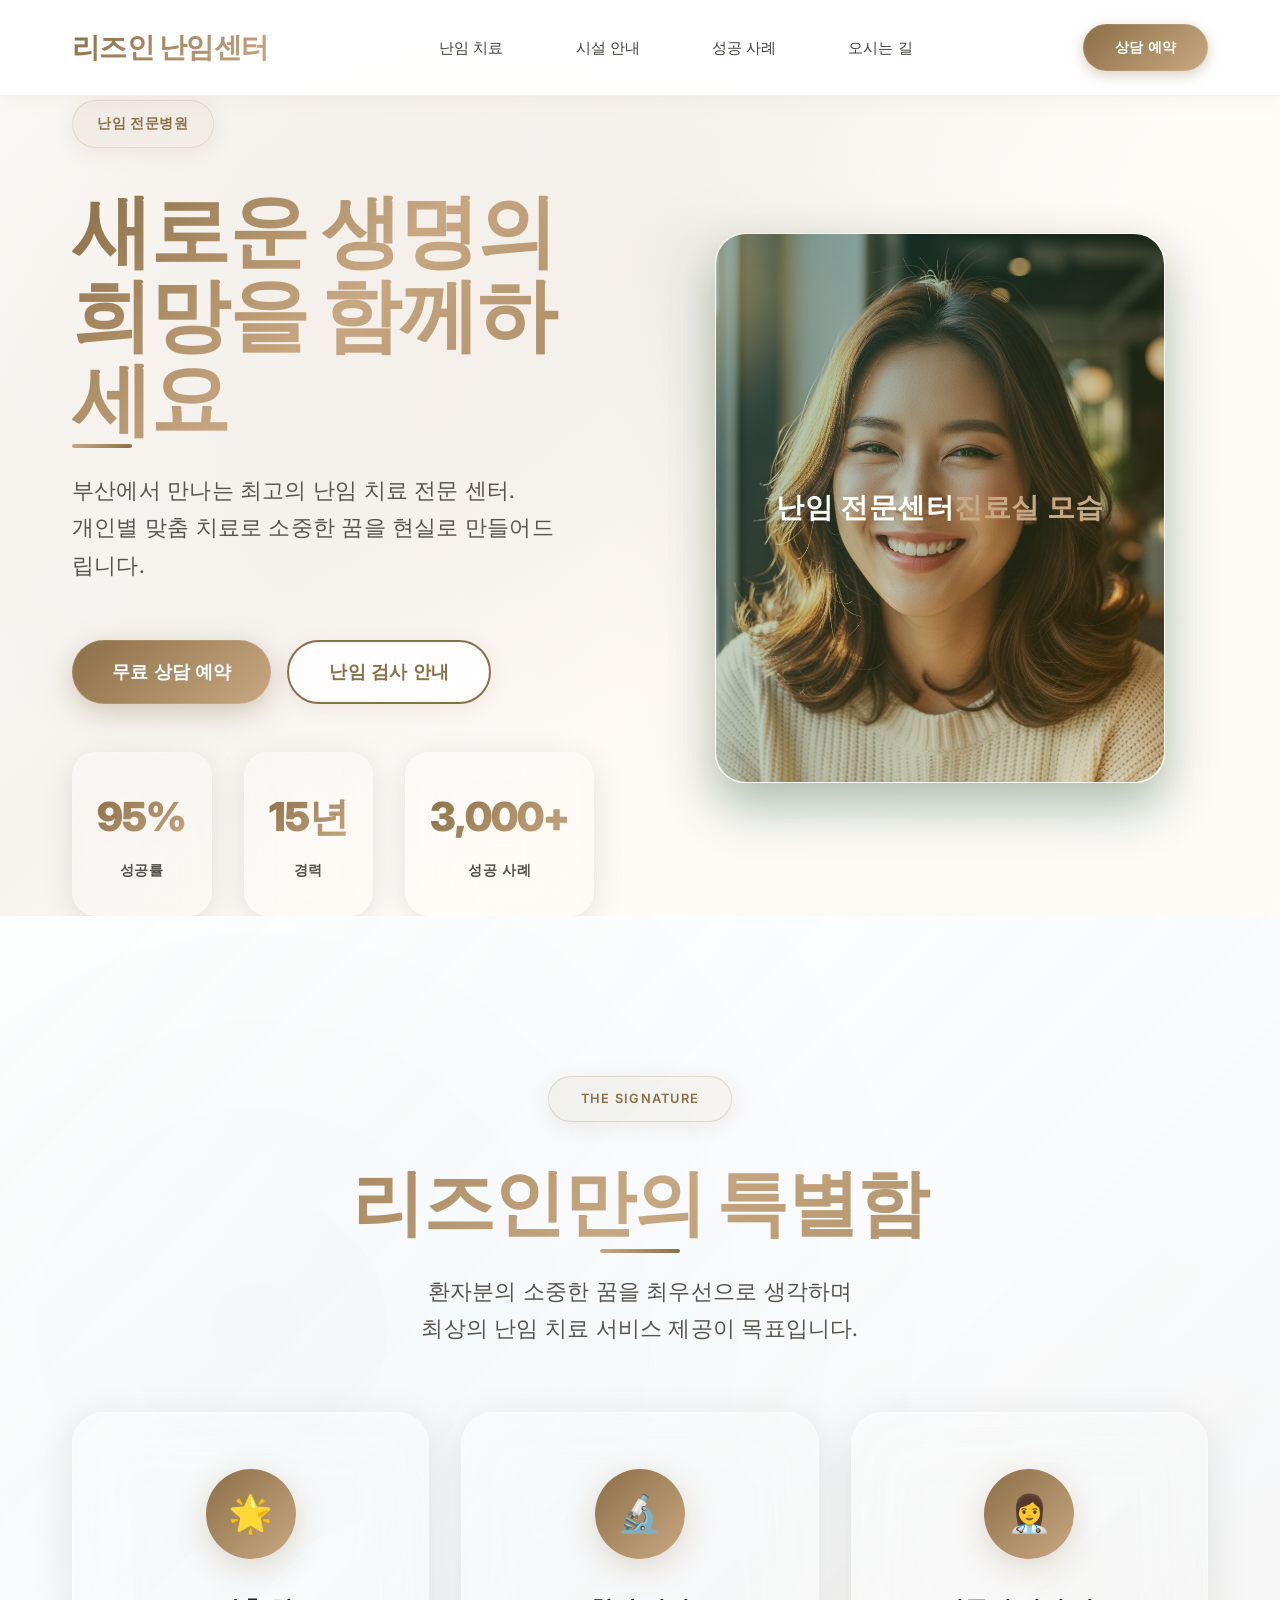
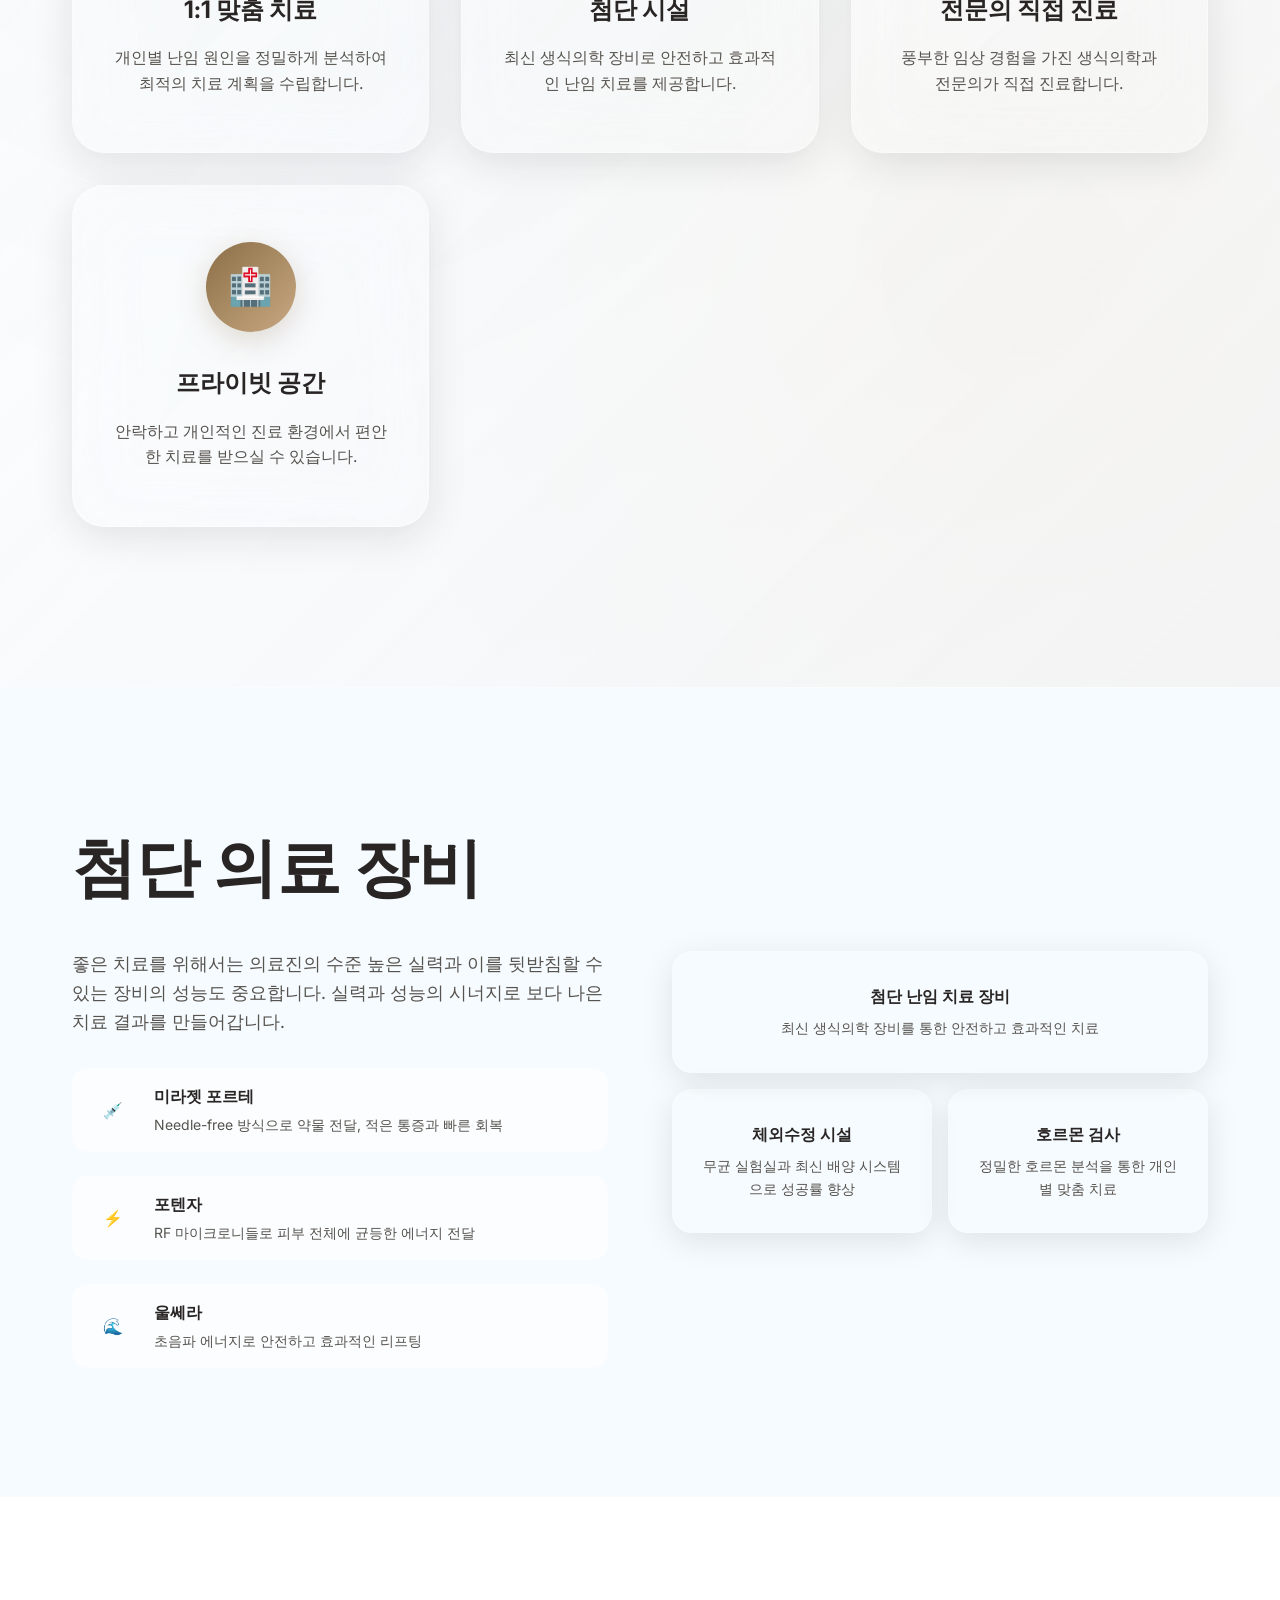
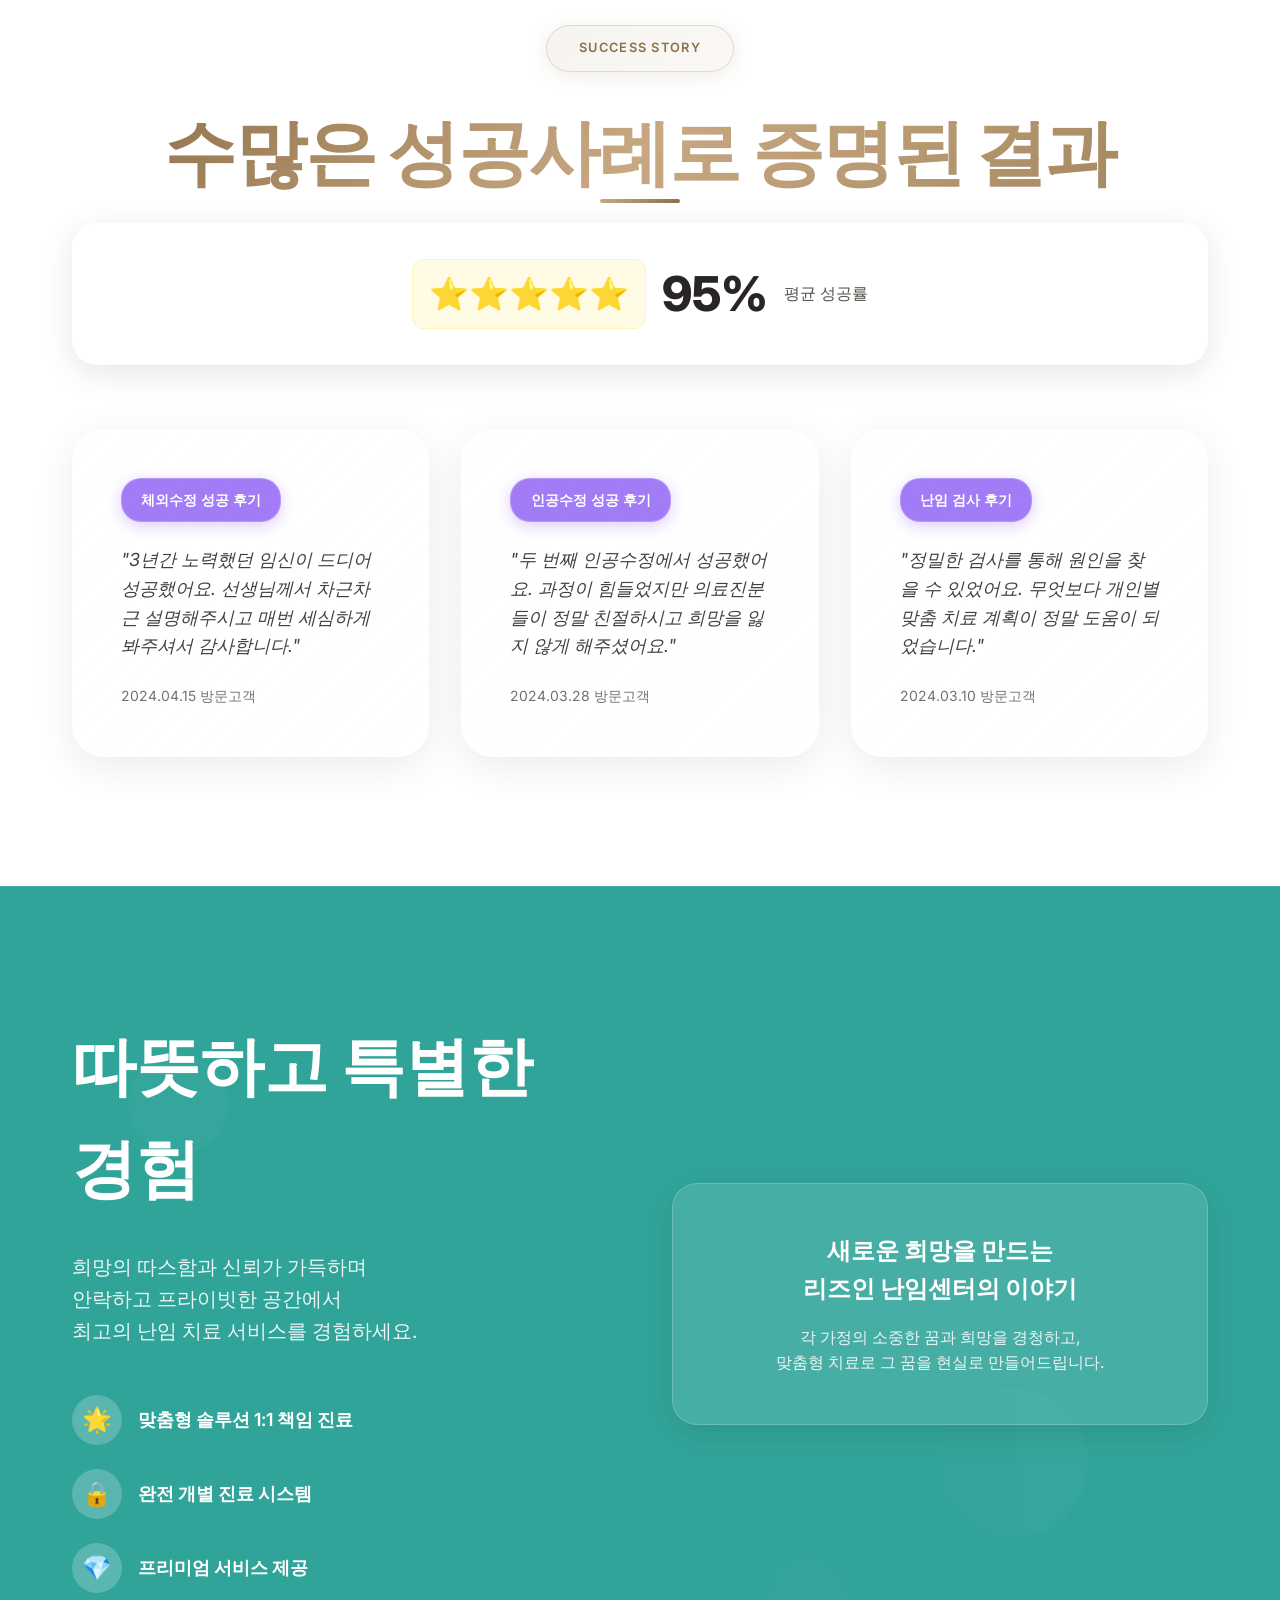
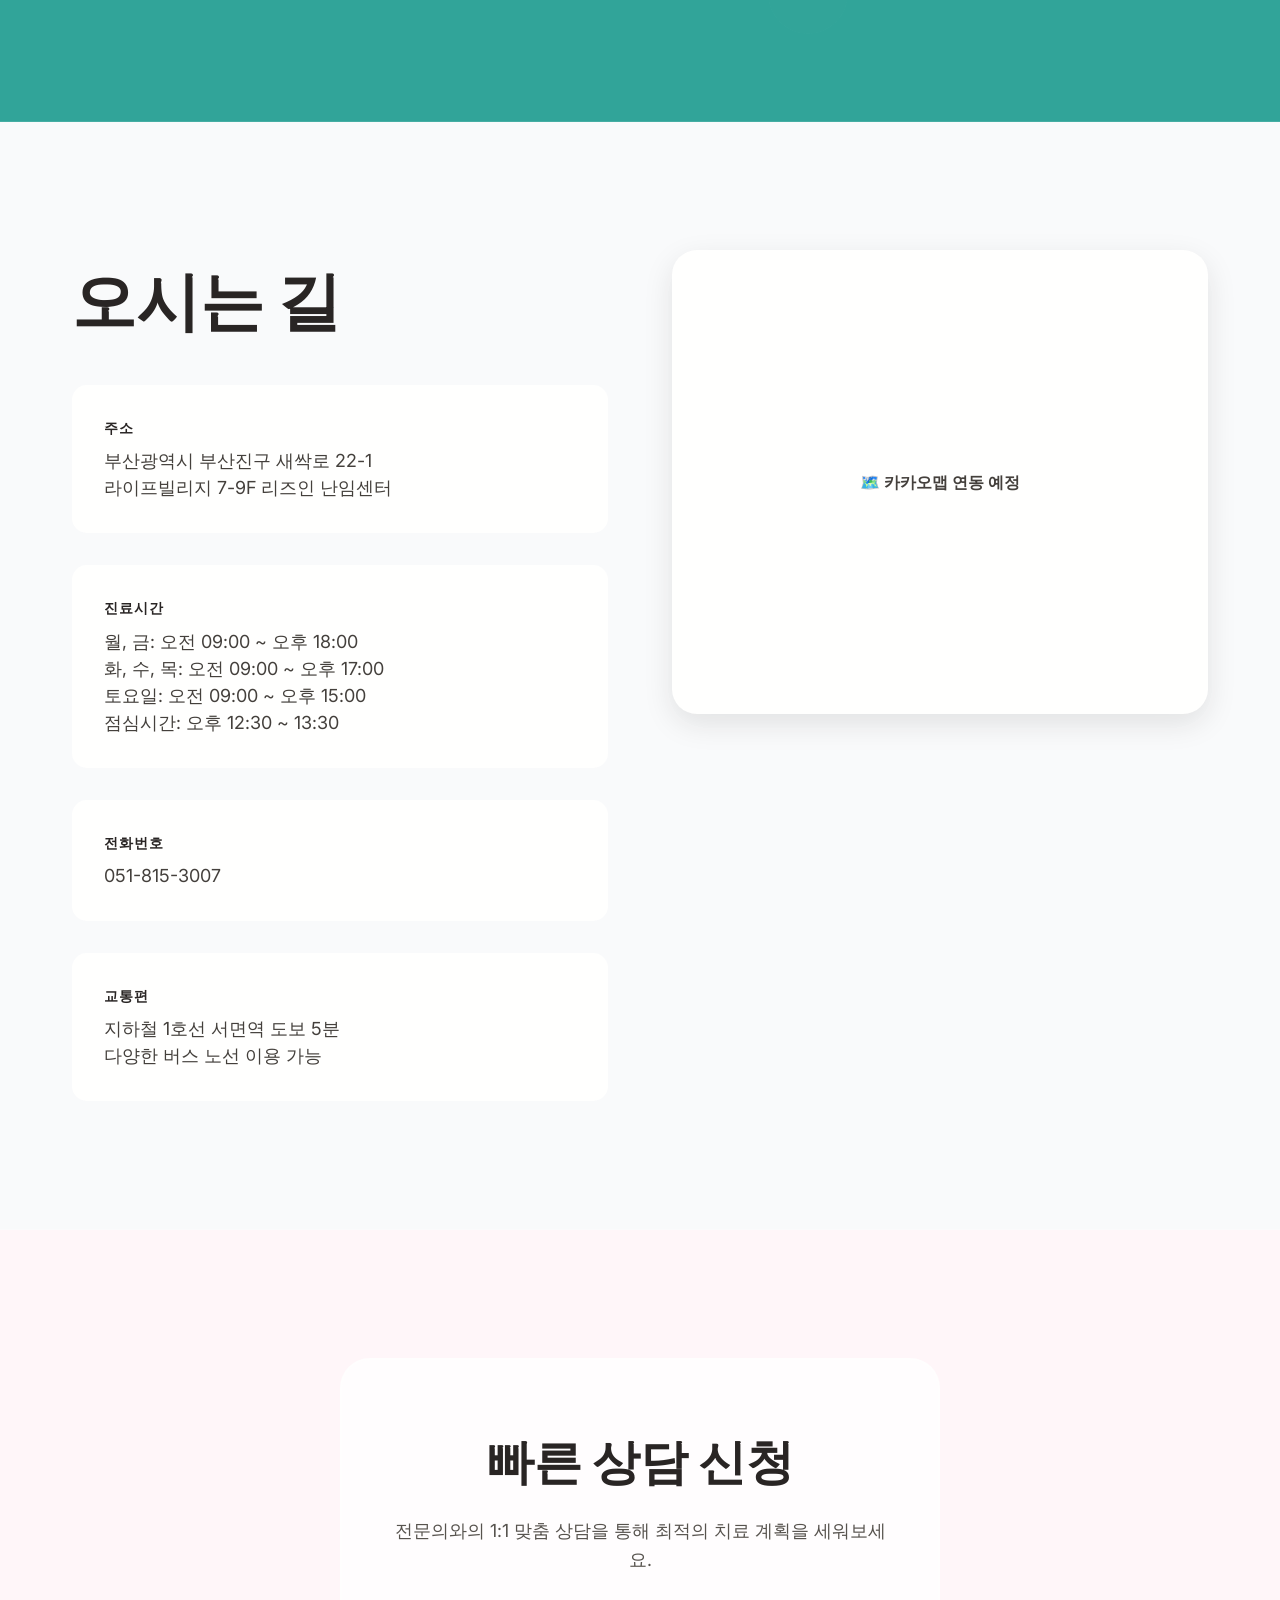
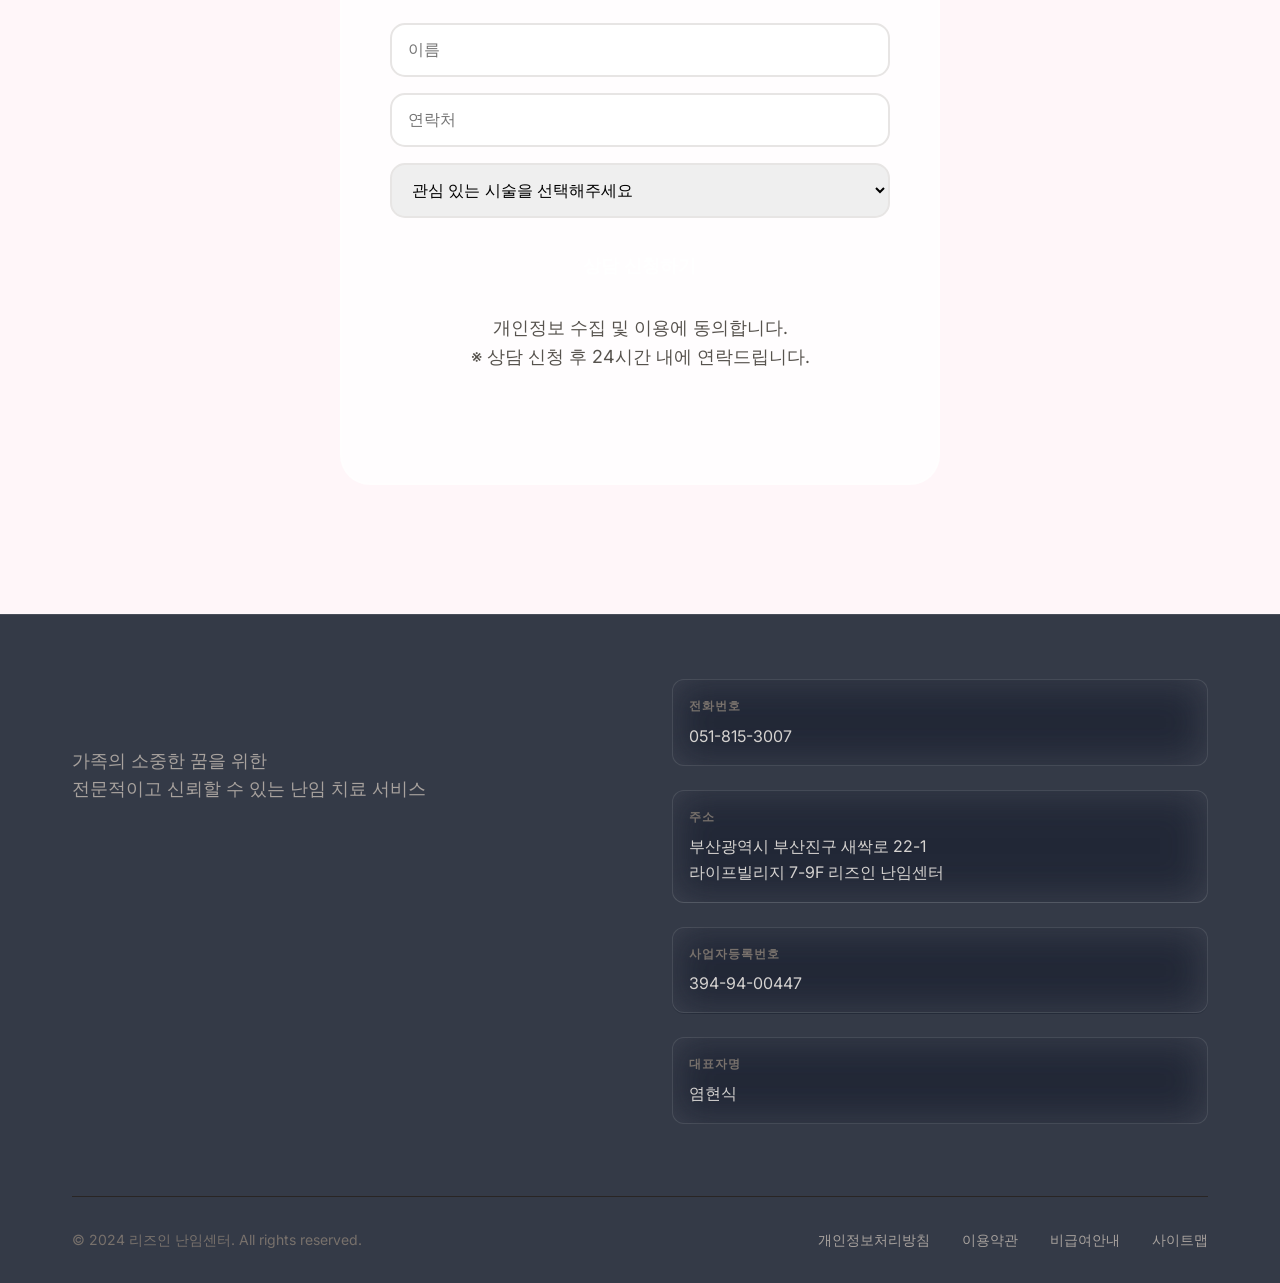
<file: html/hompage/lizin5.html>
<!DOCTYPE html>
<html lang="ko">
<head>
    <meta charset="UTF-8">
    <meta name="viewport" content="width=device-width, initial-scale=1.0">
    <title>리즈인 여성의원 - 난임 전문병원</title>
    <link href="https://fonts.googleapis.com/css2?family=Inter:wght@300;400;500;600;700;800;900&display=swap" rel="stylesheet">
    <style>
        * {
            margin: 0;
            padding: 0;
            box-sizing: border-box;
        }

        :root {
            /* Luxury Brown/Beige Palette - Premium Medical Spa */
            --primary-brown: #8B6F47;
            --primary-taupe: #A0845C;
            --primary-sage: #9B8F7A;
            --primary-cream: #F5F1EB;
            --primary-pearl: #FEFCF7;
            
            /* Luxury Accent Colors */
            --accent-gold: #C8A882;
            --accent-bronze: #B8956A;
            --accent-warm: #D4B896;
            --accent-cream: #F9F5F0;
            --accent-beige: #E8DDD4;
            
            /* Premium Neutrals */
            --gray-50: #FAFAF9;
            --gray-100: #F5F5F4;
            --gray-200: #E7E5E4;
            --gray-300: #D6D3D1;
            --gray-400: #A8A29E;
            --gray-500: #78716C;
            --gray-600: #57534E;
            --gray-700: #44403C;
            --gray-800: #292524;
            --gray-900: #1C1917;
            
            /* Luxury pastels */
            --soft-brown: #F7F3EF;
            --soft-beige: #F2EDE7;
            --soft-cream: #FFFBF7;
            --soft-taupe: #F0EBE5;
            --soft-pearl: #FCFAF8;
            
            /* Premium whites */
            --medical-white: #FFFFFE;
            --warm-white: #FFFCF9;
            --pearl-white: #FEFCFA;
        }

        body {
            font-family: 'Inter', sans-serif;
            line-height: 1.6;
            color: var(--gray-800);
            background-color: var(--medical-white);
            overflow-x: hidden;
            scroll-behavior: smooth;
        }

        /* Smooth Animations */
        * {
            transition: all 0.2s ease;
        }

        /* Fade-in Animation */
        .fade-in {
            opacity: 0;
            transform: translateY(30px);
            animation: fadeInUp 0.8s ease forwards;
        }

        .fade-in:nth-child(1) { animation-delay: 0.1s; }
        .fade-in:nth-child(2) { animation-delay: 0.2s; }
        .fade-in:nth-child(3) { animation-delay: 0.3s; }
        .fade-in:nth-child(4) { animation-delay: 0.4s; }

        @keyframes fadeInUp {
            to {
                opacity: 1;
                transform: translateY(0);
            }
        }

        /* Floating Animation */
        .floating {
            animation: floating 6s ease-in-out infinite;
        }

        @keyframes floating {
            0%, 100% { transform: translateY(0px) rotate(0deg); }
            50% { transform: translateY(-20px) rotate(2deg); }
        }

        /* Gradient Animation */
        .gradient-animation {
            background-size: 200% 200%;
            animation: gradientShift 8s ease infinite;
        }

        @keyframes gradientShift {
            0% { background-position: 0% 50%; }
            50% { background-position: 100% 50%; }
            100% { background-position: 0% 50%; }
        }

        .container {
            max-width: 1200px;
            margin: 0 auto;
            padding: 0 2rem;
        }

        /* Typography */
        .text-massive {
            font-size: clamp(4rem, 10vw, 8rem);
            font-weight: 900;
            letter-spacing: -0.02em;
        }

        .text-huge {
            font-size: clamp(3rem, 8vw, 6rem);
            font-weight: 800;
            letter-spacing: -0.02em;
        }

        .text-big {
            font-size: clamp(2rem, 5vw, 4rem);
            font-weight: 700;
            letter-spacing: -0.01em;
        }

        .text-medium {
            font-size: clamp(1.5rem, 3vw, 2.5rem);
            font-weight: 600;
        }

        .text-small {
            font-size: clamp(1rem, 2vw, 1.5rem);
            font-weight: 500;
        }

        /* Navigation */
        .navigation {
            position: fixed;
            top: 0;
            left: 0;
            right: 0;
            background: rgba(254, 252, 247, 0.95);
            backdrop-filter: blur(20px);
            -webkit-backdrop-filter: blur(20px);
            border-bottom: 1px solid rgba(200, 168, 130, 0.15);
            box-shadow: 0 1px 20px rgba(139, 111, 71, 0.08);
            z-index: 1000;
            padding: 1.5rem 0;
            transition: all 0.3s ease;
        }

        .navigation:hover {
            background: rgba(255, 255, 255, 0.98);
            box-shadow: 0 2px 30px rgba(139, 111, 71, 0.12);
        }

        .nav-container {
            display: flex;
            justify-content: space-between;
            align-items: center;
        }

        .logo {
            font-size: 1.75rem;
            font-weight: 900;
            background: linear-gradient(135deg, var(--primary-brown), var(--accent-gold));
            -webkit-background-clip: text;
            -webkit-text-fill-color: transparent;
            background-clip: text;
            letter-spacing: -0.02em;
            font-family: 'Inter', sans-serif;
        }

        .nav-menu {
            display: flex;
            gap: 2rem;
            list-style: none;
        }

        .nav-link {
            color: var(--gray-700);
            text-decoration: none;
            font-weight: 500;
            font-size: 0.95rem;
            letter-spacing: 0.005em;
            position: relative;
            padding: 0.75rem 1.25rem;
            border-radius: 12px;
            transition: all 0.3s cubic-bezier(0.4, 0, 0.2, 1);
        }

        .nav-link:hover {
            color: var(--primary-brown);
            background: rgba(139, 111, 71, 0.06);
            transform: translateY(-1px);
        }

        .nav-link::after {
            content: '';
            position: absolute;
            bottom: 0.25rem;
            left: 50%;
            width: 0;
            height: 2px;
            background: linear-gradient(135deg, var(--primary-brown), var(--accent-gold));
            transition: all 0.3s ease;
            transform: translateX(-50%);
            border-radius: 1px;
        }

        .nav-link:hover::after {
            width: 70%;
        }

        .nav-cta {
            background: linear-gradient(135deg, var(--primary-brown), var(--accent-gold));
            color: white;
            padding: 0.875rem 2rem;
            border-radius: 30px;
            font-weight: 600;
            font-size: 0.9rem;
            letter-spacing: 0.01em;
            cursor: pointer;
            border: none;
            position: relative;
            overflow: hidden;
            transition: all 0.4s cubic-bezier(0.4, 0, 0.2, 1);
            box-shadow: 0 4px 14px rgba(139, 111, 71, 0.35), 
                        0 0 0 1px rgba(255, 255, 255, 0.1) inset;
        }

        .nav-cta::before {
            content: '';
            position: absolute;
            top: 0;
            left: -100%;
            width: 100%;
            height: 100%;
            background: linear-gradient(135deg, var(--accent-bronze), var(--primary-taupe));
            transition: all 0.4s cubic-bezier(0.4, 0, 0.2, 1);
            z-index: -1;
        }

        .nav-cta:hover {
            transform: translateY(-3px);
            box-shadow: 0 8px 25px rgba(139, 111, 71, 0.45),
                        0 0 0 1px rgba(255, 255, 255, 0.2) inset;
        }

        .nav-cta:hover::before {
            left: 0;
        }

        /* Hero Section */
        .hero {
            min-height: 100vh;
            display: flex;
            align-items: center;
            position: relative;
            background: linear-gradient(135deg, 
                var(--pearl-white) 0%, 
                rgba(247, 243, 239, 0.8) 20%,
                rgba(242, 237, 231, 0.6) 40%,
                rgba(255, 251, 247, 0.9) 60%,
                rgba(254, 252, 247, 0.95) 80%,
                var(--warm-white) 100%);
            padding-top: 100px;
            overflow: hidden;
        }

        .hero::before {
            content: '';
            position: absolute;
            top: 0;
            left: 0;
            right: 0;
            bottom: 0;
            background: 
                radial-gradient(circle at 25% 25%, rgba(139, 111, 71, 0.04) 0%, transparent 50%),
                radial-gradient(circle at 75% 75%, rgba(200, 168, 130, 0.04) 0%, transparent 50%),
                radial-gradient(circle at 50% 50%, rgba(160, 132, 92, 0.02) 0%, transparent 60%);
            pointer-events: none;
        }

        .hero-content {
            display: grid;
            grid-template-columns: 1fr 1fr;
            gap: 4rem;
            align-items: center;
        }

        .hero-text {
            max-width: 600px;
        }

        .hero-badge {
            display: inline-block;
            background: linear-gradient(135deg, rgba(139, 111, 71, 0.08), rgba(200, 168, 130, 0.08));
            backdrop-filter: blur(20px);
            -webkit-backdrop-filter: blur(20px);
            border: 1px solid rgba(139, 111, 71, 0.15);
            color: var(--primary-brown);
            padding: 0.75rem 1.5rem;
            border-radius: 50px;
            font-size: 0.85rem;
            font-weight: 600;
            letter-spacing: 0.05em;
            text-transform: uppercase;
            margin-bottom: 2.5rem;
            box-shadow: 0 4px 20px rgba(139, 111, 71, 0.12),
                        0 0 0 1px rgba(255, 255, 255, 0.1) inset;
            transition: all 0.3s ease;
        }

        .hero-badge:hover {
            transform: translateY(-2px);
            box-shadow: 0 8px 30px rgba(139, 111, 71, 0.18);
            background: linear-gradient(135deg, rgba(139, 111, 71, 0.12), rgba(200, 168, 130, 0.12));
        }

        .hero-title {
            font-size: clamp(2.75rem, 6.5vw, 5rem);
            font-weight: 900;
            line-height: 1.05;
            margin-bottom: 2rem;
            background: linear-gradient(135deg, var(--primary-brown) 0%, var(--accent-gold) 50%, var(--primary-taupe) 100%);
            -webkit-background-clip: text;
            -webkit-text-fill-color: transparent;
            background-clip: text;
            letter-spacing: -0.02em;
            position: relative;
        }

        .hero-title::after {
            content: '';
            position: absolute;
            bottom: -8px;
            left: 0;
            width: 60px;
            height: 4px;
            background: linear-gradient(135deg, var(--accent-gold), var(--primary-brown));
            border-radius: 2px;
        }

        .hero-subtitle {
            font-size: 1.375rem;
            color: var(--gray-600);
            margin-bottom: 3.5rem;
            line-height: 1.7;
            font-weight: 400;
            letter-spacing: 0.01em;
            max-width: 500px;
        }

        .hero-cta {
            display: flex;
            gap: 1rem;
            margin-bottom: 3rem;
        }

        .btn-primary {
            background: linear-gradient(135deg, var(--primary-brown), var(--accent-gold));
            color: white;
            padding: 1.125rem 2.5rem;
            border: none;
            border-radius: 50px;
            font-size: 1.125rem;
            font-weight: 600;
            letter-spacing: 0.01em;
            cursor: pointer;
            position: relative;
            overflow: hidden;
            transition: all 0.4s cubic-bezier(0.4, 0, 0.2, 1);
            box-shadow: 0 8px 30px rgba(139, 111, 71, 0.35),
                        0 0 0 1px rgba(255, 255, 255, 0.1) inset;
        }

        .btn-primary::before {
            content: '';
            position: absolute;
            top: 0;
            left: -100%;
            width: 100%;
            height: 100%;
            background: linear-gradient(135deg, var(--accent-bronze), var(--primary-taupe));
            transition: all 0.4s cubic-bezier(0.4, 0, 0.2, 1);
            z-index: -1;
        }

        .btn-primary:hover {
            transform: translateY(-4px);
            box-shadow: 0 12px 40px rgba(139, 111, 71, 0.45);
        }

        .btn-primary:hover::before {
            left: 0;
        }

        .btn-secondary {
            background: rgba(255, 255, 255, 0.9);
            backdrop-filter: blur(20px);
            -webkit-backdrop-filter: blur(20px);
            border: 2px solid var(--primary-brown);
            color: var(--primary-brown);
            padding: 1.125rem 2.5rem;
            border-radius: 50px;
            font-size: 1.125rem;
            font-weight: 600;
            letter-spacing: 0.01em;
            cursor: pointer;
            position: relative;
            overflow: hidden;
            transition: all 0.4s cubic-bezier(0.4, 0, 0.2, 1);
            box-shadow: 0 4px 20px rgba(139, 111, 71, 0.1);
        }

        .btn-secondary::before {
            content: '';
            position: absolute;
            top: 0;
            left: -100%;
            width: 100%;
            height: 100%;
            background: linear-gradient(135deg, var(--primary-brown), var(--primary-taupe));
            transition: all 0.4s cubic-bezier(0.4, 0, 0.2, 1);
            z-index: -1;
        }

        .btn-secondary:hover {
            color: white;
            transform: translateY(-4px);
            box-shadow: 0 8px 30px rgba(139, 111, 71, 0.25);
        }

        .btn-secondary:hover::before {
            left: 0;
        }

        .hero-stats {
            display: flex;
            gap: 2rem;
        }

        .stat-item {
            text-align: center;
            backdrop-filter: blur(30px);
            background: linear-gradient(135deg, rgba(255, 255, 255, 0.15), rgba(255, 255, 255, 0.05));
            border: 1px solid rgba(255, 255, 255, 0.2);
            border-radius: 24px;
            padding: 2rem 1.5rem;
            position: relative;
            overflow: hidden;
            transition: all 0.4s cubic-bezier(0.4, 0, 0.2, 1);
            box-shadow: 0 8px 32px rgba(0, 0, 0, 0.1);
        }

        .stat-item::before {
            content: '';
            position: absolute;
            top: 0;
            left: -100%;
            width: 100%;
            height: 100%;
            background: linear-gradient(135deg, rgba(17, 94, 89, 0.1), rgba(202, 138, 4, 0.1));
            transition: all 0.6s ease;
            z-index: -1;
        }

        .stat-item:hover {
            background: rgba(255, 255, 255, 0.2);
            transform: translateY(-8px) scale(1.02);
            box-shadow: 0 20px 60px rgba(0, 0, 0, 0.15);
            border-color: rgba(202, 138, 4, 0.3);
        }

        .stat-item:hover::before {
            left: 0;
        }

        .stat-number {
            font-size: 2.5rem;
            font-weight: 900;
            background: linear-gradient(135deg, var(--primary-brown), var(--accent-gold));
            -webkit-background-clip: text;
            -webkit-text-fill-color: transparent;
            background-clip: text;
            display: block;
            margin-bottom: 0.5rem;
            letter-spacing: -0.02em;
        }

        .stat-label {
            font-size: 0.9rem;
            color: var(--gray-600);
            font-weight: 600;
            letter-spacing: 0.05em;
            text-transform: uppercase;
        }

        .hero-visual {
            display: flex;
            justify-content: center;
            align-items: center;
            position: relative;
        }

        .hero-visual::before {
            content: '';
            position: absolute;
            top: -20px;
            left: -20px;
            right: -20px;
            bottom: -20px;
            background: linear-gradient(135deg, rgba(17, 94, 89, 0.1), rgba(202, 138, 4, 0.1));
            border-radius: 50px;
            filter: blur(20px);
            z-index: -1;
        }

        .hero-image {
            position: relative;
            width: 450px;
            height: 550px;
            border-radius: 30px;
            overflow: hidden;
            backdrop-filter: blur(30px);
            background: rgba(255, 255, 255, 0.1);
            border: 1px solid rgba(255, 255, 255, 0.3);
            box-shadow: 0 25px 50px rgba(17, 94, 89, 0.3), 
                        0 12px 40px rgba(202, 138, 4, 0.15),
                        0 0 0 1px rgba(255, 255, 255, 0.1) inset;
            display: flex;
            align-items: center;
            justify-content: center;
            transition: all 0.4s cubic-bezier(0.4, 0, 0.2, 1);
        }

        .hero-image:hover {
            transform: translateY(-10px) rotateY(5deg);
            box-shadow: 0 35px 70px rgba(17, 94, 89, 0.4), 
                        0 15px 50px rgba(202, 138, 4, 0.2);
        }

        /* Signature Section */
        .signature-section {
            padding: 10rem 0;
            position: relative;
            background: linear-gradient(135deg, 
                rgba(255, 255, 255, 0.95) 0%,
                rgba(248, 250, 252, 0.9) 50%,
                rgba(243, 244, 246, 0.95) 100%);
            backdrop-filter: blur(30px);
            overflow: hidden;
        }

        .signature-section::before {
            content: '';
            position: absolute;
            top: 0;
            left: 0;
            right: 0;
            bottom: 0;
            background: 
                radial-gradient(circle at 20% 30%, rgba(17, 94, 89, 0.03) 0%, transparent 50%),
                radial-gradient(circle at 80% 70%, rgba(202, 138, 4, 0.03) 0%, transparent 50%);
            pointer-events: none;
        }

        .signature-header {
            text-align: center;
            margin-bottom: 4rem;
        }

        .section-badge {
            display: inline-block;
            background: linear-gradient(135deg, rgba(139, 111, 71, 0.08), rgba(200, 168, 130, 0.08));
            backdrop-filter: blur(20px);
            -webkit-backdrop-filter: blur(20px);
            border: 1px solid rgba(139, 111, 71, 0.2);
            color: var(--primary-brown);
            padding: 0.75rem 2rem;
            border-radius: 50px;
            font-size: 0.8rem;
            font-weight: 600;
            letter-spacing: 0.1em;
            text-transform: uppercase;
            margin-bottom: 2rem;
            position: relative;
            overflow: hidden;
            transition: all 0.3s ease;
            box-shadow: 0 4px 20px rgba(139, 111, 71, 0.12);
        }

        .section-badge::before {
            content: '';
            position: absolute;
            top: 0;
            left: -100%;
            width: 100%;
            height: 100%;
            background: linear-gradient(135deg, rgba(139, 111, 71, 0.15), rgba(200, 168, 130, 0.15));
            transition: all 0.5s ease;
            z-index: -1;
        }

        .section-badge:hover {
            transform: translateY(-2px);
            box-shadow: 0 8px 30px rgba(139, 111, 71, 0.18);
        }

        .section-badge:hover::before {
            left: 0;
        }

        .section-title {
            font-size: clamp(2.75rem, 6.5vw, 4.5rem);
            font-weight: 900;
            margin-bottom: 2rem;
            background: linear-gradient(135deg, var(--primary-brown), var(--accent-gold), var(--primary-taupe));
            -webkit-background-clip: text;
            -webkit-text-fill-color: transparent;
            background-clip: text;
            letter-spacing: -0.02em;
            line-height: 1.1;
            position: relative;
        }

        .section-title::after {
            content: '';
            position: absolute;
            bottom: -12px;
            left: 50%;
            transform: translateX(-50%);
            width: 80px;
            height: 4px;
            background: linear-gradient(135deg, var(--accent-gold), var(--primary-brown));
            border-radius: 2px;
        }

        .section-subtitle {
            font-size: 1.375rem;
            color: var(--gray-600);
            max-width: 650px;
            margin: 0 auto;
            line-height: 1.7;
            font-weight: 400;
            letter-spacing: 0.01em;
        }

        .signature-grid {
            display: grid;
            grid-template-columns: repeat(auto-fit, minmax(300px, 1fr));
            gap: 2rem;
            margin-top: 4rem;
        }

        .signature-card {
            background: linear-gradient(135deg, rgba(255, 255, 255, 0.2), rgba(255, 255, 255, 0.08));
            backdrop-filter: blur(30px);
            -webkit-backdrop-filter: blur(30px);
            border: 1px solid rgba(255, 255, 255, 0.3);
            border-radius: 32px;
            padding: 3.5rem 2.5rem;
            text-align: center;
            transition: all 0.4s cubic-bezier(0.4, 0, 0.2, 1);
            position: relative;
            overflow: hidden;
            box-shadow: 0 10px 40px rgba(0, 0, 0, 0.1), 
                        0 0 0 1px rgba(255, 255, 255, 0.1) inset;
        }

        .signature-card::before {
            content: '';
            position: absolute;
            top: 0;
            left: 0;
            right: 0;
            height: 5px;
            background: linear-gradient(135deg, var(--accent-gold), var(--primary-teal));
            transform: scaleX(0);
            transition: transform 0.4s ease;
        }

        .signature-card::after {
            content: '';
            position: absolute;
            top: 0;
            left: -100%;
            width: 100%;
            height: 100%;
            background: linear-gradient(135deg, rgba(17, 94, 89, 0.05), rgba(202, 138, 4, 0.05));
            transition: all 0.6s ease;
            z-index: -1;
        }

        .signature-card:hover::before {
            transform: scaleX(1);
        }

        .signature-card:hover::after {
            left: 0;
        }

        .signature-card:hover {
            transform: translateY(-12px) scale(1.02);
            background: rgba(255, 255, 255, 0.25);
            box-shadow: 0 25px 60px rgba(17, 94, 89, 0.3),
                        0 10px 40px rgba(202, 138, 4, 0.15);
            border-color: rgba(202, 138, 4, 0.4);
        }

        .card-icon {
            width: 90px;
            height: 90px;
            margin: 0 auto 2rem;
            background: linear-gradient(135deg, var(--primary-brown), var(--accent-gold));
            border-radius: 50%;
            display: flex;
            align-items: center;
            justify-content: center;
            font-size: 2.25rem;
            color: white;
            position: relative;
            transition: all 0.4s ease;
            box-shadow: 0 8px 30px rgba(139, 111, 71, 0.25);
        }

        .card-icon::before {
            content: '';
            position: absolute;
            top: -3px;
            left: -3px;
            right: -3px;
            bottom: -3px;
            background: linear-gradient(135deg, var(--accent-gold), var(--primary-brown));
            border-radius: 50%;
            z-index: -1;
            opacity: 0;
            transition: all 0.4s ease;
        }

        .signature-card:hover .card-icon {
            transform: scale(1.1) rotateY(10deg);
        }

        .signature-card:hover .card-icon::before {
            opacity: 1;
        }

        .signature-card h3 {
            font-size: 1.5rem;
            font-weight: 700;
            margin-bottom: 1rem;
            color: var(--gray-800);
        }

        .signature-card p {
            color: var(--gray-600);
            line-height: 1.6;
        }

        /* Equipment Section */
        .equipment-section {
            padding: 8rem 0;
            backdrop-filter: blur(30px);
            background: rgba(243, 250, 255, 0.8);
            border-top: 1px solid rgba(255, 255, 255, 0.3);
            border-bottom: 1px solid rgba(255, 255, 255, 0.3);
        }

        .equipment-content {
            display: grid;
            grid-template-columns: 1fr 1fr;
            gap: 4rem;
            align-items: center;
        }

        .equipment-text h2 {
            font-size: clamp(2.5rem, 6vw, 4rem);
            font-weight: 800;
            margin-bottom: 2rem;
            color: var(--gray-800);
        }

        .equipment-text p {
            font-size: 1.125rem;
            color: var(--gray-600);
            margin-bottom: 2rem;
            line-height: 1.6;
        }

        .equipment-features {
            display: flex;
            flex-direction: column;
            gap: 1.5rem;
        }

        .feature-item {
            display: flex;
            align-items: center;
            gap: 1rem;
            background: rgba(255, 255, 255, 0.6);
            padding: 1rem;
            border-radius: 15px;
            backdrop-filter: blur(10px);
        }

        .feature-icon {
            width: 50px;
            height: 50px;
            background: linear-gradient(135deg, var(--primary-teal), var(--primary-sage));
            border-radius: 50%;
            display: flex;
            align-items: center;
            justify-content: center;
            color: white;
            font-weight: 600;
        }

        .feature-text {
            flex: 1;
        }

        .feature-title {
            font-weight: 700;
            color: var(--gray-800);
            margin-bottom: 0.25rem;
        }

        .feature-desc {
            font-size: 0.875rem;
            color: var(--gray-600);
        }

        .equipment-visual {
            display: grid;
            grid-template-columns: 1fr 1fr;
            gap: 1rem;
        }

        .equipment-card {
            background: rgba(255, 255, 255, 0.1);
            backdrop-filter: blur(25px);
            -webkit-backdrop-filter: blur(25px);
            border: 1px solid rgba(255, 255, 255, 0.2);
            border-radius: 20px;
            padding: 2rem 1.5rem;
            text-align: center;
            transition: all 0.3s ease;
            box-shadow: 0 8px 32px rgba(0, 0, 0, 0.1);
        }

        .equipment-card:hover {
            transform: translateY(-5px);
            background: rgba(255, 255, 255, 0.15);
            box-shadow: 0 12px 40px rgba(13, 148, 136, 0.15);
            border-color: rgba(13, 148, 136, 0.3);
        }

        .equipment-card.large {
            grid-column: span 2;
        }

        .equipment-card h4 {
            font-weight: 700;
            margin-bottom: 0.5rem;
            color: var(--gray-800);
        }

        .equipment-card p {
            font-size: 0.875rem;
            color: var(--gray-600);
        }

        /* Review Section */
        .review-section {
            padding: 8rem 0;
            backdrop-filter: blur(30px);
            background: rgba(255, 255, 255, 0.85);
            border-bottom: 1px solid rgba(255, 255, 255, 0.2);
        }

        .review-header {
            text-align: center;
            margin-bottom: 4rem;
        }

        .rating-display {
            display: flex;
            align-items: center;
            justify-content: center;
            gap: 1rem;
            margin: 2rem 0;
            background: rgba(255, 255, 255, 0.1);
            backdrop-filter: blur(20px);
            -webkit-backdrop-filter: blur(20px);
            border: 1px solid rgba(255, 255, 255, 0.2);
            border-radius: 25px;
            padding: 2rem;
            box-shadow: 0 8px 32px rgba(0, 0, 0, 0.1);
        }

        .rating-stars {
            color: var(--accent-gold);
            font-size: 2rem;
            backdrop-filter: blur(15px);
            background: rgba(255, 215, 0, 0.1);
            border-radius: 12px;
            padding: 0.5rem 1rem;
            border: 1px solid rgba(255, 215, 0, 0.2);
            display: inline-block;
        }

        .rating-number {
            font-size: 3rem;
            font-weight: 800;
            color: var(--primary-teal);
        }

        .rating-text {
            color: var(--gray-600);
            font-weight: 500;
        }

        .review-grid {
            display: grid;
            grid-template-columns: repeat(auto-fit, minmax(350px, 1fr));
            gap: 2rem;
            margin-top: 4rem;
        }

        .review-card {
            background: linear-gradient(135deg, rgba(255, 255, 255, 0.15), rgba(255, 255, 255, 0.05));
            backdrop-filter: blur(30px);
            -webkit-backdrop-filter: blur(30px);
            border: 1px solid rgba(255, 255, 255, 0.2);
            border-radius: 32px;
            padding: 3rem;
            position: relative;
            transition: all 0.4s cubic-bezier(0.4, 0, 0.2, 1);
            box-shadow: 0 10px 40px rgba(0, 0, 0, 0.08),
                        0 0 0 1px rgba(255, 255, 255, 0.1) inset;
            overflow: hidden;
        }

        .review-card::before {
            content: '';
            position: absolute;
            top: 0;
            left: -100%;
            width: 100%;
            height: 100%;
            background: linear-gradient(135deg, rgba(124, 58, 237, 0.03), rgba(17, 94, 89, 0.03));
            transition: all 0.6s ease;
            z-index: -1;
        }

        .review-card:hover {
            transform: translateY(-15px) scale(1.02);
            background: rgba(255, 255, 255, 0.2);
            box-shadow: 0 25px 60px rgba(124, 58, 237, 0.15),
                        0 10px 40px rgba(17, 94, 89, 0.1);
            border-color: rgba(124, 58, 237, 0.3);
        }

        .review-card:hover::before {
            left: 0;
        }

        .review-category {
            background: rgba(139, 92, 246, 0.8);
            backdrop-filter: blur(15px);
            -webkit-backdrop-filter: blur(15px);
            border: 1px solid rgba(255, 255, 255, 0.2);
            color: white;
            padding: 0.6rem 1.2rem;
            border-radius: 20px;
            font-size: 0.875rem;
            font-weight: 600;
            display: inline-block;
            margin-bottom: 1.5rem;
            box-shadow: 0 4px 16px rgba(139, 92, 246, 0.3);
        }

        .review-text {
            font-size: 1.125rem;
            line-height: 1.6;
            color: var(--gray-700);
            margin-bottom: 1.5rem;
            font-style: italic;
        }

        .review-meta {
            font-size: 0.875rem;
            color: var(--gray-500);
        }

        /* Experience Section */
        .experience-section {
            padding: 8rem 0;
            backdrop-filter: blur(30px);
            background: rgba(13, 148, 136, 0.85);
            color: white;
            position: relative;
            overflow: hidden;
            border-top: 1px solid rgba(255, 255, 255, 0.1);
            border-bottom: 1px solid rgba(255, 255, 255, 0.1);
        }

        .experience-background {
            position: absolute;
            top: 0;
            left: 0;
            width: 100%;
            height: 100%;
            opacity: 0.1;
        }

        .floating-shapes {
            position: absolute;
            width: 100%;
            height: 100%;
        }

        .shape {
            position: absolute;
            border-radius: 50%;
            background: rgba(255, 255, 255, 0.1);
            animation: float 20s linear infinite;
        }

        .shape-1 { width: 100px; height: 100px; top: 20%; left: 10%; animation-delay: 0s; }
        .shape-2 { width: 150px; height: 150px; top: 60%; right: 15%; animation-delay: 5s; }
        .shape-3 { width: 80px; height: 80px; top: 80%; left: 60%; animation-delay: 10s; }

        @keyframes float {
            0%, 100% { transform: translateY(0px) rotate(0deg); }
            50% { transform: translateY(-30px) rotate(180deg); }
        }

        .experience-content {
            display: grid;
            grid-template-columns: 1fr 1fr;
            gap: 4rem;
            align-items: center;
            position: relative;
            z-index: 2;
        }

        .experience-text h2 {
            font-size: clamp(2.5rem, 6vw, 4rem);
            font-weight: 800;
            margin-bottom: 2rem;
        }

        .experience-text p {
            font-size: 1.25rem;
            margin-bottom: 3rem;
            line-height: 1.6;
            opacity: 0.9;
        }

        .experience-features {
            display: flex;
            flex-direction: column;
            gap: 1.5rem;
        }

        .exp-feature {
            display: flex;
            align-items: center;
            gap: 1rem;
        }

        .exp-icon {
            width: 50px;
            height: 50px;
            background: rgba(255, 255, 255, 0.2);
            border-radius: 50%;
            display: flex;
            align-items: center;
            justify-content: center;
            font-size: 1.5rem;
        }

        .exp-text {
            font-weight: 600;
            font-size: 1.125rem;
        }

        .experience-visual {
            text-align: center;
        }

        .exp-card {
            background: rgba(255, 255, 255, 0.1);
            backdrop-filter: blur(25px);
            -webkit-backdrop-filter: blur(25px);
            border: 1px solid rgba(255, 255, 255, 0.2);
            border-radius: 25px;
            padding: 3rem;
            box-shadow: 0 8px 32px rgba(0, 0, 0, 0.1);
            transition: all 0.3s ease;
        }

        .exp-card:hover {
            background: rgba(255, 255, 255, 0.15);
            transform: translateY(-5px);
            box-shadow: 0 12px 40px rgba(13, 148, 136, 0.15);
        }

        .exp-card h3 {
            font-size: 1.5rem;
            font-weight: 700;
            margin-bottom: 1rem;
        }

        .exp-card p {
            opacity: 0.9;
        }

        /* Location Section */
        .location-section {
            padding: 8rem 0;
            backdrop-filter: blur(30px);
            background: rgba(249, 250, 251, 0.9);
            border-bottom: 1px solid rgba(255, 255, 255, 0.3);
        }

        .location-content {
            display: grid;
            grid-template-columns: 1fr 1fr;
            gap: 4rem;
            align-items: start;
        }

        .location-info h2 {
            font-size: clamp(2.5rem, 6vw, 4rem);
            font-weight: 800;
            margin-bottom: 2rem;
            color: var(--gray-800);
        }

        .info-grid {
            display: flex;
            flex-direction: column;
            gap: 2rem;
        }

        .info-item {
            background: var(--medical-white);
            border-radius: 15px;
            padding: 2rem;
            border-left: 4px solid var(--primary-teal);
        }

        .info-label {
            font-weight: 700;
            color: var(--primary-teal);
            margin-bottom: 0.5rem;
            font-size: 0.875rem;
            text-transform: uppercase;
            letter-spacing: 1px;
        }

        .info-value {
            color: var(--gray-700);
            font-size: 1.125rem;
            line-height: 1.5;
        }

        .map-container {
            background: var(--medical-white);
            border-radius: 25px;
            padding: 2rem;
            box-shadow: 0 10px 30px rgba(0, 0, 0, 0.1);
        }

        .map-placeholder {
            width: 100%;
            height: 400px;
            background: linear-gradient(135deg, var(--soft-green), var(--soft-blue));
            border-radius: 15px;
            display: flex;
            align-items: center;
            justify-content: center;
            color: var(--gray-700);
            font-weight: 600;
        }

        /* Consultation Section */
        .consultation-section {
            padding: 8rem 0;
            backdrop-filter: blur(30px);
            background: rgba(255, 244, 248, 0.8);
            border-bottom: 1px solid rgba(255, 255, 255, 0.3);
        }

        .consultation-container {
            text-align: center;
        }

        .consultation-card {
            background: rgba(255, 255, 255, 0.8);
            backdrop-filter: blur(20px);
            border-radius: 30px;
            padding: 4rem 3rem;
            max-width: 600px;
            margin: 0 auto;
            border: 2px solid rgba(255, 255, 255, 0.3);
        }

        .consultation-card h2 {
            font-size: clamp(2rem, 5vw, 3rem);
            font-weight: 800;
            margin-bottom: 1rem;
            color: var(--gray-800);
        }

        .consultation-card p {
            font-size: 1.125rem;
            color: var(--gray-600);
            margin-bottom: 3rem;
        }

        .consultation-form {
            display: flex;
            flex-direction: column;
            gap: 1rem;
        }

        .form-input {
            padding: 1rem;
            border: 2px solid var(--gray-200);
            border-radius: 15px;
            font-size: 1rem;
            transition: border-color 0.3s ease;
        }

        .form-input:focus {
            outline: none;
            border-color: var(--primary-teal);
        }

        .form-submit {
            background: linear-gradient(135deg, var(--primary-teal), var(--primary-sage));
            color: white;
            padding: 1.25rem;
            border: none;
            border-radius: 15px;
            font-size: 1.125rem;
            font-weight: 600;
            cursor: pointer;
            transition: transform 0.3s ease;
        }

        .form-submit:hover {
            transform: translateY(-3px);
        }

        .privacy-notice {
            font-size: 0.875rem;
            color: var(--gray-500);
            margin-top: 1rem;
        }

        /* Footer */
        .footer {
            background: var(--gray-900);
            color: white;
            padding: 4rem 0 2rem;
            backdrop-filter: blur(30px);
            background: rgba(17, 24, 39, 0.85);
            border-top: 1px solid rgba(255, 255, 255, 0.1);
        }

        .footer-content {
            display: grid;
            grid-template-columns: 1fr 1fr;
            gap: 4rem;
            margin-bottom: 3rem;
        }

        .footer-brand h3 {
            font-size: 2rem;
            font-weight: 800;
            background: linear-gradient(135deg, var(--primary-teal), var(--primary-sage));
            -webkit-background-clip: text;
            -webkit-text-fill-color: transparent;
            background-clip: text;
            margin-bottom: 1rem;
        }

        .footer-description {
            color: var(--gray-400);
            font-size: 1.125rem;
            line-height: 1.6;
        }

        .footer-contact .contact-item {
            margin-bottom: 1.5rem;
            backdrop-filter: blur(20px);
            background: rgba(255, 255, 255, 0.05);
            border: 1px solid rgba(255, 255, 255, 0.1);
            border-radius: 12px;
            padding: 1rem;
            transition: all 0.3s ease;
        }

        .footer-contact .contact-item:hover {
            background: rgba(255, 255, 255, 0.08);
            transform: translateY(-2px);
            box-shadow: 0 8px 32px rgba(0, 0, 0, 0.1);
        }

        .contact-label {
            display: block;
            font-size: 0.75rem;
            color: var(--gray-500);
            font-weight: 600;
            text-transform: uppercase;
            letter-spacing: 1px;
            margin-bottom: 0.5rem;
        }

        .contact-value {
            color: var(--gray-300);
            font-size: 1rem;
            line-height: 1.5;
        }

        .footer-bottom {
            border-top: 1px solid var(--gray-800);
            padding-top: 2rem;
            display: flex;
            justify-content: space-between;
            align-items: center;
        }

        .footer-links {
            display: flex;
            gap: 2rem;
        }

        .footer-link {
            color: var(--gray-400);
            text-decoration: none;
            font-size: 0.875rem;
            transition: color 0.3s ease;
        }

        .footer-link:hover {
            color: var(--primary-teal);
        }

        .footer-copyright {
            color: var(--gray-500);
            font-size: 0.875rem;
        }

        /* Animations */
        @keyframes fadeInUp {
            from {
                opacity: 0;
                transform: translateY(30px);
            }
            to {
                opacity: 1;
                transform: translateY(0);
            }
        }

        .fade-in {
            opacity: 0;
            transform: translateY(30px);
            transition: all 0.6s ease;
        }

        .fade-in.visible {
            opacity: 1;
            transform: translateY(0);
        }

        /* Responsive Design */
        @media (max-width: 1024px) {
            .container {
                padding: 0 1.5rem;
            }

            .hero-content,
            .equipment-content,
            .experience-content,
            .location-content {
                grid-template-columns: 1fr;
                gap: 3rem;
                text-align: center;
            }

            .hero-stats {
                justify-content: center;
            }

            .nav-menu {
                display: none;
            }
        }

        @media (max-width: 768px) {
            .container {
                padding: 0 1rem;
            }

            .hero {
                padding-top: 100px;
            }

            .hero-cta {
                flex-direction: column;
                align-items: center;
            }

            .signature-grid,
            .review-grid {
                grid-template-columns: 1fr;
            }

            .equipment-visual {
                grid-template-columns: 1fr;
            }

            .footer-content {
                grid-template-columns: 1fr;
                gap: 2rem;
            }

            .footer-bottom {
                flex-direction: column;
                gap: 1rem;
                text-align: center;
            }

            .hero-image {
                width: 300px;
                height: 400px;
            }

            .consultation-card {
                padding: 3rem 2rem;
            }
        }

        @media (max-width: 480px) {
            .hero-image {
                width: 250px;
                height: 350px;
            }

            .consultation-card {
                padding: 2rem 1.5rem;
            }

            .signature-card,
            .review-card {
                padding: 2rem 1.5rem;
            }
        }
    </style>
</head>
<body>
    <!-- Navigation -->
    <nav class="navigation">
        <div class="container">
            <div class="nav-container">
                <div class="logo">리즈인 난임센터</div>
                <ul class="nav-menu">
                    <li><a href="#signature" class="nav-link">난임 치료</a></li>
                    <li><a href="#equipment" class="nav-link">시설 안내</a></li>
                    <li><a href="#reviews" class="nav-link">성공 사례</a></li>
                    <li><a href="#location" class="nav-link">오시는 길</a></li>
                </ul>
                <button class="nav-cta">상담 예약</button>
            </div>
        </div>
    </nav>

    <!-- Hero Section -->
    <section class="hero">
        <div class="container">
            <div class="hero-content">
                <div class="hero-text">
                    <span class="hero-badge fade-in">난임 전문병원</span>
                    <h1 class="hero-title fade-in">
                        새로운 생명의<br>
                        희망을 함께하세요
                    </h1>
                    <p class="hero-subtitle">
                        부산에서 만나는 최고의 난임 치료 전문 센터.<br>
                        개인별 맞춤 치료로 소중한 꿈을 현실로 만들어드립니다.
                    </p>
                    
                    <div class="hero-cta">
                        <button class="btn-primary">무료 상담 예약</button>
                        <button class="btn-secondary">난임 검사 안내</button>
                    </div>

                    <div class="hero-stats">
                        <div class="stat-item">
                            <span class="stat-number">95%</span>
                            <span class="stat-label">성공률</span>
                        </div>
                        <div class="stat-item">
                            <span class="stat-number">15년</span>
                            <span class="stat-label">경력</span>
                        </div>
                        <div class="stat-item">
                            <span class="stat-number">3,000+</span>
                            <span class="stat-label">성공 사례</span>
                        </div>
                    </div>
                </div>
                
                <div class="hero-visual">
                    <div class="hero-image floating">
                        <img src="woman.png" alt="난임 전문센터 진료실" style="width: 100%; height: 100%; object-fit: cover; border-radius: 30px;">
                        <div style="position: absolute; top: 0; left: 0; right: 0; bottom: 0; background: linear-gradient(135deg, rgba(17, 94, 89, 0.4), rgba(202, 138, 4, 0.2)); border-radius: 30px; display: flex; align-items: center; justify-content: center; color: white; font-size: 1.75rem; font-weight: 700; text-align: center; letter-spacing: 0.02em;">
                            난임 전문센터<br>
                            <span style="color: var(--accent-gold);">진료실 모습</span>
                        </div>
                    </div>
                </div>
            </div>
        </div>
    </section>

    <!-- Signature Section -->
    <section id="signature" class="signature-section">
        <div class="container">
            <div class="signature-header fade-in">
                <span class="section-badge">THE SIGNATURE</span>
                <h2 class="section-title">리즈인만의 특별함</h2>
                <p class="section-subtitle">
                    환자분의 소중한 꿈을 최우선으로 생각하며<br>
                    최상의 난임 치료 서비스 제공이 목표입니다.
                </p>
            </div>

            <div class="signature-grid">
                <div class="signature-card fade-in">
                    <div class="card-icon">🌟</div>
                    <h3>1:1 맞춤 치료</h3>
                    <p>개인별 난임 원인을 정밀하게 분석하여 최적의 치료 계획을 수립합니다.</p>
                </div>

                <div class="signature-card fade-in">
                    <div class="card-icon">🔬</div>
                    <h3>첨단 시설</h3>
                    <p>최신 생식의학 장비로 안전하고 효과적인 난임 치료를 제공합니다.</p>
                </div>

                <div class="signature-card fade-in">
                    <div class="card-icon">👩‍⚕️</div>
                    <h3>전문의 직접 진료</h3>
                    <p>풍부한 임상 경험을 가진 생식의학과 전문의가 직접 진료합니다.</p>
                </div>

                <div class="signature-card fade-in">
                    <div class="card-icon">🏥</div>
                    <h3>프라이빗 공간</h3>
                    <p>안락하고 개인적인 진료 환경에서 편안한 치료를 받으실 수 있습니다.</p>
                </div>
            </div>
        </div>
    </section>

    <!-- Equipment Section -->
    <section id="equipment" class="equipment-section">
        <div class="container">
            <div class="equipment-content">
                <div class="equipment-text fade-in">
                    <h2>첨단 의료 장비</h2>
                    <p>
                        좋은 치료를 위해서는 의료진의 수준 높은 실력과 
                        이를 뒷받침할 수 있는 장비의 성능도 중요합니다. 
                        실력과 성능의 시너지로 보다 나은 치료 결과를 만들어갑니다.
                    </p>

                    <div class="equipment-features">
                        <div class="feature-item">
                            <div class="feature-icon">💉</div>
                            <div class="feature-text">
                                <div class="feature-title">미라젯 포르테</div>
                                <div class="feature-desc">Needle-free 방식으로 약물 전달, 적은 통증과 빠른 회복</div>
                            </div>
                        </div>

                        <div class="feature-item">
                            <div class="feature-icon">⚡</div>
                            <div class="feature-text">
                                <div class="feature-title">포텐자</div>
                                <div class="feature-desc">RF 마이크로니들로 피부 전체에 균등한 에너지 전달</div>
                            </div>
                        </div>

                        <div class="feature-item">
                            <div class="feature-icon">🌊</div>
                            <div class="feature-text">
                                <div class="feature-title">울쎄라</div>
                                <div class="feature-desc">초음파 에너지로 안전하고 효과적인 리프팅</div>
                            </div>
                        </div>
                    </div>
                </div>

                <div class="equipment-visual fade-in">
                    <div class="equipment-card large">
                        <h4>첨단 난임 치료 장비</h4>
                        <p>최신 생식의학 장비를 통한 안전하고 효과적인 치료</p>
                    </div>
                    <div class="equipment-card">
                        <h4>체외수정 시설</h4>
                        <p>무균 실험실과 최신 배양 시스템으로 성공률 향상</p>
                    </div>
                    <div class="equipment-card">
                        <h4>호르몬 검사</h4>
                        <p>정밀한 호르몬 분석을 통한 개인별 맞춤 치료</p>
                    </div>
                </div>
            </div>
        </div>
    </section>

    <!-- Review Section -->
    <section id="reviews" class="review-section">
        <div class="container">
            <div class="review-header fade-in">
                <span class="section-badge">SUCCESS STORY</span>
                <h2 class="section-title">수많은 성공사례로 증명된 결과</h2>
                
                <div class="rating-display">
                    <div class="rating-stars">⭐⭐⭐⭐⭐</div>
                    <div class="rating-number">95%</div>
                    <div class="rating-text">평균 성공률</div>
                </div>
            </div>

            <div class="review-grid">
                <div class="review-card fade-in">
                    <div class="review-category">체외수정 성공 후기</div>
                    <p class="review-text">
                        "3년간 노력했던 임신이 드디어 성공했어요. 
                        선생님께서 차근차근 설명해주시고 
                        매번 세심하게 봐주셔서 감사합니다."
                    </p>
                    <div class="review-meta">2024.04.15 방문고객</div>
                </div>

                <div class="review-card fade-in">
                    <div class="review-category">인공수정 성공 후기</div>
                    <p class="review-text">
                        "두 번째 인공수정에서 성공했어요. 
                        과정이 힘들었지만 의료진분들이 
                        정말 친절하시고 희망을 잃지 않게 해주셨어요."
                    </p>
                    <div class="review-meta">2024.03.28 방문고객</div>
                </div>

                <div class="review-card fade-in">
                    <div class="review-category">난임 검사 후기</div>
                    <p class="review-text">
                        "정밀한 검사를 통해 원인을 찾을 수 있었어요. 
                        무엇보다 개인별 맞춤 치료 계획이 
                        정말 도움이 되었습니다."
                    </p>
                    <div class="review-meta">2024.03.10 방문고객</div>
                </div>
            </div>
        </div>
    </section>

    <!-- Experience Section -->
    <section class="experience-section">
        <div class="experience-background">
            <div class="floating-shapes">
                <div class="shape shape-1"></div>
                <div class="shape shape-2"></div>
                <div class="shape shape-3"></div>
            </div>
        </div>
        
        <div class="container">
            <div class="experience-content">
                <div class="experience-text fade-in">
                    <h2>따뜻하고 특별한 경험</h2>
                    <p>
                        희망의 따스함과 신뢰가 가득하며<br>
                        안락하고 프라이빗한 공간에서<br>
                        최고의 난임 치료 서비스를 경험하세요.
                    </p>

                    <div class="experience-features">
                        <div class="exp-feature">
                            <div class="exp-icon">🌟</div>
                            <div class="exp-text">맞춤형 솔루션 1:1 책임 진료</div>
                        </div>
                        <div class="exp-feature">
                            <div class="exp-icon">🔒</div>
                            <div class="exp-text">완전 개별 진료 시스템</div>
                        </div>
                        <div class="exp-feature">
                            <div class="exp-icon">💎</div>
                            <div class="exp-text">프리미엄 서비스 제공</div>
                        </div>
                    </div>
                </div>

                <div class="experience-visual fade-in">
                    <div class="exp-card">
                        <h3>새로운 희망을 만드는<br>리즈인 난임센터의 이야기</h3>
                        <p>
                            각 가정의 소중한 꿈과 희망을 경청하고,<br>
                            맞춤형 치료로 그 꿈을 현실로 만들어드립니다.
                        </p>
                    </div>
                </div>
            </div>
        </div>
    </section>

    <!-- Location Section -->
    <section id="location" class="location-section">
        <div class="container">
            <div class="location-content">
                <div class="location-info fade-in">
                    <h2>오시는 길</h2>
                    
                    <div class="info-grid">
                        <div class="info-item">
                            <div class="info-label">주소</div>
                            <div class="info-value">
                                부산광역시 부산진구 새싹로 22-1<br>
                                라이프빌리지 7-9F 리즈인 난임센터
                            </div>
                        </div>

                        <div class="info-item">
                            <div class="info-label">진료시간</div>
                            <div class="info-value">
                                월, 금: 오전 09:00 ~ 오후 18:00<br>
                                화, 수, 목: 오전 09:00 ~ 오후 17:00<br>
                                토요일: 오전 09:00 ~ 오후 15:00<br>
                                점심시간: 오후 12:30 ~ 13:30
                            </div>
                        </div>

                        <div class="info-item">
                            <div class="info-label">전화번호</div>
                            <div class="info-value">051-815-3007</div>
                        </div>

                        <div class="info-item">
                            <div class="info-label">교통편</div>
                            <div class="info-value">
                                지하철 1호선 서면역 도보 5분<br>
                                다양한 버스 노선 이용 가능
                            </div>
                        </div>
                    </div>
                </div>

                <div class="map-container fade-in">
                    <div class="map-placeholder">
                        🗺️ 카카오맵 연동 예정
                    </div>
                </div>
            </div>
        </div>
    </section>

    <!-- Consultation Section -->
    <section class="consultation-section">
        <div class="container">
            <div class="consultation-container fade-in">
                <div class="consultation-card">
                    <h2>빠른 상담 신청</h2>
                    <p>전문의와의 1:1 맞춤 상담을 통해 최적의 치료 계획을 세워보세요.</p>
                    
                    <form class="consultation-form">
                        <input type="text" class="form-input" placeholder="이름" required>
                        <input type="tel" class="form-input" placeholder="연락처" required>
                        <select class="form-input" required>
                            <option value="">관심 있는 시술을 선택해주세요</option>
                            <option value="anti-aging">안티에이징</option>
                            <option value="acne">여드름 치료</option>
                            <option value="pigmentation">색소침착 치료</option>
                            <option value="scar">흉터 치료</option>
                            <option value="lifting">리프팅</option>
                            <option value="other">기타</option>
                        </select>
                        <button type="submit" class="form-submit">상담 신청하기</button>
                    </form>
                    
                    <p class="privacy-notice">
                        개인정보 수집 및 이용에 동의합니다.<br>
                        ※ 상담 신청 후 24시간 내에 연락드립니다.
                    </p>
                </div>
            </div>
        </div>
    </section>

    <!-- Footer -->
    <footer class="footer">
        <div class="container">
            <div class="footer-content">
                <div class="footer-brand">
                    <h3>리즈인 난임센터</h3>
                    <p class="footer-description">
                        가족의 소중한 꿈을 위한<br>
                        전문적이고 신뢰할 수 있는 난임 치료 서비스
                    </p>
                </div>
                
                <div class="footer-contact">
                    <div class="contact-item">
                        <span class="contact-label">전화번호</span>
                        <span class="contact-value">051-815-3007</span>
                    </div>
                    
                    <div class="contact-item">
                        <span class="contact-label">주소</span>
                        <span class="contact-value">
                            부산광역시 부산진구 새싹로 22-1<br>
                            라이프빌리지 7-9F 리즈인 난임센터
                        </span>
                    </div>
                    
                    <div class="contact-item">
                        <span class="contact-label">사업자등록번호</span>
                        <span class="contact-value">394-94-00447</span>
                    </div>
                    
                    <div class="contact-item">
                        <span class="contact-label">대표자명</span>
                        <span class="contact-value">염현식</span>
                    </div>
                </div>
            </div>
            
            <div class="footer-bottom">
                <p class="footer-copyright">© 2024 리즈인 난임센터. All rights reserved.</p>
                <div class="footer-links">
                    <a href="#" class="footer-link">개인정보처리방침</a>
                    <a href="#" class="footer-link">이용약관</a>
                    <a href="#" class="footer-link">비급여안내</a>
                    <a href="#" class="footer-link">사이트맵</a>
                </div>
            </div>
        </div>
    </footer>

    <script>
        // Fade-in animation on scroll
        const observerOptions = {
            threshold: 0.1,
            rootMargin: '0px 0px -50px 0px'
        };

        const observer = new IntersectionObserver((entries) => {
            entries.forEach(entry => {
                if (entry.isIntersecting) {
                    entry.target.classList.add('visible');
                }
            });
        }, observerOptions);

        // Observe all fade-in elements
        document.querySelectorAll('.fade-in').forEach(el => {
            observer.observe(el);
        });

        // Smooth scrolling for navigation links
        document.querySelectorAll('a[href^="#"]').forEach(anchor => {
            anchor.addEventListener('click', function (e) {
                e.preventDefault();
                const target = document.querySelector(this.getAttribute('href'));
                if (target) {
                    target.scrollIntoView({
                        behavior: 'smooth',
                        block: 'start'
                    });
                }
            });
        });

        // Form submission
        document.querySelector('.consultation-form').addEventListener('submit', function(e) {
            e.preventDefault();
            alert('상담 신청이 완료되었습니다. 24시간 내에 연락드리겠습니다.');
        });

        // Navigation scroll effect
        window.addEventListener('scroll', function() {
            const nav = document.querySelector('.navigation');
            if (window.scrollY > 100) {
                nav.style.background = 'rgba(255, 255, 255, 0.98)';
            } else {
                nav.style.background = 'rgba(255, 255, 255, 0.95)';
            }
        });
    </script>
</body>
</html>
</file>
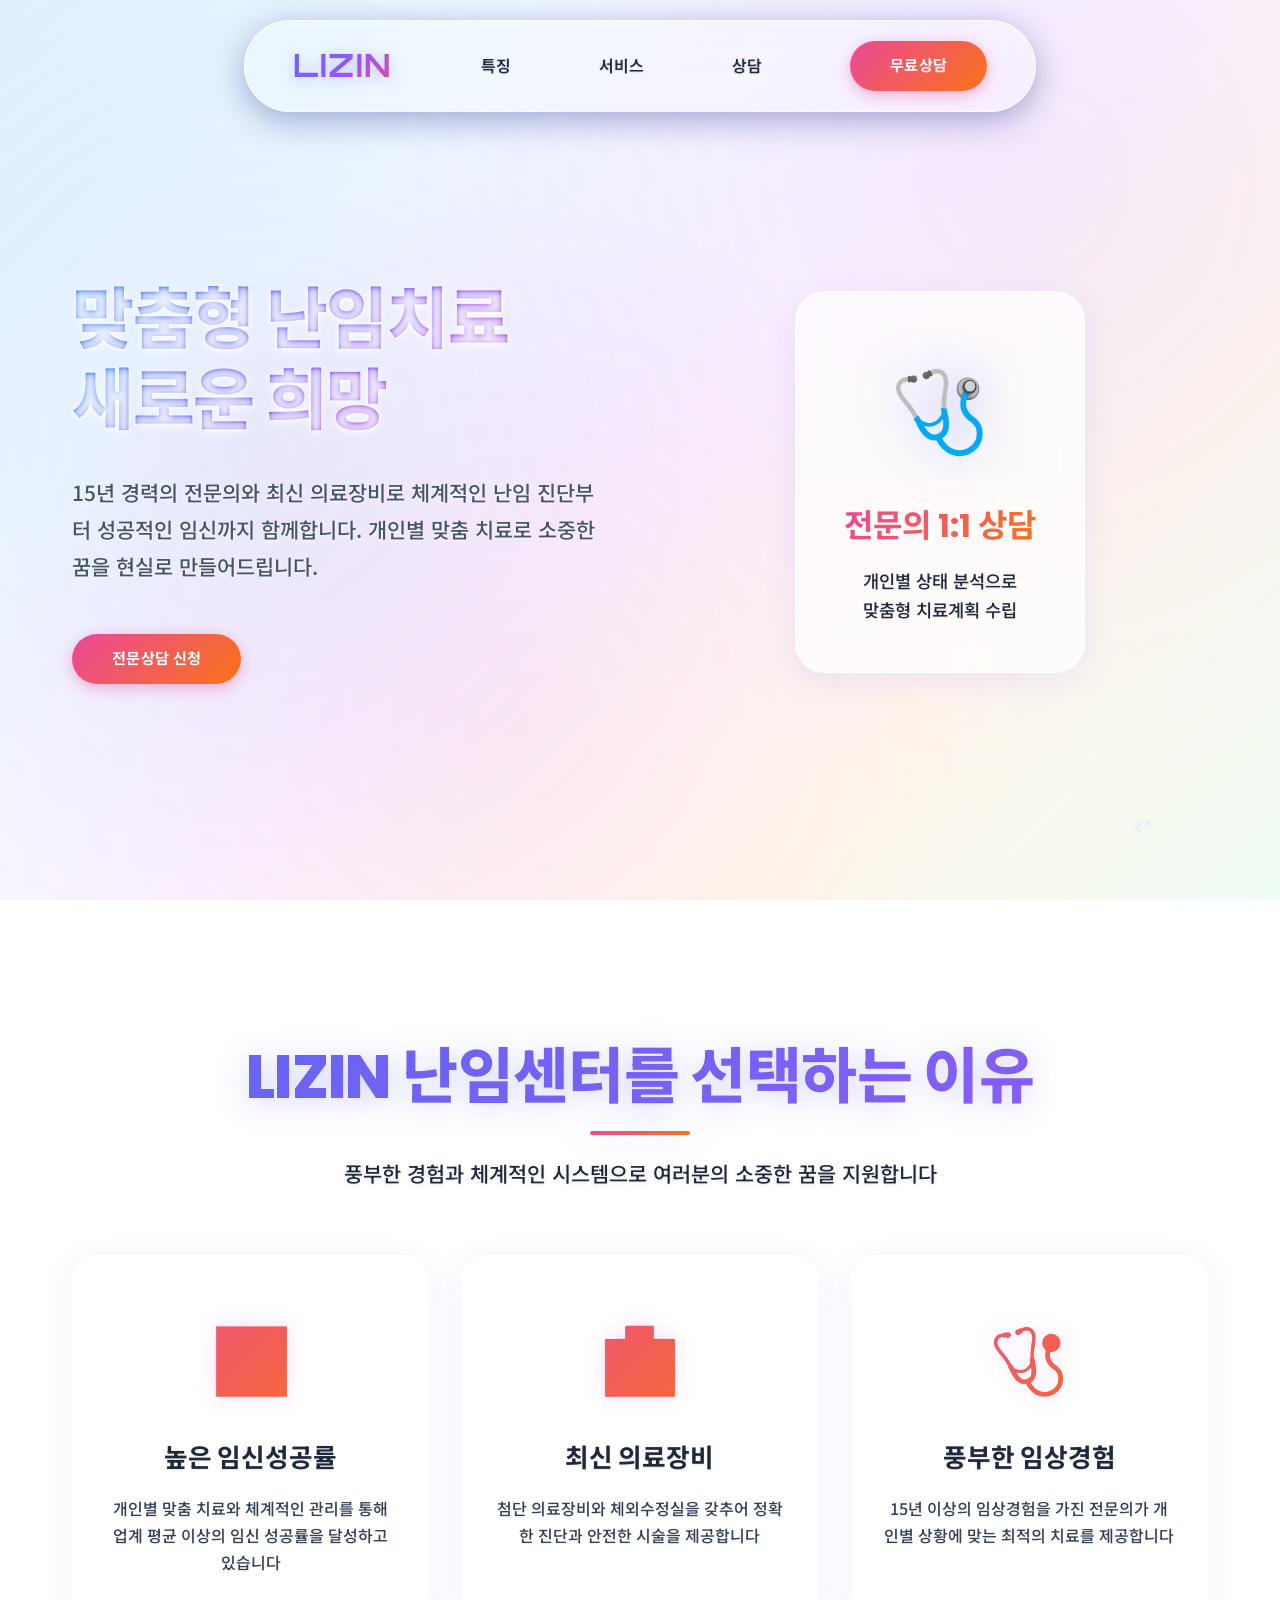
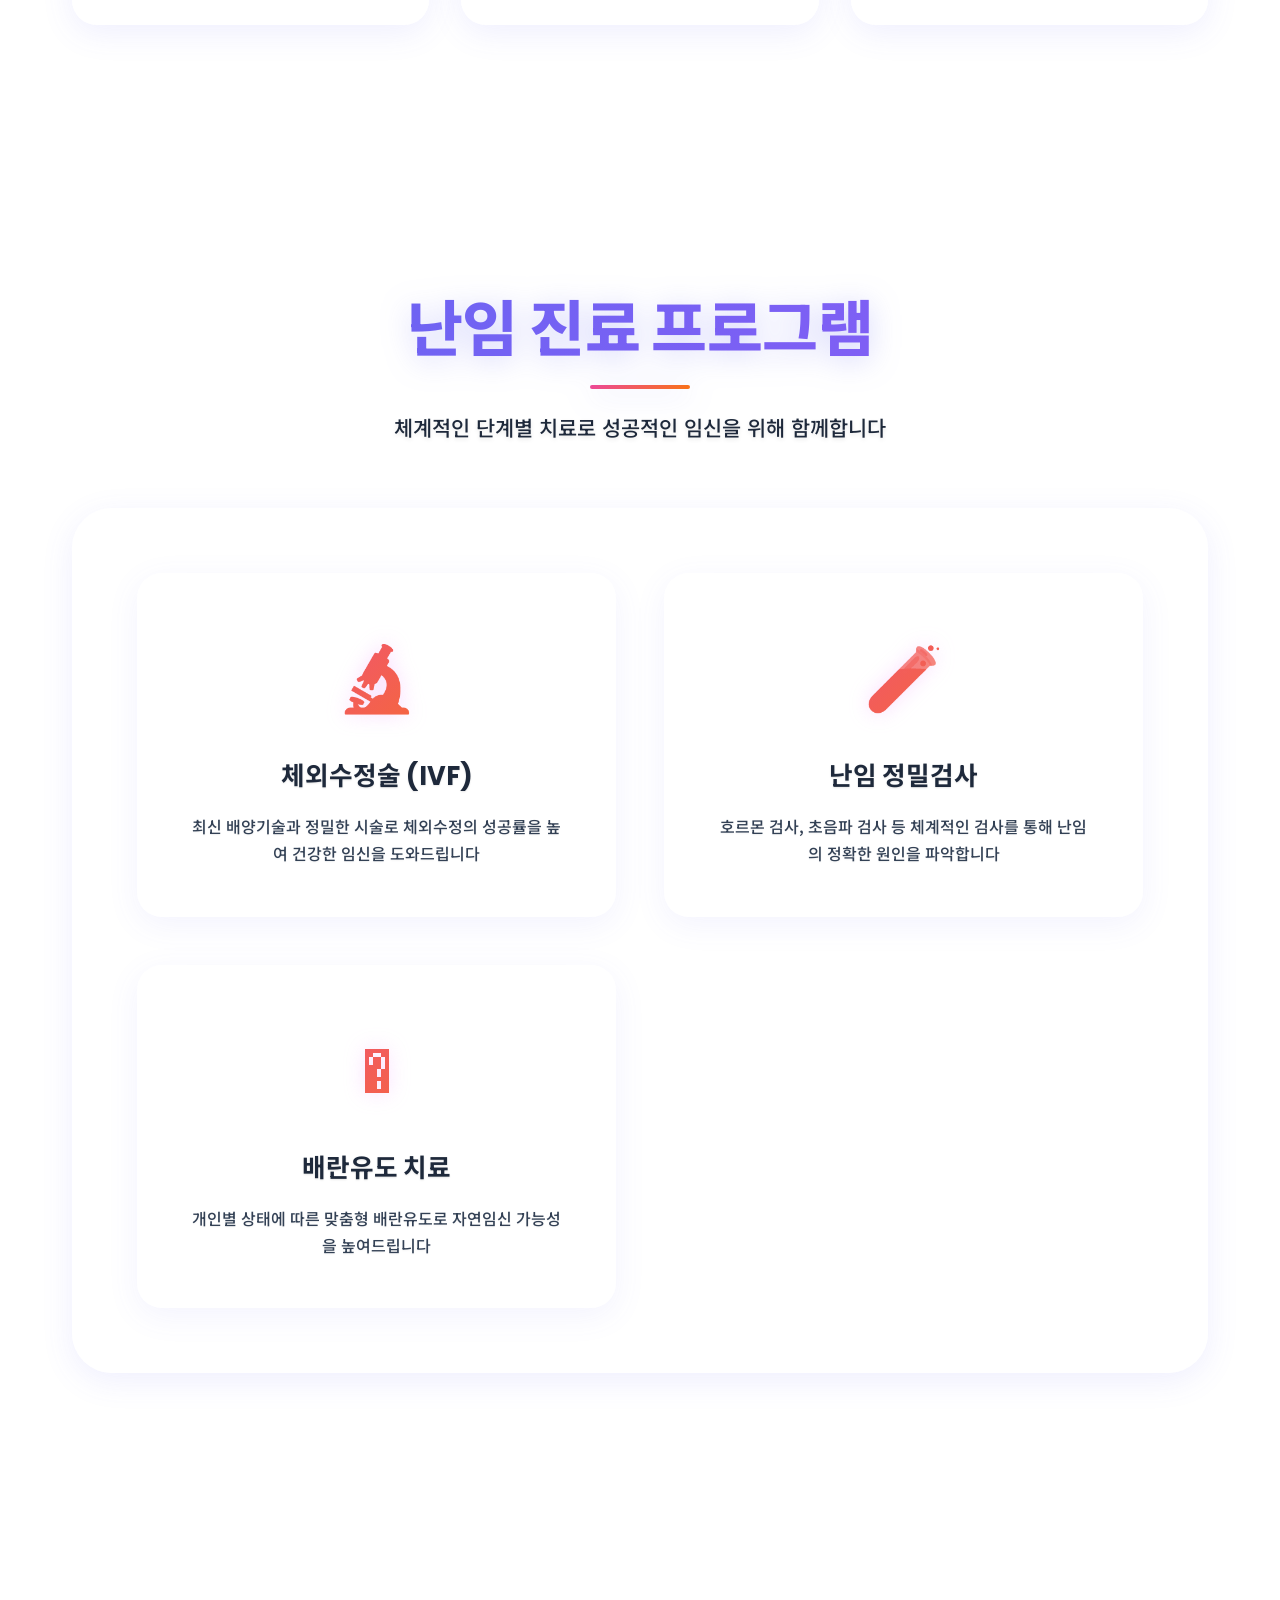
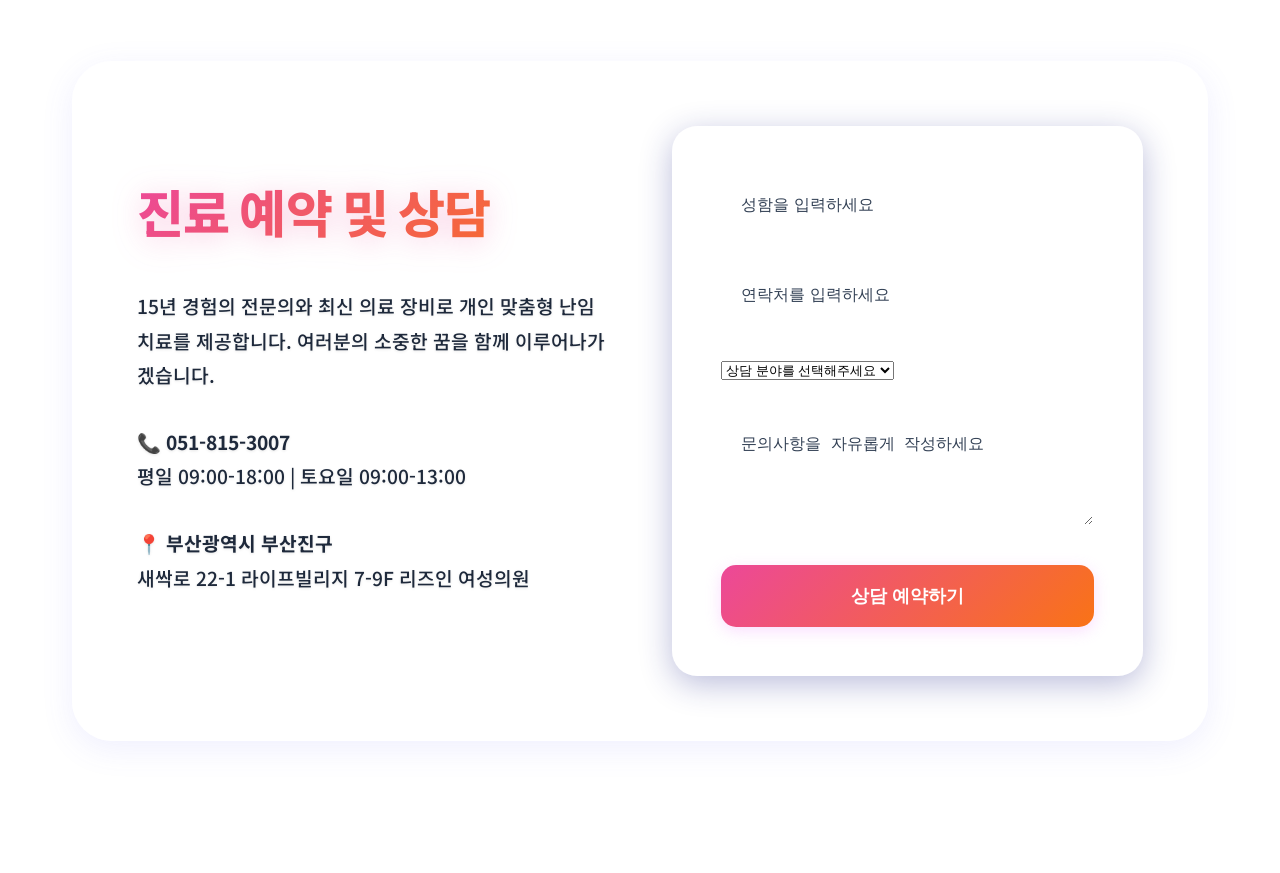
<file: html/hompage/lizin6.html>
<!DOCTYPE html>
<html lang="ko">
<head>
    <meta charset="UTF-8">
    <meta name="viewport" content="width=device-width, initial-scale=1.0">
    <title>LIZIN 난임센터 - 미래형 의료 서비스</title>
    <link href="https://fonts.googleapis.com/css2?family=Noto+Sans+KR:wght@300;400;500;600;700;900&family=Poppins:wght@300;400;500;600;700;800;900&family=Orbitron:wght@400;700;900&display=swap" rel="stylesheet">
    <style>
        * {
            margin: 0;
            padding: 0;
            box-sizing: border-box;
        }

                :root {
            --primary: #6366f1;
            --secondary: #8b5cf6;
            --accent: #ec4899;
            --dark: #f8fafc;
            --glass-bg: rgba(255, 255, 255, 0.6);
            --glass-border: rgba(255, 255, 255, 0.4);
            --text-primary: #1e293b;
            --text-secondary: #334155;
            --text-light: #475569;
            --text-white: #ffffff;
            --gradient-primary: linear-gradient(135deg, #6366f1 0%, #8b5cf6 50%, #ec4899 100%);
            --gradient-secondary: linear-gradient(135deg, #ec4899 0%, #f97316 100%);
            --gradient-bg: linear-gradient(135deg, #e0f2fe 0%, #f0f9ff 25%, #fdf4ff 50%, #fff7ed 75%, #f0fdf4 100%);
            --gradient-accent: linear-gradient(135deg, #fbbf24 0%, #f472b6 25%, #a78bfa 50%, #60a5fa 75%, #34d399 100%);
            --shadow-glass: 0 8px 32px 0 rgba(99, 102, 241, 0.15);
            --shadow-hover: 0 15px 35px rgba(99, 102, 241, 0.2);
        }

        body {
            font-family: 'Noto Sans KR', 'Poppins', -apple-system, BlinkMacSystemFont, 'Segoe UI', sans-serif;
            line-height: 1.6;
            color: var(--text-primary);
            background: var(--gradient-bg);
            background-attachment: fixed;
            overflow-x: hidden;
            position: relative;
        }

        /* Animated Background */
        body::before {
            content: '';
            position: fixed;
            top: 0;
            left: 0;
            width: 100%;
            height: 100%;
            background: 
                radial-gradient(circle at 20% 50%, rgba(99, 102, 241, 0.08) 0%, transparent 50%),
                radial-gradient(circle at 80% 20%, rgba(139, 92, 246, 0.08) 0%, transparent 50%),
                radial-gradient(circle at 40% 80%, rgba(236, 72, 153, 0.06) 0%, transparent 50%);
            animation: gentleGradientShift 30s ease infinite;
            z-index: -1;
        }

        @keyframes gentleGradientShift {
            0%, 100% { opacity: 1; transform: rotate(0deg) scale(1); }
            33% { opacity: 0.9; transform: rotate(5deg) scale(1.02); }
            66% { opacity: 0.95; transform: rotate(-3deg) scale(0.98); }
        }

        @keyframes gradientShift {
            0%, 100% { opacity: 0.9; background-position: 0% 50%; }
            25% { opacity: 0.95; background-position: 100% 50%; }
            50% { opacity: 1; background-position: 50% 100%; }
            75% { opacity: 0.95; background-position: 0% 100%; }
        }

        /* Glassmorphism Container */
        .glass-container {
            background: var(--glass-bg);
            backdrop-filter: blur(20px);
            -webkit-backdrop-filter: blur(20px);
            border-radius: 20px;
            border: 1px solid var(--glass-border);
            box-shadow: var(--shadow-glass);
        }

        .container {
            max-width: 1200px;
            margin: 0 auto;
            padding: 0 2rem;
        }

        /* Navigation */
        nav {
            position: fixed;
            top: 20px;
            left: 50%;
            transform: translateX(-50%);
            z-index: 1000;
            padding: 1.2rem 3rem;
            border-radius: 50px;
            background: rgba(255, 255, 255, 0.8);
            backdrop-filter: blur(20px);
            -webkit-backdrop-filter: blur(20px);
            border: 1px solid rgba(255, 255, 255, 0.6);
            box-shadow: 0 8px 32px rgba(99, 102, 241, 0.08);
            transition: all 0.3s ease;
            min-width: 600px;
        }

        .nav-content {
            display: flex;
            justify-content: space-between;
            align-items: center;
            gap: 4rem;
            width: 100%;
        }

        .logo {
            font-family: 'Orbitron', 'Poppins', sans-serif;
            font-size: 2rem;
            font-weight: 700;
            background: var(--gradient-primary);
            -webkit-background-clip: text;
            background-clip: text;
            -webkit-text-fill-color: transparent;
            filter: drop-shadow(0 2px 8px rgba(99, 102, 241, 0.4));
            letter-spacing: 0.05em;
            position: relative;
        }
        
        .logo::before {
            content: '⚡';
            position: absolute;
            left: -30px;
            top: 50%;
            transform: translateY(-50%);
            font-size: 1.2em;
            animation: pulse 2s ease-in-out infinite;
        }
        
        @keyframes pulse {
            0%, 100% { opacity: 0.7; transform: translateY(-50%) scale(1); }
            50% { opacity: 1; transform: translateY(-50%) scale(1.1); }
        }

        .nav-links {
            display: flex;
            gap: 2.5rem;
            list-style: none;
            align-items: center;
        }

        .nav-links a {
            text-decoration: none;
            color: var(--text-primary);
            font-family: 'Poppins', 'Noto Sans KR', sans-serif;
            font-weight: 600;
            font-size: 1rem;
            transition: all 0.3s ease;
            padding: 0.6rem 1.5rem;
            border-radius: 25px;
            text-shadow: 0 1px 2px rgba(0, 0, 0, 0.1);
            white-space: nowrap;
        }

        .nav-links a:hover {
            background: rgba(255, 255, 255, 0.2);
            transform: translateY(-2px);
        }

        .cta-btn {
            font-family: 'Poppins', 'Noto Sans KR', sans-serif;
            background: var(--gradient-secondary);
            color: white;
            padding: 0.8rem 2.5rem;
            border: none;
            border-radius: 50px;
            font-weight: 700;
            font-size: 0.95rem;
            cursor: pointer;
            transition: all 0.3s ease;
            text-decoration: none;
            display: inline-block;
            box-shadow: 0 4px 15px rgba(236, 72, 153, 0.4);
            letter-spacing: 0.02em;
            white-space: nowrap;
        }

        .cta-btn:hover {
            transform: translateY(-3px);
            box-shadow: 0 8px 25px rgba(240, 147, 251, 0.4);
        }

        /* Hero Section */
        .hero {
            min-height: 100vh;
            display: flex;
            align-items: center;
            padding: 8rem 0 4rem;
            position: relative;
        }

        .hero-content {
            display: grid;
            grid-template-columns: 1fr 1fr;
            gap: 4rem;
            align-items: center;
        }

        .hero-text {
            z-index: 2;
        }

        .hero-text h1 {
            font-family: 'Poppins', 'Noto Sans KR', sans-serif;
            font-size: 4.2rem;
            font-weight: 800;
            line-height: 1.2;
            margin-bottom: 2rem;
            letter-spacing: -0.02em;
            position: relative;
            color: #1e293b;
            text-shadow: 
                0 2px 8px rgba(255, 255, 255, 0.8),
                0 1px 4px rgba(255, 255, 255, 0.6);
        }
        
        .hero-text h1 span {
            background: linear-gradient(135deg, #0066ff 0%, #6610f2 20%, #dc3545 40%, #fd7e14 60%, #198754 80%, #0dcaf0 100%);
            -webkit-background-clip: text;
            background-clip: text;
            -webkit-text-fill-color: transparent;
            background-size: 400% 400%;
            animation: vibrantGradient 4s ease-in-out infinite;
            /* 백업 색상 */
            color: #1e293b;
        }
        
        @keyframes vibrantGradient {
            0% { background-position: 0% 50%; }
            25% { background-position: 100% 0%; }
            50% { background-position: 100% 100%; }
            75% { background-position: 0% 100%; }
            100% { background-position: 0% 50%; }
        }

        .hero-text p {
            font-family: 'Noto Sans KR', 'Poppins', sans-serif;
            font-size: 1.3rem;
            color: #475569;
            margin-bottom: 3rem;
            line-height: 1.8;
            font-weight: 500;
            text-shadow: 0 1px 3px rgba(255, 255, 255, 0.8);
        }

        .hero-visual {
            position: relative;
            height: 500px;
            display: flex;
            align-items: center;
            justify-content: center;
        }

        .glass-card {
            background: rgba(255, 255, 255, 0.7);
            backdrop-filter: blur(20px);
            -webkit-backdrop-filter: blur(20px);
            border-radius: 30px;
            border: 1px solid rgba(255, 255, 255, 0.5);
            box-shadow: 0 8px 32px rgba(99, 102, 241, 0.1);
            padding: 3rem;
            text-align: center;
            transition: all 0.3s ease;
            position: relative;
            overflow: hidden;
        }

        .glass-card:hover {
            transform: translateY(-10px);
            box-shadow: var(--shadow-hover);
        }

        .glass-card::before {
            content: '';
            position: absolute;
            top: 0;
            left: -100%;
            width: 100%;
            height: 100%;
            background: linear-gradient(90deg, transparent, rgba(255,255,255,0.2), transparent);
            animation: shimmer 3s infinite;
        }

        @keyframes shimmer {
            0% { left: -100%; }
            100% { left: 100%; }
        }

        .hero-icon {
            font-size: 5rem;
            margin-bottom: 2rem;
            display: block;
            filter: drop-shadow(0 0 20px rgba(102, 126, 234, 0.5));
            animation: float 3s ease-in-out infinite;
        }

        @keyframes float {
            0%, 100% { transform: translateY(0px); }
            50% { transform: translateY(-20px); }
        }

        .glass-card h3 {
            font-family: 'Poppins', 'Noto Sans KR', sans-serif;
            font-size: 2rem;
            font-weight: 700;
            margin-bottom: 1rem;
            background: var(--gradient-secondary);
            -webkit-background-clip: text;
            background-clip: text;
            -webkit-text-fill-color: transparent;
        }

        .glass-card p {
            color: var(--text-primary);
            font-size: 1.1rem;
            font-weight: 500;
            text-shadow: 0 1px 2px rgba(0, 0, 0, 0.1);
        }

        /* Features Section */
        .features {
            padding: 8rem 0;
            position: relative;
        }

        .section-title {
            text-align: center;
            font-family: 'Poppins', 'Noto Sans KR', sans-serif;
            font-size: 3.8rem;
            font-weight: 800;
            margin-bottom: 2rem;
            background: var(--gradient-primary);
            -webkit-background-clip: text;
            background-clip: text;
            -webkit-text-fill-color: transparent;
            background-size: 200% 200%;
            animation: gradientShift 6s ease infinite;
            filter: drop-shadow(0 4px 15px rgba(99, 102, 241, 0.3));
            letter-spacing: -0.01em;
            position: relative;
        }
        
        .section-title::after {
            content: '';
            position: absolute;
            bottom: -10px;
            left: 50%;
            transform: translateX(-50%);
            width: 100px;
            height: 4px;
            background: var(--gradient-secondary);
            border-radius: 2px;
            animation: expandContract 3s ease-in-out infinite;
        }
        
        @keyframes expandContract {
            0%, 100% { width: 100px; opacity: 0.7; }
            50% { width: 150px; opacity: 1; }
        }

        .section-subtitle {
            text-align: center;
            font-size: 1.3rem;
            color: var(--text-primary);
            margin-bottom: 4rem;
            max-width: 600px;
            margin-left: auto;
            margin-right: auto;
            font-weight: 500;
            text-shadow: 0 2px 4px rgba(0, 0, 0, 0.1);
        }

        .features-grid {
            display: grid;
            grid-template-columns: repeat(auto-fit, minmax(300px, 1fr));
            gap: 2rem;
        }

        .feature-card {
            background: rgba(255, 255, 255, 0.65);
            backdrop-filter: blur(20px);
            -webkit-backdrop-filter: blur(20px);
            border-radius: 25px;
            border: 1px solid rgba(255, 255, 255, 0.5);
            box-shadow: 0 8px 32px rgba(99, 102, 241, 0.1);
            padding: 3rem 2rem;
            text-align: center;
            transition: all 0.3s ease;
            position: relative;
            overflow: hidden;
        }

        .feature-card:hover {
            transform: translateY(-15px) scale(1.02);
            box-shadow: var(--shadow-hover);
        }

        .feature-card::after {
            content: '';
            position: absolute;
            top: 0;
            left: 0;
            right: 0;
            bottom: 0;
            background: linear-gradient(135deg, rgba(255,255,255,0.1), transparent);
            opacity: 0;
            transition: opacity 0.3s ease;
        }

        .feature-card:hover::after {
            opacity: 1;
        }

        .feature-icon {
            font-size: 4rem;
            margin-bottom: 2rem;
            display: block;
            background: var(--gradient-secondary);
            -webkit-background-clip: text;
            background-clip: text;
            -webkit-text-fill-color: transparent;
            filter: drop-shadow(0 0 10px rgba(240, 147, 251, 0.3));
        }

        .feature-title {
            font-family: 'Poppins', 'Noto Sans KR', sans-serif;
            font-size: 1.6rem;
            font-weight: 700;
            margin-bottom: 1rem;
            color: var(--text-primary);
            text-shadow: 0 1px 2px rgba(0, 0, 0, 0.1);
        }

        .feature-text {
            color: var(--text-secondary);
            line-height: 1.7;
            font-weight: 500;
            text-shadow: 0 1px 2px rgba(0, 0, 0, 0.05);
        }

        /* Services Section */
        .services {
            padding: 8rem 0;
            position: relative;
        }

        .services-container {
            background: rgba(255, 255, 255, 0.65);
            backdrop-filter: blur(20px);
            -webkit-backdrop-filter: blur(20px);
            border-radius: 40px;
            border: 1px solid rgba(255, 255, 255, 0.5);
            box-shadow: 0 8px 32px rgba(99, 102, 241, 0.1);
            padding: 4rem;
            margin: 2rem 0;
        }

        .services-grid {
            display: grid;
            grid-template-columns: repeat(auto-fit, minmax(350px, 1fr));
            gap: 3rem;
        }

        .service-card {
            background: rgba(255, 255, 255, 0.4);
            backdrop-filter: blur(15px);
            -webkit-backdrop-filter: blur(15px);
            border-radius: 25px;
            border: 1px solid rgba(255, 255, 255, 0.5);
            box-shadow: 0 8px 32px rgba(99, 102, 241, 0.08);
            padding: 3rem;
            text-align: center;
            transition: all 0.3s ease;
            position: relative;
        }

        .service-card:hover {
            transform: translateY(-10px);
            background: rgba(255, 255, 255, 0.15);
            box-shadow: 0 15px 35px rgba(31, 38, 135, 0.4);
        }

        .service-card::before {
            content: '';
            position: absolute;
            top: -2px;
            left: -2px;
            right: -2px;
            bottom: -2px;
            background: var(--gradient-secondary);
            border-radius: 25px;
            z-index: -1;
            opacity: 0;
            transition: opacity 0.3s ease;
        }

        .service-card:hover::before {
            opacity: 0.1;
        }

        /* Contact Section */
        .contact {
            padding: 8rem 0;
            position: relative;
        }

        .contact-container {
            background: rgba(255, 255, 255, 0.65);
            backdrop-filter: blur(20px);
            -webkit-backdrop-filter: blur(20px);
            border-radius: 40px;
            border: 1px solid rgba(255, 255, 255, 0.5);
            box-shadow: 0 8px 32px rgba(99, 102, 241, 0.1);
            padding: 4rem;
            display: grid;
            grid-template-columns: 1fr 1fr;
            gap: 4rem;
            align-items: center;
        }

        .contact-info h2 {
            font-family: 'Poppins', 'Noto Sans KR', sans-serif;
            font-size: 3.2rem;
            font-weight: 800;
            margin-bottom: 2rem;
            background: var(--gradient-secondary);
            -webkit-background-clip: text;
            background-clip: text;
            -webkit-text-fill-color: transparent;
            filter: drop-shadow(0 4px 15px rgba(236, 72, 153, 0.3));
            letter-spacing: -0.01em;
        }

        .contact-info p {
            font-size: 1.2rem;
            margin-bottom: 2rem;
            color: var(--text-primary);
            line-height: 1.8;
            font-weight: 500;
            text-shadow: 0 1px 3px rgba(0, 0, 0, 0.1);
        }

        .contact-form {
            background: rgba(255, 255, 255, 0.1);
            backdrop-filter: blur(15px);
            -webkit-backdrop-filter: blur(15px);
            border-radius: 25px;
            border: 1px solid rgba(255, 255, 255, 0.2);
            box-shadow: 0 8px 32px rgba(31, 38, 135, 0.3);
            padding: 3rem;
        }

        .form-group {
            margin-bottom: 2rem;
        }

        .form-group input,
        .form-group textarea {
            width: 100%;
            padding: 1.2rem;
            border: 1px solid rgba(255, 255, 255, 0.3);
            border-radius: 15px;
            background: rgba(255, 255, 255, 0.1);
            backdrop-filter: blur(10px);
            color: var(--text-primary);
            font-size: 1rem;
            transition: all 0.3s ease;
        }

        .form-group input:focus,
        .form-group textarea:focus {
            outline: none;
            border-color: var(--primary);
            background: rgba(255, 255, 255, 0.2);
            box-shadow: 0 0 20px rgba(102, 126, 234, 0.3);
        }

        .form-group input::placeholder,
        .form-group textarea::placeholder {
            color: var(--text-secondary);
            font-weight: 500;
        }

        .submit-btn {
            width: 100%;
            background: var(--gradient-secondary);
            color: white;
            padding: 1.2rem;
            border: none;
            border-radius: 15px;
            font-size: 1.1rem;
            font-weight: 600;
            cursor: pointer;
            transition: all 0.3s ease;
            box-shadow: 0 4px 15px rgba(240, 147, 251, 0.3);
        }

        .submit-btn:hover {
            transform: translateY(-3px);
            box-shadow: 0 8px 25px rgba(240, 147, 251, 0.4);
        }

        /* Floating Elements */
        .floating-element {
            position: absolute;
            opacity: 0.1;
            animation: floatRandom 20s infinite linear;
        }

        .floating-element:nth-child(1) { top: 10%; left: 10%; animation-delay: 0s; }
        .floating-element:nth-child(2) { top: 20%; right: 10%; animation-delay: 5s; }
        .floating-element:nth-child(3) { bottom: 30%; left: 20%; animation-delay: 10s; }
        .floating-element:nth-child(4) { bottom: 10%; right: 20%; animation-delay: 15s; }

        @keyframes floatRandom {
            0%, 100% { transform: translateY(0px) rotate(0deg); }
            25% { transform: translateY(-20px) rotate(90deg); }
            50% { transform: translateY(-10px) rotate(180deg); }
            75% { transform: translateY(-30px) rotate(270deg); }
        }

        /* Animations */
        .fade-in {
            opacity: 0;
            transform: translateY(30px);
            transition: all 0.8s ease;
        }

        .fade-in.visible {
            opacity: 1;
            transform: translateY(0);
        }

        .slide-in-left {
            opacity: 0;
            transform: translateX(-50px);
            transition: all 0.8s ease;
        }

        .slide-in-left.visible {
            opacity: 1;
            transform: translateX(0);
        }

        .slide-in-right {
            opacity: 0;
            transform: translateX(50px);
            transition: all 0.8s ease;
        }

        .slide-in-right.visible {
            opacity: 1;
            transform: translateX(0);
        }

        /* Responsive */
        @media (max-width: 768px) {
            nav {
                top: 10px;
                left: 10px;
                right: 10px;
                transform: none;
                border-radius: 20px;
                min-width: auto;
                padding: 1rem 1.5rem;
            }

            .nav-content {
                gap: 1rem;
            }

            .nav-links {
                display: none;
            }

            .hero-content {
                grid-template-columns: 1fr;
                text-align: center;
                gap: 3rem;
            }

            .hero-text h1 {
                font-size: 2.5rem;
            }

            .hero-visual {
                height: 300px;
            }

            .contact-container {
                grid-template-columns: 1fr;
                gap: 3rem;
            }

            .services-grid {
                grid-template-columns: 1fr;
            }

            .section-title {
                font-size: 2.5rem;
            }

            .container {
                padding: 0 1rem;
            }
        }

        @media (max-width: 480px) {
            .hero-text h1 {
                font-size: 2rem;
            }

            .glass-card {
                padding: 2rem;
            }

            .services-container,
            .contact-container {
                padding: 2rem;
                border-radius: 25px;
            }

            .section-title {
                font-size: 2rem;
            }
        }
    </style>
</head>
<body>
    <!-- Floating Background Elements -->
    <div class="floating-element">🧬</div>
    <div class="floating-element">💎</div>
    <div class="floating-element">⭐</div>
    <div class="floating-element">🌙</div>

    <!-- Navigation -->
    <nav>
        <div class="nav-content">
            <div class="logo">LIZIN</div>
            <ul class="nav-links">
                <li><a href="#features">특징</a></li>
                <li><a href="#services">서비스</a></li>
                <li><a href="#contact">상담</a></li>
            </ul>
            <a href="#contact" class="cta-btn">무료상담</a>
        </div>
    </nav>

    <!-- Hero Section -->
    <section class="hero">
        <div class="container">
            <div class="hero-content">
                <div class="hero-text slide-in-left">
                    <h1><span>맞춤형 난임치료</span><br><span>새로운 희망</span></h1>
                    <p>15년 경력의 전문의와 최신 의료장비로 체계적인 난임 진단부터 성공적인 임신까지 함께합니다. 개인별 맞춤 치료로 소중한 꿈을 현실로 만들어드립니다.</p>
                    <a href="#contact" class="cta-btn">전문상담 신청</a>
                </div>
                <div class="hero-visual slide-in-right">
                    <div class="glass-card">
                        <span class="hero-icon">🩺</span>
                        <h3>전문의 1:1 상담</h3>
                        <p>개인별 상태 분석으로<br>맞춤형 치료계획 수립</p>
                    </div>
                </div>
            </div>
        </div>
    </section>

    <!-- Features Section -->
    <section id="features" class="features">
        <div class="container">
            <h2 class="section-title fade-in">LIZIN 난임센터를 선택하는 이유</h2>
            <p class="section-subtitle fade-in">풍부한 경험과 체계적인 시스템으로 여러분의 소중한 꿈을 지원합니다</p>
            
            <div class="features-grid">
                <div class="feature-card fade-in">
                    <span class="feature-icon">📈</span>
                    <h3 class="feature-title">높은 임신성공률</h3>
                    <p class="feature-text">개인별 맞춤 치료와 체계적인 관리를 통해 업계 평균 이상의 임신 성공률을 달성하고 있습니다</p>
                </div>
                <div class="feature-card fade-in">
                    <span class="feature-icon">🏥</span>
                    <h3 class="feature-title">최신 의료장비</h3>
                    <p class="feature-text">첨단 의료장비와 체외수정실을 갖추어 정확한 진단과 안전한 시술을 제공합니다</p>
                </div>
                <div class="feature-card fade-in">
                    <span class="feature-icon">🩺</span>
                    <h3 class="feature-title">풍부한 임상경험</h3>
                    <p class="feature-text">15년 이상의 임상경험을 가진 전문의가 개인별 상황에 맞는 최적의 치료를 제공합니다</p>
                </div>
            </div>
        </div>
    </section>

    <!-- Services Section -->
    <section id="services" class="services">
        <div class="container">
            <h2 class="section-title fade-in">난임 진료 프로그램</h2>
            <p class="section-subtitle fade-in">체계적인 단계별 치료로 성공적인 임신을 위해 함께합니다</p>
            
            <div class="services-container fade-in">
                <div class="services-grid">
                    <div class="service-card">
                        <span class="feature-icon">🔬</span>
                        <h3 class="feature-title">체외수정술 (IVF)</h3>
                        <p class="feature-text">최신 배양기술과 정밀한 시술로 체외수정의 성공률을 높여 건강한 임신을 도와드립니다</p>
                    </div>
                    <div class="service-card">
                        <span class="feature-icon">🧪</span>
                        <h3 class="feature-title">난임 정밀검사</h3>
                        <p class="feature-text">호르몬 검사, 초음파 검사 등 체계적인 검사를 통해 난임의 정확한 원인을 파악합니다</p>
                    </div>
                    <div class="service-card">
                        <span class="feature-icon">�</span>
                        <h3 class="feature-title">배란유도 치료</h3>
                        <p class="feature-text">개인별 상태에 따른 맞춤형 배란유도로 자연임신 가능성을 높여드립니다</p>
                    </div>
                </div>
            </div>
        </div>
    </section>

    <!-- Contact Section -->
    <section id="contact" class="contact">
        <div class="container">
            <div class="contact-container">
                <div class="contact-info slide-in-left">
                    <h2>진료 예약 및 상담</h2>
                    <p>15년 경험의 전문의와 최신 의료 장비로 개인 맞춤형 난임 치료를 제공합니다. 여러분의 소중한 꿈을 함께 이루어나가겠습니다.</p>
                    <p><strong>📞 051-815-3007</strong><br>평일 09:00-18:00 | 토요일 09:00-13:00</p>
                    <p><strong>📍 부산광역시 부산진구</strong><br>새싹로 22-1 라이프빌리지 7-9F 리즈인 여성의원</p>
                </div>
                <div class="contact-form slide-in-right">
                    <form>
                        <div class="form-group">
                            <input type="text" placeholder="성함을 입력하세요" required>
                        </div>
                        <div class="form-group">
                            <input type="tel" placeholder="연락처를 입력하세요" required>
                        </div>
                        <div class="form-group">
                            <select required>
                                <option value="">상담 분야를 선택해주세요</option>
                                <option value="초진상담">초진 상담</option>
                                <option value="체외수정">체외수정 상담</option>
                                <option value="정밀검사">정밀검사 상담</option>
                            </select>
                        </div>
                        <div class="form-group">
                            <textarea rows="4" placeholder="문의사항을 자유롭게 작성하세요"></textarea>
                        </div>
                        <button type="submit" class="submit-btn">상담 예약하기</button>
                    </form>
                </div>
            </div>
        </div>
    </section>

    <script>
        // Glassmorphism Interactive Effects
        document.addEventListener('DOMContentLoaded', function() {
            // Mouse tracking for glass cards
            const glassCards = document.querySelectorAll('.glass-card, .feature-card, .service-card');
            
            glassCards.forEach(card => {
                card.addEventListener('mousemove', function(e) {
                    const rect = this.getBoundingClientRect();
                    const x = e.clientX - rect.left;
                    const y = e.clientY - rect.top;
                    
                    const centerX = rect.width / 2;
                    const centerY = rect.height / 2;
                    
                    const rotateX = (y - centerY) / 10;
                    const rotateY = (centerX - x) / 10;
                    
                    this.style.transform = `perspective(1000px) rotateX(${rotateX}deg) rotateY(${rotateY}deg) translateZ(20px)`;
                });
                
                card.addEventListener('mouseleave', function() {
                    this.style.transform = 'perspective(1000px) rotateX(0) rotateY(0) translateZ(0)';
                });
            });

            // Parallax effect for floating elements
            const floatingElements = document.querySelectorAll('.floating-element');
            
            window.addEventListener('scroll', () => {
                const scrolled = window.pageYOffset;
                const rate = scrolled * -0.5;
                
                floatingElements.forEach((element, index) => {
                    const speed = (index + 1) * 0.3;
                    element.style.transform = `translateY(${rate * speed}px) rotate(${scrolled * 0.1}deg)`;
                });
            });

            // Enhanced scroll animations
            const observerOptions = {
                threshold: 0.1,
                rootMargin: '0px 0px -50px 0px'
            };

            const observer = new IntersectionObserver((entries) => {
                entries.forEach(entry => {
                    if (entry.isIntersecting) {
                        entry.target.classList.add('visible');
                        
                        // Add staggered animation for grid items
                        if (entry.target.parentElement.classList.contains('features-grid') ||
                            entry.target.parentElement.classList.contains('services-grid')) {
                            const siblings = Array.from(entry.target.parentElement.children);
                            const index = siblings.indexOf(entry.target);
                            entry.target.style.animationDelay = `${index * 0.2}s`;
                        }
                    }
                });
            }, observerOptions);

            document.querySelectorAll('.fade-in, .slide-in-left, .slide-in-right').forEach(el => {
                observer.observe(el);
            });

            // Smooth scrolling
            document.querySelectorAll('a[href^="#"]').forEach(anchor => {
                anchor.addEventListener('click', function (e) {
                    e.preventDefault();
                    const target = document.querySelector(this.getAttribute('href'));
                    if (target) {
                        target.scrollIntoView({
                            behavior: 'smooth',
                            block: 'start'
                        });
                    }
                });
            });

            // Form submission with glass effect
            document.querySelector('form').addEventListener('submit', function(e) {
                e.preventDefault();
                const btn = this.querySelector('.submit-btn');
                const originalText = btn.textContent;
                
                // Glass loading effect
                btn.style.background = 'rgba(255, 255, 255, 0.3)';
                btn.style.backdropFilter = 'blur(20px)';
                btn.textContent = '처리 중... ✨';
                
                setTimeout(() => {
                    btn.textContent = '신청 완료! 곧 연락드립니다 🎉';
                    btn.style.background = 'linear-gradient(135deg, #4ade80, #22c55e)';
                    
                    setTimeout(() => {
                        this.reset();
                        btn.textContent = originalText;
                        btn.style.background = 'linear-gradient(135deg, #f093fb 0%, #f5576c 100%)';
                        btn.style.backdropFilter = 'none';
                    }, 3000);
                }, 2000);
            });

            // Dynamic navigation background
            window.addEventListener('scroll', () => {
                const nav = document.querySelector('nav');
                const scrolled = window.pageYOffset;
                
                if (scrolled > 100) {
                    nav.style.background = 'rgba(255, 255, 255, 0.4)';
                    nav.style.backdropFilter = 'blur(25px)';
                    nav.style.boxShadow = '0 8px 32px rgba(31, 38, 135, 0.3)';
                } else {
                    nav.style.background = 'rgba(255, 255, 255, 0.25)';
                    nav.style.backdropFilter = 'blur(20px)';
                    nav.style.boxShadow = '0 8px 32px rgba(31, 38, 135, 0.37)';
                }
            });

            // Glass ripple effect on click
            document.addEventListener('click', function(e) {
                if (e.target.classList.contains('cta-btn') || 
                    e.target.classList.contains('submit-btn')) {
                    
                    const ripple = document.createElement('span');
                    const rect = e.target.getBoundingClientRect();
                    const size = Math.max(rect.width, rect.height);
                    const x = e.clientX - rect.left - size / 2;
                    const y = e.clientY - rect.top - size / 2;
                    
                    ripple.style.cssText = `
                        position: absolute;
                        width: ${size}px;
                        height: ${size}px;
                        left: ${x}px;
                        top: ${y}px;
                        background: rgba(255, 255, 255, 0.5);
                        border-radius: 50%;
                        transform: scale(0);
                        animation: ripple 0.6s linear;
                        pointer-events: none;
                    `;
                    
                    const style = document.createElement('style');
                    style.textContent = `
                        @keyframes ripple {
                            to {
                                transform: scale(4);
                                opacity: 0;
                            }
                        }
                    `;
                    document.head.appendChild(style);
                    
                    e.target.style.position = 'relative';
                    e.target.style.overflow = 'hidden';
                    e.target.appendChild(ripple);
                    
                    setTimeout(() => {
                        ripple.remove();
                    }, 600);
                }
            });
        });
    </script>
</body>
</html>
</file>
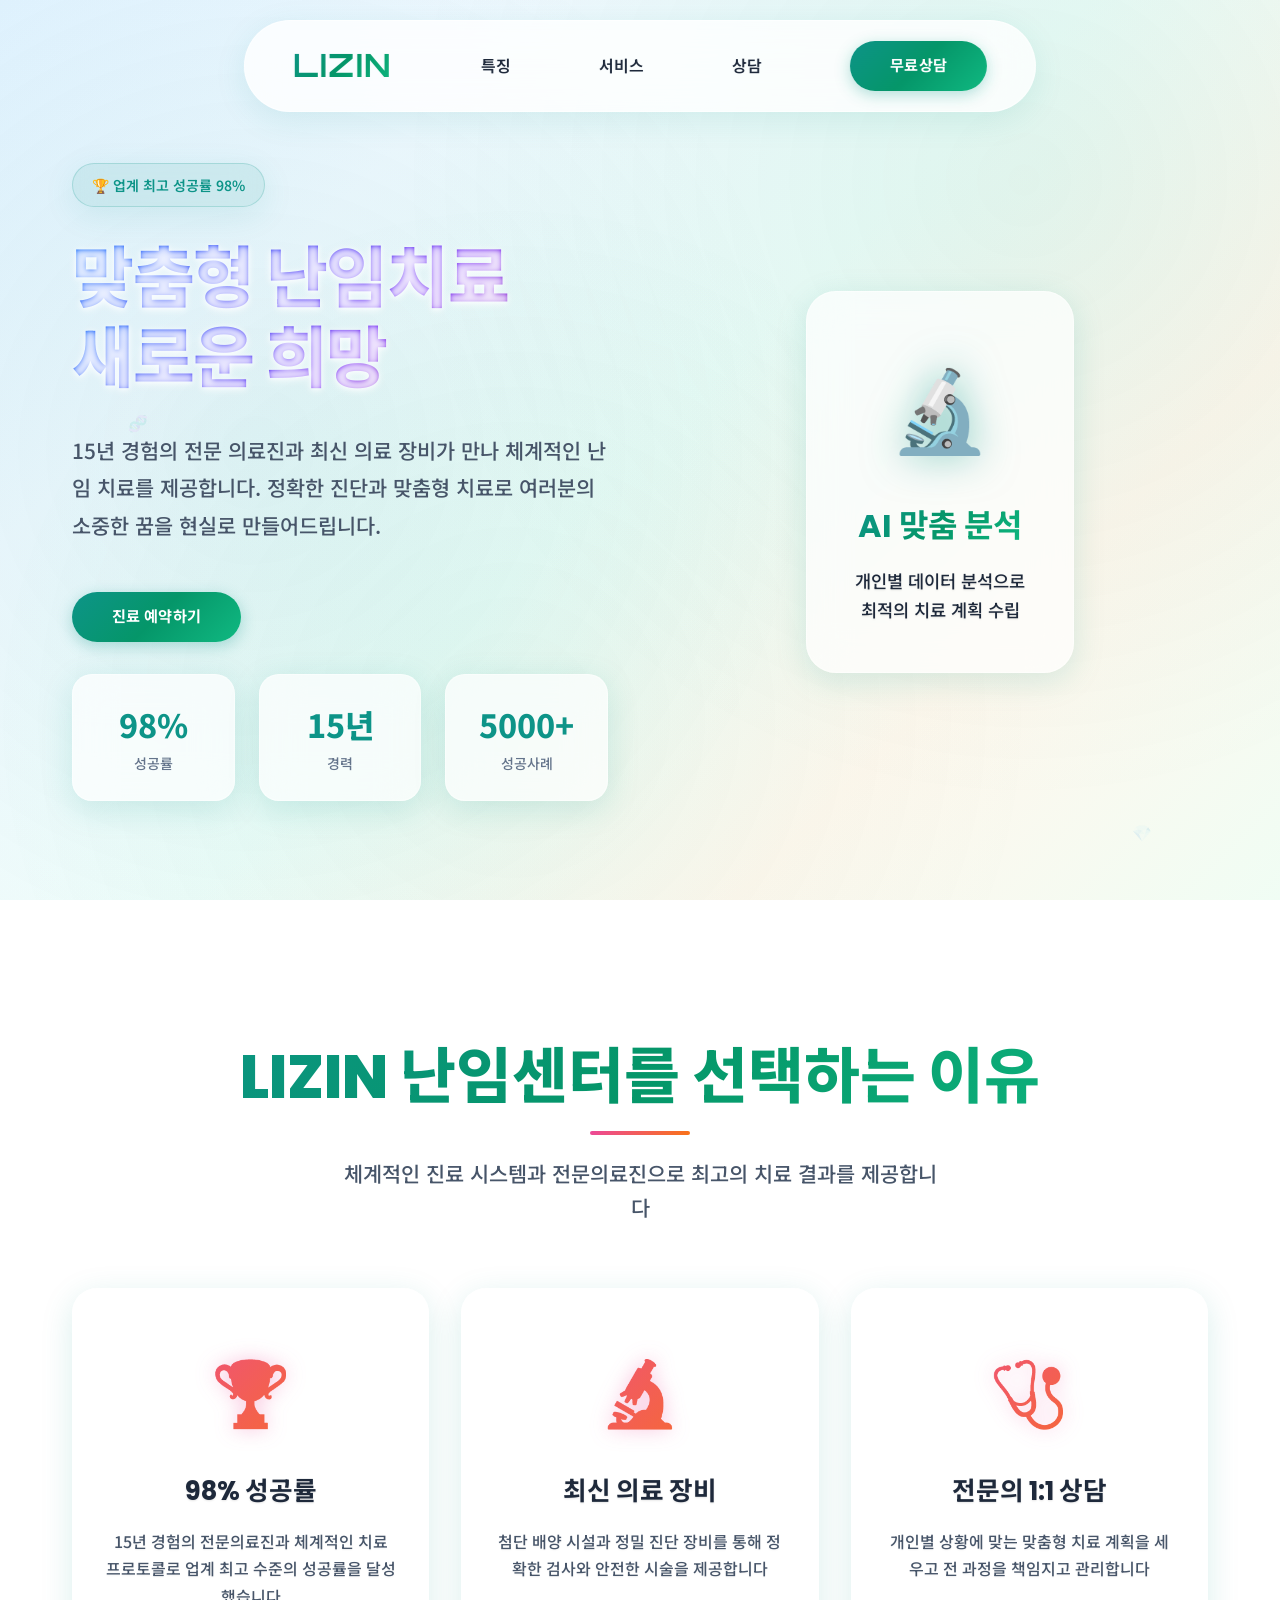
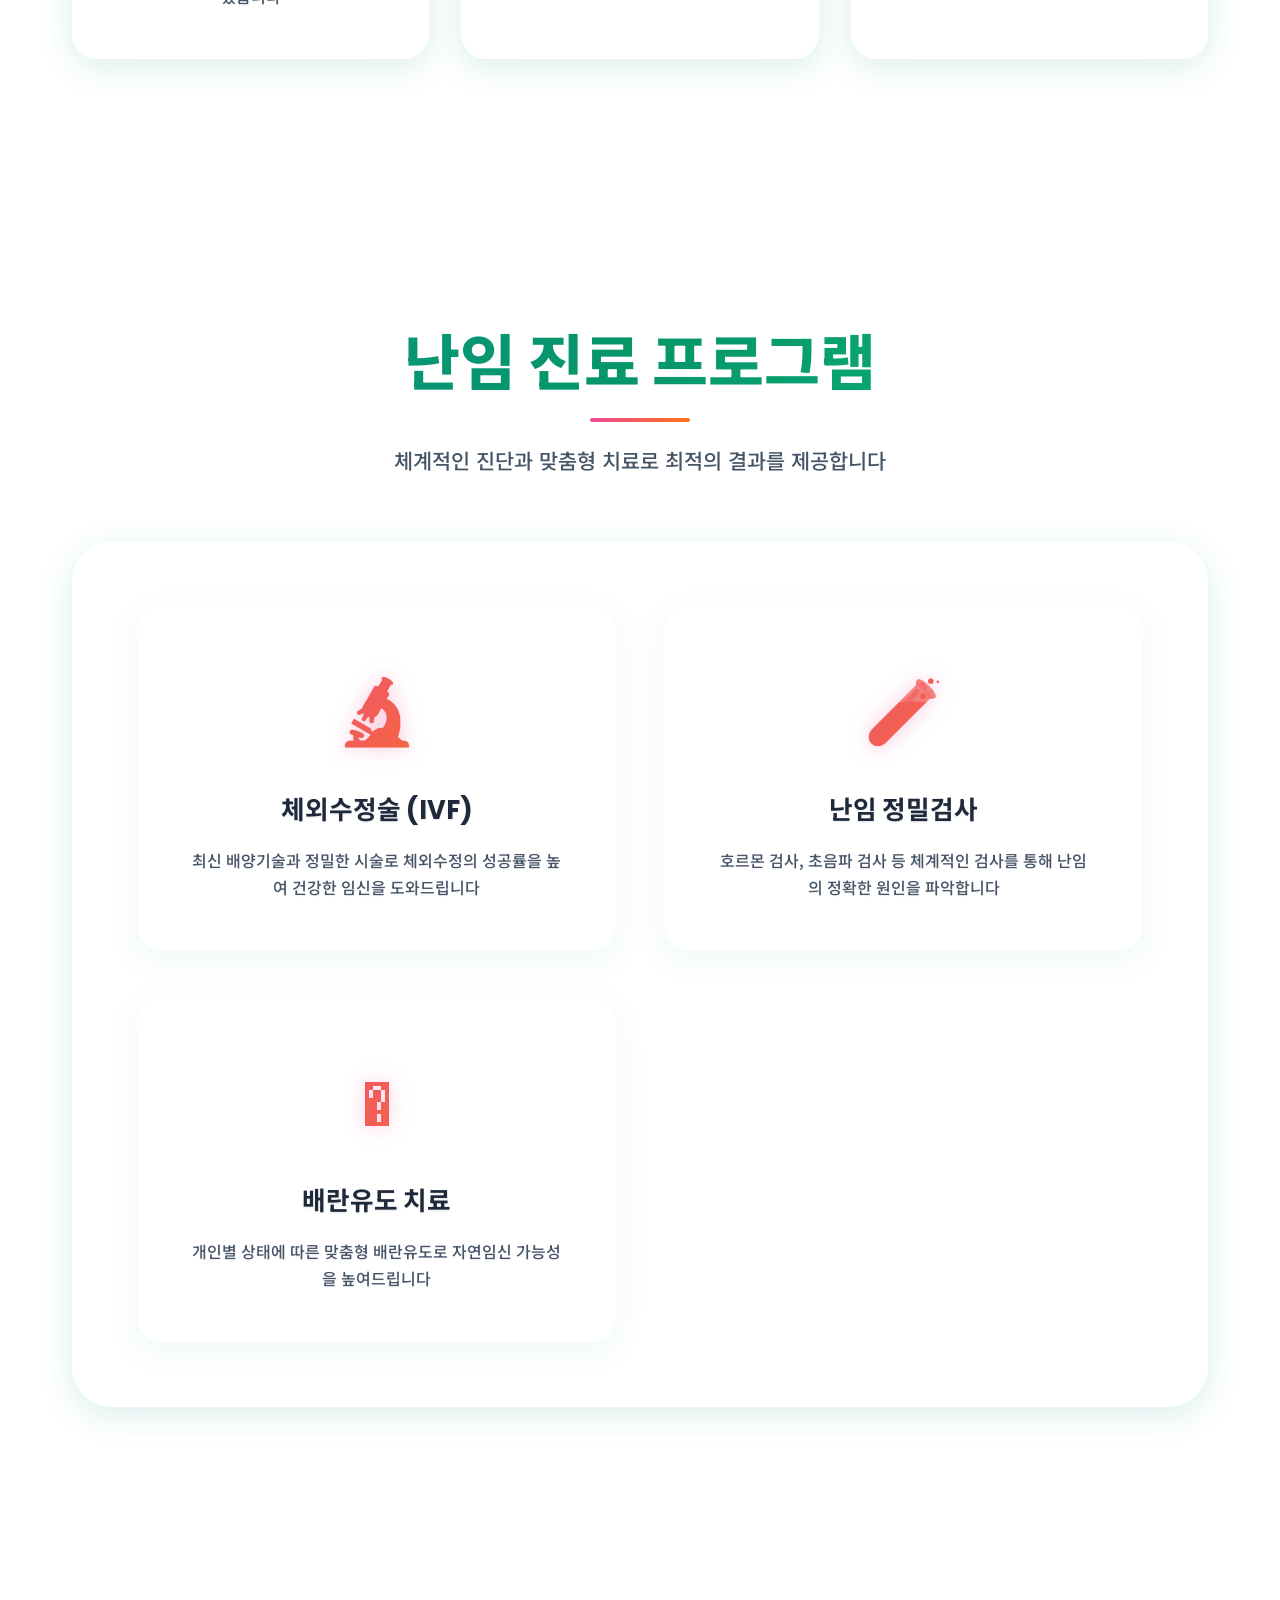
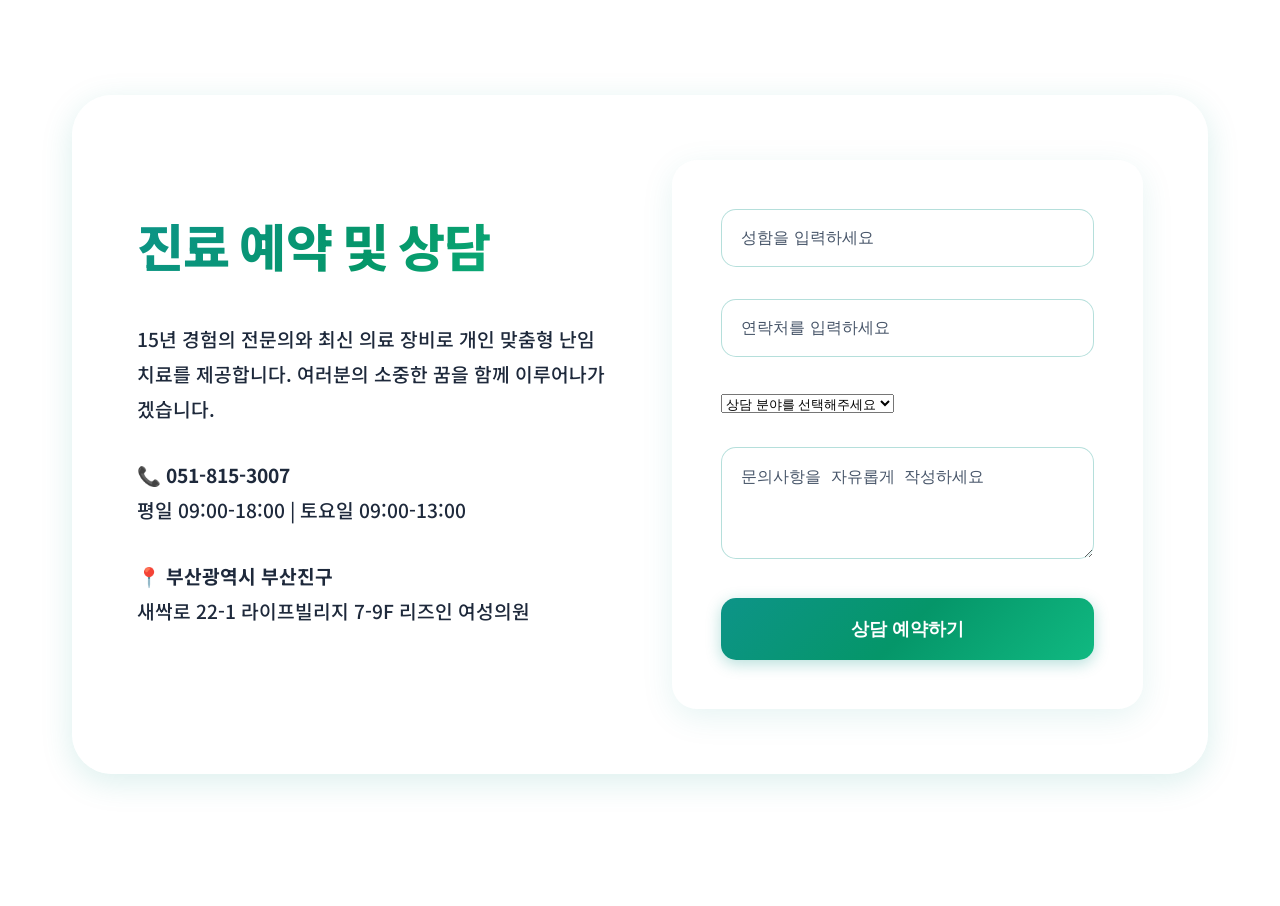
<file: html/hompage/lizin7.html>
<!DOCTYPE html>
<html lang="ko">
<head>
    <meta charset="UTF-8">
    <meta name="viewport" content="width=device-width, initial-scale=1.0">
    <title>LIZIN 난임센터 - 개인 맞춤형 난임치료</title>
    <link href="https://fonts.googleapis.com/css2?family=Noto+Sans+KR:wght@300;400;500;600;700;900&family=Poppins:wght@300;400;500;600;700;800;900&family=Orbitron:wght@400;700;900&display=swap" rel="stylesheet">
    <style>
        * {
            margin: 0;
            padding: 0;
            box-sizing: border-box;
        }

        :root {
            /* lizin4의 의료진 색상 팔레트 */
            --primary-teal: #0d9488;
            --primary-sage: #059669;
            --primary-emerald: #10b981;
            --primary-mint: #6ee7b7;
            --primary-pearl: #f0fdfa;
            
            /* lizin6의 현대적 색상들 */
            --primary: #6366f1;
            --secondary: #8b5cf6;
            --accent: #ec4899;
            
            /* 통합된 색상 시스템 */
            --glass-bg: rgba(255, 255, 255, 0.7);
            --glass-border: rgba(255, 255, 255, 0.4);
            --text-primary: #1e293b;
            --text-secondary: #475569;
            --text-light: #64748b;
            --text-white: #ffffff;
            
            /* 통합된 그라디언트 */
            --gradient-primary: linear-gradient(135deg, var(--primary-teal) 0%, var(--primary-sage) 50%, var(--primary-emerald) 100%);
            --gradient-secondary: linear-gradient(135deg, #ec4899 0%, #f97316 100%);
            --gradient-bg: linear-gradient(135deg, #e0f2fe 0%, #f0f9ff 25%, #f0fdfa 50%, #fff7ed 75%, #f0fdf4 100%);
            --gradient-accent: linear-gradient(135deg, #0066ff 0%, #6610f2 20%, #dc3545 40%, #fd7e14 60%, #198754 80%, #0dcaf0 100%);
            
            /* 그림자 시스템 */
            --shadow-glass: 0 8px 32px rgba(13, 148, 136, 0.15);
            --shadow-hover: 0 15px 35px rgba(13, 148, 136, 0.25);
        }

        body {
            font-family: 'Noto Sans KR', 'Poppins', sans-serif;
            line-height: 1.6;
            color: var(--text-primary);
            background: var(--gradient-bg);
            background-attachment: fixed;
            overflow-x: hidden;
            position: relative;
        }

        /* lizin6의 부드러운 배경 애니메이션 */
        body::before {
            content: '';
            position: fixed;
            top: 0;
            left: 0;
            width: 100%;
            height: 100%;
            background: 
                radial-gradient(circle at 20% 50%, rgba(13, 148, 136, 0.08) 0%, transparent 50%),
                radial-gradient(circle at 80% 20%, rgba(5, 150, 105, 0.08) 0%, transparent 50%),
                radial-gradient(circle at 40% 80%, rgba(16, 185, 129, 0.06) 0%, transparent 50%);
            animation: gentleGradientShift 30s ease infinite;
            z-index: -1;
        }

        @keyframes gentleGradientShift {
            0%, 100% { opacity: 1; transform: rotate(0deg) scale(1); }
            33% { opacity: 0.9; transform: rotate(5deg) scale(1.02); }
            66% { opacity: 0.95; transform: rotate(-3deg) scale(0.98); }
        }

        .container {
            max-width: 1200px;
            margin: 0 auto;
            padding: 0 2rem;
        }

        /* lizin6의 네비게이션 스타일과 lizin4의 의료진 느낌 결합 */
        nav {
            position: fixed;
            top: 20px;
            left: 50%;
            transform: translateX(-50%);
            z-index: 1000;
            padding: 1.2rem 3rem;
            border-radius: 50px;
            background: rgba(255, 255, 255, 0.8);
            backdrop-filter: blur(20px);
            -webkit-backdrop-filter: blur(20px);
            border: 1px solid rgba(255, 255, 255, 0.6);
            box-shadow: 0 8px 32px rgba(13, 148, 136, 0.1);
            transition: all 0.3s ease;
            min-width: 600px;
        }

        .nav-content {
            display: flex;
            justify-content: space-between;
            align-items: center;
            gap: 4rem;
            width: 100%;
        }

        .logo {
            font-family: 'Orbitron', 'Poppins', sans-serif;
            font-size: 2rem;
            font-weight: 700;
            background: var(--gradient-primary);
            -webkit-background-clip: text;
            background-clip: text;
            -webkit-text-fill-color: transparent;
            letter-spacing: 0.05em;
            position: relative;
        }

        .logo::before {
            content: '🧬';
            position: absolute;
            left: -35px;
            top: 50%;
            transform: translateY(-50%);
            font-size: 1.2em;
            animation: pulse 2s ease-in-out infinite;
        }

        @keyframes pulse {
            0%, 100% { opacity: 0.7; transform: translateY(-50%) scale(1); }
            50% { opacity: 1; transform: translateY(-50%) scale(1.1); }
        }

        .nav-links {
            display: flex;
            gap: 2.5rem;
            list-style: none;
            align-items: center;
        }

        .nav-links a {
            text-decoration: none;
            color: var(--text-primary);
            font-family: 'Poppins', 'Noto Sans KR', sans-serif;
            font-weight: 600;
            font-size: 1rem;
            transition: all 0.3s ease;
            padding: 0.6rem 1.5rem;
            border-radius: 25px;
            white-space: nowrap;
        }

        .nav-links a:hover {
            background: rgba(13, 148, 136, 0.1);
            color: var(--primary-teal);
            transform: translateY(-2px);
        }

        .cta-btn {
            font-family: 'Poppins', 'Noto Sans KR', sans-serif;
            background: var(--gradient-primary);
            color: white;
            padding: 0.8rem 2.5rem;
            border: none;
            border-radius: 50px;
            font-weight: 700;
            font-size: 0.95rem;
            cursor: pointer;
            transition: all 0.3s ease;
            text-decoration: none;
            display: inline-block;
            box-shadow: 0 4px 15px rgba(13, 148, 136, 0.3);
            letter-spacing: 0.02em;
            white-space: nowrap;
        }

        .cta-btn:hover {
            transform: translateY(-3px);
            box-shadow: 0 8px 25px rgba(13, 148, 136, 0.4);
        }

        /* Hero Section - lizin6의 레이아웃과 lizin4의 의료진 스타일 */
        .hero {
            min-height: 100vh;
            display: flex;
            align-items: center;
            padding: 8rem 0 4rem;
            position: relative;
        }

        .hero-content {
            display: grid;
            grid-template-columns: 1fr 1fr;
            gap: 4rem;
            align-items: center;
        }

        .hero-text {
            z-index: 2;
        }

        /* lizin4의 배지 스타일 */
        .hero-badge {
            display: inline-block;
            background: rgba(13, 148, 136, 0.1);
            backdrop-filter: blur(15px);
            -webkit-backdrop-filter: blur(15px);
            border: 1px solid rgba(13, 148, 136, 0.2);
            color: var(--primary-teal);
            padding: 0.6rem 1.2rem;
            border-radius: 25px;
            font-size: 0.875rem;
            font-weight: 600;
            margin-bottom: 2rem;
            box-shadow: 0 8px 32px rgba(13, 148, 136, 0.1);
        }

        /* lizin6의 애니메이션 타이틀 개선 */
        .hero-text h1 {
            font-family: 'Poppins', 'Noto Sans KR', sans-serif;
            font-size: 4.2rem;
            font-weight: 800;
            line-height: 1.2;
            margin-bottom: 2rem;
            letter-spacing: -0.02em;
            position: relative;
            color: var(--text-primary);
            text-shadow: 
                0 2px 8px rgba(255, 255, 255, 0.8),
                0 1px 4px rgba(255, 255, 255, 0.6);
        }
        
        .hero-text h1 span {
            background: var(--gradient-accent);
            -webkit-background-clip: text;
            background-clip: text;
            -webkit-text-fill-color: transparent;
            background-size: 400% 400%;
            animation: vibrantGradient 4s ease-in-out infinite;
            color: var(--text-primary);
        }
        
        @keyframes vibrantGradient {
            0% { background-position: 0% 50%; }
            25% { background-position: 100% 0%; }
            50% { background-position: 100% 100%; }
            75% { background-position: 0% 100%; }
            100% { background-position: 0% 50%; }
        }

        .hero-text p {
            font-family: 'Noto Sans KR', 'Poppins', sans-serif;
            font-size: 1.3rem;
            color: var(--text-secondary);
            margin-bottom: 3rem;
            line-height: 1.8;
            font-weight: 500;
        }

        /* lizin4의 통계 카드와 lizin6의 글래스모피즘 결합 */
        .hero-stats {
            display: flex;
            gap: 1.5rem;
            margin-top: 2rem;
        }

        .stat-item {
            background: var(--glass-bg);
            backdrop-filter: blur(20px);
            -webkit-backdrop-filter: blur(20px);
            border-radius: 20px;
            border: 1px solid var(--glass-border);
            box-shadow: var(--shadow-glass);
            padding: 1.5rem;
            text-align: center;
            transition: all 0.3s ease;
            flex: 1;
        }

        .stat-item:hover {
            transform: translateY(-5px);
            box-shadow: var(--shadow-hover);
        }

        .stat-number {
            font-size: 2rem;
            font-weight: 800;
            color: var(--primary-teal);
            display: block;
        }

        .stat-label {
            font-size: 0.875rem;
            color: var(--text-light);
            font-weight: 500;
        }

        /* lizin6의 glass card 개선 */
        .hero-visual {
            position: relative;
            height: 500px;
            display: flex;
            align-items: center;
            justify-content: center;
        }

        .glass-card {
            background: var(--glass-bg);
            backdrop-filter: blur(20px);
            -webkit-backdrop-filter: blur(20px);
            border-radius: 30px;
            border: 1px solid var(--glass-border);
            box-shadow: var(--shadow-glass);
            padding: 3rem;
            text-align: center;
            transition: all 0.3s ease;
            position: relative;
            overflow: hidden;
        }

        .glass-card:hover {
            transform: translateY(-10px);
            box-shadow: var(--shadow-hover);
        }

        .glass-card::before {
            content: '';
            position: absolute;
            top: 0;
            left: -100%;
            width: 100%;
            height: 100%;
            background: linear-gradient(90deg, transparent, rgba(255,255,255,0.2), transparent);
            animation: shimmer 3s infinite;
        }

        @keyframes shimmer {
            0% { left: -100%; }
            100% { left: 100%; }
        }

        .hero-icon {
            font-size: 5rem;
            margin-bottom: 2rem;
            display: block;
            filter: drop-shadow(0 0 20px rgba(13, 148, 136, 0.5));
            animation: float 3s ease-in-out infinite;
        }

        @keyframes float {
            0%, 100% { transform: translateY(0px); }
            50% { transform: translateY(-20px); }
        }

        .glass-card h3 {
            font-family: 'Poppins', 'Noto Sans KR', sans-serif;
            font-size: 2rem;
            font-weight: 700;
            margin-bottom: 1rem;
            background: var(--gradient-primary);
            -webkit-background-clip: text;
            background-clip: text;
            -webkit-text-fill-color: transparent;
        }

        .glass-card p {
            color: var(--text-primary);
            font-size: 1.1rem;
            font-weight: 500;
            text-shadow: 0 1px 2px rgba(0, 0, 0, 0.1);
        }

        /* Features Section */
        .features {
            padding: 8rem 0;
            position: relative;
        }

        .section-title {
            text-align: center;
            font-family: 'Poppins', 'Noto Sans KR', sans-serif;
            font-size: 3.8rem;
            font-weight: 800;
            margin-bottom: 2rem;
            background: var(--gradient-primary);
            -webkit-background-clip: text;
            background-clip: text;
            -webkit-text-fill-color: transparent;
            position: relative;
        }
        
        .section-title::after {
            content: '';
            position: absolute;
            bottom: -10px;
            left: 50%;
            transform: translateX(-50%);
            width: 100px;
            height: 4px;
            background: var(--gradient-secondary);
            border-radius: 2px;
            animation: expandContract 3s ease-in-out infinite;
        }
        
        @keyframes expandContract {
            0%, 100% { width: 100px; opacity: 0.7; }
            50% { width: 150px; opacity: 1; }
        }

        .section-subtitle {
            text-align: center;
            font-size: 1.3rem;
            color: var(--text-secondary);
            margin-bottom: 4rem;
            max-width: 600px;
            margin-left: auto;
            margin-right: auto;
            font-weight: 500;
        }

        .features-grid {
            display: grid;
            grid-template-columns: repeat(auto-fit, minmax(300px, 1fr));
            gap: 2rem;
        }

        .feature-card {
            background: var(--glass-bg);
            backdrop-filter: blur(20px);
            -webkit-backdrop-filter: blur(20px);
            border-radius: 25px;
            border: 1px solid var(--glass-border);
            box-shadow: var(--shadow-glass);
            padding: 3rem 2rem;
            text-align: center;
            transition: all 0.3s ease;
            position: relative;
            overflow: hidden;
        }

        .feature-card:hover {
            transform: translateY(-15px) scale(1.02);
            box-shadow: var(--shadow-hover);
        }

        .feature-icon {
            font-size: 4rem;
            margin-bottom: 2rem;
            display: block;
            background: var(--gradient-secondary);
            -webkit-background-clip: text;
            background-clip: text;
            -webkit-text-fill-color: transparent;
            filter: drop-shadow(0 0 10px rgba(236, 72, 153, 0.3));
        }

        .feature-title {
            font-family: 'Poppins', 'Noto Sans KR', sans-serif;
            font-size: 1.6rem;
            font-weight: 700;
            margin-bottom: 1rem;
            color: var(--text-primary);
            text-shadow: 0 1px 2px rgba(0, 0, 0, 0.1);
        }

        .feature-text {
            color: var(--text-secondary);
            line-height: 1.7;
            font-weight: 500;
            text-shadow: 0 1px 2px rgba(0, 0, 0, 0.05);
        }

        /* Services Section */
        .services {
            padding: 8rem 0;
            position: relative;
        }

        .services-container {
            background: var(--glass-bg);
            backdrop-filter: blur(20px);
            -webkit-backdrop-filter: blur(20px);
            border-radius: 40px;
            border: 1px solid var(--glass-border);
            box-shadow: var(--shadow-glass);
            padding: 4rem;
            margin: 2rem 0;
        }

        .services-grid {
            display: grid;
            grid-template-columns: repeat(auto-fit, minmax(350px, 1fr));
            gap: 3rem;
        }

        .service-card {
            background: rgba(255, 255, 255, 0.4);
            backdrop-filter: blur(15px);
            -webkit-backdrop-filter: blur(15px);
            border-radius: 25px;
            border: 1px solid rgba(255, 255, 255, 0.5);
            box-shadow: 0 8px 32px rgba(13, 148, 136, 0.08);
            padding: 3rem;
            text-align: center;
            transition: all 0.3s ease;
            position: relative;
        }

        .service-card:hover {
            transform: translateY(-10px);
            background: rgba(255, 255, 255, 0.5);
            box-shadow: 0 15px 35px rgba(13, 148, 136, 0.15);
        }

        /* Contact Section */
        .contact {
            padding: 8rem 0;
            position: relative;
        }

        .contact-container {
            background: var(--glass-bg);
            backdrop-filter: blur(20px);
            -webkit-backdrop-filter: blur(20px);
            border-radius: 40px;
            border: 1px solid var(--glass-border);
            box-shadow: var(--shadow-glass);
            padding: 4rem;
            display: grid;
            grid-template-columns: 1fr 1fr;
            gap: 4rem;
            align-items: center;
        }

        .contact-info h2 {
            font-family: 'Poppins', 'Noto Sans KR', sans-serif;
            font-size: 3.2rem;
            font-weight: 800;
            margin-bottom: 2rem;
            background: var(--gradient-primary);
            -webkit-background-clip: text;
            background-clip: text;
            -webkit-text-fill-color: transparent;
            letter-spacing: -0.01em;
        }

        .contact-info p {
            font-size: 1.2rem;
            margin-bottom: 2rem;
            color: var(--text-primary);
            line-height: 1.8;
            font-weight: 500;
        }

        .contact-form {
            background: rgba(255, 255, 255, 0.1);
            backdrop-filter: blur(15px);
            -webkit-backdrop-filter: blur(15px);
            border-radius: 25px;
            border: 1px solid rgba(255, 255, 255, 0.2);
            box-shadow: 0 8px 32px rgba(13, 148, 136, 0.1);
            padding: 3rem;
        }

        .form-group {
            margin-bottom: 2rem;
        }

        .form-group input,
        .form-group textarea {
            width: 100%;
            padding: 1.2rem;
            border: 1px solid rgba(13, 148, 136, 0.3);
            border-radius: 15px;
            background: rgba(255, 255, 255, 0.1);
            backdrop-filter: blur(10px);
            color: var(--text-primary);
            font-size: 1rem;
            transition: all 0.3s ease;
        }

        .form-group input:focus,
        .form-group textarea:focus {
            outline: none;
            border-color: var(--primary-teal);
            background: rgba(255, 255, 255, 0.2);
            box-shadow: 0 0 20px rgba(13, 148, 136, 0.3);
        }

        .form-group input::placeholder,
        .form-group textarea::placeholder {
            color: var(--text-secondary);
            font-weight: 500;
        }

        .submit-btn {
            width: 100%;
            background: var(--gradient-primary);
            color: white;
            padding: 1.2rem;
            border: none;
            border-radius: 15px;
            font-size: 1.1rem;
            font-weight: 600;
            cursor: pointer;
            transition: all 0.3s ease;
            box-shadow: 0 4px 15px rgba(13, 148, 136, 0.3);
        }

        .submit-btn:hover {
            transform: translateY(-3px);
            box-shadow: 0 8px 25px rgba(13, 148, 136, 0.4);
        }

        /* Floating Elements */
        .floating-element {
            position: absolute;
            opacity: 0.1;
            animation: floatRandom 20s infinite linear;
        }

        .floating-element:nth-child(1) { top: 10%; left: 10%; animation-delay: 0s; }
        .floating-element:nth-child(2) { top: 20%; right: 10%; animation-delay: 5s; }
        .floating-element:nth-child(3) { bottom: 30%; left: 20%; animation-delay: 10s; }
        .floating-element:nth-child(4) { bottom: 10%; right: 20%; animation-delay: 15s; }

        @keyframes floatRandom {
            0%, 100% { transform: translateY(0px) rotate(0deg); }
            25% { transform: translateY(-20px) rotate(90deg); }
            50% { transform: translateY(-10px) rotate(180deg); }
            75% { transform: translateY(-30px) rotate(270deg); }
        }

        /* Animations */
        .fade-in {
            opacity: 0;
            transform: translateY(30px);
            transition: all 0.8s ease;
        }

        .fade-in.visible {
            opacity: 1;
            transform: translateY(0);
        }

        .slide-in-left {
            opacity: 0;
            transform: translateX(-50px);
            transition: all 0.8s ease;
        }

        .slide-in-left.visible {
            opacity: 1;
            transform: translateX(0);
        }

        .slide-in-right {
            opacity: 0;
            transform: translateX(50px);
            transition: all 0.8s ease;
        }

        .slide-in-right.visible {
            opacity: 1;
            transform: translateX(0);
        }

        /* Responsive */
        @media (max-width: 768px) {
            nav {
                top: 10px;
                left: 10px;
                right: 10px;
                transform: none;
                border-radius: 20px;
                min-width: auto;
                padding: 1rem 1.5rem;
            }

            .nav-content {
                gap: 1rem;
            }

            .nav-links {
                display: none;
            }

            .hero-content {
                grid-template-columns: 1fr;
                text-align: center;
                gap: 3rem;
            }

            .hero-text h1 {
                font-size: 2.5rem;
            }

            .hero-visual {
                height: 300px;
            }

            .hero-stats {
                flex-direction: column;
                gap: 1rem;
            }

            .contact-container {
                grid-template-columns: 1fr;
                gap: 3rem;
            }

            .services-grid {
                grid-template-columns: 1fr;
            }

            .section-title {
                font-size: 2.5rem;
            }

            .container {
                padding: 0 1rem;
            }
        }

        @media (max-width: 480px) {
            .hero-text h1 {
                font-size: 2rem;
            }

            .glass-card {
                padding: 2rem;
            }

            .services-container,
            .contact-container {
                padding: 2rem;
                border-radius: 25px;
            }

            .section-title {
                font-size: 2rem;
            }
        }
    </style>
</head>
<body>
    <!-- Floating Background Elements -->
    <div class="floating-element">🧬</div>
    <div class="floating-element">💎</div>
    <div class="floating-element">⭐</div>
    <div class="floating-element">🌙</div>

    <!-- Navigation -->
    <nav>
        <div class="nav-content">
            <div class="logo">LIZIN</div>
            <ul class="nav-links">
                <li><a href="#features">특징</a></li>
                <li><a href="#services">서비스</a></li>
                <li><a href="#contact">상담</a></li>
            </ul>
            <a href="#contact" class="cta-btn">무료상담</a>
        </div>
    </nav>

    <!-- Hero Section -->
    <section class="hero">
        <div class="container">
            <div class="hero-content">
                <div class="hero-text slide-in-left">
                    <div class="hero-badge">🏆 업계 최고 성공률 98%</div>
                    <h1><span>맞춤형 난임치료</span><br><span>새로운 희망</span></h1>
                    <p>15년 경험의 전문 의료진과 최신 의료 장비가 만나 체계적인 난임 치료를 제공합니다. 정확한 진단과 맞춤형 치료로 여러분의 소중한 꿈을 현실로 만들어드립니다.</p>
                    <a href="#contact" class="cta-btn">진료 예약하기</a>
                    
                    <!-- lizin4의 통계 카드 추가 -->
                    <div class="hero-stats">
                        <div class="stat-item">
                            <span class="stat-number">98%</span>
                            <span class="stat-label">성공률</span>
                        </div>
                        <div class="stat-item">
                            <span class="stat-number">15년</span>
                            <span class="stat-label">경력</span>
                        </div>
                        <div class="stat-item">
                            <span class="stat-number">5000+</span>
                            <span class="stat-label">성공사례</span>
                        </div>
                    </div>
                </div>
                <div class="hero-visual slide-in-right">
                    <div class="glass-card">
                        <span class="hero-icon">🔬</span>
                        <h3>AI 맞춤 분석</h3>
                        <p>개인별 데이터 분석으로<br>최적의 치료 계획 수립</p>
                    </div>
                </div>
            </div>
        </div>
    </section>

    <!-- Features Section -->
    <section id="features" class="features">
        <div class="container">
            <h2 class="section-title fade-in">LIZIN 난임센터를 선택하는 이유</h2>
            <p class="section-subtitle fade-in">체계적인 진료 시스템과 전문의료진으로 최고의 치료 결과를 제공합니다</p>
            
            <div class="features-grid">
                <div class="feature-card fade-in">
                    <span class="feature-icon">🏆</span>
                    <h3 class="feature-title">98% 성공률</h3>
                    <p class="feature-text">15년 경험의 전문의료진과 체계적인 치료 프로토콜로 업계 최고 수준의 성공률을 달성했습니다</p>
                </div>
                <div class="feature-card fade-in">
                    <span class="feature-icon">🔬</span>
                    <h3 class="feature-title">최신 의료 장비</h3>
                    <p class="feature-text">첨단 배양 시설과 정밀 진단 장비를 통해 정확한 검사와 안전한 시술을 제공합니다</p>
                </div>
                <div class="feature-card fade-in">
                    <span class="feature-icon">🩺</span>
                    <h3 class="feature-title">전문의 1:1 상담</h3>
                    <p class="feature-text">개인별 상황에 맞는 맞춤형 치료 계획을 세우고 전 과정을 책임지고 관리합니다</p>
                </div>
            </div>
        </div>
    </section>

    <!-- Services Section -->
    <section id="services" class="services">
        <div class="container">
            <h2 class="section-title fade-in">난임 진료 프로그램</h2>
            <p class="section-subtitle fade-in">체계적인 진단과 맞춤형 치료로 최적의 결과를 제공합니다</p>
            
            <div class="services-container fade-in">
                <div class="services-grid">
                    <div class="service-card">
                        <span class="feature-icon">🔬</span>
                        <h3 class="feature-title">체외수정술 (IVF)</h3>
                        <p class="feature-text">최신 배양기술과 정밀한 시술로 체외수정의 성공률을 높여 건강한 임신을 도와드립니다</p>
                    </div>
                    <div class="service-card">
                        <span class="feature-icon">🧪</span>
                        <h3 class="feature-title">난임 정밀검사</h3>
                        <p class="feature-text">호르몬 검사, 초음파 검사 등 체계적인 검사를 통해 난임의 정확한 원인을 파악합니다</p>
                    </div>
                    <div class="service-card">
                        <span class="feature-icon">�</span>
                        <h3 class="feature-title">배란유도 치료</h3>
                        <p class="feature-text">개인별 상태에 따른 맞춤형 배란유도로 자연임신 가능성을 높여드립니다</p>
                    </div>
                </div>
            </div>
        </div>
    </section>

    <!-- Contact Section -->
    <section id="contact" class="contact">
        <div class="container">
            <div class="contact-container">
                <div class="contact-info slide-in-left">
                    <h2>진료 예약 및 상담</h2>
                    <p>15년 경험의 전문의와 최신 의료 장비로 개인 맞춤형 난임 치료를 제공합니다. 여러분의 소중한 꿈을 함께 이루어나가겠습니다.</p>
                    <p><strong>📞 051-815-3007</strong><br>평일 09:00-18:00 | 토요일 09:00-13:00</p>
                    <p><strong>📍 부산광역시 부산진구</strong><br>새싹로 22-1 라이프빌리지 7-9F 리즈인 여성의원</p>
                </div>
                <div class="contact-form slide-in-right">
                    <form>
                        <div class="form-group">
                            <input type="text" placeholder="성함을 입력하세요" required>
                        </div>
                        <div class="form-group">
                            <input type="tel" placeholder="연락처를 입력하세요" required>
                        </div>
                        <div class="form-group">
                            <select required>
                                <option value="">상담 분야를 선택해주세요</option>
                                <option value="초진상담">초진 상담</option>
                                <option value="체외수정">체외수정 상담</option>
                                <option value="정밀검사">정밀검사 상담</option>
                            </select>
                        </div>
                        <div class="form-group">
                            <textarea rows="4" placeholder="문의사항을 자유롭게 작성하세요"></textarea>
                        </div>
                        <button type="submit" class="submit-btn">상담 예약하기</button>
                    </form>
                </div>
            </div>
        </div>
    </section>

    <script>
        // Glassmorphism Interactive Effects
        document.addEventListener('DOMContentLoaded', function() {
            // Mouse tracking for glass cards
            const glassCards = document.querySelectorAll('.glass-card, .feature-card, .service-card');
            
            glassCards.forEach(card => {
                card.addEventListener('mousemove', function(e) {
                    const rect = this.getBoundingClientRect();
                    const x = e.clientX - rect.left;
                    const y = e.clientY - rect.top;
                    
                    const centerX = rect.width / 2;
                    const centerY = rect.height / 2;
                    
                    const rotateX = (y - centerY) / 10;
                    const rotateY = (centerX - x) / 10;
                    
                    this.style.transform = `perspective(1000px) rotateX(${rotateX}deg) rotateY(${rotateY}deg) translateZ(20px)`;
                });
                
                card.addEventListener('mouseleave', function() {
                    this.style.transform = 'perspective(1000px) rotateX(0) rotateY(0) translateZ(0)';
                });
            });

            // Parallax effect for floating elements
            const floatingElements = document.querySelectorAll('.floating-element');
            
            window.addEventListener('scroll', () => {
                const scrolled = window.pageYOffset;
                const rate = scrolled * -0.5;
                
                floatingElements.forEach((element, index) => {
                    const speed = (index + 1) * 0.3;
                    element.style.transform = `translateY(${rate * speed}px) rotate(${scrolled * 0.1}deg)`;
                });
            });

            // Enhanced scroll animations
            const observerOptions = {
                threshold: 0.1,
                rootMargin: '0px 0px -50px 0px'
            };

            const observer = new IntersectionObserver((entries) => {
                entries.forEach(entry => {
                    if (entry.isIntersecting) {
                        entry.target.classList.add('visible');
                        
                        // Add staggered animation for grid items
                        if (entry.target.parentElement.classList.contains('features-grid') ||
                            entry.target.parentElement.classList.contains('services-grid')) {
                            const siblings = Array.from(entry.target.parentElement.children);
                            const index = siblings.indexOf(entry.target);
                            entry.target.style.animationDelay = `${index * 0.2}s`;
                        }
                    }
                });
            }, observerOptions);

            document.querySelectorAll('.fade-in, .slide-in-left, .slide-in-right').forEach(el => {
                observer.observe(el);
            });

            // Smooth scrolling
            document.querySelectorAll('a[href^="#"]').forEach(anchor => {
                anchor.addEventListener('click', function (e) {
                    e.preventDefault();
                    const target = document.querySelector(this.getAttribute('href'));
                    if (target) {
                        target.scrollIntoView({
                            behavior: 'smooth',
                            block: 'start'
                        });
                    }
                });
            });

            // Form submission with glass effect
            document.querySelector('form').addEventListener('submit', function(e) {
                e.preventDefault();
                const btn = this.querySelector('.submit-btn');
                const originalText = btn.textContent;
                
                // Glass loading effect
                btn.style.background = 'rgba(255, 255, 255, 0.3)';
                btn.style.backdropFilter = 'blur(20px)';
                btn.textContent = '처리 중... ✨';
                
                setTimeout(() => {
                    btn.textContent = '신청 완료! 곧 연락드립니다 🎉';
                    btn.style.background = 'linear-gradient(135deg, #4ade80, #22c55e)';
                    
                    setTimeout(() => {
                        this.reset();
                        btn.textContent = originalText;
                        btn.style.background = 'linear-gradient(135deg, #0d9488, #059669)';
                        btn.style.backdropFilter = 'none';
                    }, 3000);
                }, 2000);
            });

            // Dynamic navigation background
            window.addEventListener('scroll', () => {
                const nav = document.querySelector('nav');
                const scrolled = window.pageYOffset;
                
                if (scrolled > 100) {
                    nav.style.background = 'rgba(255, 255, 255, 0.9)';
                    nav.style.backdropFilter = 'blur(25px)';
                    nav.style.boxShadow = '0 8px 32px rgba(13, 148, 136, 0.2)';
                } else {
                    nav.style.background = 'rgba(255, 255, 255, 0.8)';
                    nav.style.backdropFilter = 'blur(20px)';
                    nav.style.boxShadow = '0 8px 32px rgba(13, 148, 136, 0.1)';
                }
            });

            // Glass ripple effect on click
            document.addEventListener('click', function(e) {
                if (e.target.classList.contains('cta-btn') || 
                    e.target.classList.contains('submit-btn')) {
                    
                    const ripple = document.createElement('span');
                    const rect = e.target.getBoundingClientRect();
                    const size = Math.max(rect.width, rect.height);
                    const x = e.clientX - rect.left - size / 2;
                    const y = e.clientY - rect.top - size / 2;
                    
                    ripple.style.cssText = `
                        position: absolute;
                        width: ${size}px;
                        height: ${size}px;
                        left: ${x}px;
                        top: ${y}px;
                        background: rgba(255, 255, 255, 0.5);
                        border-radius: 50%;
                        transform: scale(0);
                        animation: ripple 0.6s linear;
                        pointer-events: none;
                    `;
                    
                    const style = document.createElement('style');
                    style.textContent = `
                        @keyframes ripple {
                            to {
                                transform: scale(4);
                                opacity: 0;
                            }
                        }
                    `;
                    document.head.appendChild(style);
                    
                    e.target.style.position = 'relative';
                    e.target.style.overflow = 'hidden';
                    e.target.appendChild(ripple);
                    
                    setTimeout(() => {
                        ripple.remove();
                    }, 600);
                }
            });
        });
    </script>
</body>
</html>
</file>
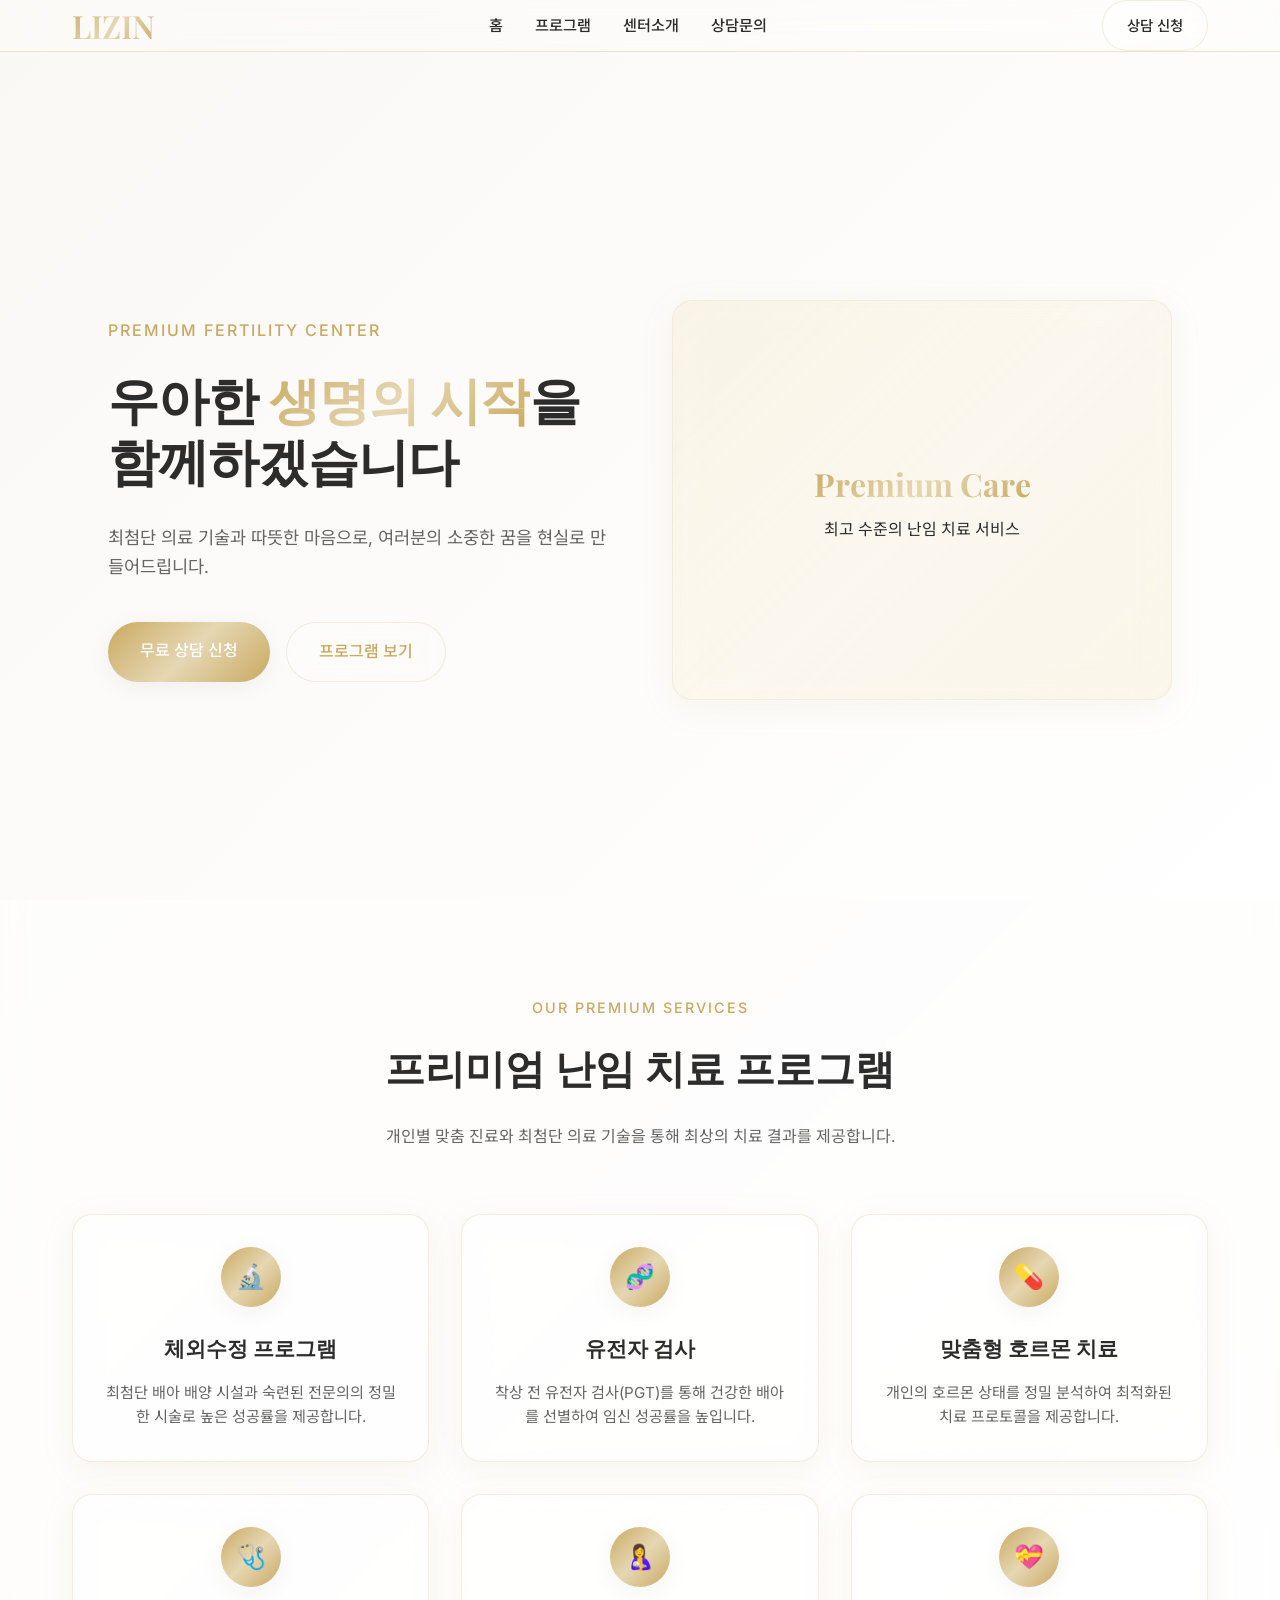
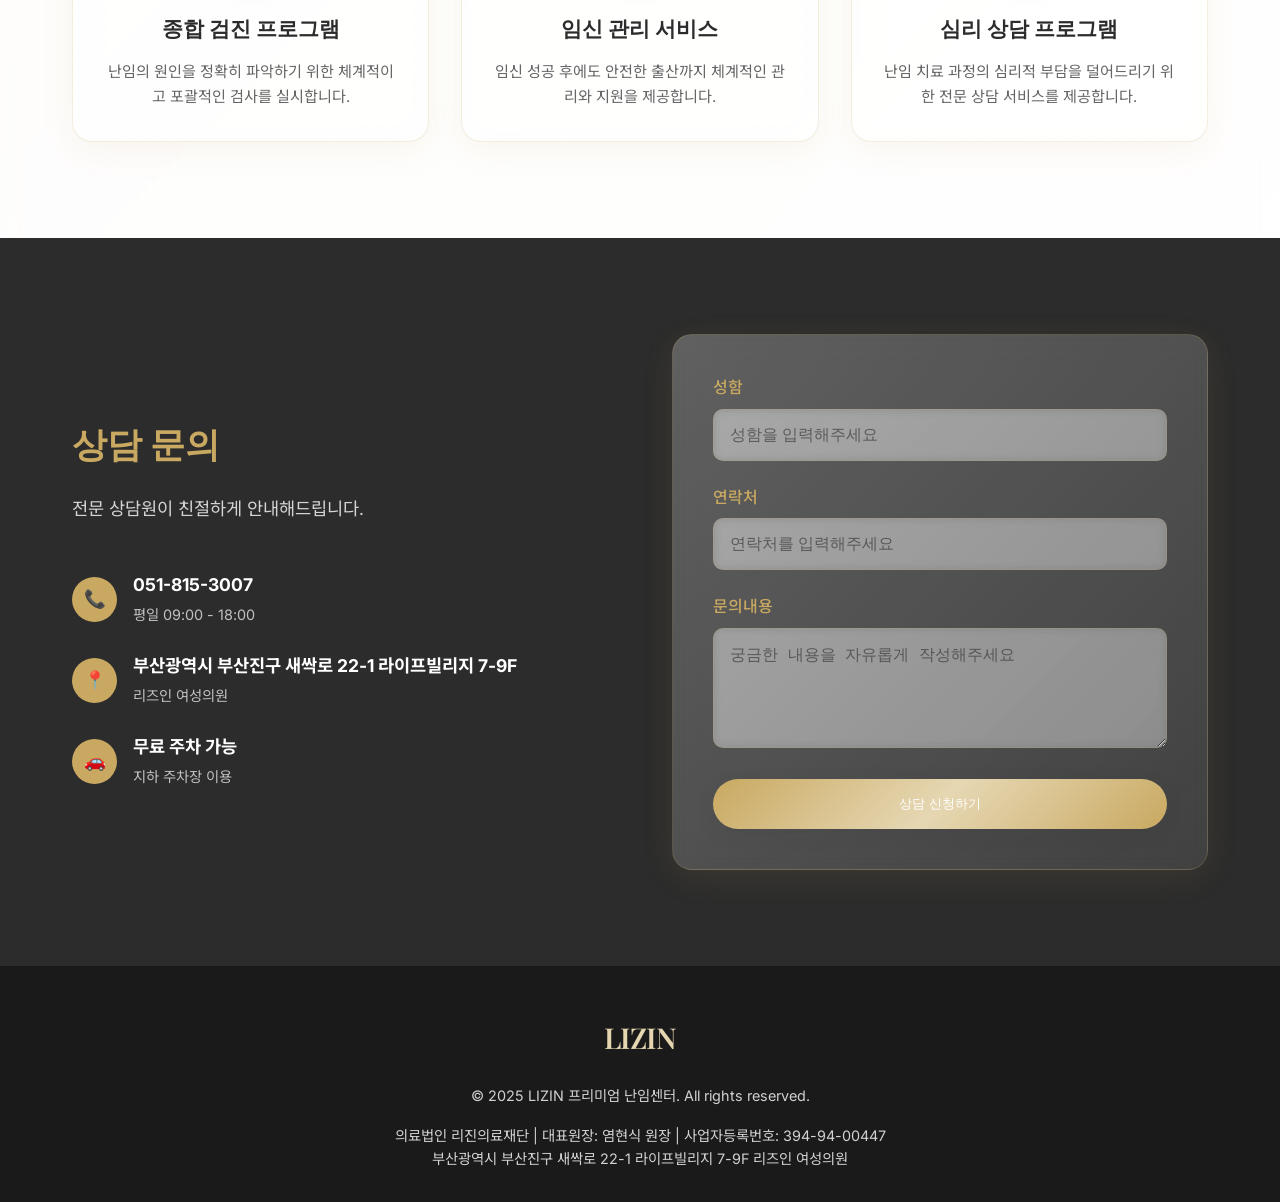
<file: html/hompage/lizin8.html>
<!DOCTYPE html>
<html lang="ko">
<head>
    <meta charset="UTF-8">
    <meta name="viewport" content="width=device-width, initial-scale=1.0">
    <title>LIZIN 프리미엄 난임센터 - 우아한 생명의 시작</title>
    <link href="https://fonts.googleapis.com/css2?family=Playfair+Display:wght@400;500;600;700&family=Inter:wght@300;400;500;600&family=Noto+Sans+KR:wght@300;400;500;600;700&display=swap" rel="stylesheet">
    <style>
        * {
            margin: 0;
            padding: 0;
            box-sizing: border-box;
        }

        :root {
            /* lizin10 스타일 컬러 팔레트 */
            --primary-gold: #c9a961;
            --primary-cream: #faf8f5;
            --primary-charcoal: #2c2c2c;
            --primary-gray: #666666;
            --primary-light-gray: #f5f5f5;
            --accent-brown: #8b7355;
            --soft-gold: #e6d7b3;
            --warm-white: #fefefe;
            
            /* 글래스모피즘 효과 */
            --glass-bg: rgba(255, 255, 255, 0.15);
            --glass-border: rgba(201, 169, 97, 0.2);
            --glass-shadow: rgba(201, 169, 97, 0.1);
            
            /* 고급 그라데이션 */
            --luxury-gradient: linear-gradient(135deg, #c9a961 0%, #e6d7b3 50%, #c9a961 100%);
            --subtle-gradient: linear-gradient(135deg, #faf8f5 0%, #ffffff 100%);
            --glass-gradient: linear-gradient(135deg, rgba(255, 255, 255, 0.25) 0%, rgba(255, 255, 255, 0.1) 100%);
            
            /* 그림자 */
            --luxury-shadow: 0 15px 35px rgba(201, 169, 97, 0.15);
            --glass-shadow-main: 0 8px 32px rgba(201, 169, 97, 0.1);
            --card-shadow: 0 5px 25px rgba(0, 0, 0, 0.05);
            --hover-shadow: 0 15px 50px rgba(201, 169, 97, 0.2);
        }

        body {
            font-family: 'Inter', 'Noto Sans KR', sans-serif;
            line-height: 1.6;
            color: var(--primary-charcoal);
            background: var(--subtle-gradient);
            backdrop-filter: blur(10px);
        }

        /* 글래스모피즘 컨테이너 */
        .container {
            max-width: 1200px;
            margin: 0 auto;
            padding: 0 2rem;
        }

        /* 글래스모피즘 헤더 */
        header {
            position: fixed;
            top: 0;
            left: 0;
            right: 0;
            background: var(--glass-bg);
            backdrop-filter: blur(20px);
            -webkit-backdrop-filter: blur(20px);
            border-bottom: 1px solid var(--glass-border);
            z-index: 1000;
            transition: all 0.3s ease;
        }

        nav {
            display: flex;
            justify-content: space-between;
            align-items: center;
            padding: 1.5rem 0;
        }

        .logo {
            font-family: 'Playfair Display', serif;
            font-size: 2rem;
            font-weight: 600;
            background: var(--luxury-gradient);
            -webkit-background-clip: text;
            -webkit-text-fill-color: transparent;
            background-clip: text;
            letter-spacing: -0.5px;
        }

        .nav-links {
            display: flex;
            gap: 2rem;
            list-style: none;
        }

        .nav-links a {
            text-decoration: none;
            color: var(--primary-charcoal);
            font-weight: 500;
            font-size: 0.95rem;
            transition: all 0.3s ease;
            position: relative;
        }

        .nav-links a:hover {
            color: var(--primary-gold);
        }

        .nav-links a::after {
            content: '';
            position: absolute;
            bottom: -5px;
            left: 50%;
            transform: translateX(-50%);
            width: 0;
            height: 2px;
            background: var(--primary-gold);
            transition: width 0.3s ease;
        }

        .nav-links a:hover::after {
            width: 100%;
        }

        .cta-nav {
            background: var(--glass-gradient);
            backdrop-filter: blur(10px);
            border: 1px solid var(--glass-border);
            color: var(--primary-charcoal);
            padding: 0.8rem 1.5rem;
            border-radius: 25px;
            text-decoration: none;
            font-weight: 500;
            font-size: 0.9rem;
            transition: all 0.3s ease;
        }

        .cta-nav:hover {
            background: var(--primary-gold);
            color: white;
            transform: translateY(-2px);
            box-shadow: var(--card-shadow);
        }

        /* 글래스모피즘 히어로 섹션 */
        .hero {
            min-height: 100vh;
            display: flex;
            align-items: center;
            padding-top: 100px;
            background: var(--subtle-gradient);
        }

        .hero-content {
            display: grid;
            grid-template-columns: 1fr 1fr;
            gap: 4rem;
            align-items: center;
        }

        .hero-text {
            max-width: 500px;
        }

        .hero-subtitle {
            font-size: 1rem;
            color: var(--primary-gold);
            margin-bottom: 1.5rem;
            font-weight: 500;
            letter-spacing: 2px;
            text-transform: uppercase;
        }

        .hero-text h1 {
            font-family: 'Playfair Display', serif;
            font-size: 3.2rem;
            font-weight: 600;
            line-height: 1.2;
            margin-bottom: 2rem;
            color: var(--primary-charcoal);
            letter-spacing: -1px;
        }

        .hero-text h1 .highlight {
            background: var(--luxury-gradient);
            -webkit-background-clip: text;
            -webkit-text-fill-color: transparent;
            background-clip: text;
        }

        .hero-description {
            font-size: 1.1rem;
            color: var(--primary-gray);
            margin-bottom: 2.5rem;
            line-height: 1.7;
        }

        .hero-buttons {
            display: flex;
            gap: 1rem;
        }

        .btn-primary {
            background: var(--luxury-gradient);
            color: white;
            padding: 1rem 2rem;
            border-radius: 30px;
            text-decoration: none;
            font-weight: 500;
            transition: all 0.3s ease;
            border: none;
            box-shadow: var(--card-shadow);
        }

        .btn-primary:hover {
            transform: translateY(-2px);
            box-shadow: var(--hover-shadow);
        }

        .btn-secondary {
            background: var(--glass-gradient);
            backdrop-filter: blur(10px);
            border: 1px solid var(--glass-border);
            color: var(--primary-gold);
            padding: 1rem 2rem;
            border-radius: 30px;
            text-decoration: none;
            font-weight: 500;
            transition: all 0.3s ease;
        }

        .btn-secondary:hover {
            background: rgba(212, 175, 55, 0.1);
            transform: translateY(-2px);
        }

        /* 글래스모피즘 이미지 영역 */
        .hero-visual {
            height: 400px;
            background: var(--glass-gradient);
            backdrop-filter: blur(15px);
            -webkit-backdrop-filter: blur(15px);
            border: 1px solid var(--glass-border);
            border-radius: 20px;
            display: flex;
            align-items: center;
            justify-content: center;
            box-shadow: var(--glass-shadow-main);
            position: relative;
            overflow: hidden;
        }

        .hero-visual::before {
            content: '';
            position: absolute;
            inset: 0;
            background: linear-gradient(135deg, 
                rgba(212, 175, 55, 0.1) 0%, 
                rgba(244, 228, 188, 0.2) 50%, 
                rgba(212, 175, 55, 0.1) 100%);
        }

        .visual-text {
            text-align: center;
            color: var(--primary-charcoal);
            position: relative;
            z-index: 2;
        }

        .visual-text h3 {
            font-family: 'Playfair Display', serif;
            font-size: 2rem;
            margin-bottom: 0.5rem;
            background: var(--luxury-gradient);
            -webkit-background-clip: text;
            -webkit-text-fill-color: transparent;
            background-clip: text;
        }

        /* 글래스모피즘 서비스 섹션 */
        .services {
            padding: 6rem 0;
            background: rgba(255, 255, 255, 0.5);
        }

        .section-header {
            text-align: center;
            margin-bottom: 4rem;
        }

        .section-subtitle {
            font-size: 0.9rem;
            color: var(--primary-gold);
            margin-bottom: 1rem;
            font-weight: 500;
            letter-spacing: 2px;
            text-transform: uppercase;
        }

        .section-title {
            font-family: 'Playfair Display', serif;
            font-size: 2.5rem;
            font-weight: 600;
            color: var(--primary-charcoal);
            margin-bottom: 1.5rem;
        }

        .section-description {
            font-size: 1rem;
            color: var(--primary-gray);
            max-width: 600px;
            margin: 0 auto;
            line-height: 1.7;
        }

        .services-grid {
            display: grid;
            grid-template-columns: repeat(auto-fit, minmax(300px, 1fr));
            gap: 2rem;
        }

        .service-card {
            background: var(--glass-gradient);
            backdrop-filter: blur(15px);
            -webkit-backdrop-filter: blur(15px);
            border: 1px solid var(--glass-border);
            padding: 2rem;
            border-radius: 20px;
            text-align: center;
            box-shadow: var(--glass-shadow-main);
            transition: all 0.3s ease;
            position: relative;
            overflow: hidden;
        }

        .service-card::before {
            content: '';
            position: absolute;
            top: 0;
            left: -100%;
            width: 100%;
            height: 100%;
            background: linear-gradient(90deg, transparent, rgba(212, 175, 55, 0.1), transparent);
            transition: left 0.5s ease;
        }

        .service-card:hover::before {
            left: 100%;
        }

        .service-card:hover {
            transform: translateY(-10px);
            box-shadow: var(--hover-shadow);
            border-color: var(--primary-gold);
        }

        .service-icon {
            width: 60px;
            height: 60px;
            background: var(--luxury-gradient);
            border-radius: 50%;
            display: flex;
            align-items: center;
            justify-content: center;
            margin: 0 auto 1.5rem;
            font-size: 1.5rem;
            color: white;
            box-shadow: var(--card-shadow);
            position: relative;
            z-index: 2;
        }

        .service-card h3 {
            font-family: 'Playfair Display', serif;
            font-size: 1.3rem;
            font-weight: 600;
            margin-bottom: 1rem;
            color: var(--primary-charcoal);
            position: relative;
            z-index: 2;
        }

        .service-card p {
            color: var(--primary-gray);
            line-height: 1.6;
            font-size: 0.95rem;
            position: relative;
            z-index: 2;
        }

        /* 연락처 섹션 */
        .contact {
            padding: 6rem 0;
            background: var(--primary-charcoal);
            color: white;
        }

        .contact-content {
            display: grid;
            grid-template-columns: 1fr 1fr;
            gap: 4rem;
            align-items: center;
        }

        .contact-info h2 {
            font-family: 'Playfair Display', serif;
            font-size: 2.2rem;
            font-weight: 600;
            margin-bottom: 1.5rem;
            color: var(--primary-gold);
        }

        .contact-details {
            display: flex;
            flex-direction: column;
            gap: 1.5rem;
        }

        .contact-item {
            display: flex;
            align-items: center;
            gap: 1rem;
        }

        .contact-icon {
            width: 45px;
            height: 45px;
            background: var(--primary-gold);
            border-radius: 50%;
            display: flex;
            align-items: center;
            justify-content: center;
            color: white;
            font-size: 1.1rem;
            flex-shrink: 0;
        }

        .contact-text strong {
            display: block;
            margin-bottom: 0.2rem;
            color: white;
            font-size: 1.1rem;
        }

        .contact-text small {
            color: rgba(255, 255, 255, 0.7);
            font-size: 0.9rem;
        }

        /* 글래스모피즘 문의 폼 */
        .contact-form {
            background: var(--glass-gradient);
            backdrop-filter: blur(15px);
            -webkit-backdrop-filter: blur(15px);
            border: 1px solid var(--glass-border);
            border-radius: 20px;
            padding: 2.5rem;
            box-shadow: var(--glass-shadow-main);
        }

        .form-group {
            margin-bottom: 1.5rem;
        }

        .form-group label {
            display: block;
            margin-bottom: 0.5rem;
            color: var(--primary-gold);
            font-weight: 500;
        }

        .form-control {
            width: 100%;
            padding: 1rem;
            border: 1px solid var(--glass-border);
            border-radius: 10px;
            background: rgba(255, 255, 255, 0.3);
            color: var(--primary-charcoal);
            font-size: 1rem;
            transition: all 0.3s ease;
            backdrop-filter: blur(5px);
        }

        .form-control::placeholder {
            color: rgba(44, 44, 44, 0.6);
        }

        .form-control:focus {
            outline: none;
            border-color: var(--primary-gold);
            background: rgba(255, 255, 255, 0.5);
            box-shadow: 0 0 20px rgba(212, 175, 55, 0.2);
        }

        textarea.form-control {
            resize: vertical;
            min-height: 120px;
        }

        /* 푸터 */
        footer {
            background: #1a1a1a;
            color: rgba(255, 255, 255, 0.8);
            padding: 3rem 0 2rem;
            text-align: center;
        }

        footer .logo {
            font-size: 1.8rem;
            margin-bottom: 1.5rem;
            background: var(--luxury-gradient);
            -webkit-background-clip: text;
            -webkit-text-fill-color: transparent;
            background-clip: text;
        }

        .footer-info {
            font-size: 0.9rem;
            line-height: 1.6;
        }

        /* 반응형 디자인 */
        @media (max-width: 768px) {
            .hero-content,
            .contact-content {
                grid-template-columns: 1fr;
                gap: 3rem;
                text-align: center;
            }

            .hero-text h1 {
                font-size: 2.5rem;
            }

            .section-title {
                font-size: 2rem;
            }

            .nav-links {
                display: none;
            }

            .services-grid {
                grid-template-columns: 1fr;
            }

            .hero-buttons {
                flex-direction: column;
                align-items: center;
            }
        }

        /* 스크롤 애니메이션 */
        .fade-in {
            opacity: 0;
            transform: translateY(30px);
            transition: all 0.8s ease;
        }

        .fade-in.visible {
            opacity: 1;
            transform: translateY(0);
        }
    </style>
</head>
<body>
    <!-- 헤더 -->
    <header>
        <nav class="container">
            <div class="logo">LIZIN</div>
            <ul class="nav-links">
                <li><a href="#home">홈</a></li>
                <li><a href="#services">프로그램</a></li>
                <li><a href="#about">센터소개</a></li>
                <li><a href="#contact">상담문의</a></li>
            </ul>
            <a href="#contact" class="cta-nav">상담 신청</a>
        </nav>
    </header>

    <!-- 히어로 섹션 -->
    <section class="hero" id="home">
        <div class="container">
            <div class="hero-content">
                <div class="hero-text">
                    <div class="hero-subtitle">Premium Fertility Center</div>
                    <h1>
                        우아한 <span class="highlight">생명의 시작</span>을<br>
                        함께하겠습니다
                    </h1>
                    <p class="hero-description">
                        최첨단 의료 기술과 따뜻한 마음으로, 
                        여러분의 소중한 꿈을 현실로 만들어드립니다.
                    </p>
                    <div class="hero-buttons">
                        <a href="#contact" class="btn-primary">무료 상담 신청</a>
                        <a href="#services" class="btn-secondary">프로그램 보기</a>
                    </div>
                </div>
                <div class="hero-visual">
                    <div class="visual-text">
                        <h3>Premium Care</h3>
                        <p>최고 수준의 난임 치료 서비스</p>
                    </div>
                </div>
            </div>
        </div>
    </section>

    <!-- 서비스 섹션 -->
    <section class="services" id="services">
        <div class="container">
            <div class="section-header fade-in">
                <div class="section-subtitle">Our Premium Services</div>
                <h2 class="section-title">프리미엄 난임 치료 프로그램</h2>
                <p class="section-description">
                    개인별 맞춤 진료와 최첨단 의료 기술을 통해 
                    최상의 치료 결과를 제공합니다.
                </p>
            </div>
            <div class="services-grid">
                <div class="service-card fade-in">
                    <div class="service-icon">🔬</div>
                    <h3>체외수정 프로그램</h3>
                    <p>최첨단 배아 배양 시설과 숙련된 전문의의 정밀한 시술로 높은 성공률을 제공합니다.</p>
                </div>
                <div class="service-card fade-in">
                    <div class="service-icon">🧬</div>
                    <h3>유전자 검사</h3>
                    <p>착상 전 유전자 검사(PGT)를 통해 건강한 배아를 선별하여 임신 성공률을 높입니다.</p>
                </div>
                <div class="service-card fade-in">
                    <div class="service-icon">💊</div>
                    <h3>맞춤형 호르몬 치료</h3>
                    <p>개인의 호르몬 상태를 정밀 분석하여 최적화된 치료 프로토콜을 제공합니다.</p>
                </div>
                <div class="service-card fade-in">
                    <div class="service-icon">🩺</div>
                    <h3>종합 검진 프로그램</h3>
                    <p>난임의 원인을 정확히 파악하기 위한 체계적이고 포괄적인 검사를 실시합니다.</p>
                </div>
                <div class="service-card fade-in">
                    <div class="service-icon">🤱</div>
                    <h3>임신 관리 서비스</h3>
                    <p>임신 성공 후에도 안전한 출산까지 체계적인 관리와 지원을 제공합니다.</p>
                </div>
                <div class="service-card fade-in">
                    <div class="service-icon">💝</div>
                    <h3>심리 상담 프로그램</h3>
                    <p>난임 치료 과정의 심리적 부담을 덜어드리기 위한 전문 상담 서비스를 제공합니다.</p>
                </div>
            </div>
        </div>
    </section>

    <!-- 연락처 섹션 -->
    <section class="contact" id="contact">
        <div class="container">
            <div class="contact-content">
                <div class="contact-info fade-in">
                    <h2>상담 문의</h2>
                    <p style="margin-bottom: 3rem; color: rgba(255,255,255,0.8); font-size: 1.1rem;">
                        전문 상담원이 친절하게 안내해드립니다.
                    </p>
                    <div class="contact-details">
                        <div class="contact-item">
                            <div class="contact-icon">📞</div>
                            <div class="contact-text">
                                <strong>051-815-3007</strong>
                                <small>평일 09:00 - 18:00</small>
                            </div>
                        </div>
                        <div class="contact-item">
                            <div class="contact-icon">📍</div>
                            <div class="contact-text">
                                <strong>부산광역시 부산진구 새싹로 22-1 라이프빌리지 7-9F</strong>
                                <small>리즈인 여성의원</small>
                            </div>
                        </div>
                        <div class="contact-item">
                            <div class="contact-icon">🚗</div>
                            <div class="contact-text">
                                <strong>무료 주차 가능</strong>
                                <small>지하 주차장 이용</small>
                            </div>
                        </div>
                    </div>
                </div>
                <div class="contact-form fade-in">
                    <form>
                        <div class="form-group">
                            <label for="name">성함</label>
                            <input type="text" id="name" class="form-control" placeholder="성함을 입력해주세요" required>
                        </div>
                        <div class="form-group">
                            <label for="phone">연락처</label>
                            <input type="tel" id="phone" class="form-control" placeholder="연락처를 입력해주세요" required>
                        </div>
                        <div class="form-group">
                            <label for="message">문의내용</label>
                            <textarea id="message" class="form-control" placeholder="궁금한 내용을 자유롭게 작성해주세요" required></textarea>
                        </div>
                        <button type="submit" class="btn-primary" style="width: 100%;">상담 신청하기</button>
                    </form>
                </div>
            </div>
        </div>
    </section>

    <!-- 푸터 -->
    <footer>
        <div class="container">
            <div class="logo">LIZIN</div>
            <div class="footer-info">
                <p>© 2025 LIZIN 프리미엄 난임센터. All rights reserved.</p>
                <p style="margin-top: 1rem;">
                    의료법인 리진의료재단 | 대표원장: 염현식 원장 | 사업자등록번호: 394-94-00447<br>
                    부산광역시 부산진구 새싹로 22-1 라이프빌리지 7-9F 리즈인 여성의원
                </p>
            </div>
        </div>
    </footer>

    <script>
        // 스크롤 애니메이션
        const observerOptions = {
            threshold: 0.1,
            rootMargin: '0px 0px -50px 0px'
        };

        const observer = new IntersectionObserver((entries) => {
            entries.forEach(entry => {
                if (entry.isIntersecting) {
                    entry.target.classList.add('visible');
                }
            });
        }, observerOptions);

        // 애니메이션 대상 요소들 관찰
        document.querySelectorAll('.fade-in').forEach(el => {
            observer.observe(el);
        });

        // 스크롤에 따른 헤더 스타일 변경
        window.addEventListener('scroll', () => {
            const header = document.querySelector('header');
            if (window.scrollY > 100) {
                header.style.background = 'rgba(255, 255, 255, 0.4)';
                header.style.borderBottom = '1px solid rgba(212, 175, 55, 0.4)';
                header.style.boxShadow = '0 5px 30px rgba(212, 175, 55, 0.15)';
            } else {
                header.style.background = 'rgba(255, 255, 255, 0.25)';
                header.style.borderBottom = '1px solid rgba(212, 175, 55, 0.3)';
                header.style.boxShadow = 'none';
            }
        });

        // 부드러운 스크롤
        document.querySelectorAll('a[href^="#"]').forEach(anchor => {
            anchor.addEventListener('click', function (e) {
                e.preventDefault();
                const target = document.querySelector(this.getAttribute('href'));
                if (target) {
                    target.scrollIntoView({
                        behavior: 'smooth',
                        block: 'start'
                    });
                }
            });
        });

        // 폼 제출 처리
        document.querySelector('.contact-form form').addEventListener('submit', function(e) {
            e.preventDefault();
            alert('상담 신청이 완료되었습니다. 빠른 시일 내에 연락드리겠습니다.');
        });
    </script>
</body>
</html>
</file>
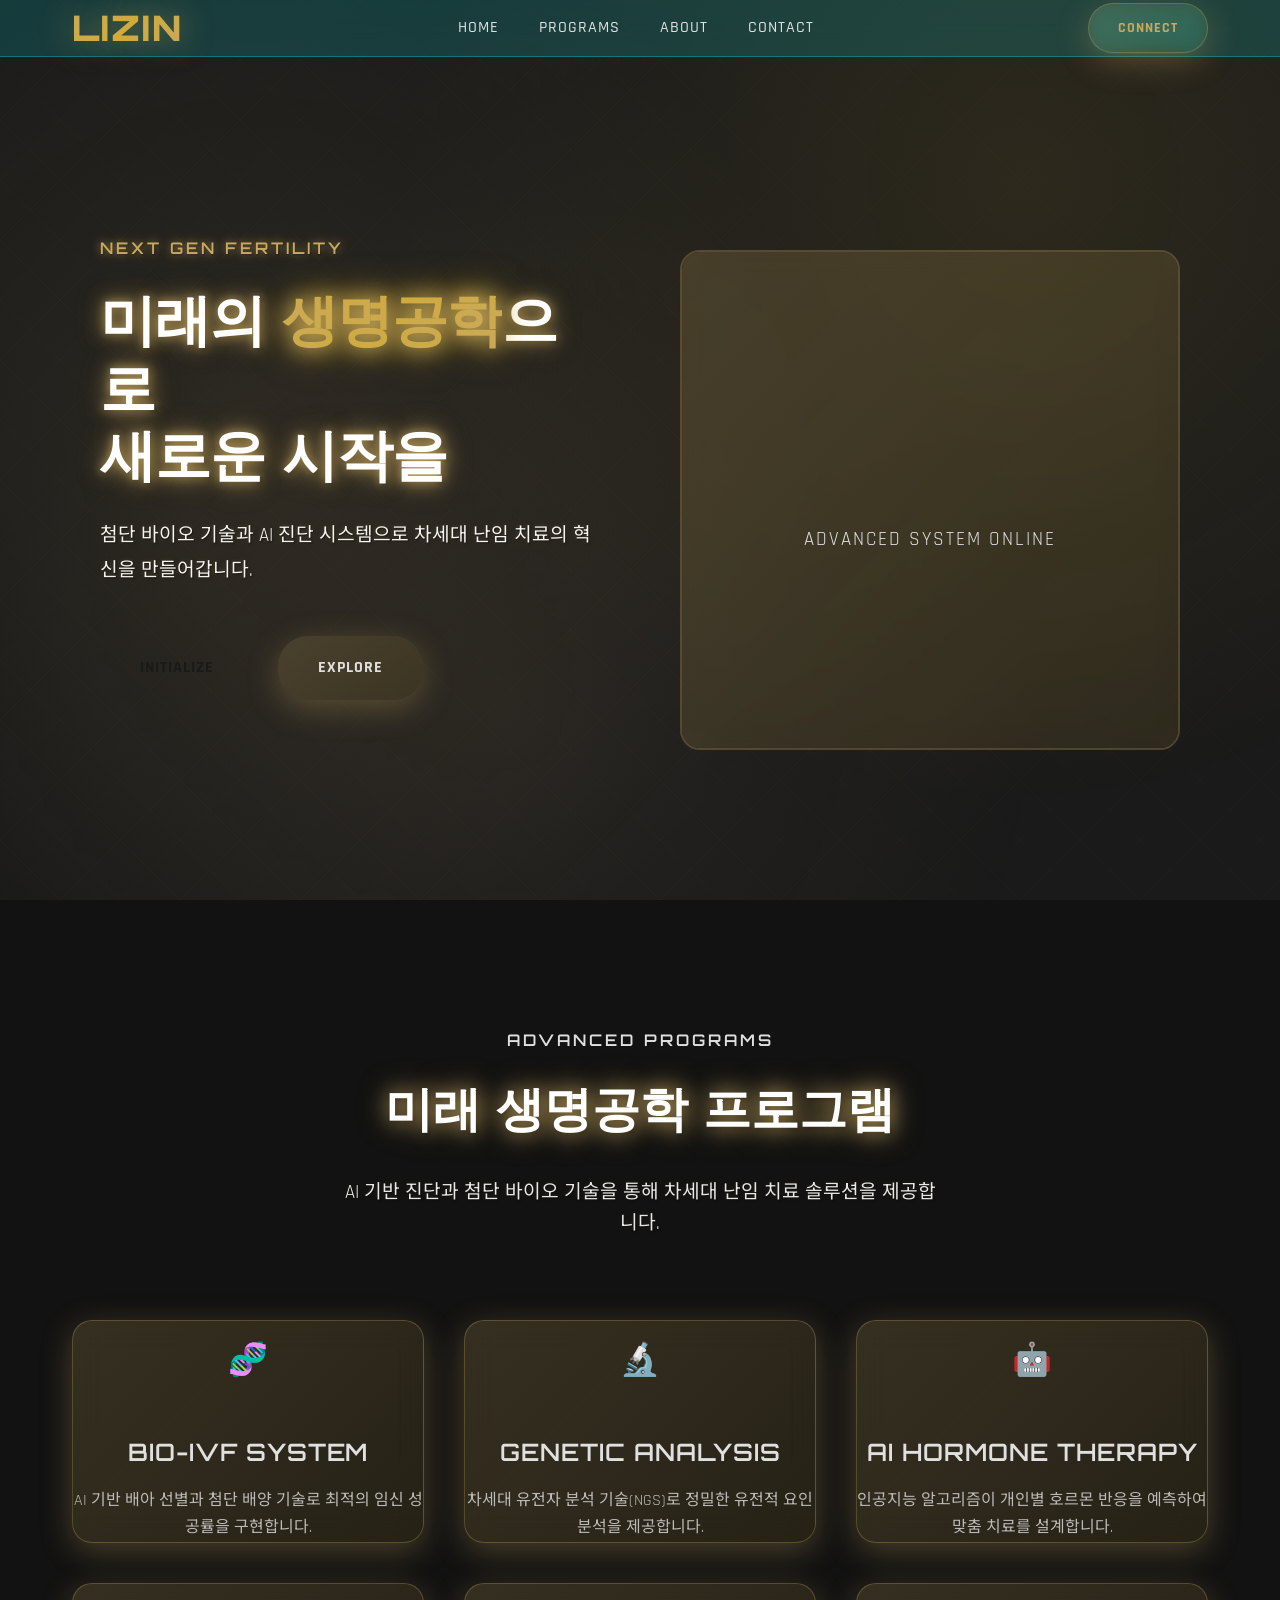
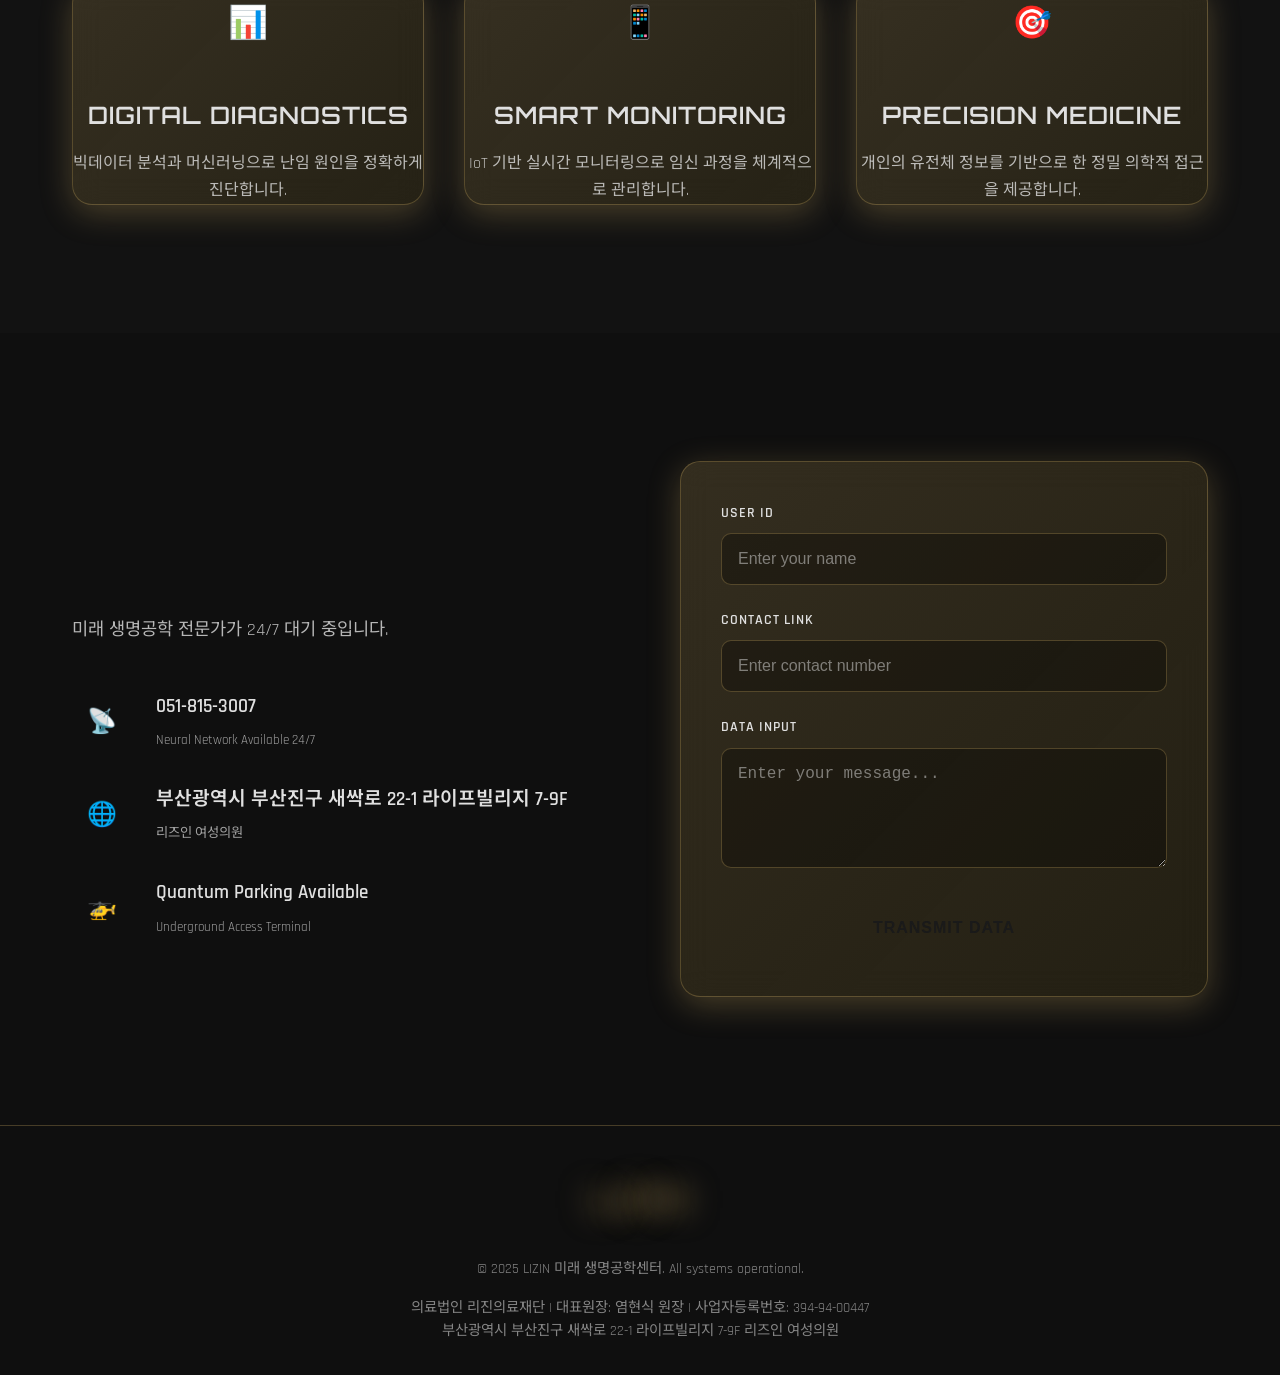
<file: html/hompage/lizin9.html>
<!DOCTYPE html>
<html lang="ko">
<head>
    <meta charset="UTF-8">
    <meta name="viewport" content="width=device-width, initial-scale=1.0">
    <title>LIZIN 미래 생명공학센터 - Next Generation Fertility</title>
    <link href="https://fonts.googleapis.com/css2?family=Orbitron:wght@400;500;700;900&family=Rajdhani:wght@300;400;500;600;700&family=Noto+Sans+KR:wght@300;400;500;600;700&display=swap" rel="stylesheet">
    <style>
        * {
            margin: 0;
            padding: 0;
            box-sizing: border-box;
        }

        :root {
            /* lizin10 색상을 기반으로 한 미래형 팔레트 */
            --primary-gold: #c9a961;
            --futuristic-gold: #d4af37;
            --cyber-accent: #8b7355;
            --primary-cream: #faf8f5;
            --primary-charcoal: #2c2c2c;
            --primary-gray: #666666;
            --dark-bg: #1a1a1a;
            --darker-bg: #0f0f0f;
            --light-gray: #2a2a2a;
            --text-light: #e0e0e0;
            
            /* 글래스모피즘 효과 */
            --glass-bg: rgba(201, 169, 97, 0.15);
            --glass-border: rgba(201, 169, 97, 0.3);
            --glass-shadow: rgba(201, 169, 97, 0.2);
            
            /* 고급 그라데이션 */
            --luxury-gradient: linear-gradient(135deg, #c9a961 0%, #d4af37 50%, #c9a961 100%);
            --futuristic-gradient: linear-gradient(45deg, #c9a961, #d4af37, #8b7355, #faf8f5);
            --glass-gradient: linear-gradient(135deg, rgba(201, 169, 97, 0.2) 0%, rgba(212, 175, 55, 0.1) 100%);
            
            /* 고급 그림자 */
            --luxury-shadow: 0 0 30px rgba(201, 169, 97, 0.6);
            --glass-shadow-main: 0 8px 32px rgba(201, 169, 97, 0.3);
            --card-shadow: 0 10px 40px rgba(0, 0, 0, 0.3);
        }

        body {
            font-family: 'Rajdhani', 'Noto Sans KR', sans-serif;
            line-height: 1.6;
            color: var(--text-light);
            background: var(--dark-bg);
            overflow-x: hidden;
        }

        /* 미래형 배경 효과 */
        body::before {
            content: '';
            position: fixed;
            top: 0;
            left: 0;
            width: 100%;
            height: 100%;
            background: 
                radial-gradient(circle at 20% 50%, rgba(201, 169, 97, 0.1) 0%, transparent 50%),
                radial-gradient(circle at 80% 20%, rgba(212, 175, 55, 0.1) 0%, transparent 50%),
                radial-gradient(circle at 40% 80%, rgba(139, 115, 85, 0.1) 0%, transparent 50%);
            z-index: -1;
            animation: luxuryPulse 10s ease-in-out infinite alternate;
        }

        @keyframes luxuryPulse {
            0% { opacity: 0.5; }
            100% { opacity: 1; }
        }

        /* 글래스모피즘 컨테이너 */
        .container {
            max-width: 1200px;
            margin: 0 auto;
            padding: 0 2rem;
        }

        /* 고급 글래스모피즘 헤더 */
        header {
            position: fixed;
            top: 0;
            left: 0;
            right: 0;
            background: var(--glass-bg);
            backdrop-filter: blur(20px);
            -webkit-backdrop-filter: blur(20px);
            border-bottom: 1px solid var(--glass-border);
            z-index: 1000;
            transition: all 0.3s ease;
        }

        nav {
            display: flex;
            justify-content: space-between;
            align-items: center;
            padding: 1.5rem 0;
        }

        .logo {
            font-family: 'Orbitron', monospace;
            font-size: 2.2rem;
            font-weight: 900;
            background: var(--luxury-gradient);
            -webkit-background-clip: text;
            -webkit-text-fill-color: transparent;
            background-clip: text;
            letter-spacing: 2px;
            text-shadow: var(--luxury-shadow);
        }

        .nav-links {
            display: flex;
            gap: 2.5rem;
            list-style: none;
        }

        .nav-links a {
            text-decoration: none;
            color: var(--text-light);
            font-weight: 500;
            font-size: 1rem;
            text-transform: uppercase;
            letter-spacing: 1px;
            transition: all 0.3s ease;
            position: relative;
        }

        .nav-links a:hover {
            color: var(--primary-gold);
            text-shadow: 0 0 10px var(--primary-gold);
        }

        .nav-links a::after {
            content: '';
            position: absolute;
            bottom: -5px;
            left: 0;
            width: 0;
            height: 2px;
            background: var(--luxury-gradient);
            transition: width 0.3s ease;
            box-shadow: var(--luxury-shadow);
        }

        .nav-links a:hover::after {
            width: 100%;
        }

        .cta-nav {
            background: var(--glass-gradient);
            backdrop-filter: blur(10px);
            border: 1px solid var(--glass-border);
            color: var(--primary-gold);
            padding: 0.8rem 1.8rem;
            border-radius: 25px;
            text-decoration: none;
            font-weight: 700;
            text-transform: uppercase;
            letter-spacing: 1px;
            transition: all 0.3s ease;
            font-size: 0.9rem;
            box-shadow: var(--glass-shadow-main);
        }

        .cta-nav:hover {
            background: var(--primary-gold);
            color: var(--dark-bg);
            transform: translateY(-3px);
            box-shadow: var(--luxury-shadow);
        }

        /* 미래형 고급 히어로 섹션 */
        .hero {
            min-height: 100vh;
            display: flex;
            align-items: center;
            padding-top: 100px;
            position: relative;
        }

        .hero::before {
            content: '';
            position: absolute;
            top: 0;
            left: 0;
            right: 0;
            bottom: 0;
            background: 
                linear-gradient(45deg, transparent 49%, rgba(201, 169, 97, 0.1) 50%, transparent 51%),
                linear-gradient(-45deg, transparent 49%, rgba(212, 175, 55, 0.1) 50%, transparent 51%);
            background-size: 60px 60px;
            opacity: 0.3;
            animation: luxuryGrid 20s linear infinite;
        }

        @keyframes luxuryGrid {
            0% { transform: translateX(0) translateY(0); }
            100% { transform: translateX(60px) translateY(60px); }
        }

        .hero-content {
            display: grid;
            grid-template-columns: 1fr 1fr;
            gap: 5rem;
            align-items: center;
            position: relative;
            z-index: 2;
        }

        .hero-text {
            max-width: 500px;
        }

        .hero-subtitle {
            font-family: 'Orbitron', monospace;
            font-size: 1rem;
            color: var(--primary-gold);
            margin-bottom: 1.5rem;
            font-weight: 600;
            letter-spacing: 3px;
            text-transform: uppercase;
            text-shadow: 
                0 0 10px rgba(201, 169, 97, 0.8),
                1px 1px 2px rgba(0, 0, 0, 0.5);
        }

        .hero-text h1 {
            font-family: 'Orbitron', monospace;
            font-size: 3.5rem;
            font-weight: 900;
            line-height: 1.2;
            margin-bottom: 2rem;
            color: #ffffff;
            letter-spacing: -1px;
            text-shadow: 
                0 0 10px rgba(201, 169, 97, 0.8),
                0 0 20px rgba(201, 169, 97, 0.6),
                0 0 30px rgba(201, 169, 97, 0.4),
                2px 2px 4px rgba(0, 0, 0, 0.8);
        }

        .hero-text h1 .highlight {
            background: var(--luxury-gradient);
            -webkit-background-clip: text;
            -webkit-text-fill-color: transparent;
            background-clip: text;
            text-shadow: 
                0 0 20px rgba(201, 169, 97, 1),
                0 0 30px rgba(212, 175, 55, 0.8),
                0 0 40px rgba(212, 175, 55, 0.6);
            animation: luxuryGlow 3s ease-in-out infinite alternate;
            position: relative;
        }

        .hero-text h1 .highlight::before {
            content: attr(data-text);
            position: absolute;
            top: 0;
            left: 0;
            color: var(--primary-gold);
            text-shadow: none;
            z-index: -1;
        }

        @keyframes luxuryGlow {
            0%, 100% { 
                opacity: 1;
                filter: brightness(1.2);
            }
            50% { 
                opacity: 0.9;
                filter: brightness(1.5);
            }
        }

        .hero-description {
            font-size: 1.2rem;
            color: #ffffff;
            margin-bottom: 3rem;
            line-height: 1.8;
            font-weight: 400;
            opacity: 0.95;
            text-shadow: 
                1px 1px 2px rgba(0, 0, 0, 0.7),
                0 0 5px rgba(201, 169, 97, 0.3);
        }

        .hero-buttons {
            display: flex;
            gap: 1.5rem;
            margin-bottom: 4rem;
        }

        .btn-primary {
            background: var(--cyber-gradient);
            color: var(--dark-bg);
            padding: 1.2rem 2.5rem;
            border-radius: 30px;
            text-decoration: none;
            font-weight: 700;
            font-size: 1rem;
            text-transform: uppercase;
            letter-spacing: 1px;
            transition: all 0.3s ease;
            border: none;
            cursor: pointer;
            box-shadow: var(--neon-shadow);
            position: relative;
            overflow: hidden;
        }

        .btn-primary:hover {
            transform: translateY(-3px);
            box-shadow: 0 0 40px var(--cyber-blue);
        }

        .btn-secondary {
            background: var(--glass-gradient);
            backdrop-filter: blur(15px);
            border: 2px solid var(--cyber-blue);
            color: var(--cyber-blue);
            padding: 1.2rem 2.5rem;
            border-radius: 30px;
            text-decoration: none;
            font-weight: 700;
            font-size: 1rem;
            text-transform: uppercase;
            letter-spacing: 1px;
            transition: all 0.3s ease;
            box-shadow: var(--glass-shadow-main);
        }

        .btn-secondary:hover {
            background: rgba(0, 245, 255, 0.2);
            transform: translateY(-3px);
            box-shadow: var(--neon-shadow);
        }

        /* 사이버 글래스 카드 */
        .cyber-glass-card {
            background: var(--glass-gradient);
            backdrop-filter: blur(15px);
            -webkit-backdrop-filter: blur(15px);
            border: 1px solid var(--glass-border);
            border-radius: 20px;
            padding: 2.5rem;
            box-shadow: var(--glass-shadow-main);
            transition: all 0.3s ease;
            position: relative;
            overflow: hidden;
        }

        .cyber-glass-card::before {
            content: '';
            position: absolute;
            top: 0;
            left: -100%;
            width: 100%;
            height: 100%;
            background: linear-gradient(90deg, transparent, rgba(0, 245, 255, 0.2), transparent);
            transition: left 0.5s ease;
        }

        .cyber-glass-card:hover::before {
            left: 100%;
        }

        .cyber-glass-card:hover {
            transform: translateY(-10px);
            border-color: var(--cyber-blue);
            box-shadow: 0 20px 50px rgba(0, 245, 255, 0.3);
        }

        /* 히어로 비주얼 */
        .hero-visual {
            position: relative;
            height: 500px;
            border-radius: 20px;
            overflow: hidden;
            border: 2px solid var(--glass-border);
        }

        .hero-visual::before {
            content: '';
            position: absolute;
            inset: 0;
            background: var(--glass-gradient);
            backdrop-filter: blur(10px);
            z-index: 2;
        }

        .hero-visual-content {
            position: absolute;
            inset: 0;
            display: flex;
            align-items: center;
            justify-content: center;
            z-index: 3;
        }

        .visual-text {
            text-align: center;
            color: var(--text-light);
        }

        .visual-text h3 {
            font-family: 'Orbitron', monospace;
            font-size: 2.5rem;
            font-weight: 700;
            margin-bottom: 1rem;
            background: var(--cyber-gradient);
            -webkit-background-clip: text;
            -webkit-text-fill-color: transparent;
            background-clip: text;
            text-shadow: var(--neon-shadow);
        }

        .visual-text p {
            font-size: 1.2rem;
            color: var(--cyber-green);
            text-transform: uppercase;
            letter-spacing: 2px;
        }

        /* 서비스 섹션 */
        .services {
            padding: 8rem 0;
            background: rgba(0, 0, 0, 0.3);
        }

        .section-header {
            text-align: center;
            margin-bottom: 5rem;
        }

        .section-subtitle {
            font-family: 'Orbitron', monospace;
            font-size: 1rem;
            color: var(--cyber-pink);
            margin-bottom: 1rem;
            font-weight: 600;
            letter-spacing: 3px;
            text-transform: uppercase;
            text-shadow: 0 0 10px var(--cyber-pink);
        }

        .section-title {
            font-family: 'Orbitron', monospace;
            font-size: 3rem;
            font-weight: 700;
            color: #ffffff;
            margin-bottom: 2rem;
            text-transform: uppercase;
            text-shadow: 
                0 0 20px rgba(201, 169, 97, 0.8),
                0 0 30px rgba(201, 169, 97, 0.6),
                2px 2px 4px rgba(0, 0, 0, 0.8);
        }

        .section-description {
            font-size: 1.2rem;
            color: #ffffff;
            opacity: 0.9;
            max-width: 600px;
            margin: 0 auto;
            text-shadow: 
                1px 1px 2px rgba(0, 0, 0, 0.7),
                0 0 5px rgba(201, 169, 97, 0.2);
        }        .services-grid {
            display: grid;
            grid-template-columns: repeat(auto-fit, minmax(350px, 1fr));
            gap: 2.5rem;
        }

        .service-card {
            text-align: center;
            padding: 0;
            position: relative;
        }

        .service-icon {
            width: 80px;
            height: 80px;
            background: var(--cyber-gradient);
            border-radius: 50%;
            display: flex;
            align-items: center;
            justify-content: center;
            margin: 0 auto 2rem;
            font-size: 2rem;
            color: var(--dark-bg);
            box-shadow: var(--neon-shadow);
            position: relative;
        }

        .service-icon::after {
            content: '';
            position: absolute;
            inset: -5px;
            border-radius: 50%;
            border: 2px solid var(--cyber-blue);
            opacity: 0;
            animation: pulse 2s ease-in-out infinite;
        }

        @keyframes pulse {
            0% { opacity: 0; transform: scale(1); }
            50% { opacity: 1; transform: scale(1.1); }
            100% { opacity: 0; transform: scale(1.2); }
        }

        .service-card h3 {
            font-family: 'Orbitron', monospace;
            font-size: 1.5rem;
            font-weight: 600;
            margin-bottom: 1rem;
            color: var(--cyber-blue);
            text-transform: uppercase;
            letter-spacing: 1px;
        }

        .service-card p {
            color: var(--text-light);
            line-height: 1.7;
            font-size: 1rem;
            opacity: 0.8;
        }

        /* 연락처 섹션 */
        .contact {
            padding: 8rem 0;
            background: var(--darker-bg);
            color: var(--text-light);
        }

        .contact-content {
            display: grid;
            grid-template-columns: 1fr 1fr;
            gap: 5rem;
            align-items: center;
        }

        .contact-info h2 {
            font-family: 'Orbitron', monospace;
            font-size: 2.5rem;
            font-weight: 700;
            margin-bottom: 2rem;
            background: var(--cyber-gradient);
            -webkit-background-clip: text;
            -webkit-text-fill-color: transparent;
            background-clip: text;
            text-transform: uppercase;
        }

        .contact-details {
            display: flex;
            flex-direction: column;
            gap: 2rem;
        }

        .contact-item {
            display: flex;
            align-items: center;
            gap: 1.5rem;
        }

        .contact-icon {
            width: 60px;
            height: 60px;
            background: var(--cyber-gradient);
            border-radius: 50%;
            display: flex;
            align-items: center;
            justify-content: center;
            color: var(--dark-bg);
            font-size: 1.5rem;
            box-shadow: var(--neon-shadow);
        }

        .contact-text strong {
            display: block;
            margin-bottom: 0.3rem;
            color: var(--cyber-blue);
            font-size: 1.2rem;
            font-weight: 600;
        }

        .contact-text small {
            color: var(--text-light);
            opacity: 0.7;
        }

        /* 사이버 문의 폼 */
        .contact-form {
            background: var(--glass-gradient);
            backdrop-filter: blur(15px);
            border: 1px solid var(--glass-border);
            border-radius: 20px;
            padding: 2.5rem;
            box-shadow: var(--glass-shadow-main);
        }

        .form-group {
            margin-bottom: 1.5rem;
        }

        .form-group label {
            display: block;
            margin-bottom: 0.5rem;
            color: var(--cyber-blue);
            font-weight: 600;
            text-transform: uppercase;
            letter-spacing: 1px;
            font-size: 0.9rem;
        }

        .form-control {
            width: 100%;
            padding: 1rem;
            border: 1px solid var(--glass-border);
            border-radius: 10px;
            background: rgba(0, 0, 0, 0.3);
            color: var(--text-light);
            font-size: 1rem;
            transition: all 0.3s ease;
        }

        .form-control::placeholder {
            color: rgba(224, 224, 224, 0.5);
        }

        .form-control:focus {
            outline: none;
            border-color: var(--cyber-blue);
            box-shadow: 0 0 20px rgba(0, 245, 255, 0.3);
            background: rgba(0, 0, 0, 0.5);
        }

        textarea.form-control {
            resize: vertical;
            min-height: 120px;
        }

        /* 푸터 */
        footer {
            background: var(--darker-bg);
            color: rgba(224, 224, 224, 0.8);
            padding: 3rem 0 2rem;
            text-align: center;
            border-top: 1px solid var(--glass-border);
        }

        footer .logo {
            font-size: 2rem;
            margin-bottom: 2rem;
            background: var(--cyber-gradient);
            -webkit-background-clip: text;
            -webkit-text-fill-color: transparent;
            background-clip: text;
        }

        .footer-info {
            font-size: 0.9rem;
            line-height: 1.6;
            opacity: 0.7;
        }

        /* 반응형 디자인 */
        @media (max-width: 768px) {
            .hero-content,
            .contact-content {
                grid-template-columns: 1fr;
                gap: 3rem;
                text-align: center;
            }

            .hero-text h1 {
                font-size: 2.5rem;
            }

            .section-title {
                font-size: 2rem;
            }

            .nav-links {
                display: none;
            }

            .services-grid {
                grid-template-columns: 1fr;
            }
        }

        /* 스크롤 애니메이션 */
        .fade-in {
            opacity: 0;
            transform: translateY(30px);
            transition: all 0.8s ease;
        }

        .fade-in.visible {
            opacity: 1;
            transform: translateY(0);
        }

        /* 사이버 스캔라인 효과 */
        .scanline {
            position: relative;
            overflow: hidden;
        }

        .scanline::after {
            content: '';
            position: absolute;
            top: 0;
            left: -100%;
            width: 100%;
            height: 2px;
            background: var(--cyber-blue);
            box-shadow: 0 0 10px var(--cyber-blue);
            animation: scanline 3s linear infinite;
        }

        @keyframes scanline {
            0% { left: -100%; }
            100% { left: 100%; }
        }
    </style>
</head>
<body>
    <!-- 헤더 -->
    <header>
        <nav class="container">
            <div class="logo">LIZIN</div>
            <ul class="nav-links">
                <li><a href="#home">Home</a></li>
                <li><a href="#services">Programs</a></li>
                <li><a href="#about">About</a></li>
                <li><a href="#contact">Contact</a></li>
            </ul>
            <a href="#contact" class="cta-nav">Connect</a>
        </nav>
    </header>

    <!-- 히어로 섹션 -->
    <section class="hero" id="home">
        <div class="container">
            <div class="hero-content">
                <div class="hero-text">
                    <div class="hero-subtitle">Next Gen Fertility</div>
                    <h1>
                        미래의 <span class="highlight">생명공학</span>으로<br>
                        새로운 시작을
                    </h1>
                    <p class="hero-description">
                        첨단 바이오 기술과 AI 진단 시스템으로 
                        차세대 난임 치료의 혁신을 만들어갑니다.
                    </p>
                    <div class="hero-buttons">
                        <a href="#contact" class="btn-primary">INITIALIZE</a>
                        <a href="#services" class="btn-secondary">EXPLORE</a>
                    </div>
                </div>
                <div class="hero-visual">
                    <div class="hero-visual-content">
                        <div class="visual-text">
                            <h3>BIO-TECH</h3>
                            <p>Advanced System Online</p>
                        </div>
                    </div>
                </div>
            </div>
        </div>
    </section>

    <!-- 서비스 섹션 -->
    <section class="services" id="services">
        <div class="container">
            <div class="section-header fade-in">
                <div class="section-subtitle">Advanced Programs</div>
                <h2 class="section-title">미래 생명공학 프로그램</h2>
                <p class="section-description">
                    AI 기반 진단과 첨단 바이오 기술을 통해 
                    차세대 난임 치료 솔루션을 제공합니다.
                </p>
            </div>
            <div class="services-grid">
                <div class="service-card cyber-glass-card fade-in scanline">
                    <div class="service-icon">🧬</div>
                    <h3>Bio-IVF System</h3>
                    <p>AI 기반 배아 선별과 첨단 배양 기술로 최적의 임신 성공률을 구현합니다.</p>
                </div>
                <div class="service-card cyber-glass-card fade-in scanline">
                    <div class="service-icon">🔬</div>
                    <h3>Genetic Analysis</h3>
                    <p>차세대 유전자 분석 기술(NGS)로 정밀한 유전적 요인 분석을 제공합니다.</p>
                </div>
                <div class="service-card cyber-glass-card fade-in scanline">
                    <div class="service-icon">🤖</div>
                    <h3>AI Hormone Therapy</h3>
                    <p>인공지능 알고리즘이 개인별 호르몬 반응을 예측하여 맞춤 치료를 설계합니다.</p>
                </div>
                <div class="service-card cyber-glass-card fade-in scanline">
                    <div class="service-icon">📊</div>
                    <h3>Digital Diagnostics</h3>
                    <p>빅데이터 분석과 머신러닝으로 난임 원인을 정확하게 진단합니다.</p>
                </div>
                <div class="service-card cyber-glass-card fade-in scanline">
                    <div class="service-icon">📱</div>
                    <h3>Smart Monitoring</h3>
                    <p>IoT 기반 실시간 모니터링으로 임신 과정을 체계적으로 관리합니다.</p>
                </div>
                <div class="service-card cyber-glass-card fade-in scanline">
                    <div class="service-icon">🎯</div>
                    <h3>Precision Medicine</h3>
                    <p>개인의 유전체 정보를 기반으로 한 정밀 의학적 접근을 제공합니다.</p>
                </div>
            </div>
        </div>
    </section>

    <!-- 연락처 섹션 -->
    <section class="contact" id="contact">
        <div class="container">
            <div class="contact-content">
                <div class="contact-info fade-in">
                    <h2>System Access</h2>
                    <p style="margin-bottom: 3rem; color: rgba(224,224,224,0.8); font-size: 1.1rem;">
                        미래 생명공학 전문가가 24/7 대기 중입니다.
                    </p>
                    <div class="contact-details">
                        <div class="contact-item">
                            <div class="contact-icon">📡</div>
                            <div class="contact-text">
                                <strong>051-815-3007</strong>
                                <small>Neural Network Available 24/7</small>
                            </div>
                        </div>
                        <div class="contact-item">
                            <div class="contact-icon">🌐</div>
                            <div class="contact-text">
                                <strong>부산광역시 부산진구 새싹로 22-1 라이프빌리지 7-9F</strong>
                                <small>리즈인 여성의원</small>
                            </div>
                        </div>
                        <div class="contact-item">
                            <div class="contact-icon">🚁</div>
                            <div class="contact-text">
                                <strong>Quantum Parking Available</strong>
                                <small>Underground Access Terminal</small>
                            </div>
                        </div>
                    </div>
                </div>
                <div class="contact-form fade-in">
                    <form>
                        <div class="form-group">
                            <label for="name">User ID</label>
                            <input type="text" id="name" class="form-control" placeholder="Enter your name" required>
                        </div>
                        <div class="form-group">
                            <label for="phone">Contact Link</label>
                            <input type="tel" id="phone" class="form-control" placeholder="Enter contact number" required>
                        </div>
                        <div class="form-group">
                            <label for="message">Data Input</label>
                            <textarea id="message" class="form-control" placeholder="Enter your message..." required></textarea>
                        </div>
                        <button type="submit" class="btn-primary" style="width: 100%;">TRANSMIT DATA</button>
                    </form>
                </div>
            </div>
        </div>
    </section>

    <!-- 푸터 -->
    <footer>
        <div class="container">
            <div class="logo">LIZIN</div>
            <div class="footer-info">
                <p>© 2025 LIZIN 미래 생명공학센터. All systems operational.</p>
                <p style="margin-top: 1rem;">
                    의료법인 리진의료재단 | 대표원장: 염현식 원장 | 사업자등록번호: 394-94-00447<br>
                    부산광역시 부산진구 새싹로 22-1 라이프빌리지 7-9F 리즈인 여성의원
                </p>
            </div>
        </div>
    </footer>

    <script>
        // 스크롤 애니메이션
        const observerOptions = {
            threshold: 0.1,
            rootMargin: '0px 0px -50px 0px'
        };

        const observer = new IntersectionObserver((entries) => {
            entries.forEach(entry => {
                if (entry.isIntersecting) {
                    entry.target.classList.add('visible');
                }
            });
        }, observerOptions);

        // 애니메이션 대상 요소들 관찰
        document.querySelectorAll('.fade-in').forEach(el => {
            observer.observe(el);
        });

        // 사이버틱 헤더 효과
        window.addEventListener('scroll', () => {
            const header = document.querySelector('header');
            if (window.scrollY > 100) {
                header.style.background = 'rgba(0, 245, 255, 0.2)';
                header.style.borderBottom = '1px solid rgba(0, 245, 255, 0.5)';
            } else {
                header.style.background = 'rgba(0, 245, 255, 0.15)';
                header.style.borderBottom = '1px solid rgba(0, 245, 255, 0.3)';
            }
        });

        // 부드러운 스크롤
        document.querySelectorAll('a[href^="#"]').forEach(anchor => {
            anchor.addEventListener('click', function (e) {
                e.preventDefault();
                const target = document.querySelector(this.getAttribute('href'));
                if (target) {
                    target.scrollIntoView({
                        behavior: 'smooth',
                        block: 'start'
                    });
                }
            });
        });

        // 사이버틱 폼 제출 처리
        document.querySelector('.contact-form form').addEventListener('submit', function(e) {
            e.preventDefault();
            
            // 사이버틱 효과
            const button = this.querySelector('button[type="submit"]');
            button.textContent = 'PROCESSING...';
            button.style.background = 'linear-gradient(135deg, #00ff88 0%, #00f5ff 100%)';
            
            setTimeout(() => {
                button.textContent = 'DATA TRANSMITTED';
                setTimeout(() => {
                    alert('시스템에 성공적으로 연결되었습니다. 곧 연락드리겠습니다.');
                    button.textContent = 'TRANSMIT DATA';
                    button.style.background = 'linear-gradient(135deg, #00f5ff 0%, #8b5cf6 50%, #00f5ff 100%)';
                }, 1000);
            }, 2000);
        });

        // 사이버 글리치 효과
        function createGlitchEffect() {
            const title = document.querySelector('.hero-text h1 .highlight');
            if (title) {
                title.style.animation = 'none';
                setTimeout(() => {
                    title.style.animation = 'neonFlicker 2s ease-in-out infinite alternate';
                }, 100);
            }
        }

        setInterval(createGlitchEffect, 10000);

        // 동적 배경 효과
        function updateCyberBackground() {
            const body = document.body;
            const colors = ['rgba(0, 245, 255, 0.1)', 'rgba(139, 92, 246, 0.1)', 'rgba(0, 255, 136, 0.1)', 'rgba(255, 0, 128, 0.1)'];
            const randomColor = colors[Math.floor(Math.random() * colors.length)];
            
            body.style.background = `radial-gradient(circle at ${Math.random() * 100}% ${Math.random() * 100}%, ${randomColor} 0%, transparent 50%), var(--dark-bg)`;
        }

        setInterval(updateCyberBackground, 15000);
    </script>
</body>
</html>
</file>
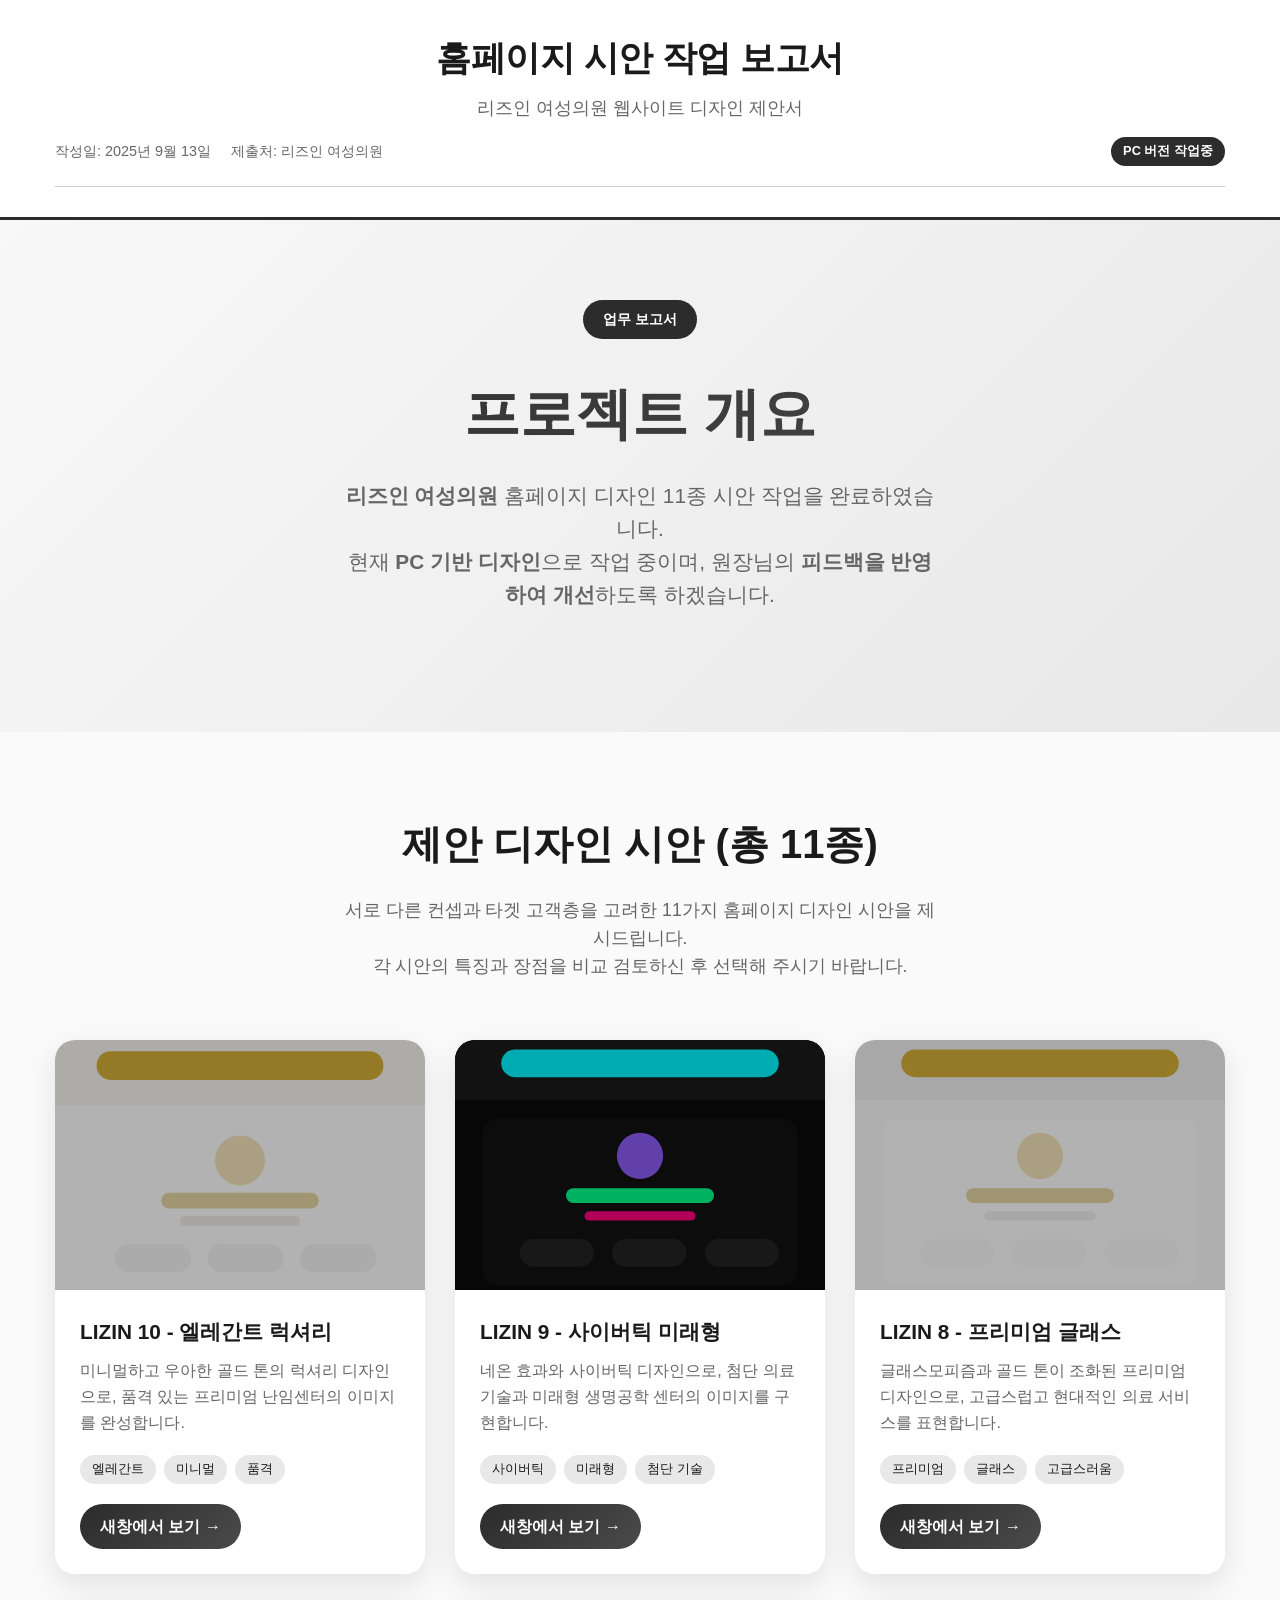
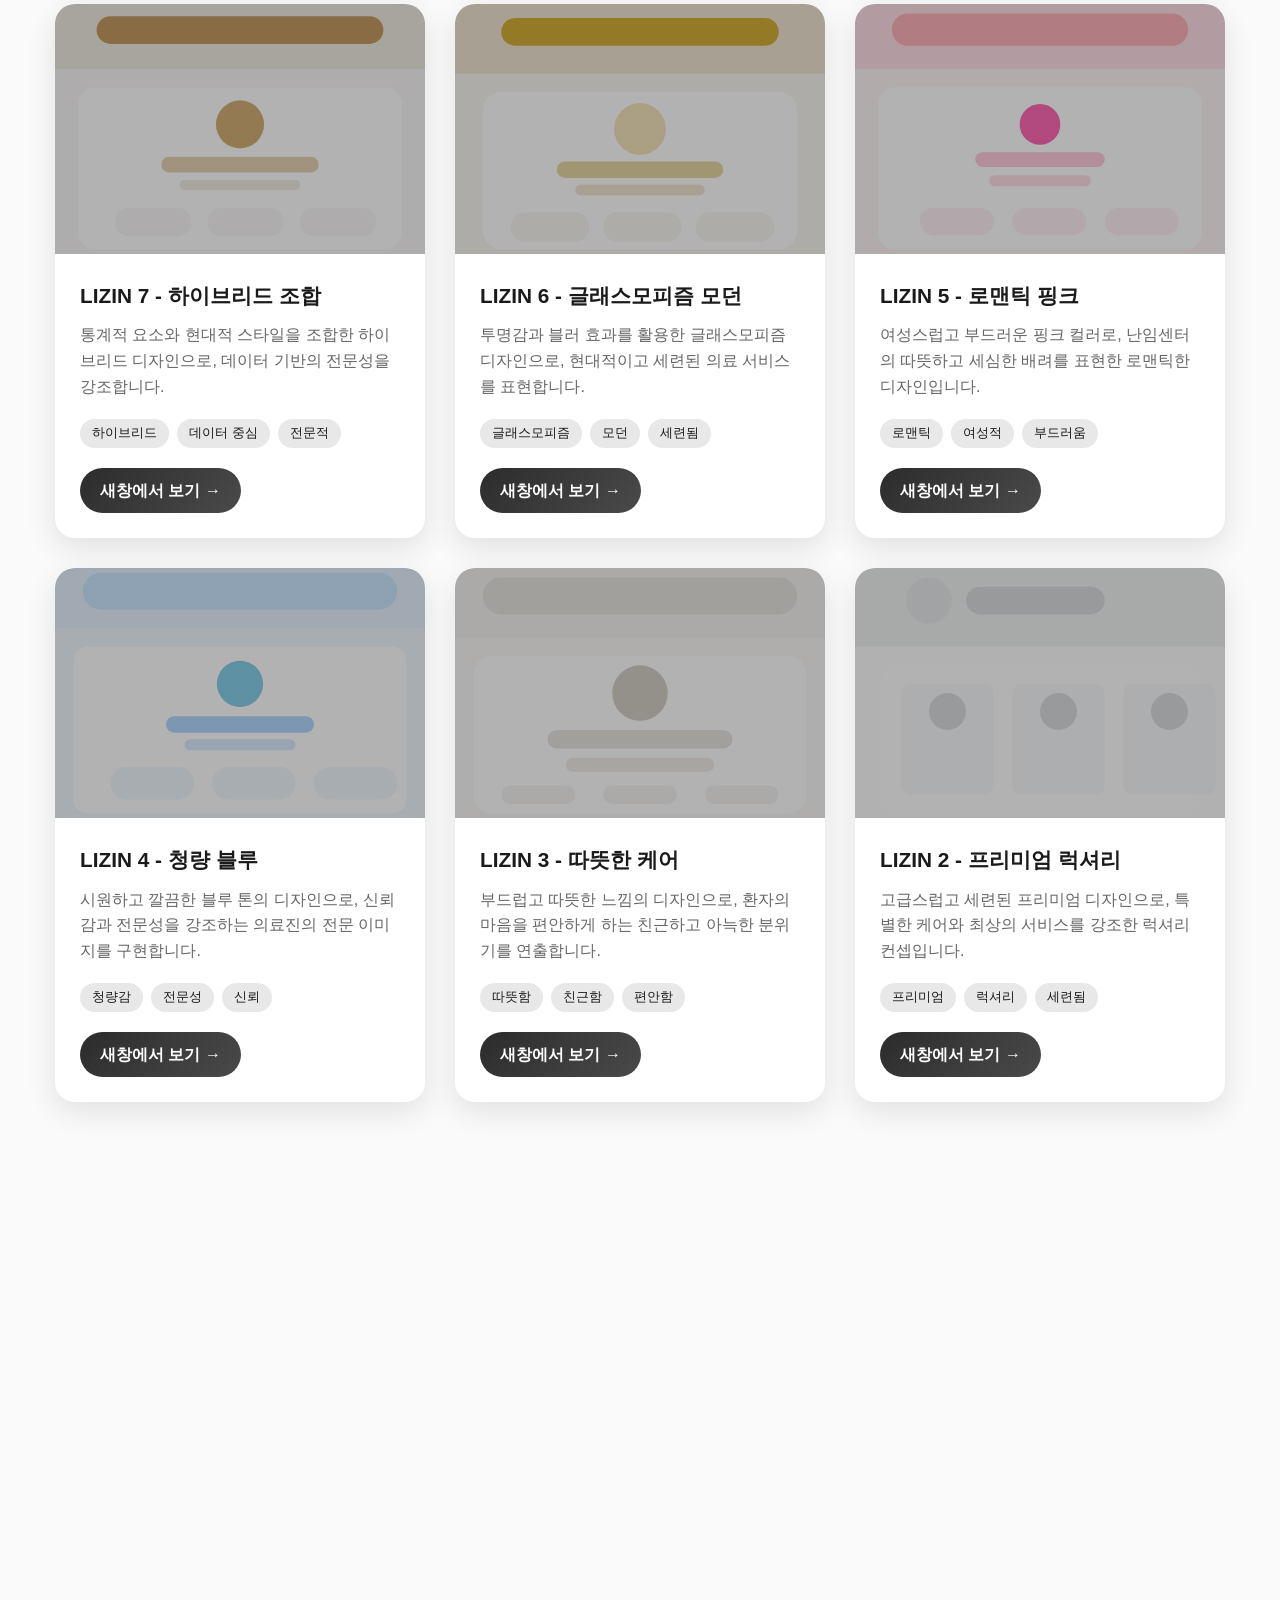
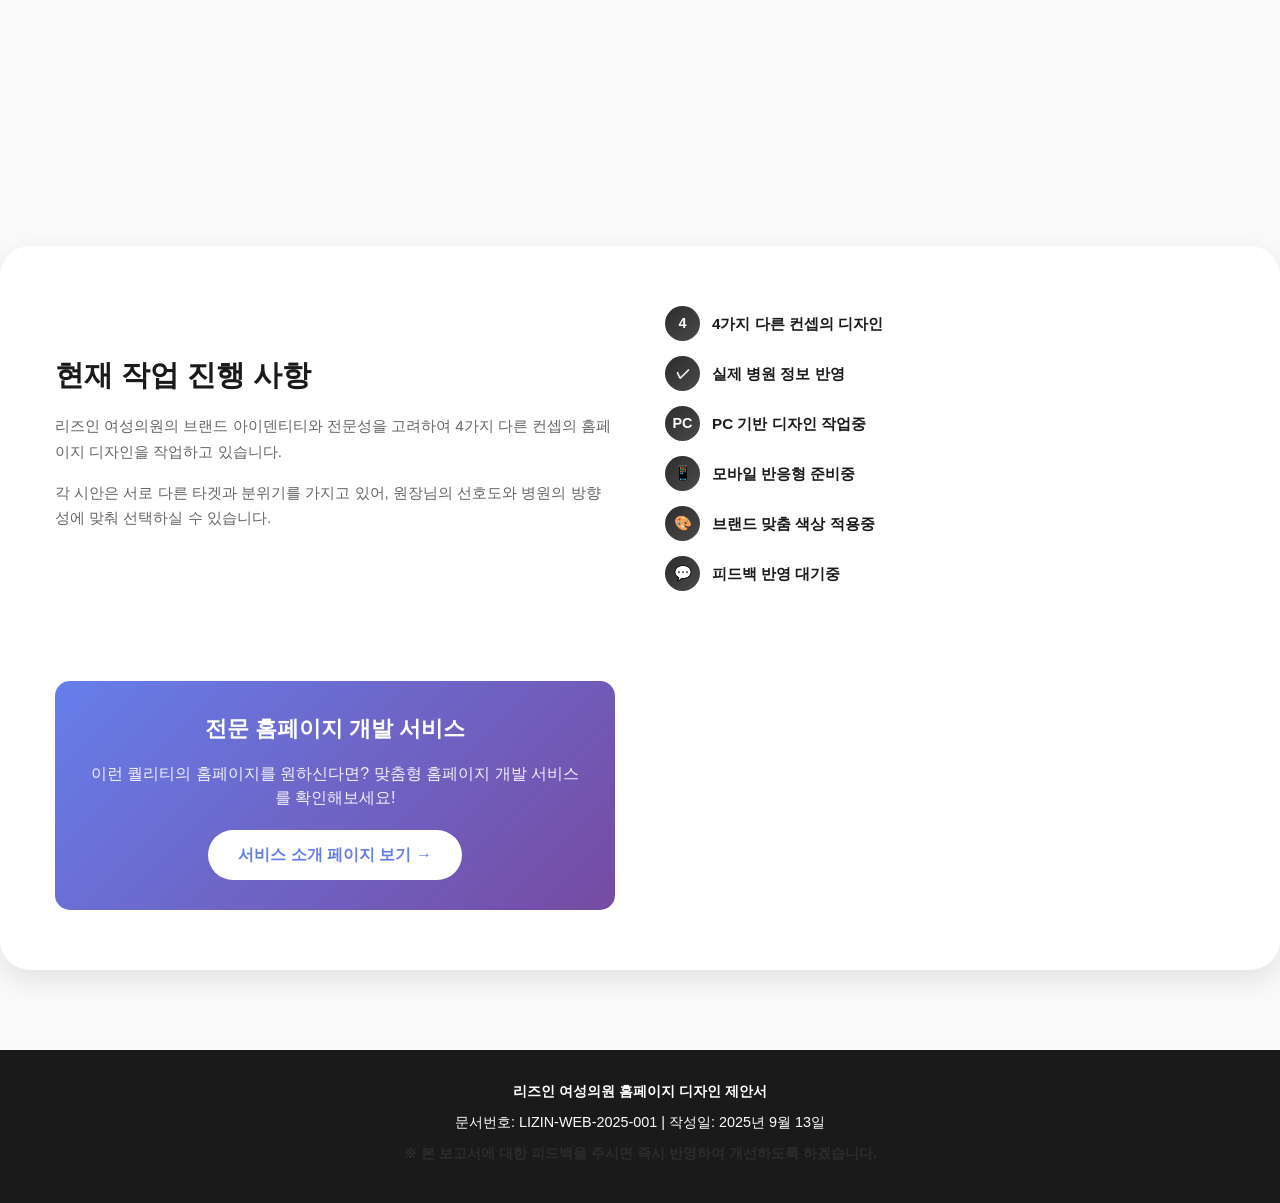
<file: html/hompage/lizin_homepage_portfolio.html>
<!DOCTYPE html>
<html lang="ko">
<head>
    <meta charset="UTF-8">
    <meta name="viewport" content="width=device-width, initial-scale=1.0">
    <title>리즈인 여성의원 - 홈페이지 시안 포트폴리오</title>
    <style>
        :root {
            --primary-color: #2c2c2c;
            --secondary-color: #4a4a4a;
            --accent-color: #e8e8e8;
            --text-dark: #1a1a1a;
            --text-light: #666666;
            --white: #ffffff;
            --background: #fafafa;
            --gradient-primary: linear-gradient(135deg, #2c2c2c 0%, #4a4a4a 100%);
            --gradient-hero: linear-gradient(135deg, #f8f8f8 0%, #e8e8e8 100%);
            --shadow: 0 10px 30px rgba(0, 0, 0, 0.1);
        }

        * {
            margin: 0;
            padding: 0;
            box-sizing: border-box;
        }

        body {
            font-family: 'Segoe UI', Tahoma, Geneva, Verdana, sans-serif;
            background: var(--background);
            color: var(--text-dark);
            line-height: 1.6;
        }

        .container {
            max-width: 1200px;
            margin: 0 auto;
            padding: 0 20px;
        }

        /* Header */
        .header {
            background: var(--white);
            padding: 30px 0;
            border-bottom: 3px solid var(--primary-color);
            position: sticky;
            top: 0;
            z-index: 1000;
        }

        .header-content {
            text-align: center;
            border-bottom: 1px solid #d0d0d0;
            padding-bottom: 20px;
        }

        .document-title {
            font-size: 2.2rem;
            font-weight: 700;
            color: var(--text-dark);
            margin-bottom: 8px;
            letter-spacing: -0.5px;
        }

        .document-subtitle {
            font-size: 1.1rem;
            color: var(--text-light);
            margin-bottom: 15px;
        }

        .report-info {
            display: flex;
            justify-content: space-between;
            align-items: center;
            margin-top: 15px;
            font-size: 0.9rem;
            color: var(--text-light);
        }

        .report-date {
            display: flex;
            gap: 20px;
        }

        .report-status {
            background: var(--primary-color);
            color: white;
            padding: 4px 12px;
            border-radius: 15px;
            font-weight: 600;
            font-size: 0.8rem;
        }

        /* Hero Section */
        .hero {
            background: var(--gradient-hero);
            padding: 80px 0;
            text-align: center;
        }

        .hero h1 {
            font-size: 3.5rem;
            font-weight: 800;
            margin-bottom: 20px;
            background: var(--gradient-primary);
            -webkit-background-clip: text;
            -webkit-text-fill-color: transparent;
            background-clip: text;
        }

        .hero p {
            font-size: 1.3rem;
            color: var(--text-light);
            margin-bottom: 40px;
            max-width: 600px;
            margin-left: auto;
            margin-right: auto;
        }

        .badge {
            display: inline-block;
            background: var(--primary-color);
            color: white;
            padding: 8px 20px;
            border-radius: 25px;
            font-size: 0.9rem;
            font-weight: 600;
            margin-bottom: 30px;
        }

        /* Portfolio Grid */
        .portfolio {
            padding: 80px 0;
        }

        .section-title {
            text-align: center;
            font-size: 2.5rem;
            font-weight: 700;
            margin-bottom: 20px;
            color: var(--text-dark);
        }

        .section-subtitle {
            text-align: center;
            font-size: 1.1rem;
            color: var(--text-light);
            margin-bottom: 60px;
            max-width: 600px;
            margin-left: auto;
            margin-right: auto;
        }

        .portfolio-grid {
            display: grid;
            grid-template-columns: repeat(auto-fit, minmax(280px, 1fr));
            gap: 30px;
            margin-bottom: 60px;
        }

        .portfolio-card {
            background: var(--white);
            border-radius: 20px;
            overflow: hidden;
            box-shadow: var(--shadow);
            transition: all 0.3s ease;
            cursor: pointer;
        }

        .portfolio-card:hover {
            transform: translateY(-10px);
            box-shadow: 0 20px 60px rgba(0, 0, 0, 0.15);
        }

        .card-preview {
            position: relative;
            height: 250px;
            display: flex;
            align-items: center;
            justify-content: center;
            overflow: hidden;
            background-size: cover;
            background-position: center;
            background-repeat: no-repeat;
        }

        /* 각 시안별 배경 이미지 */
        .lizin0-preview {
            background-image: linear-gradient(rgba(0, 0, 0, 0.3), rgba(0, 0, 0, 0.3)), 
                             url('data:image/svg+xml,<svg xmlns="http://www.w3.org/2000/svg" viewBox="0 0 400 300"><rect fill="%23f8f9fa" width="400" height="300"/><rect fill="%23ffffff" x="20" y="20" width="360" height="60" rx="5"/><rect fill="%23e9ecef" x="30" y="30" width="80" height="40" rx="3"/><rect fill="%23dee2e6" x="320" y="30" width="50" height="40" rx="3"/><rect fill="%23ffffff" x="20" y="100" width="360" height="180" rx="5"/><circle fill="%236c757d" cx="100" cy="140" r="20"/><rect fill="%23adb5bd" x="130" y="130" width="200" height="20" rx="10"/><rect fill="%23ced4da" x="130" y="160" width="160" height="15" rx="7"/><rect fill="%23e9ecef" x="30" y="200" width="100" height="60" rx="5"/><rect fill="%23e9ecef" x="150" y="200" width="100" height="60" rx="5"/><rect fill="%23e9ecef" x="270" y="200" width="100" height="60" rx="5"/></svg>');
        }

        .lizin1-preview {
            background-image: linear-gradient(rgba(0, 0, 0, 0.3), rgba(0, 0, 0, 0.3)), 
                             url('data:image/svg+xml,<svg xmlns="http://www.w3.org/2000/svg" viewBox="0 0 400 300"><rect fill="%23ffffff" width="400" height="300"/><rect fill="%23f8f9fa" x="0" y="0" width="400" height="80"/><rect fill="%23e9ecef" x="20" y="20" width="60" height="40" rx="3"/><rect fill="%23dee2e6" x="320" y="20" width="60" height="40" rx="3"/><rect fill="%23ffffff" x="50" y="100" width="300" height="120" rx="10"/><circle fill="%236c757d" cx="200" cy="130" r="15"/><rect fill="%23adb5bd" x="120" y="155" width="160" height="15" rx="7"/><rect fill="%23ced4da" x="150" y="180" width="100" height="10" rx="5"/><rect fill="%23f8f9fa" x="60" y="240" width="80" height="40" rx="5"/><rect fill="%23f8f9fa" x="160" y="240" width="80" height="40" rx="5"/><rect fill="%23f8f9fa" x="260" y="240" width="80" height="40" rx="5"/></svg>');
        }

        .lizin2-preview {
            background-image: linear-gradient(rgba(0, 0, 0, 0.3), rgba(0, 0, 0, 0.3)), 
                             url('data:image/svg+xml,<svg xmlns="http://www.w3.org/2000/svg" viewBox="0 0 400 300"><rect fill="%23fefefe" width="400" height="300"/><rect fill="%23f1f3f4" x="0" y="0" width="400" height="100"/><circle fill="%23e8eaed" cx="80" cy="50" r="25"/><rect fill="%23dadce0" x="120" y="35" width="150" height="30" rx="15"/><rect fill="%23ffffff" x="30" y="120" width="340" height="160" rx="15"/><rect fill="%23f8f9fa" x="50" y="140" width="100" height="120" rx="10"/><rect fill="%23f8f9fa" x="170" y="140" width="100" height="120" rx="10"/><rect fill="%23f8f9fa" x="290" y="140" width="100" height="120" rx="10"/><circle fill="%23dadce0" cx="100" cy="170" r="20"/><circle fill="%23dadce0" cx="220" cy="170" r="20"/><circle fill="%23dadce0" cx="340" cy="170" r="20"/></svg>');
        }

        .lizin3-preview {
            background-image: linear-gradient(rgba(0, 0, 0, 0.3), rgba(0, 0, 0, 0.3)), 
                             url('data:image/svg+xml,<svg xmlns="http://www.w3.org/2000/svg" viewBox="0 0 400 300"><rect fill="%23faf9f7" width="400" height="300"/><rect fill="%23f5f3f0" x="0" y="0" width="400" height="90"/><rect fill="%23e8e5e0" x="30" y="25" width="340" height="40" rx="20"/><rect fill="%23ffffff" x="20" y="110" width="360" height="170" rx="20"/><circle fill="%23d4cfc7" cx="200" cy="150" r="30"/><rect fill="%23e8e5e0" x="100" y="190" width="200" height="20" rx="10"/><rect fill="%23f0ede8" x="120" y="220" width="160" height="15" rx="7"/><rect fill="%23f5f3f0" x="50" y="250" width="80" height="20" rx="10"/><rect fill="%23f5f3f0" x="160" y="250" width="80" height="20" rx="10"/><rect fill="%23f5f3f0" x="270" y="250" width="80" height="20" rx="10"/></svg>');
        }

        .lizin4-preview {
            background-image: linear-gradient(rgba(0, 0, 0, 0.3), rgba(0, 0, 0, 0.3)), 
                             url('data:image/svg+xml,<svg xmlns="http://www.w3.org/2000/svg" viewBox="0 0 400 300"><rect fill="%23f0f8ff" width="400" height="300"/><rect fill="%23e6f3ff" x="0" y="0" width="400" height="80"/><rect fill="%23cce7ff" x="30" y="20" width="340" height="40" rx="20"/><rect fill="%23ffffff" x="20" y="100" width="360" height="180" rx="15"/><circle fill="%2387ceeb" cx="200" cy="140" r="25"/><rect fill="%23b3d9ff" x="120" y="175" width="160" height="18" rx="9"/><rect fill="%23d9ecff" x="140" y="200" width="120" height="12" rx="6"/><rect fill="%23f0f8ff" x="60" y="230" width="90" height="35" rx="17"/><rect fill="%23f0f8ff" x="170" y="230" width="90" height="35" rx="17"/><rect fill="%23f0f8ff" x="280" y="230" width="90" height="35" rx="17"/></svg>');
        }

        .lizin5-preview {
            background-image: linear-gradient(rgba(0, 0, 0, 0.3), rgba(0, 0, 0, 0.3)), 
                             url('data:image/svg+xml,<svg xmlns="http://www.w3.org/2000/svg" viewBox="0 0 400 300"><rect fill="%23fff5f5" width="400" height="300"/><rect fill="%23ffe0e6" x="0" y="0" width="400" height="85"/><rect fill="%23ffb3ba" x="40" y="25" width="320" height="35" rx="17"/><rect fill="%23ffffff" x="25" y="105" width="350" height="175" rx="18"/><circle fill="%23ff69b4" cx="200" cy="145" r="22"/><rect fill="%23ffccdd" x="130" y="175" width="140" height="16" rx="8"/><rect fill="%23ffe0e6" x="145" y="200" width="110" height="12" rx="6"/><rect fill="%23fff0f5" x="70" y="235" width="80" height="30" rx="15"/><rect fill="%23fff0f5" x="170" y="235" width="80" height="30" rx="15"/><rect fill="%23fff0f5" x="270" y="235" width="80" height="30" rx="15"/></svg>');
        }

        .lizin6-preview {
            background-image: linear-gradient(rgba(0, 0, 0, 0.3), rgba(0, 0, 0, 0.3)), 
                             url('data:image/svg+xml,<svg xmlns="http://www.w3.org/2000/svg" viewBox="0 0 400 300"><rect fill="%23f8f6f0" width="400" height="300"/><rect fill="%23f0e6d2" x="0" y="0" width="400" height="90"/><rect fill="%23d4af37" x="50" y="30" width="300" height="30" rx="15"/><rect fill="%23ffffff" x="30" y="110" width="340" height="170" rx="20"/><circle fill="%23f4e4bc" cx="200" cy="150" r="28"/><rect fill="%23e6d7a3" x="110" y="185" width="180" height="18" rx="9"/><rect fill="%23f0e6d2" x="130" y="210" width="140" height="12" rx="6"/><rect fill="%23f8f6f0" x="60" y="240" width="85" height="32" rx="16"/><rect fill="%23f8f6f0" x="160" y="240" width="85" height="32" rx="16"/><rect fill="%23f8f6f0" x="260" y="240" width="85" height="32" rx="16"/></svg>');
        }

        .lizin7-preview {
            background-image: linear-gradient(rgba(0, 0, 0, 0.3), rgba(0, 0, 0, 0.3)), 
                             url('data:image/svg+xml,<svg xmlns="http://www.w3.org/2000/svg" viewBox="0 0 400 300"><rect fill="%23f9f7f7" width="400" height="300"/><rect fill="%23f0ebe2" x="0" y="0" width="400" height="85"/><rect fill="%23c49b61" x="45" y="28" width="310" height="30" rx="15"/><rect fill="%23ffffff" x="25" y="105" width="350" height="175" rx="18"/><circle fill="%23d4af75" cx="200" cy="145" r="26"/><rect fill="%23e6d2b3" x="115" y="180" width="170" height="17" rx="8"/><rect fill="%23f0ebe2" x="135" y="205" width="130" height="11" rx="5"/><rect fill="%23f9f7f7" x="65" y="235" width="82" height="31" rx="15"/><rect fill="%23f9f7f7" x="165" y="235" width="82" height="31" rx="15"/><rect fill="%23f9f7f7" x="265" y="235" width="82" height="31" rx="15"/></svg>');
        }

        .lizin8-preview {
            background-image: linear-gradient(rgba(0, 0, 0, 0.3), rgba(0, 0, 0, 0.3)), 
                             url('data:image/svg+xml,<svg xmlns="http://www.w3.org/2000/svg" viewBox="0 0 400 300"><rect fill="%23fafafa" width="400" height="300"/><rect fill="%23f0f0f0" x="0" y="0" width="400" height="80"/><rect fill="%23d4af37" x="50" y="25" width="300" height="30" rx="15"/><rect fill="%23ffffff" x="30" y="100" width="340" height="180" rx="15"/><circle fill="%23f4e4bc" cx="200" cy="140" r="25"/><rect fill="%23e6d7a3" x="120" y="175" width="160" height="16" rx="8"/><rect fill="%23f0f0f0" x="140" y="200" width="120" height="10" rx="5"/><rect fill="%23fafafa" x="70" y="230" width="80" height="30" rx="15"/><rect fill="%23fafafa" x="170" y="230" width="80" height="30" rx="15"/><rect fill="%23fafafa" x="270" y="230" width="80" height="30" rx="15"/></svg>');
        }

        .lizin9-preview {
            background-image: linear-gradient(rgba(0, 0, 0, 0.3), rgba(0, 0, 0, 0.3)), 
                             url('data:image/svg+xml,<svg xmlns="http://www.w3.org/2000/svg" viewBox="0 0 400 300"><rect fill="%230a0a0a" width="400" height="300"/><rect fill="%231a1a1a" x="0" y="0" width="400" height="80"/><rect fill="%2300f5ff" x="50" y="25" width="300" height="30" rx="15"/><rect fill="%23111111" x="30" y="100" width="340" height="180" rx="15"/><circle fill="%238b5cf6" cx="200" cy="140" r="25"/><rect fill="%2300ff88" x="120" y="175" width="160" height="16" rx="8"/><rect fill="%23ff0080" x="140" y="200" width="120" height="10" rx="5"/><rect fill="%23222222" x="70" y="230" width="80" height="30" rx="15"/><rect fill="%23222222" x="170" y="230" width="80" height="30" rx="15"/><rect fill="%23222222" x="270" y="230" width="80" height="30" rx="15"/></svg>');
        }

        .lizin10-preview {
            background-image: linear-gradient(rgba(0, 0, 0, 0.3), rgba(0, 0, 0, 0.3)), 
                             url('data:image/svg+xml,<svg xmlns="http://www.w3.org/2000/svg" viewBox="0 0 400 300"><rect fill="%23ffffff" width="400" height="300"/><rect fill="%23f8f6f0" x="0" y="0" width="400" height="85"/><rect fill="%23d4af37" x="45" y="27" width="310" height="31" rx="15"/><rect fill="%23ffffff" x="25" y="105" width="350" height="175" rx="20"/><circle fill="%23f4e4bc" cx="200" cy="145" r="27"/><rect fill="%23e6d7a3" x="115" y="180" width="170" height="17" rx="8"/><rect fill="%23f0ede8" x="135" y="205" width="130" height="11" rx="5"/><rect fill="%23f5f5f5" x="65" y="235" width="82" height="31" rx="15"/><rect fill="%23f5f5f5" x="165" y="235" width="82" height="31" rx="15"/><rect fill="%23f5f5f5" x="265" y="235" width="82" height="31" rx="15"/></svg>');
        }

        .card-overlay {
            position: absolute;
            top: 0;
            left: 0;
            right: 0;
            bottom: 0;
            background: linear-gradient(45deg, rgba(44, 44, 44, 0.9), rgba(74, 74, 74, 0.9));
            display: flex;
            align-items: center;
            justify-content: center;
            opacity: 0;
            transition: opacity 0.3s ease;
        }

        .portfolio-card:hover .card-overlay {
            opacity: 1;
        }

        .overlay-text {
            color: white;
            font-size: 1.1rem;
            font-weight: 600;
            text-align: center;
        }

        .card-content {
            padding: 25px;
        }

        .card-title {
            font-size: 1.3rem;
            font-weight: 700;
            margin-bottom: 10px;
            color: var(--text-dark);
        }

        .card-description {
            color: var(--text-light);
            margin-bottom: 20px;
            line-height: 1.6;
        }

        .card-features {
            display: flex;
            flex-wrap: wrap;
            gap: 8px;
            margin-bottom: 20px;
        }

        .feature-tag {
            background: var(--accent-color);
            color: var(--text-dark);
            padding: 4px 12px;
            border-radius: 15px;
            font-size: 0.8rem;
            font-weight: 500;
        }

        .card-action {
            display: inline-flex;
            align-items: center;
            background: var(--gradient-primary);
            color: white;
            text-decoration: none;
            padding: 10px 20px;
            border-radius: 25px;
            font-weight: 600;
            transition: all 0.3s ease;
        }

        .card-action:hover {
            background: linear-gradient(135deg, #1a1a1a 0%, #333333 100%);
            transform: translateY(-2px);
        }

        /* Summary Section */
        .summary {
            background: var(--white);
            padding: 60px 0;
            margin-top: 40px;
            border-radius: 30px;
            box-shadow: var(--shadow);
        }

        .summary-content {
            display: grid;
            grid-template-columns: 1fr 1fr;
            gap: 50px;
            align-items: center;
        }

        .summary-text h2 {
            font-size: 2.2rem;
            font-weight: 700;
            margin-bottom: 20px;
            color: var(--text-dark);
        }

        .summary-text p {
            color: var(--text-light);
            margin-bottom: 20px;
            line-height: 1.7;
        }

        .summary-features {
            display: flex;
            flex-direction: column;
            gap: 15px;
        }

        .feature-item {
            display: flex;
            align-items: center;
            gap: 15px;
        }

        .feature-icon {
            width: 40px;
            height: 40px;
            background: var(--gradient-primary);
            border-radius: 50%;
            display: flex;
            align-items: center;
            justify-content: center;
            color: white;
            font-weight: bold;
        }

        .feature-text {
            font-weight: 600;
            color: var(--text-dark);
        }

        /* Footer */
        .footer {
            background: var(--text-dark);
            color: white;
            padding: 40px 0;
            text-align: center;
            margin-top: 80px;
        }

        .footer p {
            margin-bottom: 10px;
        }

        .contact-info {
            color: var(--primary-color);
            font-weight: 600;
        }

        /* Service Link Hover Effect */
        .service-link a:hover {
            transform: translateY(-2px);
            box-shadow: 0 5px 15px rgba(0,0,0,0.2);
        }

        /* Responsive Design */
        @media (max-width: 1024px) {
            .header {
                padding: 20px 0;
            }

            .document-title {
                font-size: 1.8rem;
            }

            .hero h1 {
                font-size: 3rem;
            }

            .hero p {
                font-size: 1.1rem;
                padding: 0 20px;
            }

            .portfolio-grid {
                grid-template-columns: repeat(2, 1fr);
                gap: 25px;
            }

            .card-preview {
                height: 200px;
            }

            .summary-content {
                gap: 40px;
            }
        }

        @media (max-width: 768px) {
            .header {
                padding: 15px 0;
            }

            .header-content {
                padding-bottom: 15px;
            }

            .document-title {
                font-size: 1.5rem;
                line-height: 1.3;
            }

            .document-subtitle {
                font-size: 1rem;
                margin-bottom: 10px;
            }

            .report-info {
                flex-direction: column;
                gap: 10px;
                text-align: center;
            }

            .report-date {
                flex-direction: column;
                gap: 5px;
            }

            .hero {
                padding: 60px 0;
            }

            .hero h1 {
                font-size: 2.5rem;
                line-height: 1.2;
            }

            .hero p {
                font-size: 1rem;
                margin-bottom: 30px;
                padding: 0 10px;
            }

            .badge {
                font-size: 0.8rem;
                padding: 6px 16px;
                margin-bottom: 20px;
            }

            .portfolio {
                padding: 60px 0;
            }

            .section-title {
                font-size: 2rem;
                margin-bottom: 15px;
            }

            .section-subtitle {
                font-size: 1rem;
                margin-bottom: 40px;
                padding: 0 10px;
            }

            .portfolio-grid {
                grid-template-columns: 1fr;
                gap: 20px;
            }

            .card-preview {
                height: 180px;
            }

            .card-content {
                padding: 20px;
            }

            .card-title {
                font-size: 1.2rem;
                margin-bottom: 8px;
            }

            .card-description {
                font-size: 0.9rem;
                line-height: 1.5;
                margin-bottom: 15px;
            }

            .feature-tag {
                font-size: 0.75rem;
                padding: 3px 10px;
            }

            .card-action {
                padding: 8px 16px;
                font-size: 0.9rem;
            }

            .summary {
                padding: 40px 0;
                margin-top: 30px;
            }

            .summary-content {
                grid-template-columns: 1fr;
                gap: 30px;
                text-align: center;
            }

            .service-link a:hover {
                transform: translateY(-2px);
                box-shadow: 0 5px 15px rgba(0,0,0,0.2);
            }
        }            .summary-text h2 {
                font-size: 1.8rem;
                margin-bottom: 15px;
            }

            .summary-text p {
                font-size: 0.95rem;
                margin-bottom: 15px;
            }

            .feature-item {
                gap: 12px;
            }

            .feature-icon {
                width: 35px;
                height: 35px;
                font-size: 0.9rem;
            }

            .feature-text {
                font-size: 0.95rem;
            }

            .footer {
                padding: 30px 0;
            }

            .footer p {
                font-size: 0.9rem;
                margin-bottom: 8px;
            }

            .container {
                padding: 0 15px;
            }
        }

        @media (max-width: 480px) {
            .header {
                padding: 12px 0;
            }

            .document-title {
                font-size: 1.3rem;
                margin-bottom: 6px;
            }

            .document-subtitle {
                font-size: 0.9rem;
            }

            .report-info {
                font-size: 0.8rem;
            }

            .report-status {
                font-size: 0.75rem;
                padding: 3px 10px;
            }

            .hero {
                padding: 40px 0;
            }

            .hero h1 {
                font-size: 2rem;
                margin-bottom: 15px;
            }

            .hero p {
                font-size: 0.9rem;
                line-height: 1.5;
            }

            .badge {
                font-size: 0.75rem;
                padding: 5px 12px;
            }

            .portfolio {
                padding: 40px 0;
            }

            .section-title {
                font-size: 1.8rem;
                margin-bottom: 12px;
            }

            .section-subtitle {
                font-size: 0.9rem;
                margin-bottom: 30px;
            }

            .portfolio-grid {
                gap: 15px;
            }

            .card-preview {
                height: 150px;
            }

            .card-content {
                padding: 15px;
            }

            .card-title {
                font-size: 1.1rem;
                margin-bottom: 6px;
            }

            .card-description {
                font-size: 0.85rem;
                margin-bottom: 12px;
            }

            .card-features {
                gap: 6px;
                margin-bottom: 15px;
            }

            .feature-tag {
                font-size: 0.7rem;
                padding: 2px 8px;
            }

            .card-action {
                padding: 6px 14px;
                font-size: 0.85rem;
            }

            .summary {
                padding: 30px 0;
                margin-top: 20px;
            }

            .summary-text h2 {
                font-size: 1.5rem;
                margin-bottom: 12px;
            }

            .summary-text p {
                font-size: 0.9rem;
                margin-bottom: 12px;
            }

            .summary-features {
                gap: 12px;
            }

            .feature-item {
                gap: 10px;
            }

            .feature-icon {
                width: 30px;
                height: 30px;
                font-size: 0.8rem;
            }

            .feature-text {
                font-size: 0.9rem;
            }

            .footer {
                padding: 25px 0;
            }

            .footer p {
                font-size: 0.85rem;
                margin-bottom: 6px;
            }

            .container {
                padding: 0 12px;
            }

            .overlay-text {
                font-size: 1rem;
            }
        }

        /* Modal Responsive */
        @media (max-width: 768px) {
            .modal-content {
                margin: 1% auto;
                width: 98%;
                height: 95%;
            }

            .modal-header {
                padding: 15px;
            }

            .modal-title {
                font-size: 1.1rem;
            }

            .close {
                font-size: 1.5rem;
            }
        }

        /* Modal Styles */
        .modal {
            display: none;
            position: fixed;
            z-index: 2000;
            left: 0;
            top: 0;
            width: 100%;
            height: 100%;
            background-color: rgba(0, 0, 0, 0.8);
        }

        .modal-content {
            position: relative;
            margin: 2% auto;
            width: 95%;
            height: 90%;
            background: white;
            border-radius: 15px;
            overflow: hidden;
        }

        .modal-header {
            background: var(--gradient-primary);
            color: white;
            padding: 20px;
            display: flex;
            justify-content: space-between;
            align-items: center;
        }

        .modal-title {
            font-size: 1.3rem;
            font-weight: 600;
        }

        .close {
            font-size: 2rem;
            cursor: pointer;
            background: none;
            border: none;
            color: white;
        }

        .modal-iframe {
            width: 100%;
            height: calc(100% - 80px);
            border: none;
        }
    </style>
</head>
<body>
    <!-- Header -->
    <header class="header">
        <div class="container">
            <div class="header-content">
                <h1 class="document-title">홈페이지 시안 작업 보고서</h1>
                <p class="document-subtitle">리즈인 여성의원 웹사이트 디자인 제안서</p>
                <div class="report-info">
                    <div class="report-date">
                        <span>작성일: 2025년 9월 13일</span>
                        <span>제출처: 리즈인 여성의원</span>
                    </div>
                    <div class="report-status">PC 버전 작업중</div>
                </div>
            </div>
        </div>
    </header>

    <!-- Executive Summary -->
    <section class="hero">
        <div class="container">
            <div class="badge">업무 보고서</div>
            <h1>프로젝트 개요</h1>
            <p><strong>리즈인 여성의원</strong> 홈페이지 디자인 11종 시안 작업을 완료하였습니다.<br>
            현재 <strong>PC 기반 디자인</strong>으로 작업 중이며, 원장님의 <strong>피드백을 반영하여 개선</strong>하도록 하겠습니다.</p>
        </div>
    </section>

    <!-- Design Proposals -->
    <section class="portfolio">
        <div class="container">
            <h2 class="section-title">제안 디자인 시안 (총 11종)</h2>
            <p class="section-subtitle">
                서로 다른 컨셉과 타겟 고객층을 고려한 11가지 홈페이지 디자인 시안을 제시드립니다.<br>
                각 시안의 특징과 장점을 비교 검토하신 후 선택해 주시기 바랍니다.
            </p>

            <div class="portfolio-grid">
                <!-- Lizin 10 -->
                <div class="portfolio-card">
                    <div class="card-preview lizin10-preview">
                        <div class="card-overlay">
                            <div class="overlay-text">클릭하여 새창에서 보기</div>
                        </div>
                    </div>
                    <div class="card-content">
                        <h3 class="card-title">LIZIN 10 - 엘레간트 럭셔리</h3>
                        <p class="card-description">
                            미니멀하고 우아한 골드 톤의 럭셔리 디자인으로, 품격 있는 프리미엄 난임센터의 이미지를 완성합니다.
                        </p>
                        <div class="card-features">
                            <span class="feature-tag">엘레간트</span>
                            <span class="feature-tag">미니멀</span>
                            <span class="feature-tag">품격</span>
                        </div>
                        <a href="lizin10.html" target="_blank" class="card-action">새창에서 보기 →</a>
                    </div>
                </div>

                <!-- Lizin 9 -->
                <div class="portfolio-card">
                    <div class="card-preview lizin9-preview">
                        <div class="card-overlay">
                            <div class="overlay-text">클릭하여 새창에서 보기</div>
                        </div>
                    </div>
                    <div class="card-content">
                        <h3 class="card-title">LIZIN 9 - 사이버틱 미래형</h3>
                        <p class="card-description">
                            네온 효과와 사이버틱 디자인으로, 첨단 의료 기술과 미래형 생명공학 센터의 이미지를 구현합니다.
                        </p>
                        <div class="card-features">
                            <span class="feature-tag">사이버틱</span>
                            <span class="feature-tag">미래형</span>
                            <span class="feature-tag">첨단 기술</span>
                        </div>
                        <a href="lizin9.html" target="_blank" class="card-action">새창에서 보기 →</a>
                    </div>
                </div>

                <!-- Lizin 8 -->
                <div class="portfolio-card">
                    <div class="card-preview lizin8-preview">
                        <div class="card-overlay">
                            <div class="overlay-text">클릭하여 새창에서 보기</div>
                        </div>
                    </div>
                    <div class="card-content">
                        <h3 class="card-title">LIZIN 8 - 프리미엄 글래스</h3>
                        <p class="card-description">
                            글래스모피즘과 골드 톤이 조화된 프리미엄 디자인으로, 고급스럽고 현대적인 의료 서비스를 표현합니다.
                        </p>
                        <div class="card-features">
                            <span class="feature-tag">프리미엄</span>
                            <span class="feature-tag">글래스</span>
                            <span class="feature-tag">고급스러움</span>
                        </div>
                        <a href="lizin8.html" target="_blank" class="card-action">새창에서 보기 →</a>
                    </div>
                </div>

                <!-- Lizin 7 -->
                <div class="portfolio-card">
                    <div class="card-preview lizin7-preview">
                        <div class="card-overlay">
                            <div class="overlay-text">클릭하여 새창에서 보기</div>
                        </div>
                    </div>
                    <div class="card-content">
                        <h3 class="card-title">LIZIN 7 - 하이브리드 조합</h3>
                        <p class="card-description">
                            통계적 요소와 현대적 스타일을 조합한 하이브리드 디자인으로, 데이터 기반의 전문성을 강조합니다.
                        </p>
                        <div class="card-features">
                            <span class="feature-tag">하이브리드</span>
                            <span class="feature-tag">데이터 중심</span>
                            <span class="feature-tag">전문적</span>
                        </div>
                        <a href="lizin7.html" target="_blank" class="card-action">새창에서 보기 →</a>
                    </div>
                </div>

                <!-- Lizin 6 -->
                <div class="portfolio-card">
                    <div class="card-preview lizin6-preview">
                        <div class="card-overlay">
                            <div class="overlay-text">클릭하여 새창에서 보기</div>
                        </div>
                    </div>
                    <div class="card-content">
                        <h3 class="card-title">LIZIN 6 - 글래스모피즘 모던</h3>
                        <p class="card-description">
                            투명감과 블러 효과를 활용한 글래스모피즘 디자인으로, 현대적이고 세련된 의료 서비스를 표현합니다.
                        </p>
                        <div class="card-features">
                            <span class="feature-tag">글래스모피즘</span>
                            <span class="feature-tag">모던</span>
                            <span class="feature-tag">세련됨</span>
                        </div>
                        <a href="lizin6.html" target="_blank" class="card-action">새창에서 보기 →</a>
                    </div>
                </div>

                <!-- Lizin 5 -->
                <div class="portfolio-card">
                    <div class="card-preview lizin5-preview">
                        <div class="card-overlay">
                            <div class="overlay-text">클릭하여 새창에서 보기</div>
                        </div>
                    </div>
                    <div class="card-content">
                        <h3 class="card-title">LIZIN 5 - 로맨틱 핑크</h3>
                        <p class="card-description">
                            여성스럽고 부드러운 핑크 컬러로, 난임센터의 따뜻하고 세심한 배려를 표현한 로맨틱한 디자인입니다.
                        </p>
                        <div class="card-features">
                            <span class="feature-tag">로맨틱</span>
                            <span class="feature-tag">여성적</span>
                            <span class="feature-tag">부드러움</span>
                        </div>
                        <a href="lizin5.html" target="_blank" class="card-action">새창에서 보기 →</a>
                    </div>
                </div>

                <!-- Lizin 4 -->
                <div class="portfolio-card">
                    <div class="card-preview lizin4-preview">
                        <div class="card-overlay">
                            <div class="overlay-text">클릭하여 새창에서 보기</div>
                        </div>
                    </div>
                    <div class="card-content">
                        <h3 class="card-title">LIZIN 4 - 청량 블루</h3>
                        <p class="card-description">
                            시원하고 깔끔한 블루 톤의 디자인으로, 신뢰감과 전문성을 강조하는 의료진의 전문 이미지를 구현합니다.
                        </p>
                        <div class="card-features">
                            <span class="feature-tag">청량감</span>
                            <span class="feature-tag">전문성</span>
                            <span class="feature-tag">신뢰</span>
                        </div>
                        <a href="lizin4.html" target="_blank" class="card-action">새창에서 보기 →</a>
                    </div>
                </div>

                <!-- Lizin 3 -->
                <div class="portfolio-card">
                    <div class="card-preview lizin3-preview">
                        <div class="card-overlay">
                            <div class="overlay-text">클릭하여 새창에서 보기</div>
                        </div>
                    </div>
                    <div class="card-content">
                        <h3 class="card-title">LIZIN 3 - 따뜻한 케어</h3>
                        <p class="card-description">
                            부드럽고 따뜻한 느낌의 디자인으로, 환자의 마음을 편안하게 하는 친근하고 아늑한 분위기를 연출합니다.
                        </p>
                        <div class="card-features">
                            <span class="feature-tag">따뜻함</span>
                            <span class="feature-tag">친근함</span>
                            <span class="feature-tag">편안함</span>
                        </div>
                        <a href="lizin3.html" target="_blank" class="card-action">새창에서 보기 →</a>
                    </div>
                </div>

                <!-- Lizin 2 -->
                <div class="portfolio-card">
                    <div class="card-preview lizin2-preview">
                        <div class="card-overlay">
                            <div class="overlay-text">클릭하여 새창에서 보기</div>
                        </div>
                    </div>
                    <div class="card-content">
                        <h3 class="card-title">LIZIN 2 - 프리미엄 럭셔리</h3>
                        <p class="card-description">
                            고급스럽고 세련된 프리미엄 디자인으로, 특별한 케어와 최상의 서비스를 강조한 럭셔리 컨셉입니다.
                        </p>
                        <div class="card-features">
                            <span class="feature-tag">프리미엄</span>
                            <span class="feature-tag">럭셔리</span>
                            <span class="feature-tag">세련됨</span>
                        </div>
                        <a href="lizin2.html" target="_blank" class="card-action">새창에서 보기 →</a>
                    </div>
                </div>

                <!-- Lizin 1 -->
                <div class="portfolio-card">
                    <div class="card-preview lizin1-preview">
                        <div class="card-overlay">
                            <div class="overlay-text">클릭하여 새창에서 보기</div>
                        </div>
                    </div>
                    <div class="card-content">
                        <h3 class="card-title">LIZIN 1 - 모던 미니멀</h3>
                        <p class="card-description">
                            깔끔하고 현대적인 미니멀 디자인으로, 젊은 층과 모던함을 선호하는 환자들에게 어필하는 스타일입니다.
                        </p>
                        <div class="card-features">
                            <span class="feature-tag">모던</span>
                            <span class="feature-tag">미니멀</span>
                            <span class="feature-tag">트렌디</span>
                        </div>
                        <a href="lizin1.html" target="_blank" class="card-action">새창에서 보기 →</a>
                    </div>
                </div>

                <!-- Lizin 0 -->
                <div class="portfolio-card">
                    <div class="card-preview lizin0-preview">
                        <div class="card-overlay">
                            <div class="overlay-text">클릭하여 새창에서 보기</div>
                        </div>
                    </div>
                    <div class="card-content">
                        <h3 class="card-title">LIZIN 0 - 클래식 엘레간트</h3>
                        <p class="card-description">
                            차분하고 신뢰감 있는 클래식한 디자인으로, 전문의료진의 안정감을 강조한 레이아웃입니다.
                        </p>
                        <div class="card-features">
                            <span class="feature-tag">클래식</span>
                            <span class="feature-tag">신뢰감</span>
                            <span class="feature-tag">전문성</span>
                        </div>
                        <a href="lizin0.html" target="_blank" class="card-action">새창에서 보기 →</a>
                    </div>
                </div>
            </div>
        </div>
    </section>

    <!-- Summary Section -->
    <section class="summary">
        <div class="container">
            <div class="summary-content">
                <div class="summary-text">
                    <h2>현재 작업 진행 사항</h2>
                    <p>리즈인 여성의원의 브랜드 아이덴티티와 전문성을 고려하여 4가지 다른 컨셉의 홈페이지 디자인을 작업하고 있습니다.</p>
                    <p>각 시안은 서로 다른 타겟과 분위기를 가지고 있어, 원장님의 선호도와 병원의 방향성에 맞춰 선택하실 수 있습니다.</p>
                </div>
                <div class="summary-features">
                    <div class="feature-item">
                        <div class="feature-icon">4</div>
                        <div class="feature-text">4가지 다른 컨셉의 디자인</div>
                    </div>
                    <div class="feature-item">
                        <div class="feature-icon">✓</div>
                        <div class="feature-text">실제 병원 정보 반영</div>
                    </div>
                    <div class="feature-item">
                        <div class="feature-icon">PC</div>
                        <div class="feature-text">PC 기반 디자인 작업중</div>
                    </div>
                    <div class="feature-item">
                        <div class="feature-icon">📱</div>
                        <div class="feature-text">모바일 반응형 준비중</div>
                    </div>
                    <div class="feature-item">
                        <div class="feature-icon">🎨</div>
                        <div class="feature-text">브랜드 맞춤 색상 적용중</div>
                    </div>
                    <div class="feature-item">
                        <div class="feature-icon">💬</div>
                        <div class="feature-text">피드백 반영 대기중</div>
                    </div>
                </div>

                <!-- Service Link Section -->
                <div class="service-link" style="margin-top: 40px; padding: 30px; background: linear-gradient(135deg, #667eea 0%, #764ba2 100%); border-radius: 15px; text-align: center;">
                    <h3 style="color: white; margin-bottom: 15px; font-size: 1.4rem; font-weight: 700;">전문 홈페이지 개발 서비스</h3>
                    <p style="color: rgba(255,255,255,0.9); margin-bottom: 20px; line-height: 1.5;">
                        이런 퀄리티의 홈페이지를 원하신다면? 맞춤형 홈페이지 개발 서비스를 확인해보세요!
                    </p>
                    <a href="../homepage_development_landing.html" target="_blank" 
                       style="display: inline-block; background: white; color: #667eea; padding: 12px 30px; border-radius: 25px; text-decoration: none; font-weight: 600; transition: all 0.3s ease; transform: translateY(0);">
                        서비스 소개 페이지 보기 →
                    </a>
                </div>
            </div>
        </div>
    </section>

    <!-- Modal -->
    <div id="previewModal" class="modal">
        <div class="modal-content">
            <div class="modal-header">
                <h3 class="modal-title" id="modalTitle">홈페이지 미리보기</h3>
                <button class="close" onclick="closeModal()">&times;</button>
            </div>
            <iframe id="modalIframe" class="modal-iframe"></iframe>
        </div>
    </div>

    <!-- Footer -->
    <footer class="footer">
        <div class="container">
            <p><strong>리즈인 여성의원 홈페이지 디자인 제안서</strong></p>
            <p>문서번호: LIZIN-WEB-2025-001 | 작성일: 2025년 9월 13일</p>
            <p class="contact-info">※ 본 보고서에 대한 피드백을 주시면 즉시 반영하여 개선하도록 하겠습니다.</p>
        </div>
    </footer>

    <script>
        // Modal functionality
        function openModal(url, title) {
            document.getElementById('previewModal').style.display = 'block';
            document.getElementById('modalIframe').src = url;
            document.getElementById('modalTitle').textContent = title;
            document.body.style.overflow = 'hidden';
        }

        function closeModal() {
            document.getElementById('previewModal').style.display = 'none';
            document.getElementById('modalIframe').src = '';
            document.body.style.overflow = 'auto';
        }

        // Close modal when clicking outside
        window.onclick = function(event) {
            const modal = document.getElementById('previewModal');
            if (event.target === modal) {
                closeModal();
            }
        }

        // ESC key to close modal
        document.addEventListener('keydown', function(event) {
            if (event.key === 'Escape') {
                closeModal();
            }
        });

        // Smooth scrolling for anchor links
        document.querySelectorAll('a[href^="#"]').forEach(anchor => {
            anchor.addEventListener('click', function (e) {
                e.preventDefault();
                const target = document.querySelector(this.getAttribute('href'));
                if (target) {
                    target.scrollIntoView({
                        behavior: 'smooth',
                        block: 'start'
                    });
                }
            });
        });

        // Add loading animation
        window.addEventListener('load', function() {
            document.querySelectorAll('.portfolio-card').forEach((card, index) => {
                card.style.opacity = '0';
                card.style.transform = 'translateY(20px)';
                setTimeout(() => {
                    card.style.transition = 'all 0.6s ease';
                    card.style.opacity = '1';
                    card.style.transform = 'translateY(0)';
                }, index * 200);
            });
        });

        // Add click event to portfolio cards for new window opening
        document.querySelectorAll('.portfolio-card').forEach(card => {
            card.addEventListener('click', function(e) {
                // 버튼 클릭이 아닌 경우에만 새창 열기
                if (!e.target.classList.contains('card-action')) {
                    const cardTitle = this.querySelector('.card-title').textContent;
                    let url = '';
                    
                    if (cardTitle.includes('LIZIN 10')) {
                        url = 'lizin10.html';
                    } else if (cardTitle.includes('LIZIN 0')) {
                        url = 'lizin0.html';
                    } else if (cardTitle.includes('LIZIN 1')) {
                        url = 'lizin1.html';
                    } else if (cardTitle.includes('LIZIN 2')) {
                        url = 'lizin2.html';
                    } else if (cardTitle.includes('LIZIN 3')) {
                        url = 'lizin3.html';
                    } else if (cardTitle.includes('LIZIN 4')) {
                        url = 'lizin4.html';
                    } else if (cardTitle.includes('LIZIN 5')) {
                        url = 'lizin5.html';
                    } else if (cardTitle.includes('LIZIN 6')) {
                        url = 'lizin6.html';
                    } else if (cardTitle.includes('LIZIN 7')) {
                        url = 'lizin7.html';
                    } else if (cardTitle.includes('LIZIN 8')) {
                        url = 'lizin8.html';
                    } else if (cardTitle.includes('LIZIN 9')) {
                        url = 'lizin9.html';
                    }
                    
                    if (url) {
                        window.open(url, '_blank');
                    }
                }
            });
        });
    </script>
</body>
</html>
</file>
